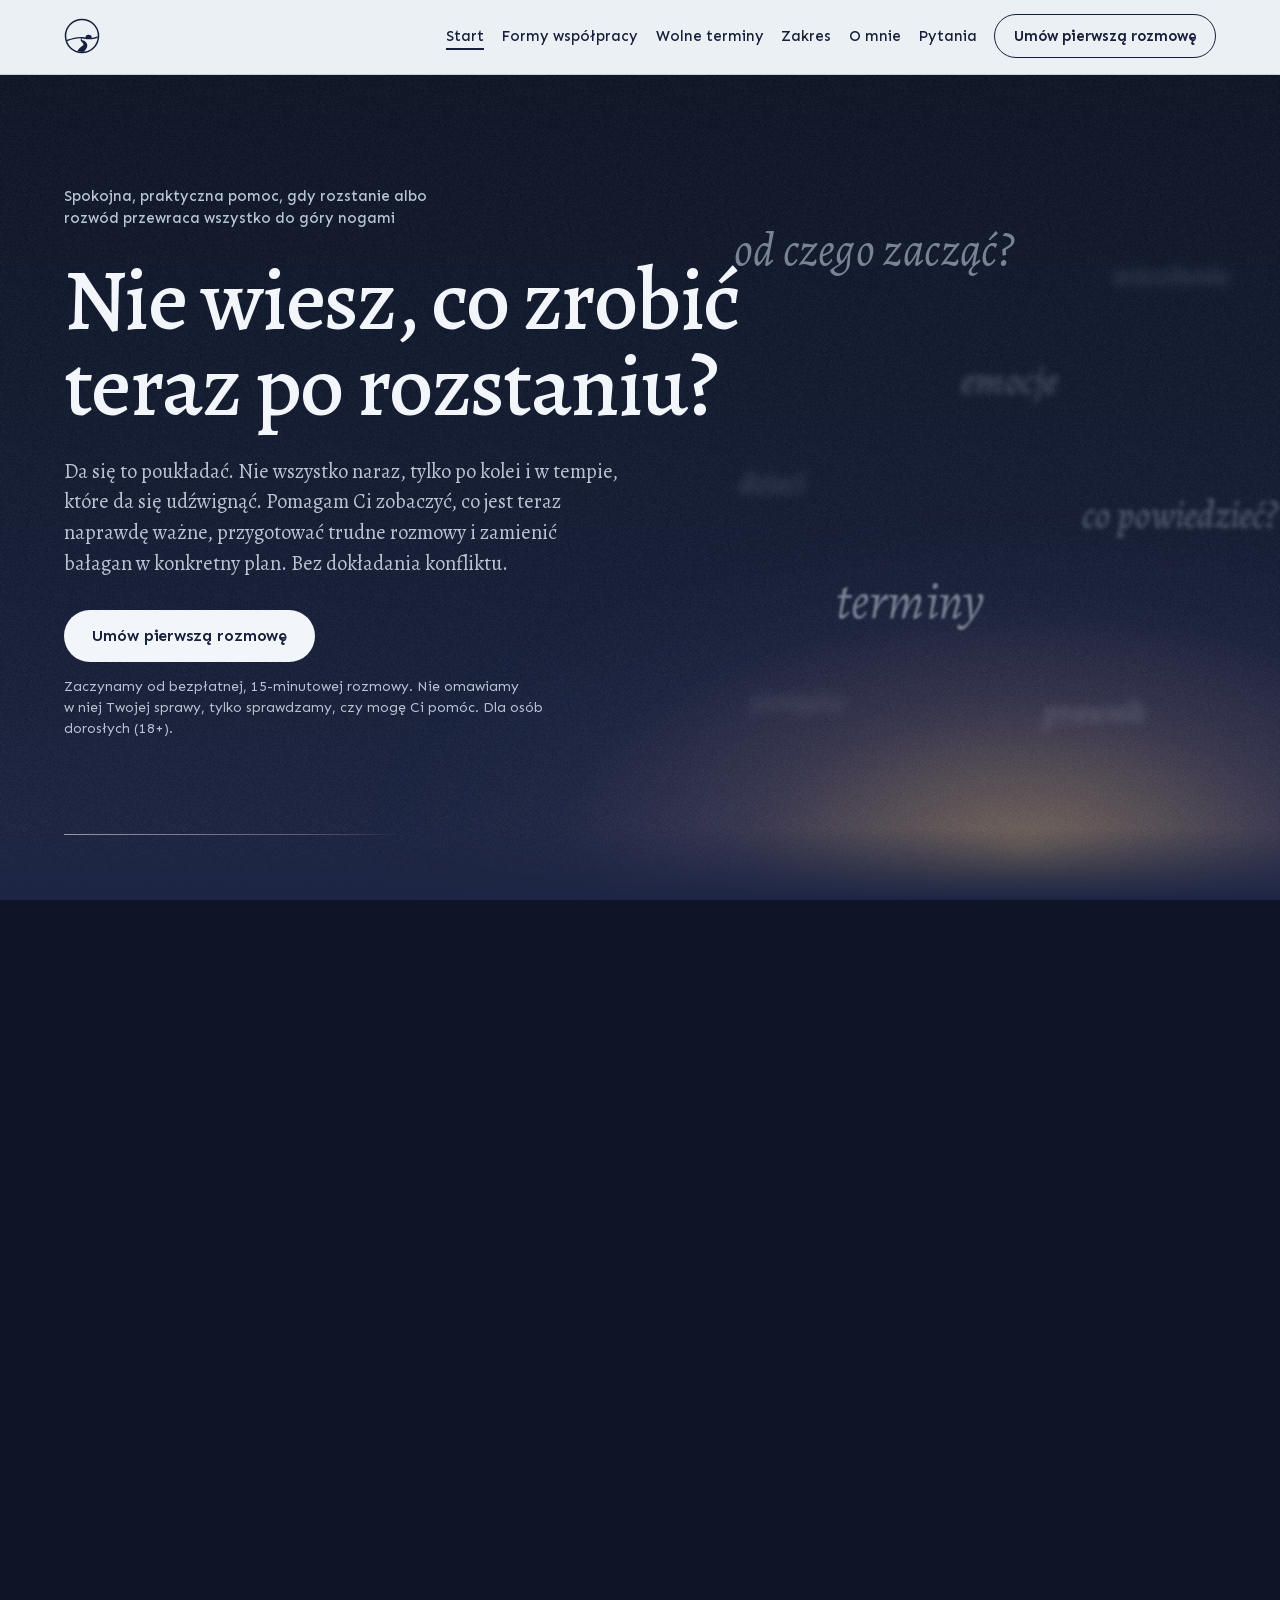
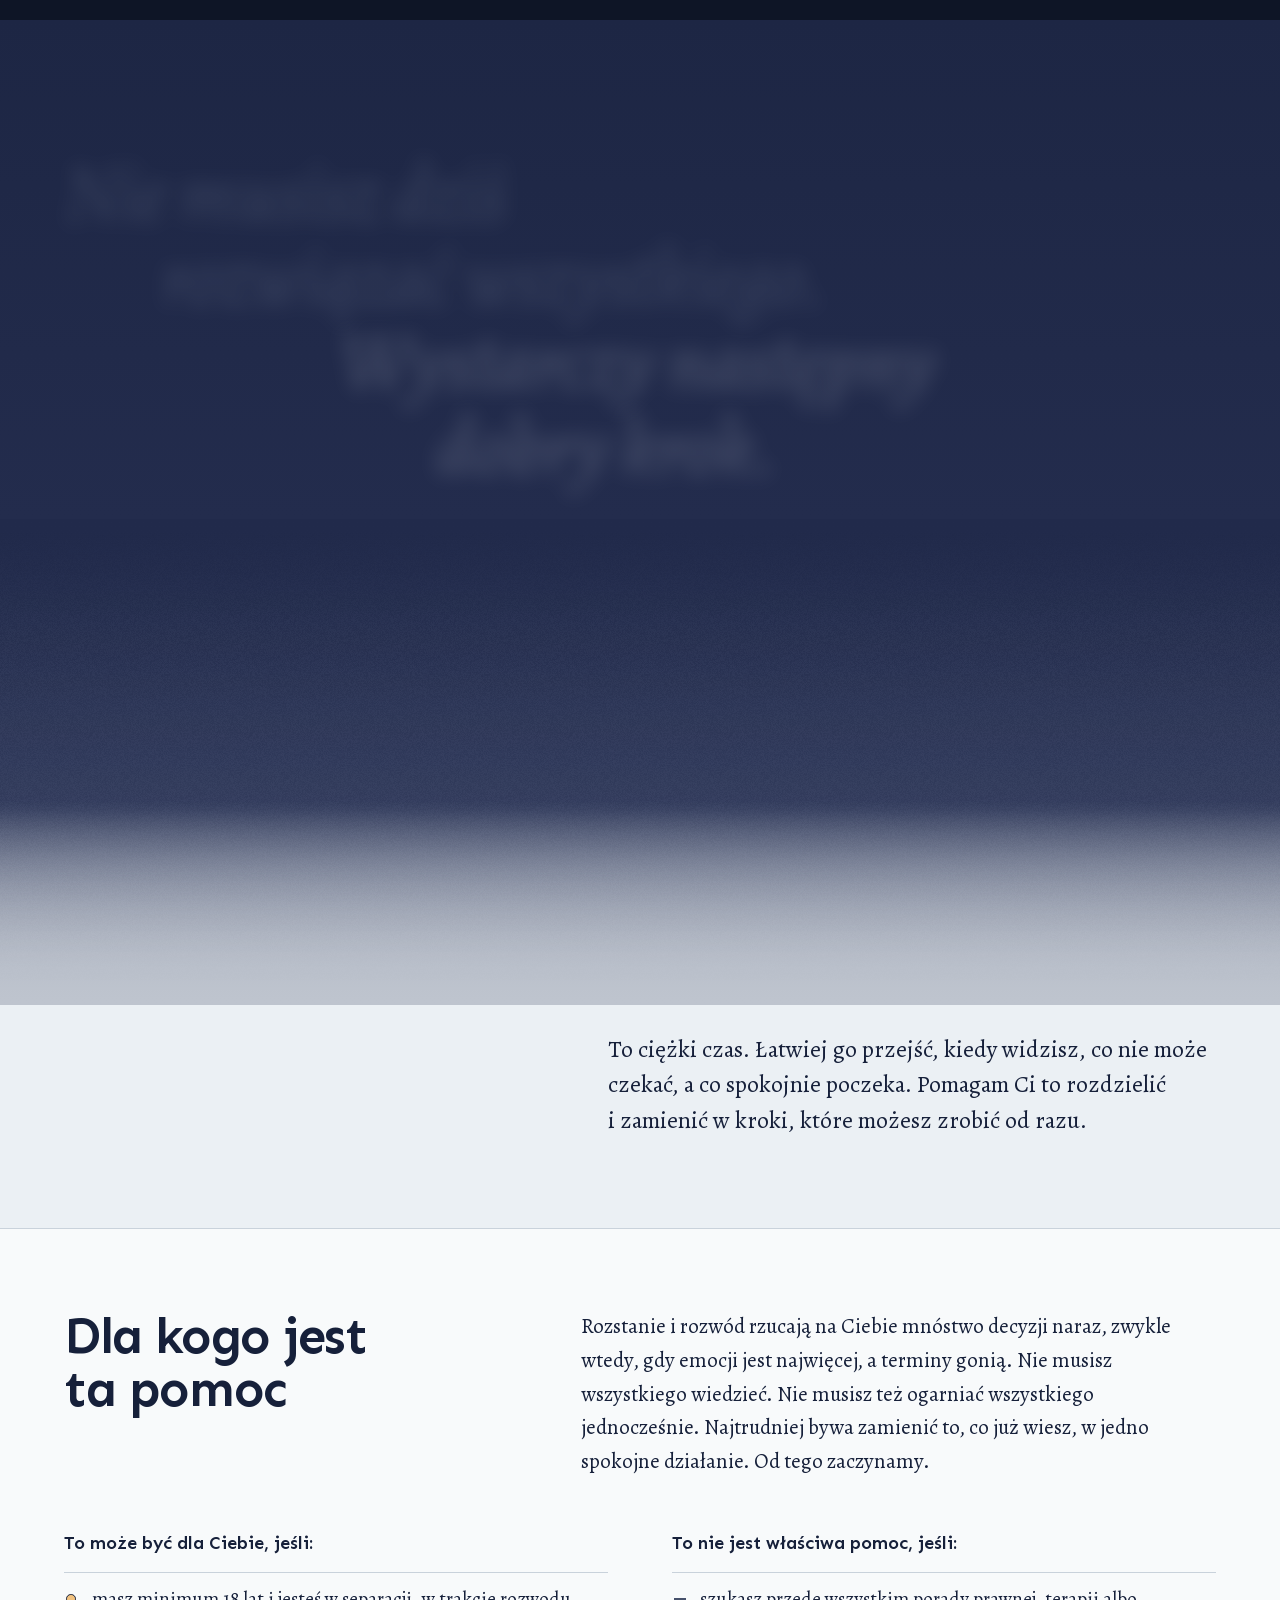
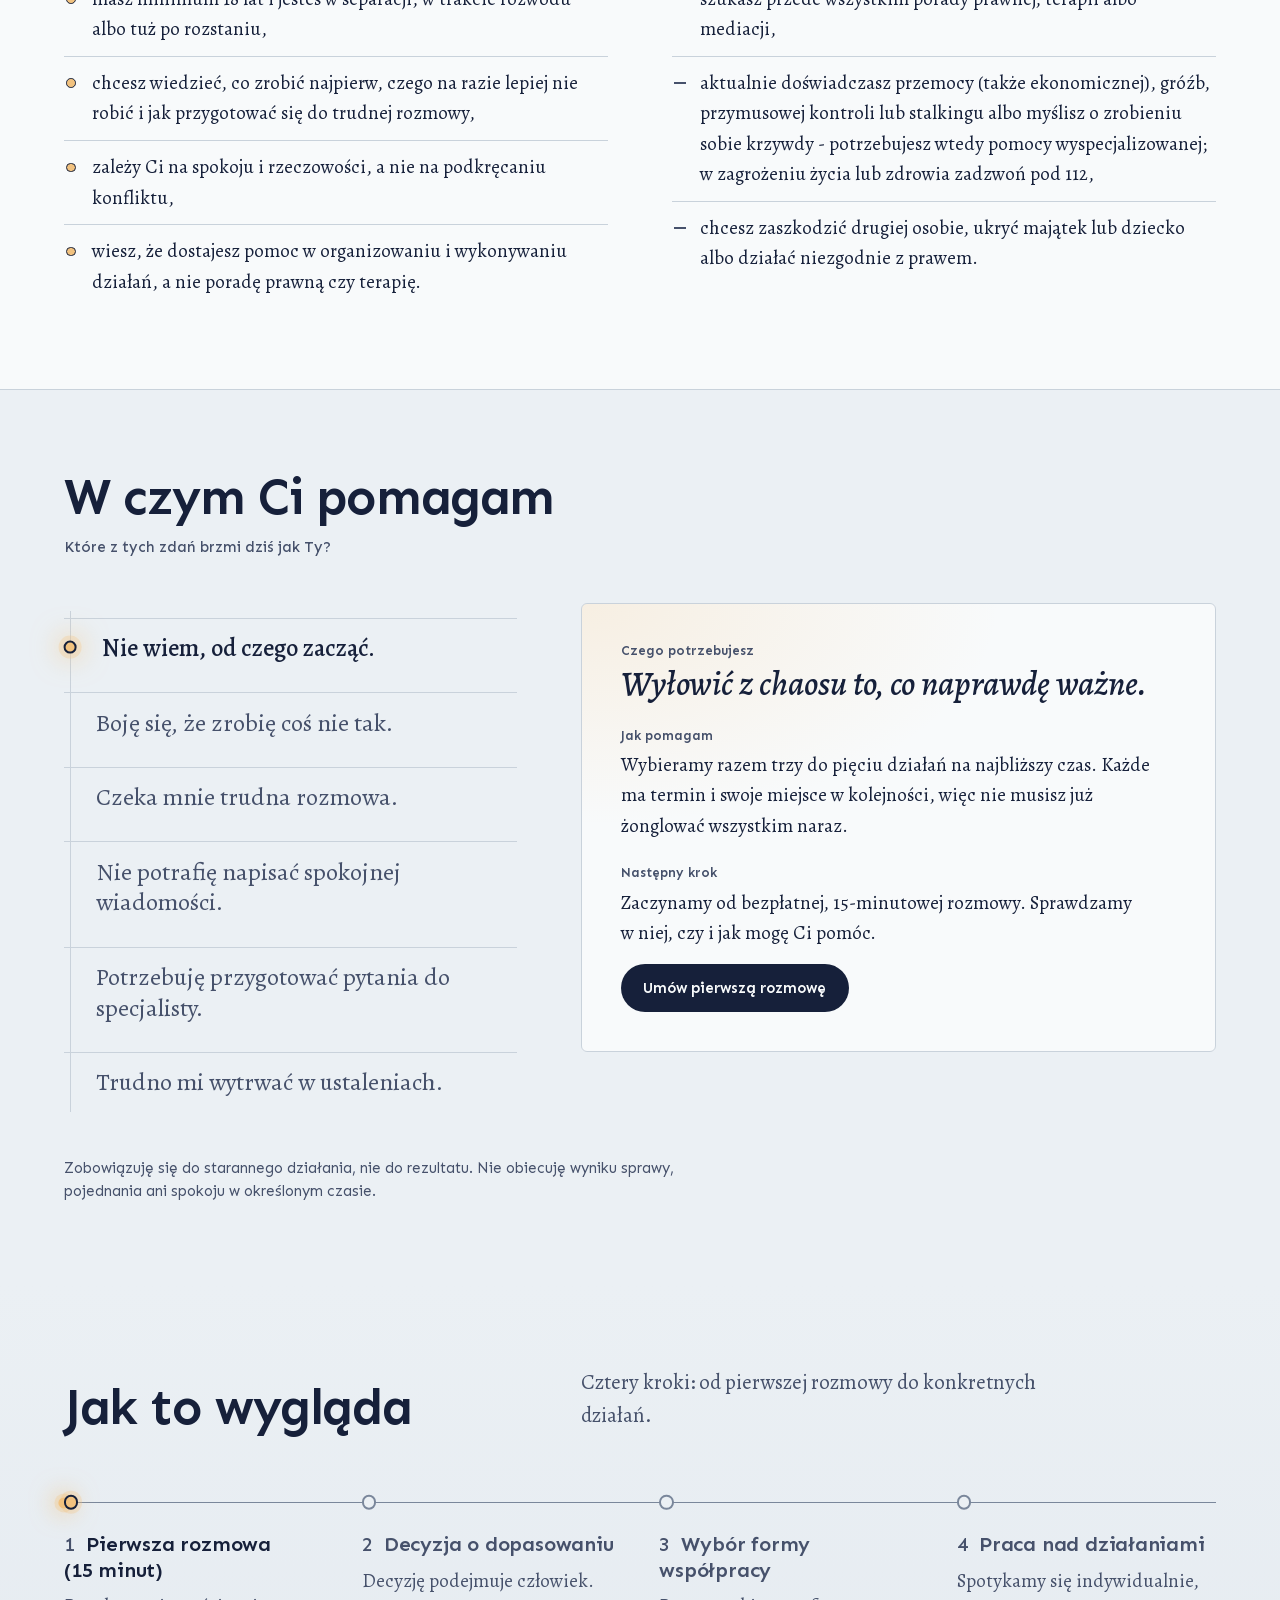
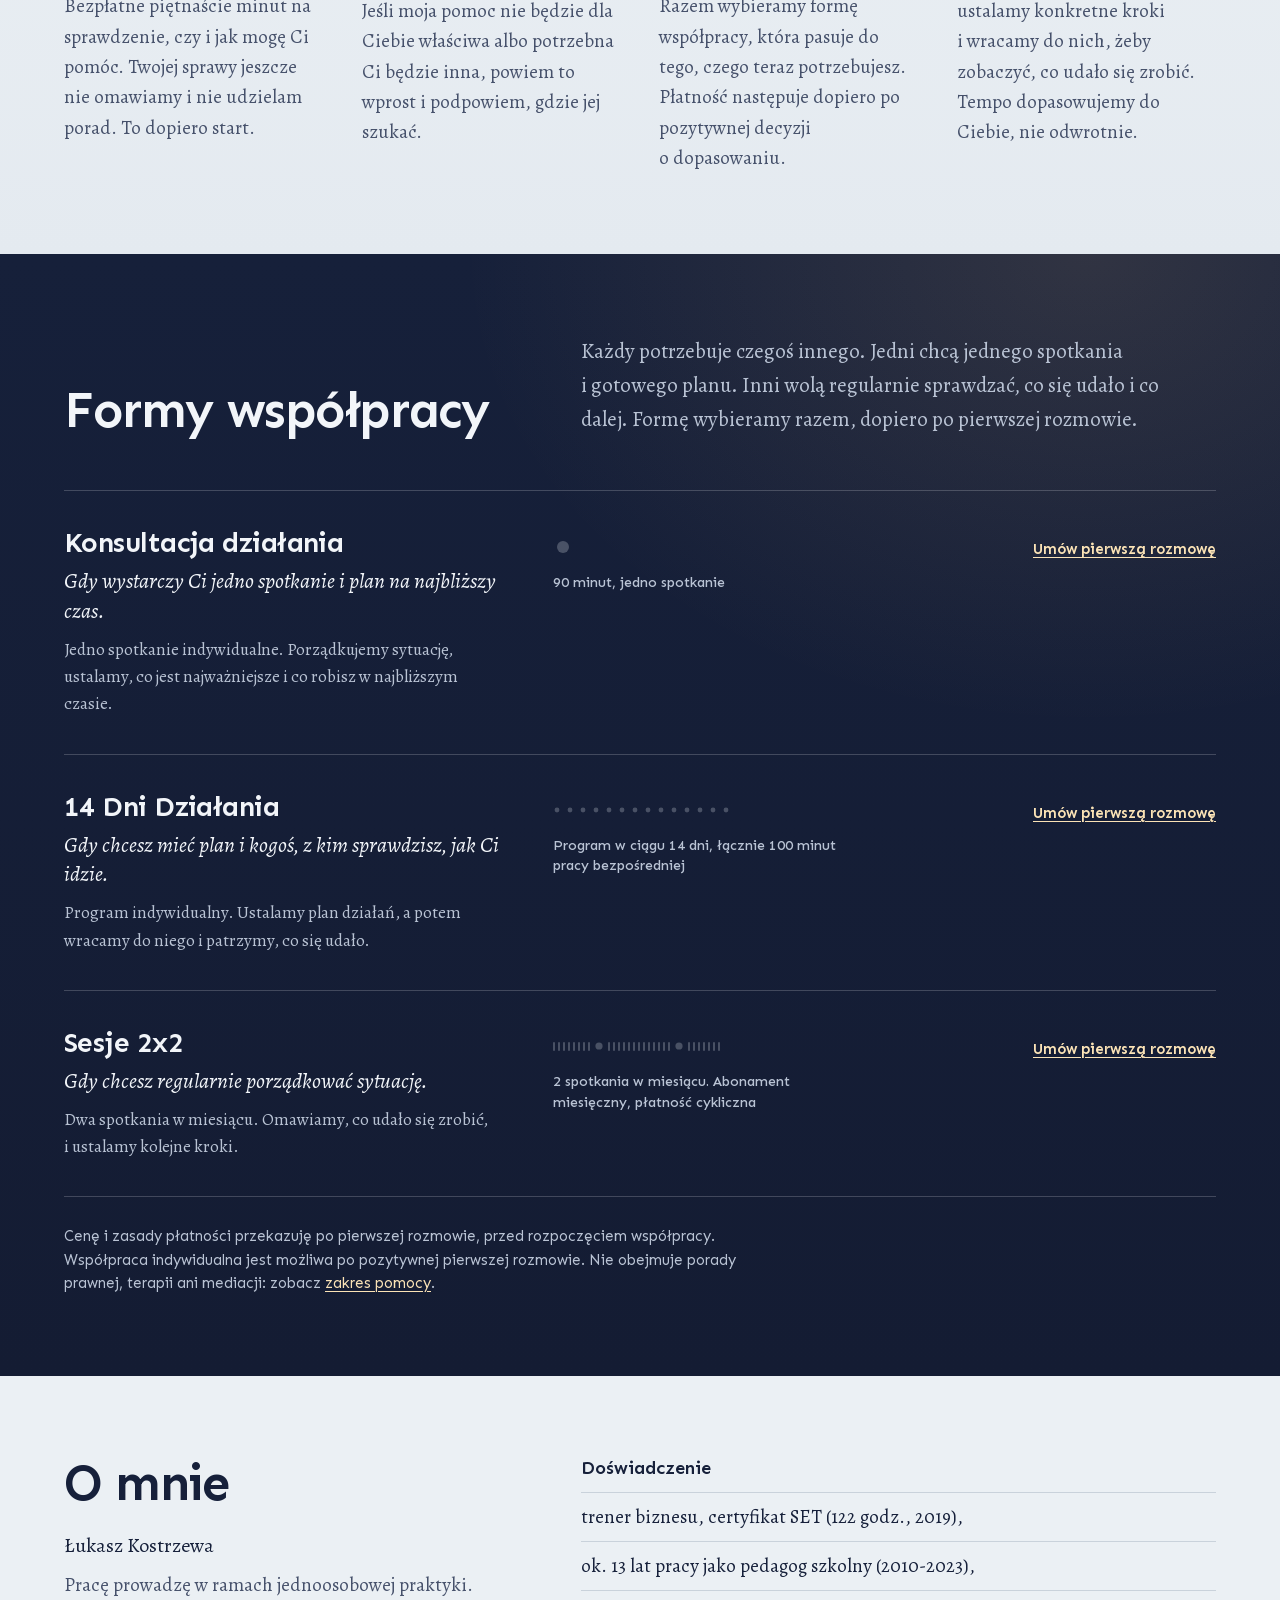
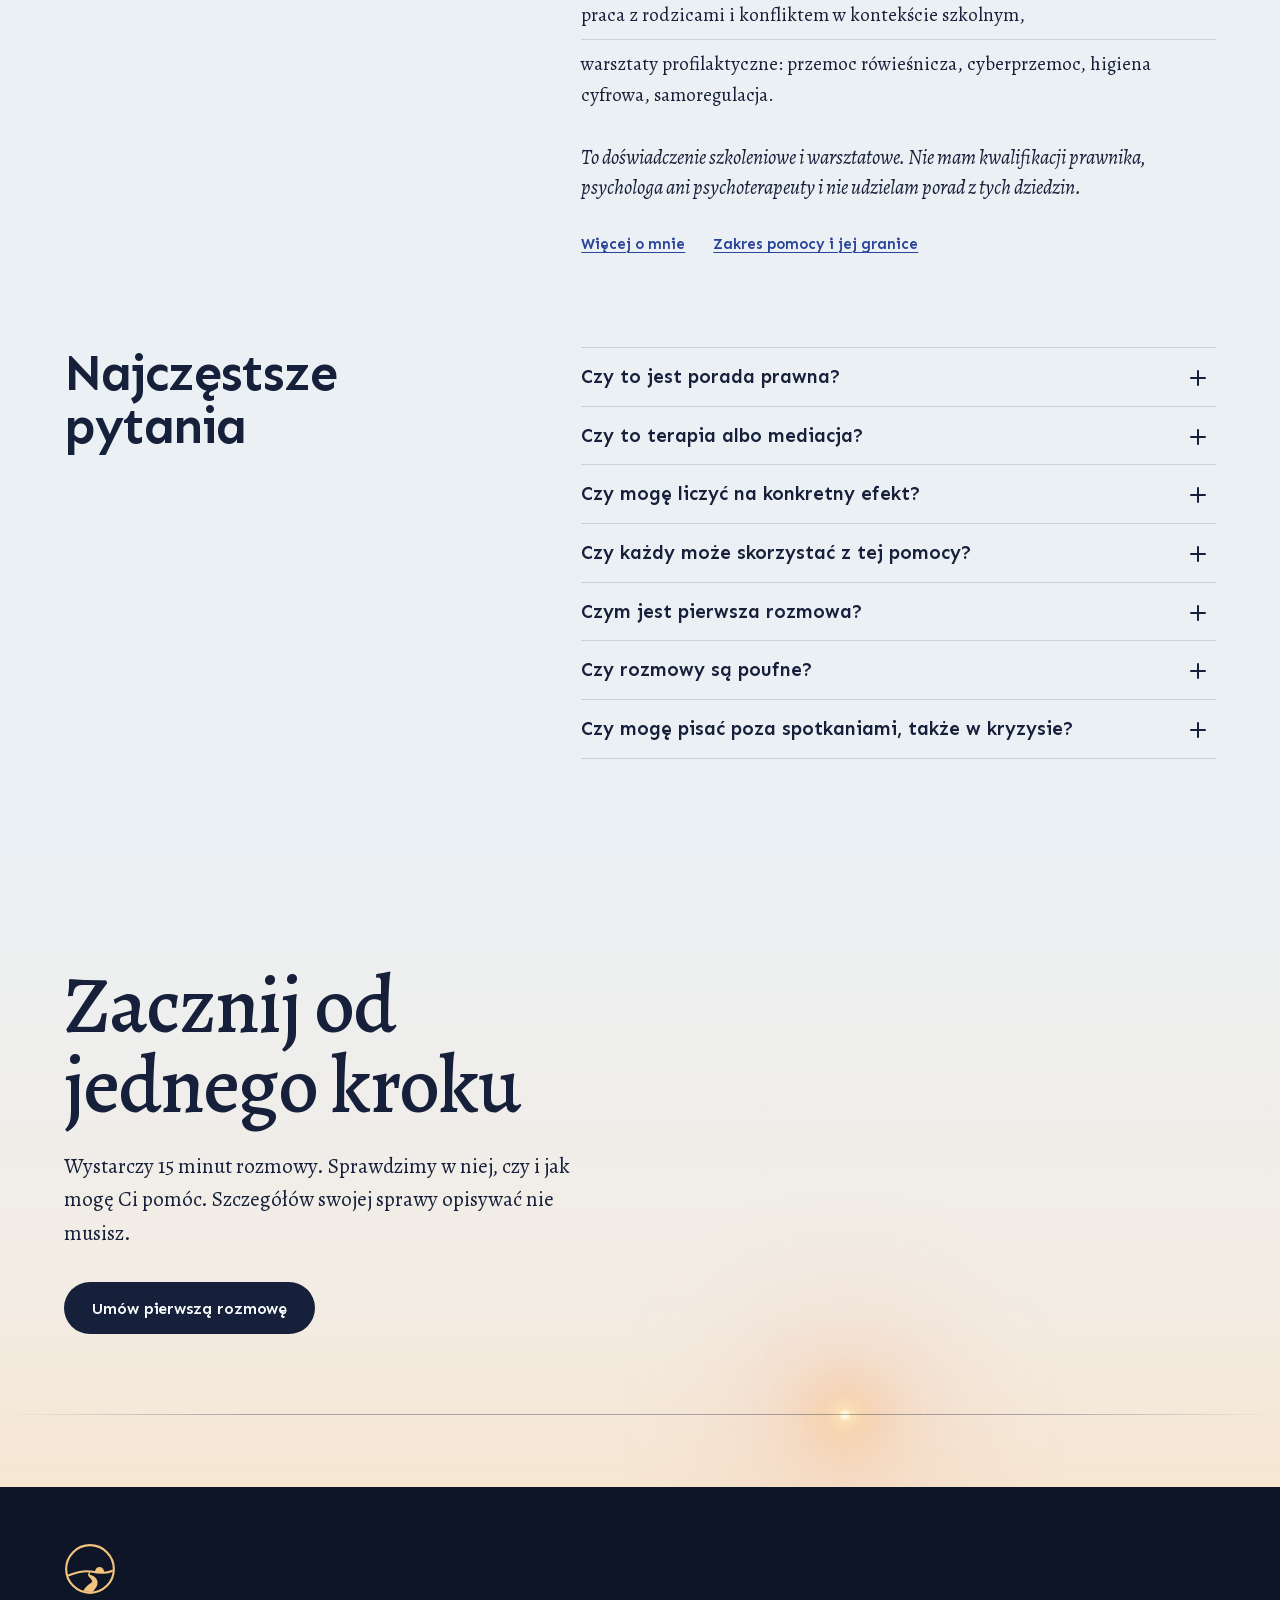
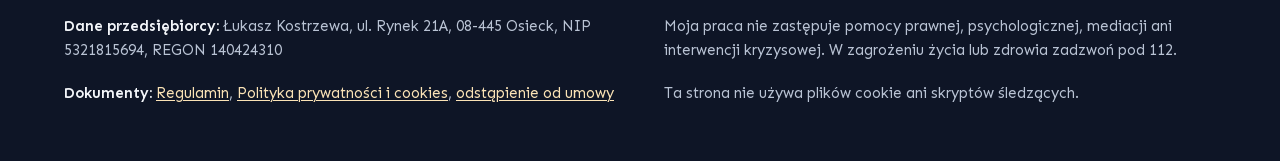
<file: index.html>
<!doctype html>
<!--
  SZKIC STRONY PUBLICZNEJ. NIE PUBLIKOWAĆ przed CLIENT READY (DEC-012).
  Treść pochodzi z Canonu (docs/canon/) z korektami ownera (DECISION_LOG.md, DEC-026); mapowanie: site/README.md.
  Kierunek wizualny: docs/design/EXPERIENCE_DIRECTION.md ("Horyzont").
  Braki do uzupełnienia są oznaczone tekstem "DO UZUPEŁNIENIA" (klasa .todo).
  Przed publikacją usuń meta robots (noindex, nofollow).
-->
<html lang="pl">
<head>
  <meta charset="utf-8">
  <meta name="viewport" content="width=device-width, initial-scale=1">
  <meta http-equiv="Content-Security-Policy" content="default-src 'none'; script-src 'self'; style-src 'self'; img-src 'self'; font-src 'self'; base-uri 'none'; form-action 'none'; media-src 'self'">
  <meta name="referrer" content="no-referrer">
  <meta name="robots" content="noindex, nofollow">
  <meta name="theme-color" content="#0E1526">
  <title>Rzeczowo po rozstaniu | Pomoc w decyzjach i działaniu</title>
  <meta name="description" content="Spokojna, praktyczna pomoc dla dorosłych w separacji, rozwodzie lub po rozstaniu: porządkowanie spraw, trudne rozmowy, konkretne działania. Bez porady prawnej i terapii.">
  <link rel="icon" href="assets/img/favicon.svg" type="image/svg+xml">
  <link rel="preload" href="assets/fonts/alegreya-500.woff2" as="font" type="font/woff2" crossorigin>
  <link rel="preload" href="assets/fonts/alegreya-400.woff2" as="font" type="font/woff2" crossorigin>
  <link rel="preload" href="assets/fonts/sen-var.woff2" as="font" type="font/woff2" crossorigin>
  <link rel="preload" href="assets/fonts/alegreya-400-italic.woff2" as="font" type="font/woff2" crossorigin>
  <link rel="stylesheet" href="assets/css/style.css">
  <script src="assets/js/early.js"></script>
  <script src="assets/js/site.js" defer></script>
</head>
<body class="page-home">
  <a class="skip-link" href="#main">Przejdź do treści</a>

  <div class="topbar" data-topbar>
    <header class="masthead">
      <div class="wrap masthead__inner">
      <p class="brand"><svg xmlns="http://www.w3.org/2000/svg" viewBox="0 0 120 120" class="sygnet" aria-hidden="true" focusable="false"><defs><clipPath id="sg-in-h"><circle cx="60" cy="60" r="53"/></clipPath><clipPath id="sg-up-h"><path d="M-5 80 C 20 72, 40 62, 62 66 S 100 72, 125 58 L125 -5 L-5 -5 Z"/></clipPath></defs><g clip-path="url(#sg-in-h)"><circle cx="82" cy="66" r="10.5" fill="currentColor" clip-path="url(#sg-up-h)"/><path d="M-5 80 C 20 72, 40 62, 62 66 S 100 72, 125 58" fill="none" stroke="currentColor" stroke-width="4.6" stroke-linecap="round"/><path d="M66.1 122.3 L66.0 121.2 L65.8 120.4 L65.8 119.7 L65.7 119.0 L65.7 118.4 L65.8 117.7 L65.8 117.1 L65.9 116.4 L66.1 115.8 L66.3 115.1 L66.5 114.4 L66.8 113.7 L67.1 113.0 L67.5 112.2 L67.9 111.5 L68.4 110.7 L68.9 109.9 L69.4 109.1 L70.0 108.3 L70.5 107.5 L71.1 106.6 L71.8 105.8 L72.4 104.9 L73.0 104.0 L73.6 103.0 L74.3 102.0 L74.9 101.0 L75.4 99.9 L76.0 98.7 L76.5 97.5 L76.9 96.2 L77.2 94.9 L77.4 93.5 L77.5 92.0 L77.5 90.6 L77.3 89.1 L77.0 87.7 L76.5 86.3 L75.9 84.9 L75.2 83.7 L74.6 82.6 L73.9 81.7 L73.2 80.8 L72.4 80.0 L71.7 79.3 L70.9 78.6 L70.2 78.0 L69.4 77.5 L68.7 77.0 L67.9 76.6 L67.2 76.2 L66.5 75.8 L65.8 75.5 L65.2 75.2 L64.6 74.9 L64.0 74.7 L63.4 74.5 L62.9 74.3 L62.4 74.1 L61.9 73.9 L61.5 73.8 L61.2 73.6 L60.8 73.5 L60.5 73.3 L60.3 73.2 L60.1 73.1 L59.9 73.0 L59.7 72.8 L59.5 72.7 L59.4 72.4 L59.3 72.2 L59.2 71.8 L59.2 71.4 L59.2 70.9 L59.3 70.4 L59.4 69.7 L59.7 69.0 L60.0 68.3 L60.4 67.5 L60.9 66.6 L59.1 65.4 L58.5 66.3 L57.9 67.1 L57.4 67.9 L57.0 68.6 L56.6 69.4 L56.2 70.1 L56.0 70.8 L55.8 71.4 L55.6 72.1 L55.6 72.8 L55.6 73.5 L55.7 74.2 L55.8 74.9 L56.1 75.6 L56.4 76.2 L56.7 76.8 L57.1 77.3 L57.5 77.8 L57.9 78.3 L58.3 78.8 L58.7 79.3 L59.2 79.7 L59.6 80.2 L60.1 80.6 L60.5 81.1 L60.9 81.5 L61.3 81.9 L61.7 82.4 L62.1 82.8 L62.5 83.3 L62.8 83.7 L63.1 84.2 L63.4 84.7 L63.7 85.2 L63.9 85.7 L64.1 86.2 L64.3 86.7 L64.5 87.2 L64.7 87.8 L64.8 88.3 L64.9 89.0 L64.9 89.5 L64.8 89.9 L64.7 90.1 L64.6 90.3 L64.4 90.5 L64.2 90.6 L64.1 90.7 L63.8 90.9 L63.6 91.1 L63.3 91.3 L62.9 91.6 L62.5 91.9 L62.0 92.2 L61.5 92.6 L60.9 93.1 L60.2 93.6 L59.5 94.1 L58.8 94.7 L58.0 95.3 L57.1 95.9 L56.2 96.6 L55.3 97.3 L54.3 98.2 L53.4 99.0 L52.4 99.9 L51.4 100.9 L50.4 102.0 L49.4 103.2 L48.4 104.4 L47.5 105.8 L46.5 107.2 L45.7 108.7 L44.9 110.4 L44.1 112.1 L43.5 113.9 L42.9 115.8 L42.5 117.8 L42.1 119.9 L41.9 121.7 Z" fill="currentColor"/></g><circle cx="60" cy="60" r="55" fill="none" stroke="currentColor" stroke-width="5.0"/></svg><span class="vh">Łukasz Kostrzewa</span></p>
      <p class="where" aria-hidden="true" data-where></p>
      <button class="menu-btn" type="button" aria-expanded="false" aria-controls="site-nav" data-menu><span class="menu-btn__icon" aria-hidden="true"></span>Menu</button>
      <nav id="site-nav" class="nav" aria-label="Nawigacja po stronie">
        <ul role="list">
          <li><a href="index.html" aria-current="page">Start</a></li>
          <li><a href="formy-wspolpracy.html">Formy współpracy</a></li>
          <li><a href="wolne-terminy.html">Wolne terminy</a></li>
          <li><a href="zakres.html">Zakres</a></li>
          <li><a href="o-mnie.html">O mnie</a></li>
          <li><a href="pytania.html">Pytania</a></li>
          <li class="nav__cta"><a href="kontakt.html">Umów pierwszą rozmowę</a></li>
        </ul>
      </nav>
      </div>
    </header>
    <div class="topbar__progress" aria-hidden="true"></div>
  </div>

  <main id="main">

    <div class="scene" data-hero-pin data-tone="night">
      <section class="hero" aria-labelledby="tytul-hero" data-hero data-where-label="Start">
        <div class="hero__sky" aria-hidden="true"><span class="hero__glow"></span></div>
        <div class="wrap hero__inner">
          <div class="hero__copy">
            <p class="hero__descriptor">Spokojna, praktyczna pomoc, gdy rozstanie albo rozwód przewraca wszystko do góry nogami</p>
            <h1 id="tytul-hero" class="hero__title">Nie wiesz, co zrobić teraz po rozstaniu?</h1>
            <p class="hero__lead">Da się to poukładać. Nie wszystko naraz, tylko po kolei i w tempie, które da się udźwignąć. Pomagam Ci zobaczyć, co jest teraz naprawdę ważne, przygotować trudne rozmowy i zamienić bałagan w konkretny plan. Bez dokładania konfliktu.</p>
            <p class="hero__action"><a class="button button--light magnetic" href="kontakt.html">Umów pierwszą rozmowę</a></p>
            <p class="hero__fit">Zaczynamy od bezpłatnej, 15-minutowej rozmowy. Nie omawiamy w niej Twojej sprawy, tylko sprawdzamy, czy mogę Ci pomóc. Dla osób dorosłych (18+).</p>
          </div>
        </div>
        <div class="plan" aria-hidden="true" data-chaos>
          <div class="wrap plan__inner">
            <span class="plan__line"></span>
            <ul class="mist" role="list">
            <li class="mist__w m1">od czego zacząć?</li>
            <li class="mist__w m2">emocje</li>
            <li class="mist__w m3">dzieci</li>
            <li class="mist__w m4">terminy</li>
            <li class="mist__w m5">mieszkanie</li>
            <li class="mist__w m6">pieniądze</li>
            <li class="mist__w m7">co powiedzieć?</li>
            <li class="mist__w m8">prawnik</li>
            </ul>
            <p class="plan__cap">Jedno po drugim.</p>
          </div>
        </div>
      </section>
    </div>

    <section class="dawn" aria-labelledby="tytul-dawn" data-dawn data-where-label="Następny krok">
      <div class="dawn__night" data-tone="night">
        <div class="wrap">
          <h2 id="tytul-dawn" class="dawn__title" data-reveal>
            <span class="dawn__line">Nie musisz dziś</span>
            <span class="dawn__line">rozwiązać wszystkiego.</span>
            <span class="dawn__line dawn__line--lit">Wystarczy następny</span>
            <span class="dawn__line dawn__line--lit">dobry krok.</span>
          </h2>
        </div>
      </div>
      <div class="sunrise" aria-hidden="true" data-tone="night" data-tone-end="0.6">
        <picture class="sunrise__photo">
          <source media="(max-width: 47.99em)" type="image/avif" srcset="assets/img/sunrise-m.avif">
          <source media="(max-width: 47.99em)" type="image/webp" srcset="assets/img/sunrise-m.webp">
          <source type="image/avif" srcset="assets/img/sunrise.avif">
          <source type="image/webp" srcset="assets/img/sunrise.webp">
          <img src="assets/img/sunrise.webp" alt="" width="2560" height="1086" loading="lazy" decoding="async">
        </picture>
        <video class="sunrise__video" muted playsinline preload="none" disablepictureinpicture disableremoteplayback aria-hidden="true" width="1280" height="720" data-src="assets/video/sunrise-video.mp4" data-poster="assets/img/sunrise-video-poster.webp"></video>
        <span class="sunrise__grain"></span>
      </div>
      <div class="dawn__day">
        <div class="wrap">
          <p class="dawn__lead">To ciężki czas. Łatwiej go przejść, kiedy widzisz, co nie może czekać, a co spokojnie poczeka. Pomagam Ci to rozdzielić i zamienić w kroki, które możesz zrobić od razu.</p>
        </div>
      </div>
    </section>

    <section id="dla-kogo" class="fit" aria-labelledby="tytul-dla-kogo" data-where-label="Dla kogo">
      <div class="wrap">
        <div class="fit__head">
          <h2 id="tytul-dla-kogo" class="h2">Dla kogo jest ta pomoc</h2>
          <p class="fit__lead">Rozstanie i rozwód rzucają na Ciebie mnóstwo decyzji naraz, zwykle wtedy, gdy emocji jest najwięcej, a terminy gonią. Nie musisz wszystkiego wiedzieć. Nie musisz też ogarniać wszystkiego jednocześnie. Najtrudniej bywa zamienić to, co już wiesz, w jedno spokojne działanie. Od tego zaczynamy.</p>
        </div>
        <div class="fit__cols">
          <div class="fit__col fit__col--yes">
            <h3 class="fit__h3">To może być dla Ciebie, jeśli:</h3>
            <ul class="fit__list" role="list">
              <li>masz minimum 18 lat i jesteś w separacji, w trakcie rozwodu albo tuż po rozstaniu,</li>
              <li>chcesz wiedzieć, co zrobić najpierw, czego na razie lepiej nie robić i jak przygotować się do trudnej rozmowy,</li>
              <li>zależy Ci na spokoju i rzeczowości, a nie na podkręcaniu konfliktu,</li>
              <li>wiesz, że dostajesz pomoc w organizowaniu i wykonywaniu działań, a nie poradę prawną czy terapię.</li>
            </ul>
          </div>
          <div class="fit__col fit__col--no">
            <h3 class="fit__h3">To nie jest właściwa pomoc, jeśli:</h3>
            <ul class="fit__list" role="list">
              <li>szukasz przede wszystkim porady prawnej, terapii albo mediacji,</li>
              <li>aktualnie doświadczasz przemocy (także ekonomicznej), gróźb, przymusowej kontroli lub stalkingu albo myślisz o zrobieniu sobie krzywdy - potrzebujesz wtedy pomocy wyspecjalizowanej; w zagrożeniu życia lub zdrowia zadzwoń pod 112,</li>
              <li>chcesz zaszkodzić drugiej osobie, ukryć majątek lub dziecko albo działać niezgodnie z prawem.</li>
            </ul>
          </div>
        </div>
      </div>
    </section>

    <section id="w-czym-pomagam" class="choose" aria-labelledby="tytul-w-czym" data-where-label="W czym Ci pomagam">
      <div class="wrap">
        <div class="choose__head">
          <h2 id="tytul-w-czym" class="h2">W czym Ci pomagam</h2>
          <p class="choose__hint">Które z tych zdań brzmi dziś jak Ty?</p>
        </div>
        <ul class="choose__list" role="list" data-select data-light>
          <li class="choose__rail" aria-hidden="true"><span class="choose__light"></span></li>
          <li class="choose__item">
            <h3 class="choose__q"><button type="button" class="choose__btn" id="pomoc-b1" aria-expanded="true" aria-controls="pomoc-1">Nie wiem, od czego zacząć.</button></h3>
            <div class="choose__panel" id="pomoc-1" role="region" aria-labelledby="pomoc-b1">
              <p class="choose__label">Czego potrzebujesz</p>
              <p class="choose__need">Wyłowić z chaosu to, co naprawdę ważne.</p>
              <p class="choose__label">Jak pomagam</p>
              <p class="choose__how">Wybieramy razem trzy do pięciu działań na najbliższy czas. Każde ma termin i swoje miejsce w kolejności, więc nie musisz już żonglować wszystkim naraz.</p>
              <p class="choose__label">Następny krok</p>
              <p class="choose__next">Zaczynamy od bezpłatnej, 15-minutowej rozmowy. Sprawdzamy w niej, czy i jak mogę Ci pomóc. <a class="choose__link" href="kontakt.html">Umów pierwszą rozmowę</a></p>
            </div>
          </li>
          <li class="choose__item">
            <h3 class="choose__q"><button type="button" class="choose__btn" id="pomoc-b2" aria-expanded="true" aria-controls="pomoc-2">Boję się, że zrobię coś nie tak.</button></h3>
            <div class="choose__panel" id="pomoc-2" role="region" aria-labelledby="pomoc-b2">
              <p class="choose__label">Czego potrzebujesz</p>
              <p class="choose__need">Wiedzieć, czego na razie lepiej nie robić.</p>
              <p class="choose__label">Jak pomagam</p>
              <p class="choose__how">Dostajesz krótką listę rzeczy, których lepiej na razie nie robić w rozmowach i codziennych decyzjach. Skutki prawne omawiasz z prawnikiem. Łatwiej ruszyć do przodu, gdy wiesz, czego nie ruszać.</p>
              <p class="choose__label">Następny krok</p>
              <p class="choose__next">Zaczynamy od bezpłatnej, 15-minutowej rozmowy. Sprawdzamy w niej, czy i jak mogę Ci pomóc. <a class="choose__link" href="kontakt.html">Umów pierwszą rozmowę</a></p>
            </div>
          </li>
          <li class="choose__item">
            <h3 class="choose__q"><button type="button" class="choose__btn" id="pomoc-b3" aria-expanded="true" aria-controls="pomoc-3">Czeka mnie trudna rozmowa.</button></h3>
            <div class="choose__panel" id="pomoc-3" role="region" aria-labelledby="pomoc-b3">
              <p class="choose__label">Czego potrzebujesz</p>
              <p class="choose__need">Wejść w rozmowę z planem.</p>
              <p class="choose__label">Jak pomagam</p>
              <p class="choose__how">Ustalamy, czego naprawdę chcesz od tej rozmowy. Potem szukamy słów, które pozwolą Ci to powiedzieć spokojnie i rzeczowo.</p>
              <p class="choose__label">Następny krok</p>
              <p class="choose__next">Zaczynamy od bezpłatnej, 15-minutowej rozmowy. Sprawdzamy w niej, czy i jak mogę Ci pomóc. <a class="choose__link" href="kontakt.html">Umów pierwszą rozmowę</a></p>
            </div>
          </li>
          <li class="choose__item">
            <h3 class="choose__q"><button type="button" class="choose__btn" id="pomoc-b4" aria-expanded="true" aria-controls="pomoc-4">Nie potrafię napisać spokojnej wiadomości.</button></h3>
            <div class="choose__panel" id="pomoc-4" role="region" aria-labelledby="pomoc-b4">
              <p class="choose__label">Czego potrzebujesz</p>
              <p class="choose__need">Spokojne słowa w trudnej wiadomości.</p>
              <p class="choose__label">Jak pomagam</p>
              <p class="choose__how">Razem układamy wiadomość albo rozmowę tak, żeby spokojnie powiedzieć, co trzeba.</p>
              <p class="choose__label">Następny krok</p>
              <p class="choose__next">Zaczynamy od bezpłatnej, 15-minutowej rozmowy. Sprawdzamy w niej, czy i jak mogę Ci pomóc. <a class="choose__link" href="kontakt.html">Umów pierwszą rozmowę</a></p>
            </div>
          </li>
          <li class="choose__item">
            <h3 class="choose__q"><button type="button" class="choose__btn" id="pomoc-b5" aria-expanded="true" aria-controls="pomoc-5">Potrzebuję przygotować pytania do specjalisty.</button></h3>
            <div class="choose__panel" id="pomoc-5" role="region" aria-labelledby="pomoc-b5">
              <p class="choose__label">Czego potrzebujesz</p>
              <p class="choose__need">Wizyta u specjalisty, po której wiesz więcej.</p>
              <p class="choose__label">Jak pomagam</p>
              <p class="choose__how">Zbieramy Twoje pytania do prawnika lub innego specjalisty i układamy je w kolejności. Na spotkanie przychodzisz z listą, a nie z mętlikiem w głowie.</p>
              <p class="choose__label">Następny krok</p>
              <p class="choose__next">Zaczynamy od bezpłatnej, 15-minutowej rozmowy. Sprawdzamy w niej, czy i jak mogę Ci pomóc. <a class="choose__link" href="kontakt.html">Umów pierwszą rozmowę</a></p>
            </div>
          </li>
          <li class="choose__item">
            <h3 class="choose__q"><button type="button" class="choose__btn" id="pomoc-b6" aria-expanded="true" aria-controls="pomoc-6">Trudno mi wytrwać w ustaleniach.</button></h3>
            <div class="choose__panel" id="pomoc-6" role="region" aria-labelledby="pomoc-b6">
              <p class="choose__label">Czego potrzebujesz</p>
              <p class="choose__need">Utrzymać kierunek, nawet gdy sił brakuje.</p>
              <p class="choose__label">Jak pomagam</p>
              <p class="choose__how">Wracamy do ustaleń, sprawdzamy, co się udało, i wyznaczamy kolejny krok. Każdy zrobiony krok się liczy, nawet ten mały.</p>
              <p class="choose__label">Następny krok</p>
              <p class="choose__next">Zaczynamy od bezpłatnej, 15-minutowej rozmowy. Sprawdzamy w niej, czy i jak mogę Ci pomóc. <a class="choose__link" href="kontakt.html">Umów pierwszą rozmowę</a></p>
            </div>
          </li>
        </ul>
        <p class="choose__caveat">Zobowiązuję się do starannego działania, nie do rezultatu. Nie obiecuję wyniku sprawy, pojednania ani spokoju w określonym czasie.</p>
      </div>
    </section>

    <section id="jak-to-wyglada" class="path" aria-labelledby="tytul-jak" data-where-label="Jak to wygląda">
      <div class="wrap">
        <div class="path__head">
          <h2 id="tytul-jak" class="h2">Jak to wygląda</h2>
          <p class="path__lead">Cztery kroki: od pierwszej rozmowy do konkretnych działań.</p>
        </div>
        <div class="path__track" data-path>
          <div class="path__rail" aria-hidden="true"><span class="path__fill"></span><span class="path__light"></span></div>
          <ol class="path__steps" role="list">
            <li class="path__step">
              <span class="path__dot" aria-hidden="true"></span>
              <h3 class="path__title"><span class="path__n" aria-hidden="true">1</span> Pierwsza rozmowa (15 minut)</h3>
              <p>Bezpłatne piętnaście minut na sprawdzenie, czy i jak mogę Ci pomóc. Twojej sprawy jeszcze nie omawiamy i nie udzielam porad. To dopiero start.</p>
            </li>
            <li class="path__step">
              <span class="path__dot" aria-hidden="true"></span>
              <h3 class="path__title"><span class="path__n" aria-hidden="true">2</span> Decyzja o dopasowaniu</h3>
              <p>Decyzję podejmuje człowiek. Jeśli moja pomoc nie będzie dla Ciebie właściwa albo potrzebna Ci będzie inna, powiem to wprost i podpowiem, gdzie jej szukać.</p>
            </li>
            <li class="path__step">
              <span class="path__dot" aria-hidden="true"></span>
              <h3 class="path__title"><span class="path__n" aria-hidden="true">3</span> Wybór formy współpracy</h3>
              <p>Razem wybieramy formę współpracy, która pasuje do tego, czego teraz potrzebujesz. Płatność następuje dopiero po pozytywnej decyzji o dopasowaniu.</p>
            </li>
            <li class="path__step">
              <span class="path__dot" aria-hidden="true"></span>
              <h3 class="path__title"><span class="path__n" aria-hidden="true">4</span> Praca nad działaniami</h3>
              <p>Spotykamy się indywidualnie, ustalamy konkretne kroki i wracamy do nich, żeby zobaczyć, co udało się zrobić. Tempo dopasowujemy do Ciebie, nie odwrotnie.</p>
            </li>
          </ol>
        </div>
      </div>
    </section>

    <section id="formy" class="forms" data-tone="night" aria-labelledby="tytul-formy" data-where-label="Formy współpracy">
      <div class="wrap">
        <div class="forms__head">
          <h2 id="tytul-formy" class="h2">Formy współpracy</h2>
          <p class="forms__lead">Każdy potrzebuje czegoś innego. Jedni chcą jednego spotkania i gotowego planu. Inni wolą regularnie sprawdzać, co się udało i co dalej. Formę wybieramy razem, dopiero po pierwszej rozmowie.</p>
        </div>
        <ul class="forms__list" role="list">
          <li class="form" data-time>
            <div class="form__what">
              <h3 class="form__name">Konsultacja działania</h3>
              <p class="form__who">Gdy wystarczy Ci jedno spotkanie i plan na najbliższy czas.</p>
              <p class="form__desc">Jedno spotkanie indywidualne. Porządkujemy sytuację, ustalamy, co jest najważniejsze i co robisz w najbliższym czasie.</p>
            </div>
            <div class="form__time">
              <span class="time time--one" aria-hidden="true"><i class="is-meet"></i></span>
              <p class="form__dur">90 minut, jedno spotkanie</p>
            </div>
            <div class="form__price">
              <p class="form__next"><a href="kontakt.html">Umów pierwszą rozmowę</a></p>
            </div>
          </li>
          <li class="form" data-time>
            <div class="form__what">
              <h3 class="form__name">14 Dni Działania</h3>
              <p class="form__who">Gdy chcesz mieć plan i kogoś, z kim sprawdzisz, jak Ci idzie.</p>
              <p class="form__desc">Program indywidualny. Ustalamy plan działań, a potem wracamy do niego i patrzymy, co się udało.</p>
            </div>
            <div class="form__time">
              <span class="time time--days" aria-hidden="true"><i></i><i></i><i></i><i></i><i></i><i></i><i></i><i></i><i></i><i></i><i></i><i></i><i></i><i></i></span>
              <p class="form__dur">Program w ciągu 14 dni, łącznie 100 minut pracy bezpośredniej</p>
            </div>
            <div class="form__price">
              <p class="form__next"><a href="kontakt.html">Umów pierwszą rozmowę</a></p>
            </div>
          </li>
          <li class="form" data-time>
            <div class="form__what">
              <h3 class="form__name">Sesje 2x2</h3>
              <p class="form__who">Gdy chcesz regularnie porządkować sytuację.</p>
              <p class="form__desc">Dwa spotkania w miesiącu. Omawiamy, co udało się zrobić, i ustalamy kolejne kroki.</p>
            </div>
            <div class="form__time">
              <span class="time time--month" aria-hidden="true"><i></i><i></i><i></i><i></i><i></i><i></i><i></i><i></i><i class="is-meet"></i><i></i><i></i><i></i><i></i><i></i><i></i><i></i><i></i><i></i><i></i><i></i><i></i><i></i><i class="is-meet"></i><i></i><i></i><i></i><i></i><i></i><i></i><i></i></span>
              <p class="form__dur">2 spotkania w miesiącu. Abonament miesięczny, płatność cykliczna</p>
            </div>
            <div class="form__price">
              <p class="form__next"><a href="kontakt.html">Umów pierwszą rozmowę</a></p>
            </div>
          </li>
        </ul>
        <p class="forms__note">Cenę i zasady płatności przekazuję po pierwszej rozmowie, przed rozpoczęciem współpracy. Współpraca indywidualna jest możliwa po pozytywnej pierwszej rozmowie. Nie obejmuje porady prawnej, terapii ani mediacji: zobacz <a href="zakres.html">zakres pomocy</a>.</p>
      </div>
    </section>

    <section id="o-mnie" class="who" aria-labelledby="tytul-kto" data-where-label="O mnie">
      <div class="wrap who__grid">
        <div class="who__id">
          <h2 id="tytul-kto" class="h2">O mnie</h2>
          <p class="who__name">Łukasz Kostrzewa</p>
          <p class="who__practice">Pracę prowadzę w ramach jednoosobowej praktyki.</p>
        </div>
        <div class="who__facts">
          <h3 class="who__h3">Doświadczenie</h3>
          <ul class="who__list" role="list">
            <li>trener biznesu, certyfikat SET <span class="nowrap">(122 godz., 2019)</span>,</li>
            <li>ok. 13 lat pracy jako pedagog szkolny <span class="nowrap">(2010-2023)</span>,</li>
            <li>praca z rodzicami i konfliktem w kontekście szkolnym,</li>
            <li>warsztaty profilaktyczne: przemoc rówieśnicza, cyberprzemoc, higiena cyfrowa, samoregulacja.</li>
          </ul>
          <p class="who__limit">To doświadczenie szkoleniowe i warsztatowe. Nie mam kwalifikacji prawnika, psychologa ani psychoterapeuty i nie udzielam porad z tych dziedzin.</p>
          <p class="who__more"><a href="o-mnie.html">Więcej o mnie</a><a href="zakres.html">Zakres pomocy i jej granice</a></p>
        </div>
      </div>
    </section>

    <section id="pytania" class="faq" aria-labelledby="tytul-faq" data-where-label="Pytania">
      <div class="wrap faq__grid">
        <h2 id="tytul-faq" class="h2 faq__title">Najczęstsze pytania</h2>
        <div class="faq__list">
          <details class="faq__item">
            <summary>Czy to jest porada prawna?</summary>
            <div class="faq__answer"><p>Nie. Nie udzielam porad prawnych, nie interpretuję przepisów i nie przewiduję, jak skończy się Twoja sprawa. Mogę za to pomóc Ci przygotować pytania do prawnika.</p></div>
          </details>
          <details class="faq__item">
            <summary>Czy to terapia albo mediacja?</summary>
            <div class="faq__answer"><p>Nie. Nie diagnozuję, nie prowadzę terapii ani mediacji. Jeśli taka pomoc jest Ci potrzebna, pomogę Ci przygotować pytania do odpowiedniego specjalisty.</p></div>
          </details>
          <details class="faq__item">
            <summary>Czy mogę liczyć na konkretny efekt?</summary>
            <div class="faq__answer"><p>Zobowiązuję się do starannego działania, nie do rezultatu. Nie obiecuję wyniku sprawy, pojednania ani spokoju w określonym czasie. Pracujemy nad tym, co Ty możesz zrobić, i sprawdzamy, jak Ci to idzie.</p></div>
          </details>
          <details class="faq__item">
            <summary>Czy każdy może skorzystać z tej pomocy?</summary>
            <div class="faq__answer"><p>Nie każdy. To pomoc dla dorosłych, którzy są w trakcie separacji lub rozwodu albo tuż po rozstaniu, chcą pracować nad własnym działaniem i potrafią spokojnie uczestniczyć w rozmowie. O dopasowaniu decyduje człowiek po pierwszej rozmowie. Jeśli moja pomoc nie będzie dla Ciebie właściwa, wskażę, gdzie szukać innej.</p></div>
          </details>
          <details class="faq__item">
            <summary>Czym jest pierwsza rozmowa?</summary>
            <div class="faq__answer"><p>To 15 minut na początek. Sprawdzamy, czy zakres mojej pomocy pasuje do Twojej sytuacji. Nie omawiamy w niej Twojej sprawy i nie udzielam porad.</p></div>
          </details>
          <details class="faq__item">
            <summary>Czy rozmowy są poufne?</summary>
            <div class="faq__answer"><p>Poufność ma granice, które wynikają z prawa i bezpieczeństwa; opisuję je w Regulaminie. Nie gwarantuję poufności zawodowej, jaka dotyczy np. prawnika czy psychologa. Sesje domyślnie nie są nagrywane.</p></div>
          </details>
          <details class="faq__item">
            <summary>Czy mogę pisać poza spotkaniami, także w kryzysie?</summary>
            <div class="faq__answer"><p>Poza umówionymi spotkaniami współpraca nie obejmuje dostępności 24/7 ani monitorowania wiadomości w trybie kryzysowym. W zagrożeniu życia lub zdrowia zadzwoń pod 112.</p></div>
          </details>
        </div>
      </div>
    </section>
    <section class="closing" aria-labelledby="tytul-zamkniecie" data-where-label="Pierwszy krok">
      <div class="closing__sky" aria-hidden="true"><span class="closing__sun"></span><span class="closing__line"></span></div>
      <div class="wrap closing__inner">
        <h2 id="tytul-zamkniecie" class="closing__title">Zacznij od jednego kroku</h2>
        <p class="closing__lead">Wystarczy 15 minut rozmowy. Sprawdzimy w niej, czy i jak mogę Ci pomóc. Szczegółów swojej sprawy opisywać nie musisz.</p>
        <p class="closing__action"><a class="button button--ink magnetic" href="kontakt.html">Umów pierwszą rozmowę</a></p>
      </div>
    </section>
  </main>

  <footer class="footer" data-tone="night">
    <div class="wrap footer__grid">
      <p class="footer__mark"><svg xmlns="http://www.w3.org/2000/svg" viewBox="0 0 120 120" class="sygnet" aria-hidden="true" focusable="false"><defs><clipPath id="sg-in-f"><circle cx="60" cy="60" r="53"/></clipPath><clipPath id="sg-up-f"><path d="M-5 80 C 20 72, 40 62, 62 66 S 100 72, 125 58 L125 -5 L-5 -5 Z"/></clipPath></defs><g clip-path="url(#sg-in-f)"><circle cx="82" cy="66" r="10.5" fill="currentColor" clip-path="url(#sg-up-f)"/><path d="M-5 80 C 20 72, 40 62, 62 66 S 100 72, 125 58" fill="none" stroke="currentColor" stroke-width="4.6" stroke-linecap="round"/><path d="M66.1 122.3 L66.0 121.2 L65.8 120.4 L65.8 119.7 L65.7 119.0 L65.7 118.4 L65.8 117.7 L65.8 117.1 L65.9 116.4 L66.1 115.8 L66.3 115.1 L66.5 114.4 L66.8 113.7 L67.1 113.0 L67.5 112.2 L67.9 111.5 L68.4 110.7 L68.9 109.9 L69.4 109.1 L70.0 108.3 L70.5 107.5 L71.1 106.6 L71.8 105.8 L72.4 104.9 L73.0 104.0 L73.6 103.0 L74.3 102.0 L74.9 101.0 L75.4 99.9 L76.0 98.7 L76.5 97.5 L76.9 96.2 L77.2 94.9 L77.4 93.5 L77.5 92.0 L77.5 90.6 L77.3 89.1 L77.0 87.7 L76.5 86.3 L75.9 84.9 L75.2 83.7 L74.6 82.6 L73.9 81.7 L73.2 80.8 L72.4 80.0 L71.7 79.3 L70.9 78.6 L70.2 78.0 L69.4 77.5 L68.7 77.0 L67.9 76.6 L67.2 76.2 L66.5 75.8 L65.8 75.5 L65.2 75.2 L64.6 74.9 L64.0 74.7 L63.4 74.5 L62.9 74.3 L62.4 74.1 L61.9 73.9 L61.5 73.8 L61.2 73.6 L60.8 73.5 L60.5 73.3 L60.3 73.2 L60.1 73.1 L59.9 73.0 L59.7 72.8 L59.5 72.7 L59.4 72.4 L59.3 72.2 L59.2 71.8 L59.2 71.4 L59.2 70.9 L59.3 70.4 L59.4 69.7 L59.7 69.0 L60.0 68.3 L60.4 67.5 L60.9 66.6 L59.1 65.4 L58.5 66.3 L57.9 67.1 L57.4 67.9 L57.0 68.6 L56.6 69.4 L56.2 70.1 L56.0 70.8 L55.8 71.4 L55.6 72.1 L55.6 72.8 L55.6 73.5 L55.7 74.2 L55.8 74.9 L56.1 75.6 L56.4 76.2 L56.7 76.8 L57.1 77.3 L57.5 77.8 L57.9 78.3 L58.3 78.8 L58.7 79.3 L59.2 79.7 L59.6 80.2 L60.1 80.6 L60.5 81.1 L60.9 81.5 L61.3 81.9 L61.7 82.4 L62.1 82.8 L62.5 83.3 L62.8 83.7 L63.1 84.2 L63.4 84.7 L63.7 85.2 L63.9 85.7 L64.1 86.2 L64.3 86.7 L64.5 87.2 L64.7 87.8 L64.8 88.3 L64.9 89.0 L64.9 89.5 L64.8 89.9 L64.7 90.1 L64.6 90.3 L64.4 90.5 L64.2 90.6 L64.1 90.7 L63.8 90.9 L63.6 91.1 L63.3 91.3 L62.9 91.6 L62.5 91.9 L62.0 92.2 L61.5 92.6 L60.9 93.1 L60.2 93.6 L59.5 94.1 L58.8 94.7 L58.0 95.3 L57.1 95.9 L56.2 96.6 L55.3 97.3 L54.3 98.2 L53.4 99.0 L52.4 99.9 L51.4 100.9 L50.4 102.0 L49.4 103.2 L48.4 104.4 L47.5 105.8 L46.5 107.2 L45.7 108.7 L44.9 110.4 L44.1 112.1 L43.5 113.9 L42.9 115.8 L42.5 117.8 L42.1 119.9 L41.9 121.7 Z" fill="currentColor"/></g><circle cx="60" cy="60" r="55" fill="none" stroke="currentColor" stroke-width="5.0"/></svg></p>
      <p><strong>Dane przedsiębiorcy:</strong> Łukasz Kostrzewa, ul. Rynek 21A, 08-445 Osieck, NIP 5321815694, REGON 140424310</p>
      <p>Moja praca nie zastępuje pomocy prawnej, psychologicznej, mediacji ani interwencji kryzysowej. W zagrożeniu życia lub zdrowia zadzwoń pod 112.</p>
      <p><strong>Dokumenty:</strong> <a href="regulamin.html">Regulamin</a>, <a href="polityka-prywatnosci.html">Polityka prywatności i cookies</a>, <a href="regulamin.html#odstapienie">odstąpienie od umowy</a></p>
      <p>Ta strona nie używa plików cookie ani skryptów śledzących.</p>
    </div>
  </footer>
</body>
</html>
</file>
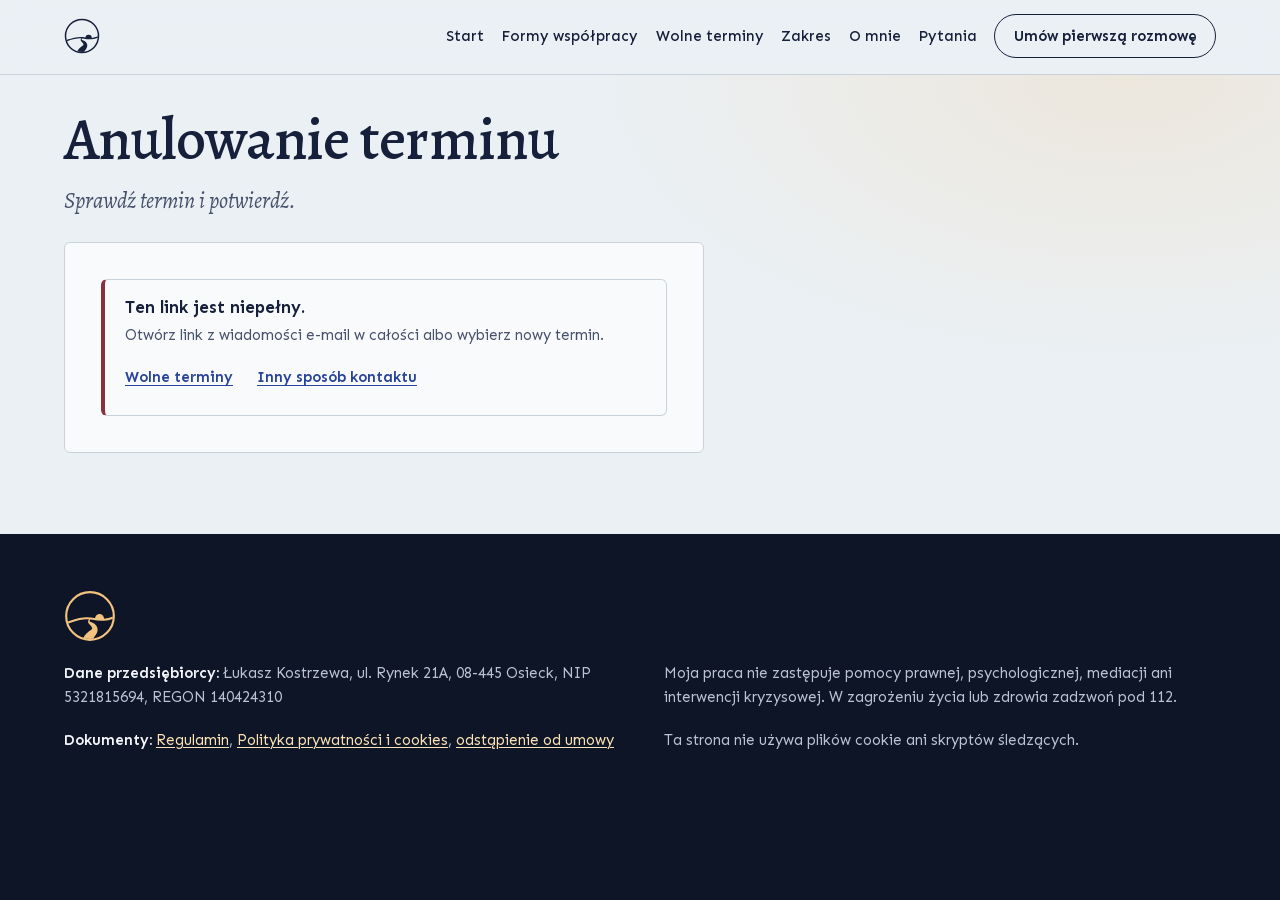
<file: anuluj.html>
<!doctype html>
<!--
  SZKIC STRONY PUBLICZNEJ. NIE PUBLIKOWAĆ przed CLIENT READY (DEC-012).
  Treść pochodzi z Canonu (docs/canon/) z korektami ownera (DECISION_LOG.md, DEC-026); mapowanie: site/README.md.
  Kierunek wizualny: docs/design/EXPERIENCE_DIRECTION.md ("Horyzont").
  Braki do uzupełnienia są oznaczone tekstem "DO UZUPEŁNIENIA" (klasa .todo).
  Przed publikacją usuń meta robots (noindex, nofollow).
-->
<html lang="pl">
<head>
  <meta charset="utf-8">
  <meta name="viewport" content="width=device-width, initial-scale=1">
  <meta http-equiv="Content-Security-Policy" content="default-src 'none'; script-src 'self'; style-src 'self'; img-src 'self'; font-src 'self'; base-uri 'none'; form-action 'none'; connect-src https://script.google.com https://script.googleusercontent.com">
  <meta name="referrer" content="no-referrer">
  <meta name="robots" content="noindex, nofollow">
  <meta name="theme-color" content="#0E1526">
  <title>Anulowanie terminu - spokojna pomoc po rozstaniu i w rozwodzie</title>
  <meta name="description" content="Anulowanie terminu pierwszej rozmowy z odnośnika z wiadomości e-mail.">
  <link rel="icon" href="assets/img/favicon.svg" type="image/svg+xml">
  <link rel="preload" href="assets/fonts/alegreya-500.woff2" as="font" type="font/woff2" crossorigin>
  <link rel="preload" href="assets/fonts/alegreya-400.woff2" as="font" type="font/woff2" crossorigin>
  <link rel="preload" href="assets/fonts/sen-var.woff2" as="font" type="font/woff2" crossorigin>
  <link rel="stylesheet" href="assets/css/style.css">
  <link rel="stylesheet" href="assets/css/booking.css">
  <script src="assets/js/early.js"></script>
  <script src="assets/js/site.js" defer></script>
  <script src="assets/js/booking.js" defer></script>
</head>
<body class="page-sub page-book">
  <a class="skip-link" href="#main">Przejdź do treści</a>

  <div class="topbar is-day" data-topbar>
    <header class="masthead">
      <div class="wrap masthead__inner">
      <p class="brand"><svg xmlns="http://www.w3.org/2000/svg" viewBox="0 0 120 120" class="sygnet" aria-hidden="true" focusable="false"><defs><clipPath id="sg-in-h"><circle cx="60" cy="60" r="53"/></clipPath><clipPath id="sg-up-h"><path d="M-5 80 C 20 72, 40 62, 62 66 S 100 72, 125 58 L125 -5 L-5 -5 Z"/></clipPath></defs><g clip-path="url(#sg-in-h)"><circle cx="82" cy="66" r="10.5" fill="currentColor" clip-path="url(#sg-up-h)"/><path d="M-5 80 C 20 72, 40 62, 62 66 S 100 72, 125 58" fill="none" stroke="currentColor" stroke-width="4.6" stroke-linecap="round"/><path d="M66.1 122.3 L66.0 121.2 L65.8 120.4 L65.8 119.7 L65.7 119.0 L65.7 118.4 L65.8 117.7 L65.8 117.1 L65.9 116.4 L66.1 115.8 L66.3 115.1 L66.5 114.4 L66.8 113.7 L67.1 113.0 L67.5 112.2 L67.9 111.5 L68.4 110.7 L68.9 109.9 L69.4 109.1 L70.0 108.3 L70.5 107.5 L71.1 106.6 L71.8 105.8 L72.4 104.9 L73.0 104.0 L73.6 103.0 L74.3 102.0 L74.9 101.0 L75.4 99.9 L76.0 98.7 L76.5 97.5 L76.9 96.2 L77.2 94.9 L77.4 93.5 L77.5 92.0 L77.5 90.6 L77.3 89.1 L77.0 87.7 L76.5 86.3 L75.9 84.9 L75.2 83.7 L74.6 82.6 L73.9 81.7 L73.2 80.8 L72.4 80.0 L71.7 79.3 L70.9 78.6 L70.2 78.0 L69.4 77.5 L68.7 77.0 L67.9 76.6 L67.2 76.2 L66.5 75.8 L65.8 75.5 L65.2 75.2 L64.6 74.9 L64.0 74.7 L63.4 74.5 L62.9 74.3 L62.4 74.1 L61.9 73.9 L61.5 73.8 L61.2 73.6 L60.8 73.5 L60.5 73.3 L60.3 73.2 L60.1 73.1 L59.9 73.0 L59.7 72.8 L59.5 72.7 L59.4 72.4 L59.3 72.2 L59.2 71.8 L59.2 71.4 L59.2 70.9 L59.3 70.4 L59.4 69.7 L59.7 69.0 L60.0 68.3 L60.4 67.5 L60.9 66.6 L59.1 65.4 L58.5 66.3 L57.9 67.1 L57.4 67.9 L57.0 68.6 L56.6 69.4 L56.2 70.1 L56.0 70.8 L55.8 71.4 L55.6 72.1 L55.6 72.8 L55.6 73.5 L55.7 74.2 L55.8 74.9 L56.1 75.6 L56.4 76.2 L56.7 76.8 L57.1 77.3 L57.5 77.8 L57.9 78.3 L58.3 78.8 L58.7 79.3 L59.2 79.7 L59.6 80.2 L60.1 80.6 L60.5 81.1 L60.9 81.5 L61.3 81.9 L61.7 82.4 L62.1 82.8 L62.5 83.3 L62.8 83.7 L63.1 84.2 L63.4 84.7 L63.7 85.2 L63.9 85.7 L64.1 86.2 L64.3 86.7 L64.5 87.2 L64.7 87.8 L64.8 88.3 L64.9 89.0 L64.9 89.5 L64.8 89.9 L64.7 90.1 L64.6 90.3 L64.4 90.5 L64.2 90.6 L64.1 90.7 L63.8 90.9 L63.6 91.1 L63.3 91.3 L62.9 91.6 L62.5 91.9 L62.0 92.2 L61.5 92.6 L60.9 93.1 L60.2 93.6 L59.5 94.1 L58.8 94.7 L58.0 95.3 L57.1 95.9 L56.2 96.6 L55.3 97.3 L54.3 98.2 L53.4 99.0 L52.4 99.9 L51.4 100.9 L50.4 102.0 L49.4 103.2 L48.4 104.4 L47.5 105.8 L46.5 107.2 L45.7 108.7 L44.9 110.4 L44.1 112.1 L43.5 113.9 L42.9 115.8 L42.5 117.8 L42.1 119.9 L41.9 121.7 Z" fill="currentColor"/></g><circle cx="60" cy="60" r="55" fill="none" stroke="currentColor" stroke-width="5.0"/></svg><span class="vh">Łukasz Kostrzewa</span></p>
      <button class="menu-btn" type="button" aria-expanded="false" aria-controls="site-nav" data-menu><span class="menu-btn__icon" aria-hidden="true"></span>Menu</button>
      <nav id="site-nav" class="nav" aria-label="Nawigacja po stronie">
        <ul role="list">
          <li><a href="index.html">Start</a></li>
          <li><a href="formy-wspolpracy.html">Formy współpracy</a></li>
          <li><a href="wolne-terminy.html">Wolne terminy</a></li>
          <li><a href="zakres.html">Zakres</a></li>
          <li><a href="o-mnie.html">O mnie</a></li>
          <li><a href="pytania.html">Pytania</a></li>
          <li class="nav__cta"><a href="kontakt.html">Umów pierwszą rozmowę</a></li>
        </ul>
      </nav>
      </div>
    </header>
    <div class="topbar__progress" aria-hidden="true"></div>
  </div>

  <main id="main">

    <div class="book" data-booking data-view="cancel" data-state="loading" data-endpoint="https://script.google.com/macros/s/AKfycbz0BGY3u9qvFINzwoIsznSOGhsRTcEEPDdY5spkn42qlKax9S_U-nIVzBVWuhvwd9qxpw/exec" data-service-id="pierwsza-rozmowa" data-service-name="Pierwsza rozmowa" data-service-minutes="15">
      <div class="wrap">
        <header class="book__head">
          <h1 class="book__title">Anulowanie terminu</h1>
          <p class="book__lead">Sprawdź termin i potwierdź.</p>
        </header>
        <div class="book__stage book__stage--narrow" data-stage>
          <section class="panel" data-panel="loading" aria-label="Wczytywanie"><p class="panel__loading">Sprawdzam termin...</p></section>
            <section class="panel" data-panel="invalid" hidden>
              <div class="notice notice--warn" role="alert">
                <h2 class="notice__title" data-invalid-title tabindex="-1">Ten link jest nieważny.</h2>
                <p class="notice__text" data-invalid-text></p>
                <p class="notice__actions"><a href="wolne-terminy.html">Wolne terminy</a> <a href="kontakt.html">Inny sposób kontaktu</a></p>
              </div>
            </section>

          <section class="panel" data-panel="confirm" hidden>
            <h2 class="details__title" data-confirm-title tabindex="-1">Czy anulować ten termin?</h2>
            <dl class="done__list">
              <div><dt>Rozmowa</dt><dd>Pierwsza rozmowa</dd></div>
              <div><dt>Data</dt><dd data-c-date></dd></div>
              <div><dt>Godzina</dt><dd data-c-time></dd></div>
              <div><dt>Czas trwania</dt><dd data-c-dur></dd></div>
            </dl>
            <p class="done__note">Po anulowaniu termin wraca do puli wolnych terminów. Potwierdzenie anulowania dostaniesz e-mailem.</p>
            <div data-confirm-notice></div>
            <p class="details__action"><button type="button" class="button button--ink" data-cancel-do>Anuluj termin</button></p>
            <p class="done__note"><a href="index.html">Zostaw termin i wróć na stronę główną</a></p>
          </section>
          <section class="panel" data-panel="done" hidden>
            <div class="done">
              <h2 class="done__title" data-cdone-title tabindex="-1">Termin został anulowany.</h2>
              <p class="done__mail">Jeśli chcesz, wybierz nowy termin.</p>
              <p class="done__actions"><a class="button button--ink" href="wolne-terminy.html">Wolne terminy</a></p>
            </div>
          </section>
        </div>
      </div>
      <p class="sr-only" role="status" aria-live="polite" data-live></p>
      <noscript>
        <div class="wrap"><div class="notice notice--warn"><p class="notice__title">Ta strona wymaga włączonego JavaScript.</p><p class="notice__text">Włącz JavaScript w przeglądarce albo skorzystaj z innego sposobu kontaktu: <a href="kontakt.html">strona kontaktu</a>.</p></div></div>
      </noscript>
    </div>
  </main>

  <footer class="footer" data-tone="night">
    <div class="wrap footer__grid">
      <p class="footer__mark"><svg xmlns="http://www.w3.org/2000/svg" viewBox="0 0 120 120" class="sygnet" aria-hidden="true" focusable="false"><defs><clipPath id="sg-in-f"><circle cx="60" cy="60" r="53"/></clipPath><clipPath id="sg-up-f"><path d="M-5 80 C 20 72, 40 62, 62 66 S 100 72, 125 58 L125 -5 L-5 -5 Z"/></clipPath></defs><g clip-path="url(#sg-in-f)"><circle cx="82" cy="66" r="10.5" fill="currentColor" clip-path="url(#sg-up-f)"/><path d="M-5 80 C 20 72, 40 62, 62 66 S 100 72, 125 58" fill="none" stroke="currentColor" stroke-width="4.6" stroke-linecap="round"/><path d="M66.1 122.3 L66.0 121.2 L65.8 120.4 L65.8 119.7 L65.7 119.0 L65.7 118.4 L65.8 117.7 L65.8 117.1 L65.9 116.4 L66.1 115.8 L66.3 115.1 L66.5 114.4 L66.8 113.7 L67.1 113.0 L67.5 112.2 L67.9 111.5 L68.4 110.7 L68.9 109.9 L69.4 109.1 L70.0 108.3 L70.5 107.5 L71.1 106.6 L71.8 105.8 L72.4 104.9 L73.0 104.0 L73.6 103.0 L74.3 102.0 L74.9 101.0 L75.4 99.9 L76.0 98.7 L76.5 97.5 L76.9 96.2 L77.2 94.9 L77.4 93.5 L77.5 92.0 L77.5 90.6 L77.3 89.1 L77.0 87.7 L76.5 86.3 L75.9 84.9 L75.2 83.7 L74.6 82.6 L73.9 81.7 L73.2 80.8 L72.4 80.0 L71.7 79.3 L70.9 78.6 L70.2 78.0 L69.4 77.5 L68.7 77.0 L67.9 76.6 L67.2 76.2 L66.5 75.8 L65.8 75.5 L65.2 75.2 L64.6 74.9 L64.0 74.7 L63.4 74.5 L62.9 74.3 L62.4 74.1 L61.9 73.9 L61.5 73.8 L61.2 73.6 L60.8 73.5 L60.5 73.3 L60.3 73.2 L60.1 73.1 L59.9 73.0 L59.7 72.8 L59.5 72.7 L59.4 72.4 L59.3 72.2 L59.2 71.8 L59.2 71.4 L59.2 70.9 L59.3 70.4 L59.4 69.7 L59.7 69.0 L60.0 68.3 L60.4 67.5 L60.9 66.6 L59.1 65.4 L58.5 66.3 L57.9 67.1 L57.4 67.9 L57.0 68.6 L56.6 69.4 L56.2 70.1 L56.0 70.8 L55.8 71.4 L55.6 72.1 L55.6 72.8 L55.6 73.5 L55.7 74.2 L55.8 74.9 L56.1 75.6 L56.4 76.2 L56.7 76.8 L57.1 77.3 L57.5 77.8 L57.9 78.3 L58.3 78.8 L58.7 79.3 L59.2 79.7 L59.6 80.2 L60.1 80.6 L60.5 81.1 L60.9 81.5 L61.3 81.9 L61.7 82.4 L62.1 82.8 L62.5 83.3 L62.8 83.7 L63.1 84.2 L63.4 84.7 L63.7 85.2 L63.9 85.7 L64.1 86.2 L64.3 86.7 L64.5 87.2 L64.7 87.8 L64.8 88.3 L64.9 89.0 L64.9 89.5 L64.8 89.9 L64.7 90.1 L64.6 90.3 L64.4 90.5 L64.2 90.6 L64.1 90.7 L63.8 90.9 L63.6 91.1 L63.3 91.3 L62.9 91.6 L62.5 91.9 L62.0 92.2 L61.5 92.6 L60.9 93.1 L60.2 93.6 L59.5 94.1 L58.8 94.7 L58.0 95.3 L57.1 95.9 L56.2 96.6 L55.3 97.3 L54.3 98.2 L53.4 99.0 L52.4 99.9 L51.4 100.9 L50.4 102.0 L49.4 103.2 L48.4 104.4 L47.5 105.8 L46.5 107.2 L45.7 108.7 L44.9 110.4 L44.1 112.1 L43.5 113.9 L42.9 115.8 L42.5 117.8 L42.1 119.9 L41.9 121.7 Z" fill="currentColor"/></g><circle cx="60" cy="60" r="55" fill="none" stroke="currentColor" stroke-width="5.0"/></svg></p>
      <p><strong>Dane przedsiębiorcy:</strong> Łukasz Kostrzewa, ul. Rynek 21A, 08-445 Osieck, NIP 5321815694, REGON 140424310</p>
      <p>Moja praca nie zastępuje pomocy prawnej, psychologicznej, mediacji ani interwencji kryzysowej. W zagrożeniu życia lub zdrowia zadzwoń pod 112.</p>
      <p><strong>Dokumenty:</strong> <a href="regulamin.html">Regulamin</a>, <a href="polityka-prywatnosci.html">Polityka prywatności i cookies</a>, <a href="regulamin.html#odstapienie">odstąpienie od umowy</a></p>
      <p>Ta strona nie używa plików cookie ani skryptów śledzących.</p>
    </div>
  </footer>
</body>
</html>
</file>
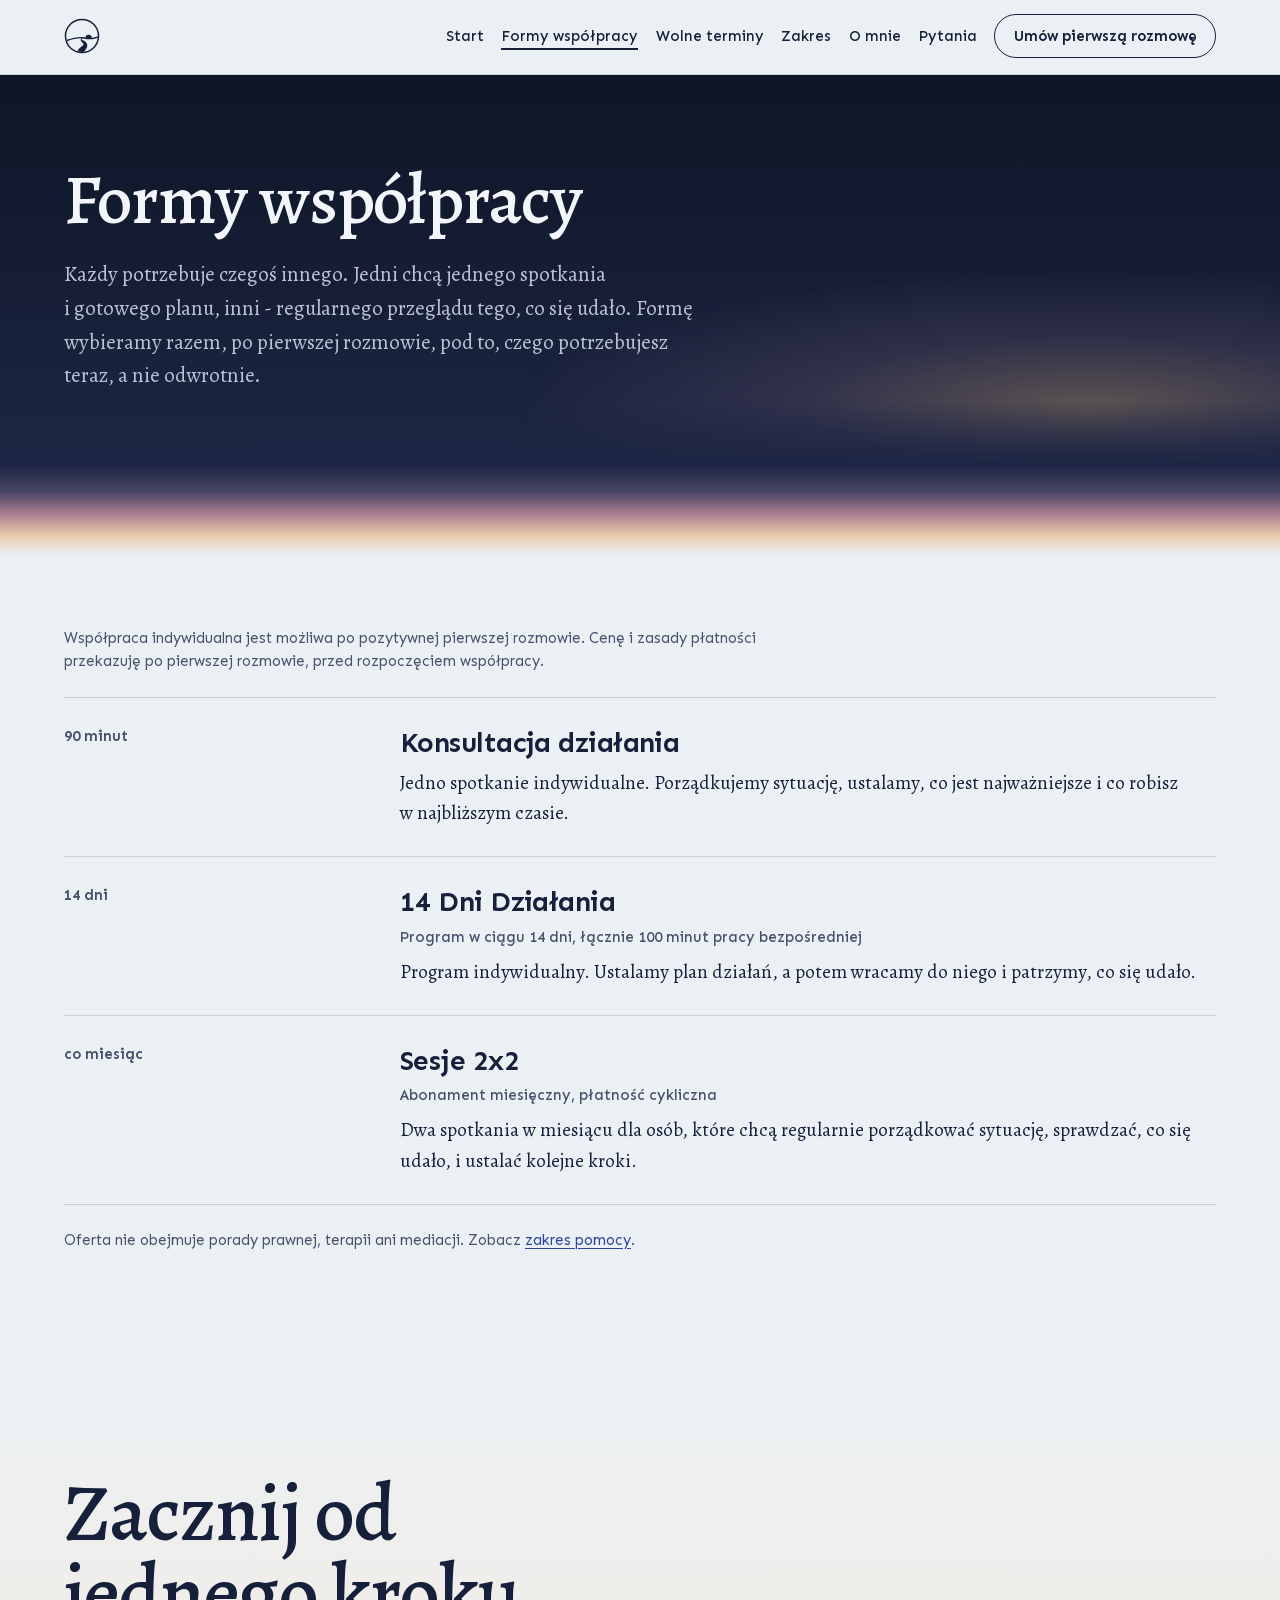
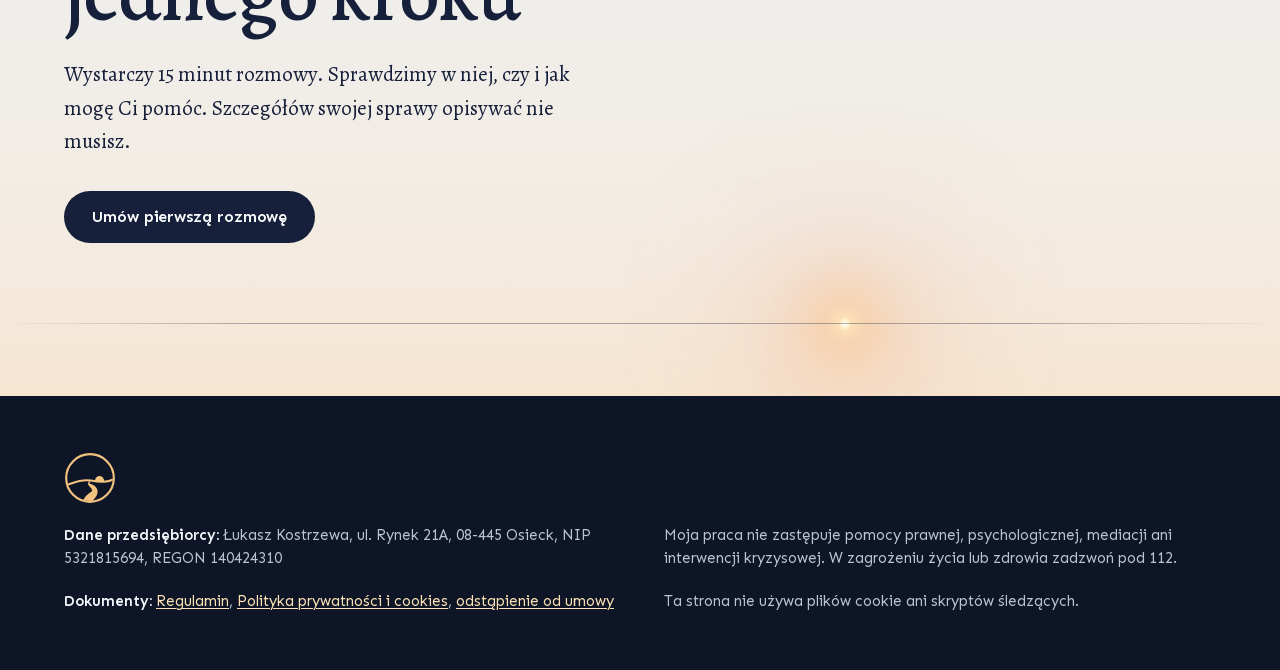
<file: formy-wspolpracy.html>
<!doctype html>
<!--
  SZKIC STRONY PUBLICZNEJ. NIE PUBLIKOWAĆ przed CLIENT READY (DEC-012).
  Treść pochodzi z Canonu (docs/canon/) z korektami ownera (DECISION_LOG.md, DEC-026); mapowanie: site/README.md.
  Kierunek wizualny: docs/design/EXPERIENCE_DIRECTION.md ("Horyzont").
  Braki do uzupełnienia są oznaczone tekstem "DO UZUPEŁNIENIA" (klasa .todo).
  Przed publikacją usuń meta robots (noindex, nofollow).
-->
<html lang="pl">
<head>
  <meta charset="utf-8">
  <meta name="viewport" content="width=device-width, initial-scale=1">
  <meta http-equiv="Content-Security-Policy" content="default-src 'none'; script-src 'self'; style-src 'self'; img-src 'self'; font-src 'self'; base-uri 'none'; form-action 'none'">
  <meta name="referrer" content="no-referrer">
  <meta name="robots" content="noindex, nofollow">
  <meta name="theme-color" content="#0E1526">
  <title>Formy współpracy - spokojna pomoc po rozstaniu i w rozwodzie</title>
  <meta name="description" content="Konsultacja działania, 14 Dni Działania i Sesje 2x2: formy indywidualnej współpracy po pierwszej rozmowie. Bez porady prawnej i terapii.">
  <link rel="icon" href="assets/img/favicon.svg" type="image/svg+xml">
  <link rel="preload" href="assets/fonts/alegreya-500.woff2" as="font" type="font/woff2" crossorigin>
  <link rel="preload" href="assets/fonts/alegreya-400.woff2" as="font" type="font/woff2" crossorigin>
  <link rel="preload" href="assets/fonts/sen-var.woff2" as="font" type="font/woff2" crossorigin>
  <link rel="stylesheet" href="assets/css/style.css">
  <script src="assets/js/early.js"></script>
  <script src="assets/js/site.js" defer></script>
</head>
<body class="page-sub">
  <a class="skip-link" href="#main">Przejdź do treści</a>

  <div class="topbar" data-topbar>
    <header class="masthead">
      <div class="wrap masthead__inner">
      <p class="brand"><svg xmlns="http://www.w3.org/2000/svg" viewBox="0 0 120 120" class="sygnet" aria-hidden="true" focusable="false"><defs><clipPath id="sg-in-h"><circle cx="60" cy="60" r="53"/></clipPath><clipPath id="sg-up-h"><path d="M-5 80 C 20 72, 40 62, 62 66 S 100 72, 125 58 L125 -5 L-5 -5 Z"/></clipPath></defs><g clip-path="url(#sg-in-h)"><circle cx="82" cy="66" r="10.5" fill="currentColor" clip-path="url(#sg-up-h)"/><path d="M-5 80 C 20 72, 40 62, 62 66 S 100 72, 125 58" fill="none" stroke="currentColor" stroke-width="4.6" stroke-linecap="round"/><path d="M66.1 122.3 L66.0 121.2 L65.8 120.4 L65.8 119.7 L65.7 119.0 L65.7 118.4 L65.8 117.7 L65.8 117.1 L65.9 116.4 L66.1 115.8 L66.3 115.1 L66.5 114.4 L66.8 113.7 L67.1 113.0 L67.5 112.2 L67.9 111.5 L68.4 110.7 L68.9 109.9 L69.4 109.1 L70.0 108.3 L70.5 107.5 L71.1 106.6 L71.8 105.8 L72.4 104.9 L73.0 104.0 L73.6 103.0 L74.3 102.0 L74.9 101.0 L75.4 99.9 L76.0 98.7 L76.5 97.5 L76.9 96.2 L77.2 94.9 L77.4 93.5 L77.5 92.0 L77.5 90.6 L77.3 89.1 L77.0 87.7 L76.5 86.3 L75.9 84.9 L75.2 83.7 L74.6 82.6 L73.9 81.7 L73.2 80.8 L72.4 80.0 L71.7 79.3 L70.9 78.6 L70.2 78.0 L69.4 77.5 L68.7 77.0 L67.9 76.6 L67.2 76.2 L66.5 75.8 L65.8 75.5 L65.2 75.2 L64.6 74.9 L64.0 74.7 L63.4 74.5 L62.9 74.3 L62.4 74.1 L61.9 73.9 L61.5 73.8 L61.2 73.6 L60.8 73.5 L60.5 73.3 L60.3 73.2 L60.1 73.1 L59.9 73.0 L59.7 72.8 L59.5 72.7 L59.4 72.4 L59.3 72.2 L59.2 71.8 L59.2 71.4 L59.2 70.9 L59.3 70.4 L59.4 69.7 L59.7 69.0 L60.0 68.3 L60.4 67.5 L60.9 66.6 L59.1 65.4 L58.5 66.3 L57.9 67.1 L57.4 67.9 L57.0 68.6 L56.6 69.4 L56.2 70.1 L56.0 70.8 L55.8 71.4 L55.6 72.1 L55.6 72.8 L55.6 73.5 L55.7 74.2 L55.8 74.9 L56.1 75.6 L56.4 76.2 L56.7 76.8 L57.1 77.3 L57.5 77.8 L57.9 78.3 L58.3 78.8 L58.7 79.3 L59.2 79.7 L59.6 80.2 L60.1 80.6 L60.5 81.1 L60.9 81.5 L61.3 81.9 L61.7 82.4 L62.1 82.8 L62.5 83.3 L62.8 83.7 L63.1 84.2 L63.4 84.7 L63.7 85.2 L63.9 85.7 L64.1 86.2 L64.3 86.7 L64.5 87.2 L64.7 87.8 L64.8 88.3 L64.9 89.0 L64.9 89.5 L64.8 89.9 L64.7 90.1 L64.6 90.3 L64.4 90.5 L64.2 90.6 L64.1 90.7 L63.8 90.9 L63.6 91.1 L63.3 91.3 L62.9 91.6 L62.5 91.9 L62.0 92.2 L61.5 92.6 L60.9 93.1 L60.2 93.6 L59.5 94.1 L58.8 94.7 L58.0 95.3 L57.1 95.9 L56.2 96.6 L55.3 97.3 L54.3 98.2 L53.4 99.0 L52.4 99.9 L51.4 100.9 L50.4 102.0 L49.4 103.2 L48.4 104.4 L47.5 105.8 L46.5 107.2 L45.7 108.7 L44.9 110.4 L44.1 112.1 L43.5 113.9 L42.9 115.8 L42.5 117.8 L42.1 119.9 L41.9 121.7 Z" fill="currentColor"/></g><circle cx="60" cy="60" r="55" fill="none" stroke="currentColor" stroke-width="5.0"/></svg><span class="vh">Łukasz Kostrzewa</span></p>
      <button class="menu-btn" type="button" aria-expanded="false" aria-controls="site-nav" data-menu><span class="menu-btn__icon" aria-hidden="true"></span>Menu</button>
      <nav id="site-nav" class="nav" aria-label="Nawigacja po stronie">
        <ul role="list">
          <li><a href="index.html">Start</a></li>
          <li><a href="formy-wspolpracy.html" aria-current="page">Formy współpracy</a></li>
          <li><a href="wolne-terminy.html">Wolne terminy</a></li>
          <li><a href="zakres.html">Zakres</a></li>
          <li><a href="o-mnie.html">O mnie</a></li>
          <li><a href="pytania.html">Pytania</a></li>
          <li class="nav__cta"><a href="kontakt.html">Umów pierwszą rozmowę</a></li>
        </ul>
      </nav>
      </div>
    </header>
    <div class="topbar__progress" aria-hidden="true"></div>
  </div>

  <main id="main">

    <div class="subhead" data-tone="night" data-tone-end="0.8">
      <div class="subhead__sky" aria-hidden="true"><span class="subhead__glow"></span></div>
      <div class="wrap subhead__inner">
        <h1 class="subhead__title">Formy współpracy</h1>
        <p class="subhead__lead">Każdy potrzebuje czegoś innego. Jedni chcą jednego spotkania i gotowego planu, inni - regularnego przeglądu tego, co się udało. Formę wybieramy razem, po pierwszej rozmowie, pod to, czego potrzebujesz teraz, a nie odwrotnie.</p>
      </div>
    </div>

    <section class="sub" aria-label="Opis form współpracy">
      <div class="wrap">
        <p class="sub__note">Współpraca indywidualna jest możliwa po pozytywnej pierwszej rozmowie. Cenę i zasady płatności przekazuję po pierwszej rozmowie, przed rozpoczęciem współpracy.</p>
        <ul class="offers" role="list">
          <li class="offer">
            <p class="offer__mode">90 minut</p>
            <div class="offer__body">
              <h2 class="offer__name">Konsultacja działania</h2>
              <p>Jedno spotkanie indywidualne. Porządkujemy sytuację, ustalamy, co jest najważniejsze i co robisz w najbliższym czasie.</p>
            </div>
          </li>
          <li class="offer">
            <p class="offer__mode">14 dni</p>
            <div class="offer__body">
              <h2 class="offer__name">14 Dni Działania</h2>
              <p class="offer__meta">Program w ciągu 14 dni, łącznie 100 minut pracy bezpośredniej</p>
              <p>Program indywidualny. Ustalamy plan działań, a potem wracamy do niego i patrzymy, co się udało.</p>
            </div>
          </li>
          <li class="offer">
            <p class="offer__mode">co miesiąc</p>
            <div class="offer__body">
              <h2 class="offer__name">Sesje 2x2</h2>
              <p class="offer__meta">Abonament miesięczny, płatność cykliczna</p>
              <p>Dwa spotkania w miesiącu dla osób, które chcą regularnie porządkować sytuację, sprawdzać, co się udało, i ustalać kolejne kroki.</p>
            </div>
          </li>
        </ul>
        <p class="sub__note">Oferta nie obejmuje porady prawnej, terapii ani mediacji. Zobacz <a href="zakres.html">zakres pomocy</a>.</p>
      </div>
    </section>
    <section class="closing" aria-labelledby="tytul-zamkniecie" data-where-label="Pierwszy krok">
      <div class="closing__sky" aria-hidden="true"><span class="closing__sun"></span><span class="closing__line"></span></div>
      <div class="wrap closing__inner">
        <h2 id="tytul-zamkniecie" class="closing__title">Zacznij od jednego kroku</h2>
        <p class="closing__lead">Wystarczy 15 minut rozmowy. Sprawdzimy w niej, czy i jak mogę Ci pomóc. Szczegółów swojej sprawy opisywać nie musisz.</p>
        <p class="closing__action"><a class="button button--ink magnetic" href="kontakt.html">Umów pierwszą rozmowę</a></p>
      </div>
    </section>
  </main>

  <footer class="footer" data-tone="night">
    <div class="wrap footer__grid">
      <p class="footer__mark"><svg xmlns="http://www.w3.org/2000/svg" viewBox="0 0 120 120" class="sygnet" aria-hidden="true" focusable="false"><defs><clipPath id="sg-in-f"><circle cx="60" cy="60" r="53"/></clipPath><clipPath id="sg-up-f"><path d="M-5 80 C 20 72, 40 62, 62 66 S 100 72, 125 58 L125 -5 L-5 -5 Z"/></clipPath></defs><g clip-path="url(#sg-in-f)"><circle cx="82" cy="66" r="10.5" fill="currentColor" clip-path="url(#sg-up-f)"/><path d="M-5 80 C 20 72, 40 62, 62 66 S 100 72, 125 58" fill="none" stroke="currentColor" stroke-width="4.6" stroke-linecap="round"/><path d="M66.1 122.3 L66.0 121.2 L65.8 120.4 L65.8 119.7 L65.7 119.0 L65.7 118.4 L65.8 117.7 L65.8 117.1 L65.9 116.4 L66.1 115.8 L66.3 115.1 L66.5 114.4 L66.8 113.7 L67.1 113.0 L67.5 112.2 L67.9 111.5 L68.4 110.7 L68.9 109.9 L69.4 109.1 L70.0 108.3 L70.5 107.5 L71.1 106.6 L71.8 105.8 L72.4 104.9 L73.0 104.0 L73.6 103.0 L74.3 102.0 L74.9 101.0 L75.4 99.9 L76.0 98.7 L76.5 97.5 L76.9 96.2 L77.2 94.9 L77.4 93.5 L77.5 92.0 L77.5 90.6 L77.3 89.1 L77.0 87.7 L76.5 86.3 L75.9 84.9 L75.2 83.7 L74.6 82.6 L73.9 81.7 L73.2 80.8 L72.4 80.0 L71.7 79.3 L70.9 78.6 L70.2 78.0 L69.4 77.5 L68.7 77.0 L67.9 76.6 L67.2 76.2 L66.5 75.8 L65.8 75.5 L65.2 75.2 L64.6 74.9 L64.0 74.7 L63.4 74.5 L62.9 74.3 L62.4 74.1 L61.9 73.9 L61.5 73.8 L61.2 73.6 L60.8 73.5 L60.5 73.3 L60.3 73.2 L60.1 73.1 L59.9 73.0 L59.7 72.8 L59.5 72.7 L59.4 72.4 L59.3 72.2 L59.2 71.8 L59.2 71.4 L59.2 70.9 L59.3 70.4 L59.4 69.7 L59.7 69.0 L60.0 68.3 L60.4 67.5 L60.9 66.6 L59.1 65.4 L58.5 66.3 L57.9 67.1 L57.4 67.9 L57.0 68.6 L56.6 69.4 L56.2 70.1 L56.0 70.8 L55.8 71.4 L55.6 72.1 L55.6 72.8 L55.6 73.5 L55.7 74.2 L55.8 74.9 L56.1 75.6 L56.4 76.2 L56.7 76.8 L57.1 77.3 L57.5 77.8 L57.9 78.3 L58.3 78.8 L58.7 79.3 L59.2 79.7 L59.6 80.2 L60.1 80.6 L60.5 81.1 L60.9 81.5 L61.3 81.9 L61.7 82.4 L62.1 82.8 L62.5 83.3 L62.8 83.7 L63.1 84.2 L63.4 84.7 L63.7 85.2 L63.9 85.7 L64.1 86.2 L64.3 86.7 L64.5 87.2 L64.7 87.8 L64.8 88.3 L64.9 89.0 L64.9 89.5 L64.8 89.9 L64.7 90.1 L64.6 90.3 L64.4 90.5 L64.2 90.6 L64.1 90.7 L63.8 90.9 L63.6 91.1 L63.3 91.3 L62.9 91.6 L62.5 91.9 L62.0 92.2 L61.5 92.6 L60.9 93.1 L60.2 93.6 L59.5 94.1 L58.8 94.7 L58.0 95.3 L57.1 95.9 L56.2 96.6 L55.3 97.3 L54.3 98.2 L53.4 99.0 L52.4 99.9 L51.4 100.9 L50.4 102.0 L49.4 103.2 L48.4 104.4 L47.5 105.8 L46.5 107.2 L45.7 108.7 L44.9 110.4 L44.1 112.1 L43.5 113.9 L42.9 115.8 L42.5 117.8 L42.1 119.9 L41.9 121.7 Z" fill="currentColor"/></g><circle cx="60" cy="60" r="55" fill="none" stroke="currentColor" stroke-width="5.0"/></svg></p>
      <p><strong>Dane przedsiębiorcy:</strong> Łukasz Kostrzewa, ul. Rynek 21A, 08-445 Osieck, NIP 5321815694, REGON 140424310</p>
      <p>Moja praca nie zastępuje pomocy prawnej, psychologicznej, mediacji ani interwencji kryzysowej. W zagrożeniu życia lub zdrowia zadzwoń pod 112.</p>
      <p><strong>Dokumenty:</strong> <a href="regulamin.html">Regulamin</a>, <a href="polityka-prywatnosci.html">Polityka prywatności i cookies</a>, <a href="regulamin.html#odstapienie">odstąpienie od umowy</a></p>
      <p>Ta strona nie używa plików cookie ani skryptów śledzących.</p>
    </div>
  </footer>
</body>
</html>
</file>
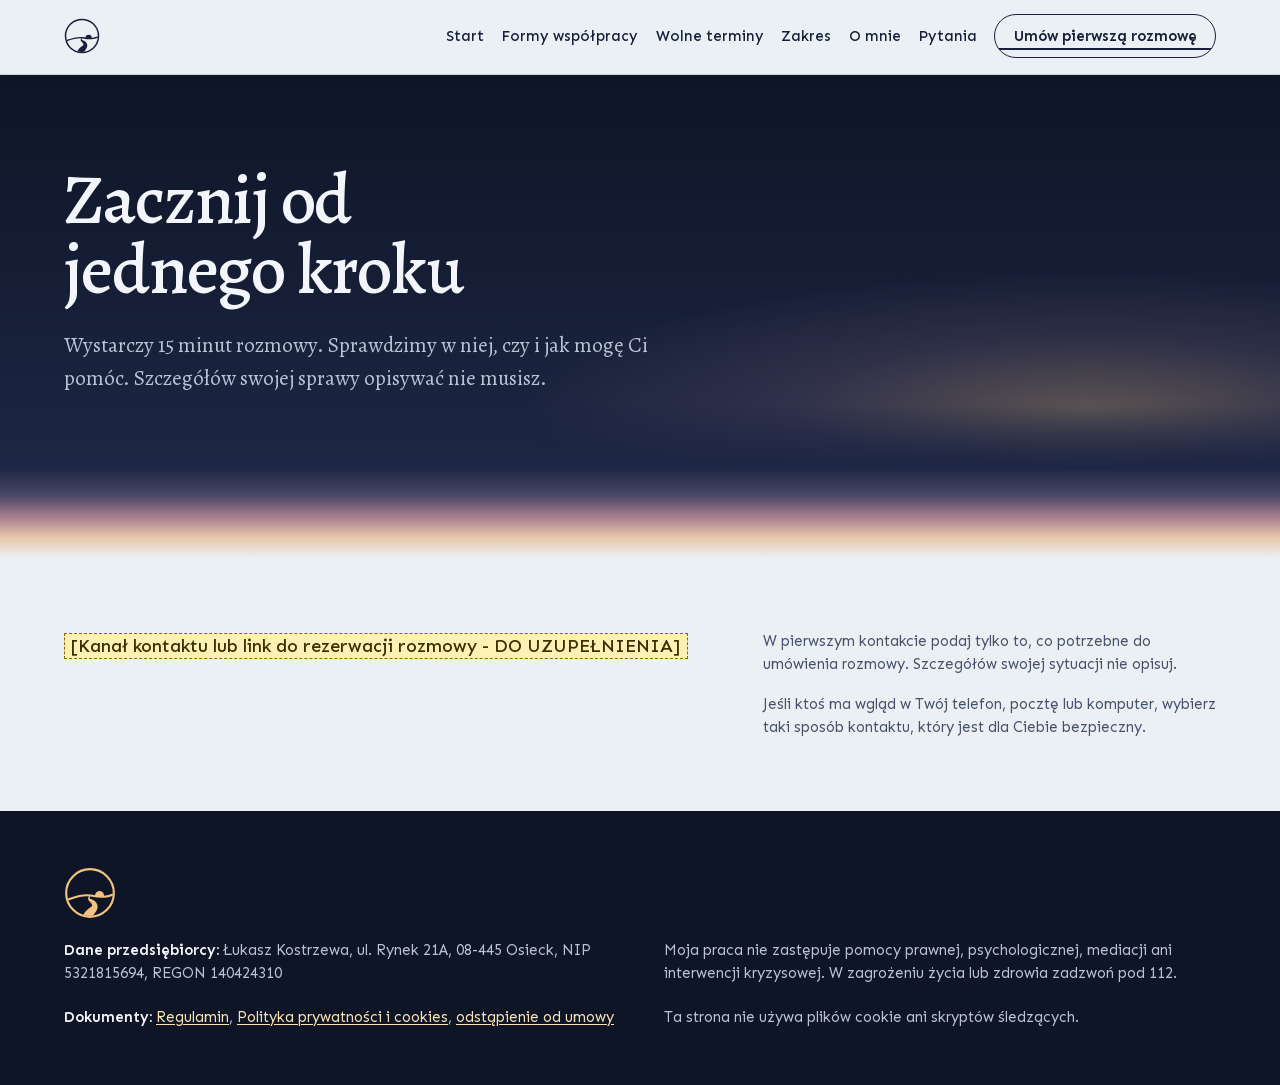
<file: kontakt.html>
<!doctype html>
<!--
  SZKIC STRONY PUBLICZNEJ. NIE PUBLIKOWAĆ przed CLIENT READY (DEC-012).
  Treść pochodzi z Canonu (docs/canon/) z korektami ownera (DECISION_LOG.md, DEC-026); mapowanie: site/README.md.
  Kierunek wizualny: docs/design/EXPERIENCE_DIRECTION.md ("Horyzont").
  Braki do uzupełnienia są oznaczone tekstem "DO UZUPEŁNIENIA" (klasa .todo).
  Przed publikacją usuń meta robots (noindex, nofollow).
-->
<html lang="pl">
<head>
  <meta charset="utf-8">
  <meta name="viewport" content="width=device-width, initial-scale=1">
  <meta http-equiv="Content-Security-Policy" content="default-src 'none'; script-src 'self'; style-src 'self'; img-src 'self'; font-src 'self'; base-uri 'none'; form-action 'none'">
  <meta name="referrer" content="no-referrer">
  <meta name="robots" content="noindex, nofollow">
  <meta name="theme-color" content="#0E1526">
  <title>Pierwsza rozmowa - spokojna pomoc po rozstaniu i w rozwodzie</title>
  <meta name="description" content="Umów 15-minutową pierwszą rozmowę. W pierwszym kontakcie podaj tylko to, co potrzebne do umówienia terminu.">
  <link rel="icon" href="assets/img/favicon.svg" type="image/svg+xml">
  <link rel="preload" href="assets/fonts/alegreya-500.woff2" as="font" type="font/woff2" crossorigin>
  <link rel="preload" href="assets/fonts/alegreya-400.woff2" as="font" type="font/woff2" crossorigin>
  <link rel="preload" href="assets/fonts/sen-var.woff2" as="font" type="font/woff2" crossorigin>
  <link rel="stylesheet" href="assets/css/style.css">
  <script src="assets/js/early.js"></script>
  <script src="assets/js/site.js" defer></script>
</head>
<body class="page-sub">
  <a class="skip-link" href="#main">Przejdź do treści</a>

  <div class="topbar" data-topbar>
    <header class="masthead">
      <div class="wrap masthead__inner">
      <p class="brand"><svg xmlns="http://www.w3.org/2000/svg" viewBox="0 0 120 120" class="sygnet" aria-hidden="true" focusable="false"><defs><clipPath id="sg-in-h"><circle cx="60" cy="60" r="53"/></clipPath><clipPath id="sg-up-h"><path d="M-5 80 C 20 72, 40 62, 62 66 S 100 72, 125 58 L125 -5 L-5 -5 Z"/></clipPath></defs><g clip-path="url(#sg-in-h)"><circle cx="82" cy="66" r="10.5" fill="currentColor" clip-path="url(#sg-up-h)"/><path d="M-5 80 C 20 72, 40 62, 62 66 S 100 72, 125 58" fill="none" stroke="currentColor" stroke-width="4.6" stroke-linecap="round"/><path d="M66.1 122.3 L66.0 121.2 L65.8 120.4 L65.8 119.7 L65.7 119.0 L65.7 118.4 L65.8 117.7 L65.8 117.1 L65.9 116.4 L66.1 115.8 L66.3 115.1 L66.5 114.4 L66.8 113.7 L67.1 113.0 L67.5 112.2 L67.9 111.5 L68.4 110.7 L68.9 109.9 L69.4 109.1 L70.0 108.3 L70.5 107.5 L71.1 106.6 L71.8 105.8 L72.4 104.9 L73.0 104.0 L73.6 103.0 L74.3 102.0 L74.9 101.0 L75.4 99.9 L76.0 98.7 L76.5 97.5 L76.9 96.2 L77.2 94.9 L77.4 93.5 L77.5 92.0 L77.5 90.6 L77.3 89.1 L77.0 87.7 L76.5 86.3 L75.9 84.9 L75.2 83.7 L74.6 82.6 L73.9 81.7 L73.2 80.8 L72.4 80.0 L71.7 79.3 L70.9 78.6 L70.2 78.0 L69.4 77.5 L68.7 77.0 L67.9 76.6 L67.2 76.2 L66.5 75.8 L65.8 75.5 L65.2 75.2 L64.6 74.9 L64.0 74.7 L63.4 74.5 L62.9 74.3 L62.4 74.1 L61.9 73.9 L61.5 73.8 L61.2 73.6 L60.8 73.5 L60.5 73.3 L60.3 73.2 L60.1 73.1 L59.9 73.0 L59.7 72.8 L59.5 72.7 L59.4 72.4 L59.3 72.2 L59.2 71.8 L59.2 71.4 L59.2 70.9 L59.3 70.4 L59.4 69.7 L59.7 69.0 L60.0 68.3 L60.4 67.5 L60.9 66.6 L59.1 65.4 L58.5 66.3 L57.9 67.1 L57.4 67.9 L57.0 68.6 L56.6 69.4 L56.2 70.1 L56.0 70.8 L55.8 71.4 L55.6 72.1 L55.6 72.8 L55.6 73.5 L55.7 74.2 L55.8 74.9 L56.1 75.6 L56.4 76.2 L56.7 76.8 L57.1 77.3 L57.5 77.8 L57.9 78.3 L58.3 78.8 L58.7 79.3 L59.2 79.7 L59.6 80.2 L60.1 80.6 L60.5 81.1 L60.9 81.5 L61.3 81.9 L61.7 82.4 L62.1 82.8 L62.5 83.3 L62.8 83.7 L63.1 84.2 L63.4 84.7 L63.7 85.2 L63.9 85.7 L64.1 86.2 L64.3 86.7 L64.5 87.2 L64.7 87.8 L64.8 88.3 L64.9 89.0 L64.9 89.5 L64.8 89.9 L64.7 90.1 L64.6 90.3 L64.4 90.5 L64.2 90.6 L64.1 90.7 L63.8 90.9 L63.6 91.1 L63.3 91.3 L62.9 91.6 L62.5 91.9 L62.0 92.2 L61.5 92.6 L60.9 93.1 L60.2 93.6 L59.5 94.1 L58.8 94.7 L58.0 95.3 L57.1 95.9 L56.2 96.6 L55.3 97.3 L54.3 98.2 L53.4 99.0 L52.4 99.9 L51.4 100.9 L50.4 102.0 L49.4 103.2 L48.4 104.4 L47.5 105.8 L46.5 107.2 L45.7 108.7 L44.9 110.4 L44.1 112.1 L43.5 113.9 L42.9 115.8 L42.5 117.8 L42.1 119.9 L41.9 121.7 Z" fill="currentColor"/></g><circle cx="60" cy="60" r="55" fill="none" stroke="currentColor" stroke-width="5.0"/></svg><span class="vh">Łukasz Kostrzewa</span></p>
      <button class="menu-btn" type="button" aria-expanded="false" aria-controls="site-nav" data-menu><span class="menu-btn__icon" aria-hidden="true"></span>Menu</button>
      <nav id="site-nav" class="nav" aria-label="Nawigacja po stronie">
        <ul role="list">
          <li><a href="index.html">Start</a></li>
          <li><a href="formy-wspolpracy.html">Formy współpracy</a></li>
          <li><a href="wolne-terminy.html">Wolne terminy</a></li>
          <li><a href="zakres.html">Zakres</a></li>
          <li><a href="o-mnie.html">O mnie</a></li>
          <li><a href="pytania.html">Pytania</a></li>
          <li class="nav__cta"><a href="kontakt.html" aria-current="page">Umów pierwszą rozmowę</a></li>
        </ul>
      </nav>
      </div>
    </header>
    <div class="topbar__progress" aria-hidden="true"></div>
  </div>

  <main id="main">

    <div class="subhead" data-tone="night" data-tone-end="0.8">
      <div class="subhead__sky" aria-hidden="true"><span class="subhead__glow"></span></div>
      <div class="wrap subhead__inner">
        <h1 class="subhead__title">Zacznij od jednego kroku</h1>
        <p class="subhead__lead">Wystarczy 15 minut rozmowy. Sprawdzimy w niej, czy i jak mogę Ci pomóc. Szczegółów swojej sprawy opisywać nie musisz.</p>
      </div>
    </div>

    <section class="sub" aria-label="Kontakt">
      <div class="wrap contact">
        <div class="contact__channel">
          <!-- Po wyborze kanału zamień placeholder na: <a class="button button--ink" href="...">Umów pierwszą rozmowę</a> -->
          <p><span class="todo">[Kanał kontaktu lub link do rezerwacji rozmowy - DO UZUPEŁNIENIA]</span></p>
        </div>
        <div class="contact__notes">
          <p>W pierwszym kontakcie podaj tylko to, co potrzebne do umówienia rozmowy. Szczegółów swojej sytuacji nie opisuj.</p>
          <p>Jeśli ktoś ma wgląd w Twój telefon, pocztę lub komputer, wybierz taki sposób kontaktu, który jest dla Ciebie bezpieczny.</p>
        </div>
      </div>
    </section>
  </main>

  <footer class="footer" data-tone="night">
    <div class="wrap footer__grid">
      <p class="footer__mark"><svg xmlns="http://www.w3.org/2000/svg" viewBox="0 0 120 120" class="sygnet" aria-hidden="true" focusable="false"><defs><clipPath id="sg-in-f"><circle cx="60" cy="60" r="53"/></clipPath><clipPath id="sg-up-f"><path d="M-5 80 C 20 72, 40 62, 62 66 S 100 72, 125 58 L125 -5 L-5 -5 Z"/></clipPath></defs><g clip-path="url(#sg-in-f)"><circle cx="82" cy="66" r="10.5" fill="currentColor" clip-path="url(#sg-up-f)"/><path d="M-5 80 C 20 72, 40 62, 62 66 S 100 72, 125 58" fill="none" stroke="currentColor" stroke-width="4.6" stroke-linecap="round"/><path d="M66.1 122.3 L66.0 121.2 L65.8 120.4 L65.8 119.7 L65.7 119.0 L65.7 118.4 L65.8 117.7 L65.8 117.1 L65.9 116.4 L66.1 115.8 L66.3 115.1 L66.5 114.4 L66.8 113.7 L67.1 113.0 L67.5 112.2 L67.9 111.5 L68.4 110.7 L68.9 109.9 L69.4 109.1 L70.0 108.3 L70.5 107.5 L71.1 106.6 L71.8 105.8 L72.4 104.9 L73.0 104.0 L73.6 103.0 L74.3 102.0 L74.9 101.0 L75.4 99.9 L76.0 98.7 L76.5 97.5 L76.9 96.2 L77.2 94.9 L77.4 93.5 L77.5 92.0 L77.5 90.6 L77.3 89.1 L77.0 87.7 L76.5 86.3 L75.9 84.9 L75.2 83.7 L74.6 82.6 L73.9 81.7 L73.2 80.8 L72.4 80.0 L71.7 79.3 L70.9 78.6 L70.2 78.0 L69.4 77.5 L68.7 77.0 L67.9 76.6 L67.2 76.2 L66.5 75.8 L65.8 75.5 L65.2 75.2 L64.6 74.9 L64.0 74.7 L63.4 74.5 L62.9 74.3 L62.4 74.1 L61.9 73.9 L61.5 73.8 L61.2 73.6 L60.8 73.5 L60.5 73.3 L60.3 73.2 L60.1 73.1 L59.9 73.0 L59.7 72.8 L59.5 72.7 L59.4 72.4 L59.3 72.2 L59.2 71.8 L59.2 71.4 L59.2 70.9 L59.3 70.4 L59.4 69.7 L59.7 69.0 L60.0 68.3 L60.4 67.5 L60.9 66.6 L59.1 65.4 L58.5 66.3 L57.9 67.1 L57.4 67.9 L57.0 68.6 L56.6 69.4 L56.2 70.1 L56.0 70.8 L55.8 71.4 L55.6 72.1 L55.6 72.8 L55.6 73.5 L55.7 74.2 L55.8 74.9 L56.1 75.6 L56.4 76.2 L56.7 76.8 L57.1 77.3 L57.5 77.8 L57.9 78.3 L58.3 78.8 L58.7 79.3 L59.2 79.7 L59.6 80.2 L60.1 80.6 L60.5 81.1 L60.9 81.5 L61.3 81.9 L61.7 82.4 L62.1 82.8 L62.5 83.3 L62.8 83.7 L63.1 84.2 L63.4 84.7 L63.7 85.2 L63.9 85.7 L64.1 86.2 L64.3 86.7 L64.5 87.2 L64.7 87.8 L64.8 88.3 L64.9 89.0 L64.9 89.5 L64.8 89.9 L64.7 90.1 L64.6 90.3 L64.4 90.5 L64.2 90.6 L64.1 90.7 L63.8 90.9 L63.6 91.1 L63.3 91.3 L62.9 91.6 L62.5 91.9 L62.0 92.2 L61.5 92.6 L60.9 93.1 L60.2 93.6 L59.5 94.1 L58.8 94.7 L58.0 95.3 L57.1 95.9 L56.2 96.6 L55.3 97.3 L54.3 98.2 L53.4 99.0 L52.4 99.9 L51.4 100.9 L50.4 102.0 L49.4 103.2 L48.4 104.4 L47.5 105.8 L46.5 107.2 L45.7 108.7 L44.9 110.4 L44.1 112.1 L43.5 113.9 L42.9 115.8 L42.5 117.8 L42.1 119.9 L41.9 121.7 Z" fill="currentColor"/></g><circle cx="60" cy="60" r="55" fill="none" stroke="currentColor" stroke-width="5.0"/></svg></p>
      <p><strong>Dane przedsiębiorcy:</strong> Łukasz Kostrzewa, ul. Rynek 21A, 08-445 Osieck, NIP 5321815694, REGON 140424310</p>
      <p>Moja praca nie zastępuje pomocy prawnej, psychologicznej, mediacji ani interwencji kryzysowej. W zagrożeniu życia lub zdrowia zadzwoń pod 112.</p>
      <p><strong>Dokumenty:</strong> <a href="regulamin.html">Regulamin</a>, <a href="polityka-prywatnosci.html">Polityka prywatności i cookies</a>, <a href="regulamin.html#odstapienie">odstąpienie od umowy</a></p>
      <p>Ta strona nie używa plików cookie ani skryptów śledzących.</p>
    </div>
  </footer>
</body>
</html>
</file>
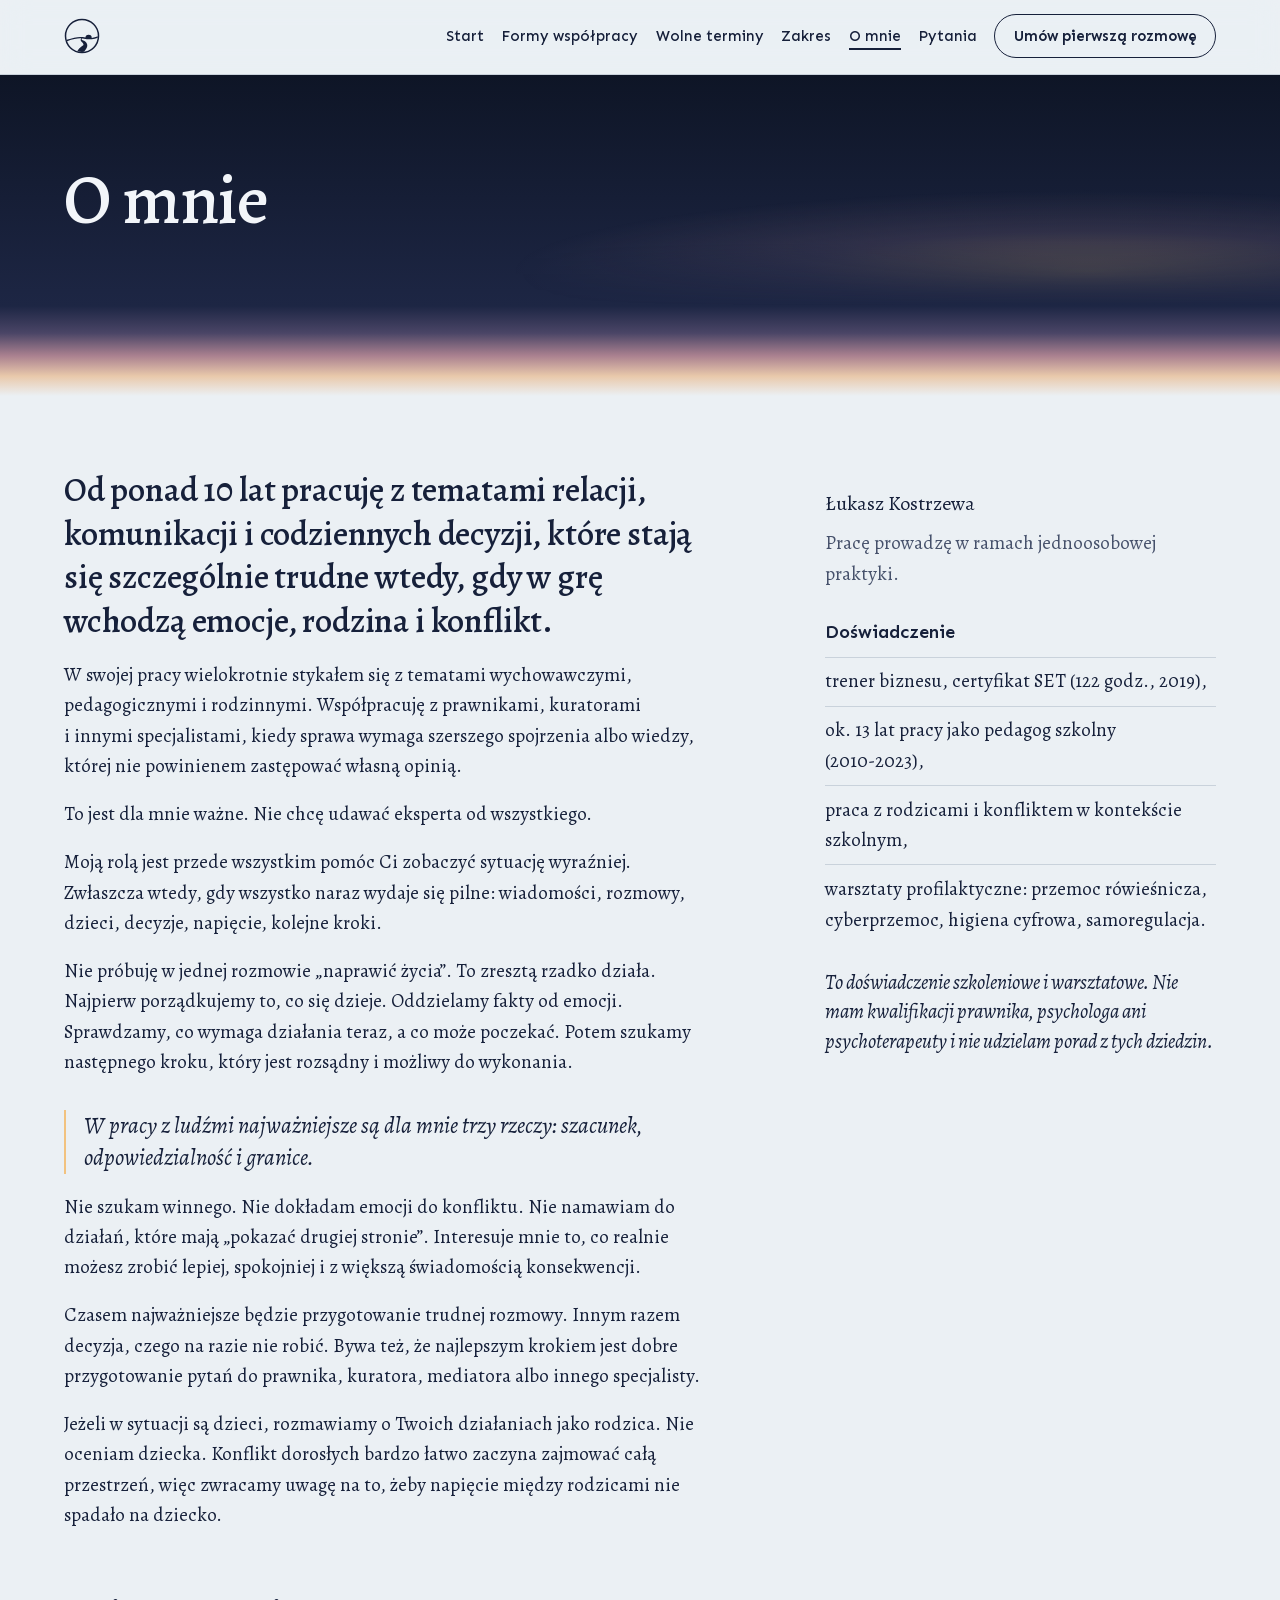
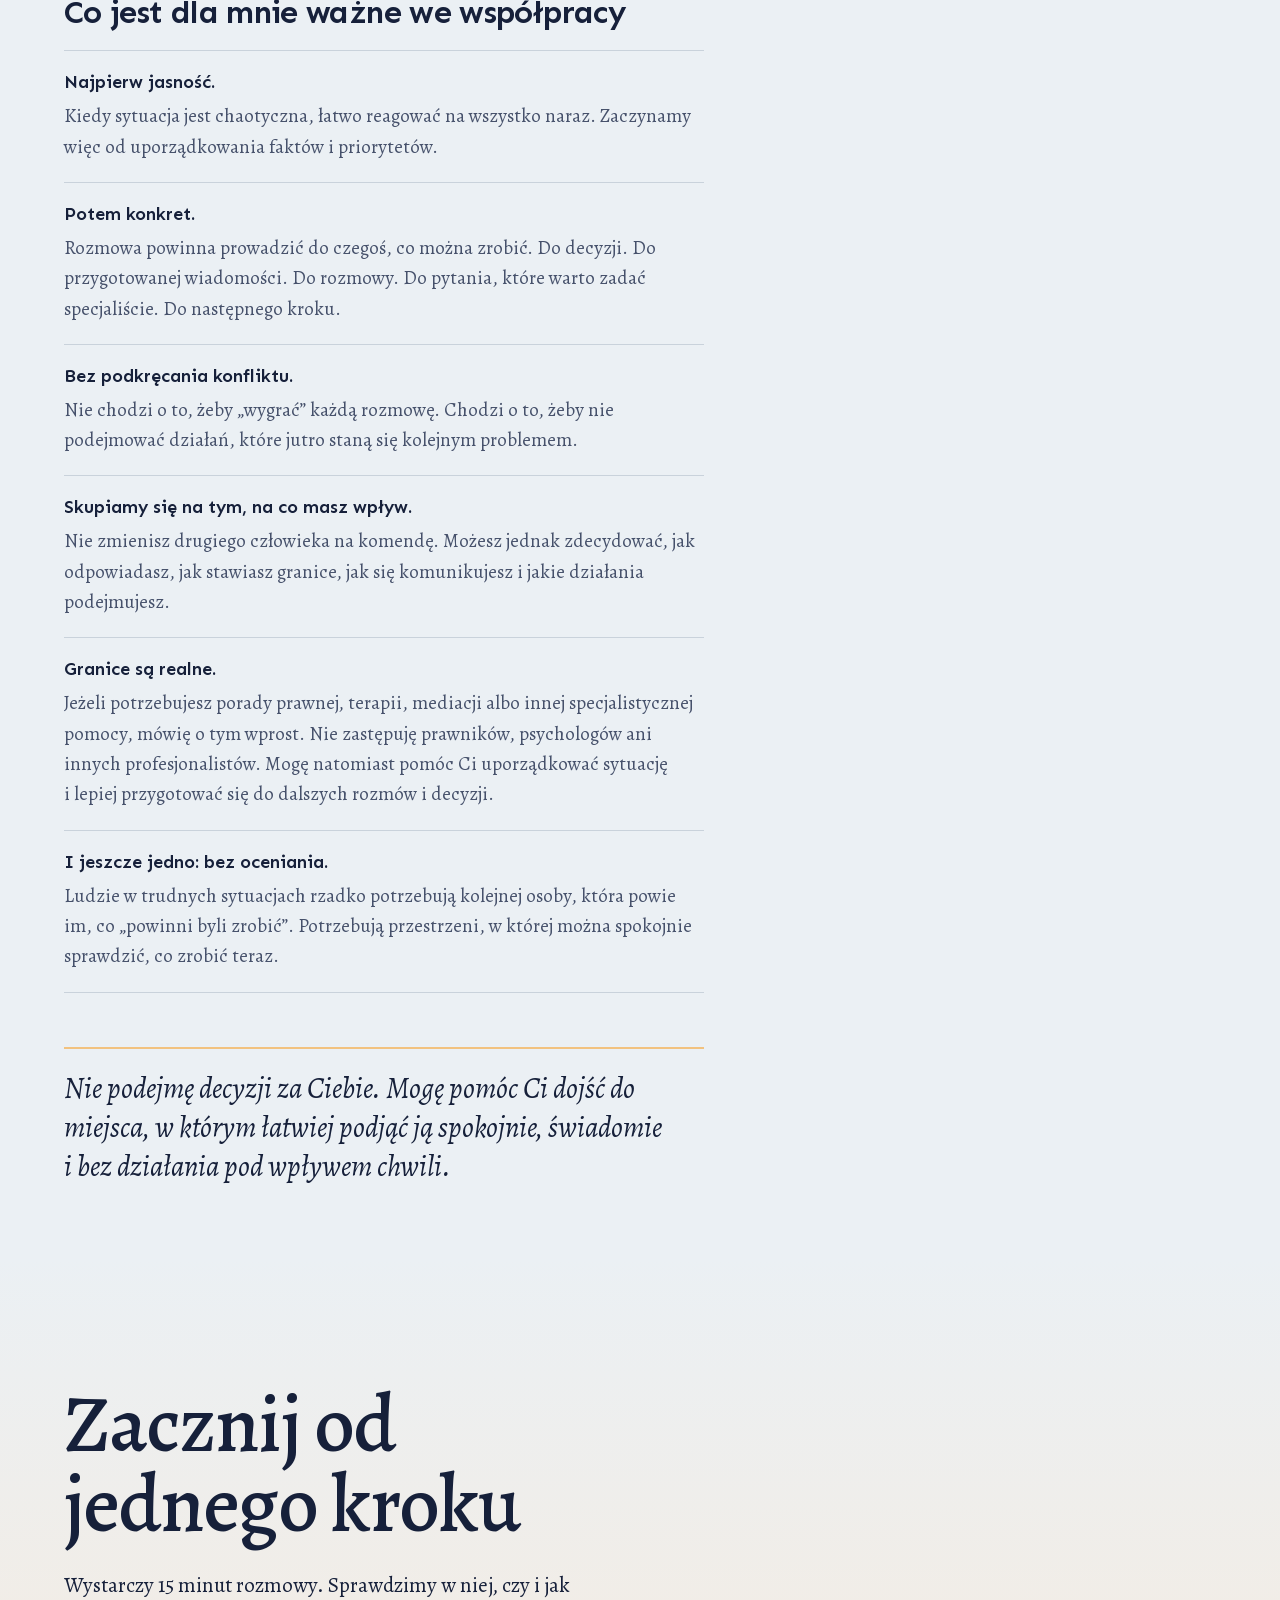
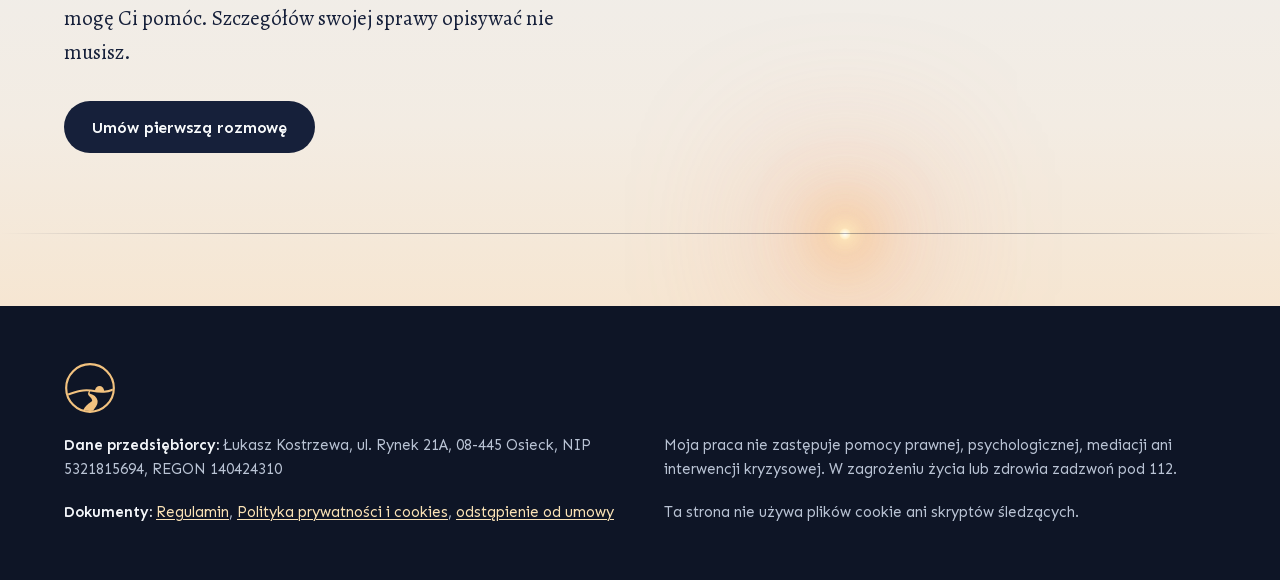
<file: o-mnie.html>
<!doctype html>
<!--
  SZKIC STRONY PUBLICZNEJ. NIE PUBLIKOWAĆ przed CLIENT READY (DEC-012).
  Treść pochodzi z Canonu (docs/canon/) z korektami ownera (DECISION_LOG.md, DEC-026); mapowanie: site/README.md.
  Kierunek wizualny: docs/design/EXPERIENCE_DIRECTION.md ("Horyzont").
  Braki do uzupełnienia są oznaczone tekstem "DO UZUPEŁNIENIA" (klasa .todo).
  Przed publikacją usuń meta robots (noindex, nofollow).
-->
<html lang="pl">
<head>
  <meta charset="utf-8">
  <meta name="viewport" content="width=device-width, initial-scale=1">
  <meta http-equiv="Content-Security-Policy" content="default-src 'none'; script-src 'self'; style-src 'self'; img-src 'self'; font-src 'self'; base-uri 'none'; form-action 'none'">
  <meta name="referrer" content="no-referrer">
  <meta name="robots" content="noindex, nofollow">
  <meta name="theme-color" content="#0E1526">
  <title>O mnie - spokojna pomoc po rozstaniu i w rozwodzie</title>
  <meta name="description" content="Łukasz Kostrzewa: doświadczenie szkoleniowe i warsztatowe oraz granice mojej pracy. Nie jestem prawnikiem, psychologiem ani psychoterapeutą.">
  <link rel="icon" href="assets/img/favicon.svg" type="image/svg+xml">
  <link rel="preload" href="assets/fonts/alegreya-500.woff2" as="font" type="font/woff2" crossorigin>
  <link rel="preload" href="assets/fonts/alegreya-400.woff2" as="font" type="font/woff2" crossorigin>
  <link rel="preload" href="assets/fonts/sen-var.woff2" as="font" type="font/woff2" crossorigin>
  <link rel="stylesheet" href="assets/css/style.css">
  <script src="assets/js/early.js"></script>
  <script src="assets/js/site.js" defer></script>
</head>
<body class="page-sub">
  <a class="skip-link" href="#main">Przejdź do treści</a>

  <div class="topbar" data-topbar>
    <header class="masthead">
      <div class="wrap masthead__inner">
      <p class="brand"><svg xmlns="http://www.w3.org/2000/svg" viewBox="0 0 120 120" class="sygnet" aria-hidden="true" focusable="false"><defs><clipPath id="sg-in-h"><circle cx="60" cy="60" r="53"/></clipPath><clipPath id="sg-up-h"><path d="M-5 80 C 20 72, 40 62, 62 66 S 100 72, 125 58 L125 -5 L-5 -5 Z"/></clipPath></defs><g clip-path="url(#sg-in-h)"><circle cx="82" cy="66" r="10.5" fill="currentColor" clip-path="url(#sg-up-h)"/><path d="M-5 80 C 20 72, 40 62, 62 66 S 100 72, 125 58" fill="none" stroke="currentColor" stroke-width="4.6" stroke-linecap="round"/><path d="M66.1 122.3 L66.0 121.2 L65.8 120.4 L65.8 119.7 L65.7 119.0 L65.7 118.4 L65.8 117.7 L65.8 117.1 L65.9 116.4 L66.1 115.8 L66.3 115.1 L66.5 114.4 L66.8 113.7 L67.1 113.0 L67.5 112.2 L67.9 111.5 L68.4 110.7 L68.9 109.9 L69.4 109.1 L70.0 108.3 L70.5 107.5 L71.1 106.6 L71.8 105.8 L72.4 104.9 L73.0 104.0 L73.6 103.0 L74.3 102.0 L74.9 101.0 L75.4 99.9 L76.0 98.7 L76.5 97.5 L76.9 96.2 L77.2 94.9 L77.4 93.5 L77.5 92.0 L77.5 90.6 L77.3 89.1 L77.0 87.7 L76.5 86.3 L75.9 84.9 L75.2 83.7 L74.6 82.6 L73.9 81.7 L73.2 80.8 L72.4 80.0 L71.7 79.3 L70.9 78.6 L70.2 78.0 L69.4 77.5 L68.7 77.0 L67.9 76.6 L67.2 76.2 L66.5 75.8 L65.8 75.5 L65.2 75.2 L64.6 74.9 L64.0 74.7 L63.4 74.5 L62.9 74.3 L62.4 74.1 L61.9 73.9 L61.5 73.8 L61.2 73.6 L60.8 73.5 L60.5 73.3 L60.3 73.2 L60.1 73.1 L59.9 73.0 L59.7 72.8 L59.5 72.7 L59.4 72.4 L59.3 72.2 L59.2 71.8 L59.2 71.4 L59.2 70.9 L59.3 70.4 L59.4 69.7 L59.7 69.0 L60.0 68.3 L60.4 67.5 L60.9 66.6 L59.1 65.4 L58.5 66.3 L57.9 67.1 L57.4 67.9 L57.0 68.6 L56.6 69.4 L56.2 70.1 L56.0 70.8 L55.8 71.4 L55.6 72.1 L55.6 72.8 L55.6 73.5 L55.7 74.2 L55.8 74.9 L56.1 75.6 L56.4 76.2 L56.7 76.8 L57.1 77.3 L57.5 77.8 L57.9 78.3 L58.3 78.8 L58.7 79.3 L59.2 79.7 L59.6 80.2 L60.1 80.6 L60.5 81.1 L60.9 81.5 L61.3 81.9 L61.7 82.4 L62.1 82.8 L62.5 83.3 L62.8 83.7 L63.1 84.2 L63.4 84.7 L63.7 85.2 L63.9 85.7 L64.1 86.2 L64.3 86.7 L64.5 87.2 L64.7 87.8 L64.8 88.3 L64.9 89.0 L64.9 89.5 L64.8 89.9 L64.7 90.1 L64.6 90.3 L64.4 90.5 L64.2 90.6 L64.1 90.7 L63.8 90.9 L63.6 91.1 L63.3 91.3 L62.9 91.6 L62.5 91.9 L62.0 92.2 L61.5 92.6 L60.9 93.1 L60.2 93.6 L59.5 94.1 L58.8 94.7 L58.0 95.3 L57.1 95.9 L56.2 96.6 L55.3 97.3 L54.3 98.2 L53.4 99.0 L52.4 99.9 L51.4 100.9 L50.4 102.0 L49.4 103.2 L48.4 104.4 L47.5 105.8 L46.5 107.2 L45.7 108.7 L44.9 110.4 L44.1 112.1 L43.5 113.9 L42.9 115.8 L42.5 117.8 L42.1 119.9 L41.9 121.7 Z" fill="currentColor"/></g><circle cx="60" cy="60" r="55" fill="none" stroke="currentColor" stroke-width="5.0"/></svg><span class="vh">Łukasz Kostrzewa</span></p>
      <button class="menu-btn" type="button" aria-expanded="false" aria-controls="site-nav" data-menu><span class="menu-btn__icon" aria-hidden="true"></span>Menu</button>
      <nav id="site-nav" class="nav" aria-label="Nawigacja po stronie">
        <ul role="list">
          <li><a href="index.html">Start</a></li>
          <li><a href="formy-wspolpracy.html">Formy współpracy</a></li>
          <li><a href="wolne-terminy.html">Wolne terminy</a></li>
          <li><a href="zakres.html">Zakres</a></li>
          <li><a href="o-mnie.html" aria-current="page">O mnie</a></li>
          <li><a href="pytania.html">Pytania</a></li>
          <li class="nav__cta"><a href="kontakt.html">Umów pierwszą rozmowę</a></li>
        </ul>
      </nav>
      </div>
    </header>
    <div class="topbar__progress" aria-hidden="true"></div>
  </div>

  <main id="main">

    <div class="subhead" data-tone="night" data-tone-end="0.8">
      <div class="subhead__sky" aria-hidden="true"><span class="subhead__glow"></span></div>
      <div class="wrap subhead__inner">
        <h1 class="subhead__title" id="tytul-o-mnie">O mnie</h1>
      </div>
    </div>

    <section class="sub about" aria-labelledby="tytul-o-mnie">
      <div class="wrap about__grid">
        <article class="about__text">
          <p class="about__lead">Od ponad 10 lat pracuję z tematami relacji, komunikacji i codziennych decyzji, które stają się szczególnie trudne wtedy, gdy w grę wchodzą emocje, rodzina i konflikt.</p>
          <p>W swojej pracy wielokrotnie stykałem się z tematami wychowawczymi, pedagogicznymi i rodzinnymi. Współpracuję z prawnikami, kuratorami i innymi specjalistami, kiedy sprawa wymaga szerszego spojrzenia albo wiedzy, której nie powinienem zastępować własną opinią.</p>
          <p>To jest dla mnie ważne. Nie chcę udawać eksperta od wszystkiego.</p>
          <p>Moją rolą jest przede wszystkim pomóc Ci zobaczyć sytuację wyraźniej. Zwłaszcza wtedy, gdy wszystko naraz wydaje się pilne: wiadomości, rozmowy, dzieci, decyzje, napięcie, kolejne kroki.</p>
          <p>Nie próbuję w jednej rozmowie „naprawić życia”. To zresztą rzadko działa. Najpierw porządkujemy to, co się dzieje. Oddzielamy fakty od emocji. Sprawdzamy, co wymaga działania teraz, a co może poczekać. Potem szukamy następnego kroku, który jest rozsądny i możliwy do wykonania.</p>
          <p class="about__values">W pracy z ludźmi najważniejsze są dla mnie trzy rzeczy: szacunek, odpowiedzialność i granice.</p>
          <p>Nie szukam winnego. Nie dokładam emocji do konfliktu. Nie namawiam do działań, które mają „pokazać drugiej stronie”. Interesuje mnie to, co realnie możesz zrobić lepiej, spokojniej i z większą świadomością konsekwencji.</p>
          <p>Czasem najważniejsze będzie przygotowanie trudnej rozmowy. Innym razem decyzja, czego na razie nie robić. Bywa też, że najlepszym krokiem jest dobre przygotowanie pytań do prawnika, kuratora, mediatora albo innego specjalisty.</p>
          <p>Jeżeli w sytuacji są dzieci, rozmawiamy o Twoich działaniach jako rodzica. Nie oceniam dziecka. Konflikt dorosłych bardzo łatwo zaczyna zajmować całą przestrzeń, więc zwracamy uwagę na to, żeby napięcie między rodzicami nie spadało na dziecko.</p>
          <h2 class="about__h2">Co jest dla mnie ważne we współpracy</h2>
          <ul class="about__principles" role="list">
            <li>
              <h3 class="about__p-title">Najpierw jasność.</h3>
              <p>Kiedy sytuacja jest chaotyczna, łatwo reagować na wszystko naraz. Zaczynamy więc od uporządkowania faktów i priorytetów.</p>
            </li>
            <li>
              <h3 class="about__p-title">Potem konkret.</h3>
              <p>Rozmowa powinna prowadzić do czegoś, co można zrobić. Do decyzji. Do przygotowanej wiadomości. Do rozmowy. Do pytania, które warto zadać specjaliście. Do następnego kroku.</p>
            </li>
            <li>
              <h3 class="about__p-title">Bez podkręcania konfliktu.</h3>
              <p>Nie chodzi o to, żeby „wygrać” każdą rozmowę. Chodzi o to, żeby nie podejmować działań, które jutro staną się kolejnym problemem.</p>
            </li>
            <li>
              <h3 class="about__p-title">Skupiamy się na tym, na co masz wpływ.</h3>
              <p>Nie zmienisz drugiego człowieka na komendę. Możesz jednak zdecydować, jak odpowiadasz, jak stawiasz granice, jak się komunikujesz i jakie działania podejmujesz.</p>
            </li>
            <li>
              <h3 class="about__p-title">Granice są realne.</h3>
              <p>Jeżeli potrzebujesz porady prawnej, terapii, mediacji albo innej specjalistycznej pomocy, mówię o tym wprost. Nie zastępuję prawników, psychologów ani innych profesjonalistów. Mogę natomiast pomóc Ci uporządkować sytuację i lepiej przygotować się do dalszych rozmów i decyzji.</p>
            </li>
            <li>
              <h3 class="about__p-title">I jeszcze jedno: bez oceniania.</h3>
              <p>Ludzie w trudnych sytuacjach rzadko potrzebują kolejnej osoby, która powie im, co „powinni byli zrobić”. Potrzebują przestrzeni, w której można spokojnie sprawdzić, co zrobić teraz.</p>
            </li>
          </ul>
          <p class="about__close">Nie podejmę decyzji za Ciebie. Mogę pomóc Ci dojść do miejsca, w którym łatwiej podjąć ją spokojnie, świadomie i bez działania pod wpływem chwili.</p>
        </article>
        <aside class="about__side" aria-label="Dane i doświadczenie">
          <p class="who__name">Łukasz Kostrzewa</p>
          <p class="who__practice">Pracę prowadzę w ramach jednoosobowej praktyki.</p>
          <h2 class="who__h3 about__side-h">Doświadczenie</h2>
          <ul class="who__list" role="list">
            <li>trener biznesu, certyfikat SET <span class="nowrap">(122 godz., 2019)</span>,</li>
            <li>ok. 13 lat pracy jako pedagog szkolny <span class="nowrap">(2010-2023)</span>,</li>
            <li>praca z rodzicami i konfliktem w kontekście szkolnym,</li>
            <li>warsztaty profilaktyczne: przemoc rówieśnicza, cyberprzemoc, higiena cyfrowa, samoregulacja.</li>
          </ul>
          <p class="who__limit">To doświadczenie szkoleniowe i warsztatowe. Nie mam kwalifikacji prawnika, psychologa ani psychoterapeuty i nie udzielam porad z tych dziedzin.</p>
        </aside>
      </div>
    </section>
    <section class="closing" aria-labelledby="tytul-zamkniecie" data-where-label="Pierwszy krok">
      <div class="closing__sky" aria-hidden="true"><span class="closing__sun"></span><span class="closing__line"></span></div>
      <div class="wrap closing__inner">
        <h2 id="tytul-zamkniecie" class="closing__title">Zacznij od jednego kroku</h2>
        <p class="closing__lead">Wystarczy 15 minut rozmowy. Sprawdzimy w niej, czy i jak mogę Ci pomóc. Szczegółów swojej sprawy opisywać nie musisz.</p>
        <p class="closing__action"><a class="button button--ink magnetic" href="kontakt.html">Umów pierwszą rozmowę</a></p>
      </div>
    </section>
  </main>

  <footer class="footer" data-tone="night">
    <div class="wrap footer__grid">
      <p class="footer__mark"><svg xmlns="http://www.w3.org/2000/svg" viewBox="0 0 120 120" class="sygnet" aria-hidden="true" focusable="false"><defs><clipPath id="sg-in-f"><circle cx="60" cy="60" r="53"/></clipPath><clipPath id="sg-up-f"><path d="M-5 80 C 20 72, 40 62, 62 66 S 100 72, 125 58 L125 -5 L-5 -5 Z"/></clipPath></defs><g clip-path="url(#sg-in-f)"><circle cx="82" cy="66" r="10.5" fill="currentColor" clip-path="url(#sg-up-f)"/><path d="M-5 80 C 20 72, 40 62, 62 66 S 100 72, 125 58" fill="none" stroke="currentColor" stroke-width="4.6" stroke-linecap="round"/><path d="M66.1 122.3 L66.0 121.2 L65.8 120.4 L65.8 119.7 L65.7 119.0 L65.7 118.4 L65.8 117.7 L65.8 117.1 L65.9 116.4 L66.1 115.8 L66.3 115.1 L66.5 114.4 L66.8 113.7 L67.1 113.0 L67.5 112.2 L67.9 111.5 L68.4 110.7 L68.9 109.9 L69.4 109.1 L70.0 108.3 L70.5 107.5 L71.1 106.6 L71.8 105.8 L72.4 104.9 L73.0 104.0 L73.6 103.0 L74.3 102.0 L74.9 101.0 L75.4 99.9 L76.0 98.7 L76.5 97.5 L76.9 96.2 L77.2 94.9 L77.4 93.5 L77.5 92.0 L77.5 90.6 L77.3 89.1 L77.0 87.7 L76.5 86.3 L75.9 84.9 L75.2 83.7 L74.6 82.6 L73.9 81.7 L73.2 80.8 L72.4 80.0 L71.7 79.3 L70.9 78.6 L70.2 78.0 L69.4 77.5 L68.7 77.0 L67.9 76.6 L67.2 76.2 L66.5 75.8 L65.8 75.5 L65.2 75.2 L64.6 74.9 L64.0 74.7 L63.4 74.5 L62.9 74.3 L62.4 74.1 L61.9 73.9 L61.5 73.8 L61.2 73.6 L60.8 73.5 L60.5 73.3 L60.3 73.2 L60.1 73.1 L59.9 73.0 L59.7 72.8 L59.5 72.7 L59.4 72.4 L59.3 72.2 L59.2 71.8 L59.2 71.4 L59.2 70.9 L59.3 70.4 L59.4 69.7 L59.7 69.0 L60.0 68.3 L60.4 67.5 L60.9 66.6 L59.1 65.4 L58.5 66.3 L57.9 67.1 L57.4 67.9 L57.0 68.6 L56.6 69.4 L56.2 70.1 L56.0 70.8 L55.8 71.4 L55.6 72.1 L55.6 72.8 L55.6 73.5 L55.7 74.2 L55.8 74.9 L56.1 75.6 L56.4 76.2 L56.7 76.8 L57.1 77.3 L57.5 77.8 L57.9 78.3 L58.3 78.8 L58.7 79.3 L59.2 79.7 L59.6 80.2 L60.1 80.6 L60.5 81.1 L60.9 81.5 L61.3 81.9 L61.7 82.4 L62.1 82.8 L62.5 83.3 L62.8 83.7 L63.1 84.2 L63.4 84.7 L63.7 85.2 L63.9 85.7 L64.1 86.2 L64.3 86.7 L64.5 87.2 L64.7 87.8 L64.8 88.3 L64.9 89.0 L64.9 89.5 L64.8 89.9 L64.7 90.1 L64.6 90.3 L64.4 90.5 L64.2 90.6 L64.1 90.7 L63.8 90.9 L63.6 91.1 L63.3 91.3 L62.9 91.6 L62.5 91.9 L62.0 92.2 L61.5 92.6 L60.9 93.1 L60.2 93.6 L59.5 94.1 L58.8 94.7 L58.0 95.3 L57.1 95.9 L56.2 96.6 L55.3 97.3 L54.3 98.2 L53.4 99.0 L52.4 99.9 L51.4 100.9 L50.4 102.0 L49.4 103.2 L48.4 104.4 L47.5 105.8 L46.5 107.2 L45.7 108.7 L44.9 110.4 L44.1 112.1 L43.5 113.9 L42.9 115.8 L42.5 117.8 L42.1 119.9 L41.9 121.7 Z" fill="currentColor"/></g><circle cx="60" cy="60" r="55" fill="none" stroke="currentColor" stroke-width="5.0"/></svg></p>
      <p><strong>Dane przedsiębiorcy:</strong> Łukasz Kostrzewa, ul. Rynek 21A, 08-445 Osieck, NIP 5321815694, REGON 140424310</p>
      <p>Moja praca nie zastępuje pomocy prawnej, psychologicznej, mediacji ani interwencji kryzysowej. W zagrożeniu życia lub zdrowia zadzwoń pod 112.</p>
      <p><strong>Dokumenty:</strong> <a href="regulamin.html">Regulamin</a>, <a href="polityka-prywatnosci.html">Polityka prywatności i cookies</a>, <a href="regulamin.html#odstapienie">odstąpienie od umowy</a></p>
      <p>Ta strona nie używa plików cookie ani skryptów śledzących.</p>
    </div>
  </footer>
</body>
</html>
</file>
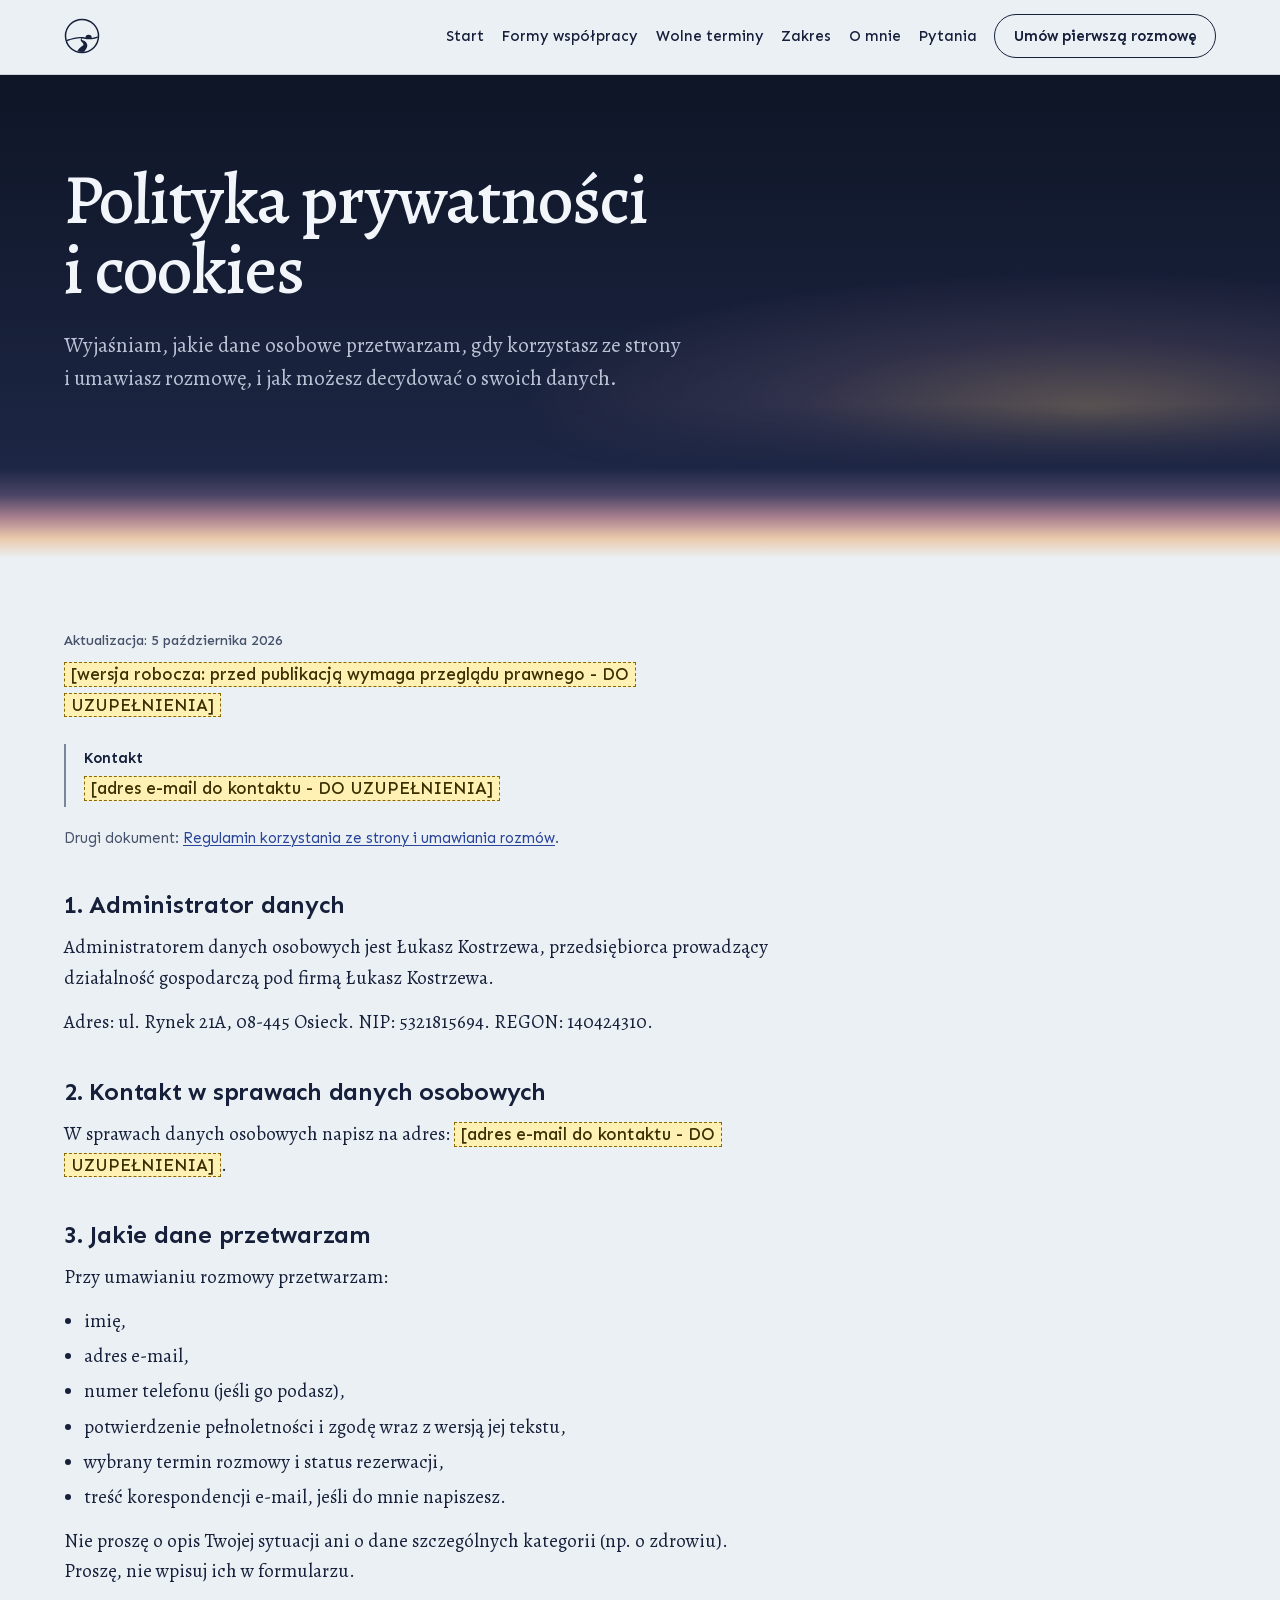
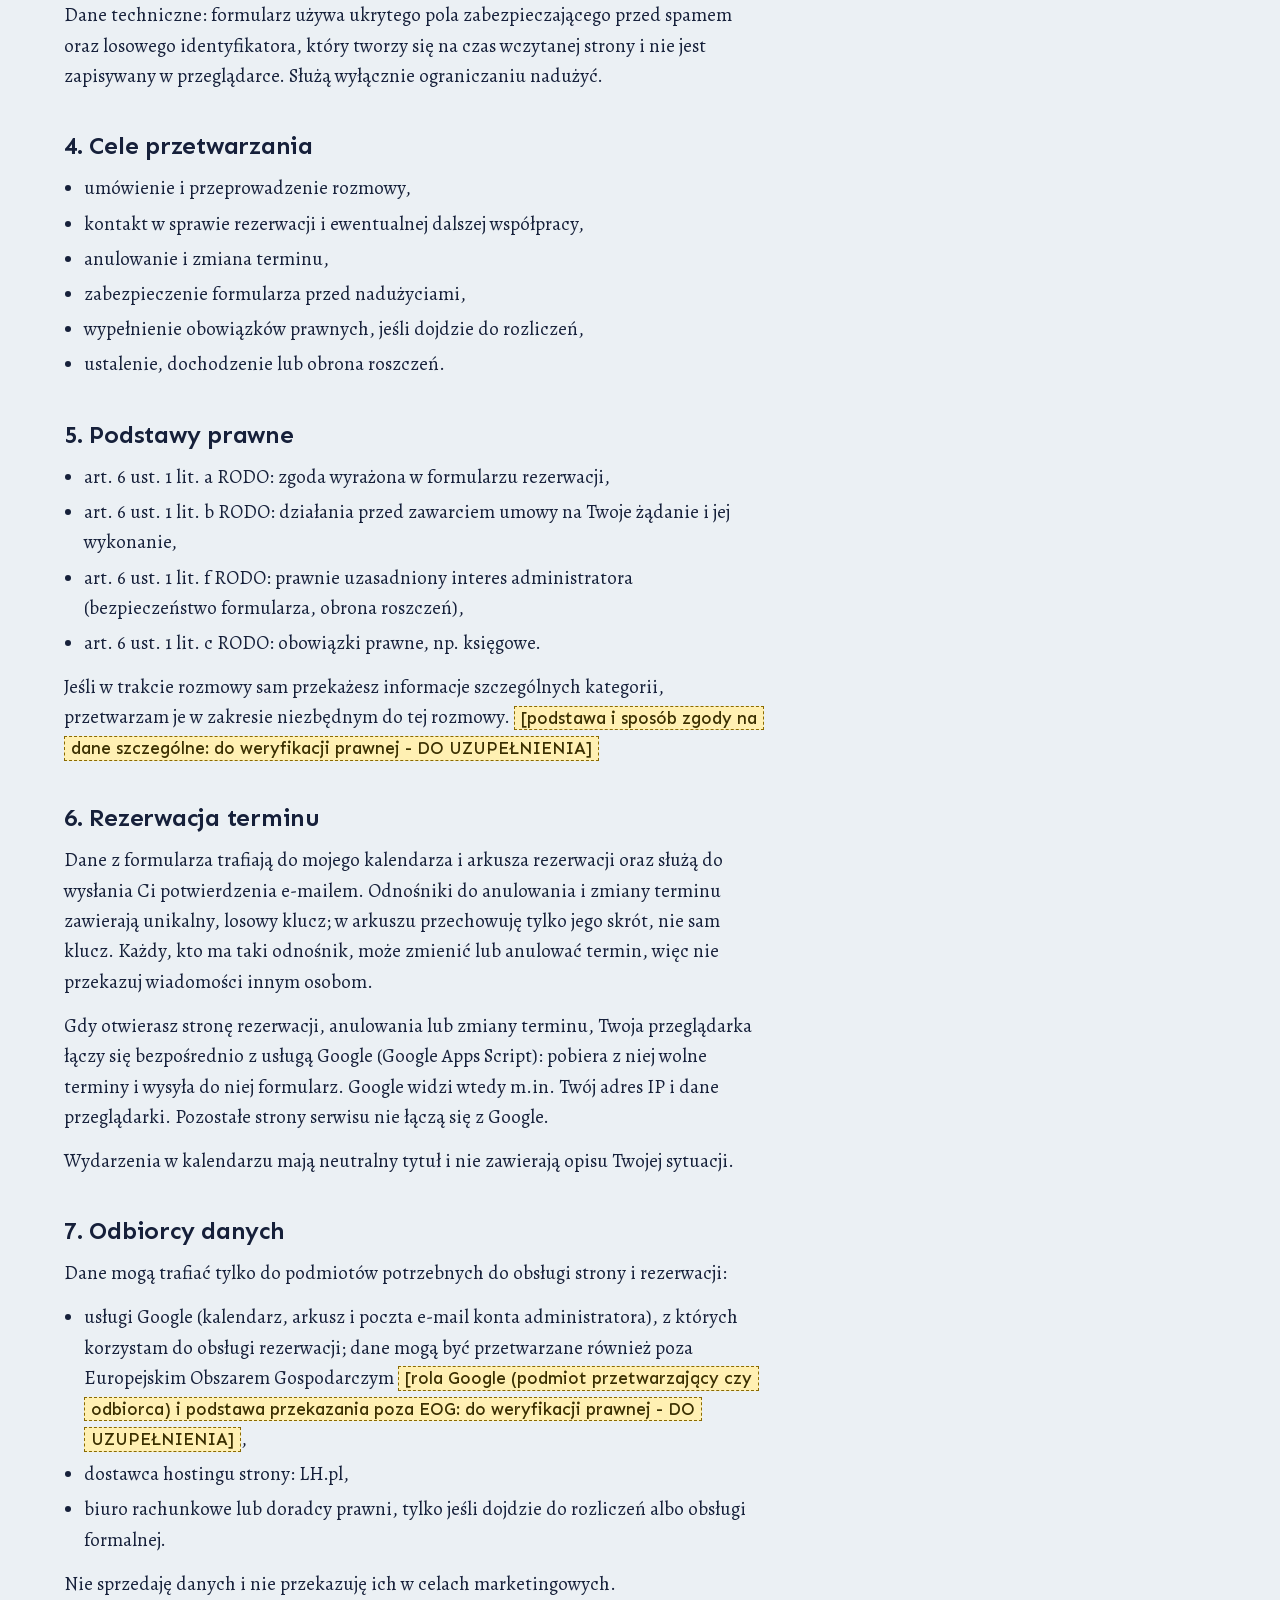
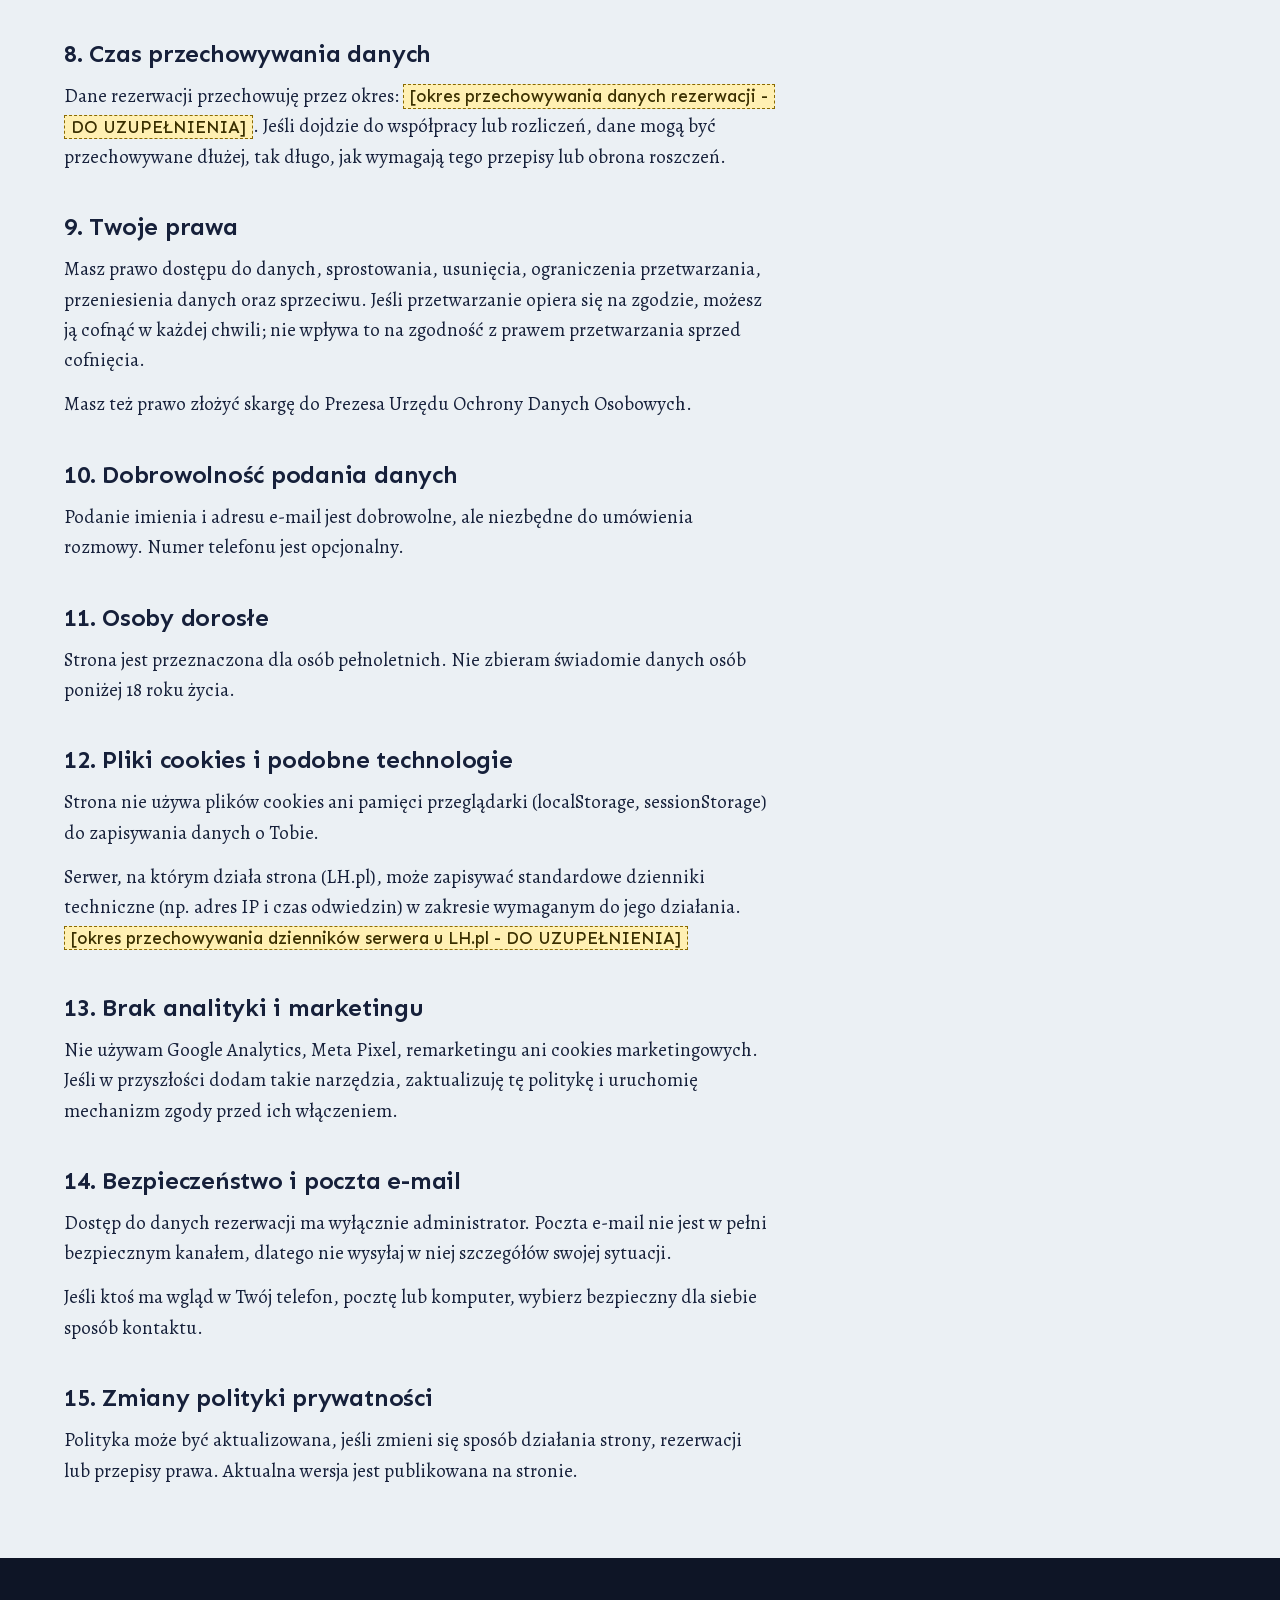
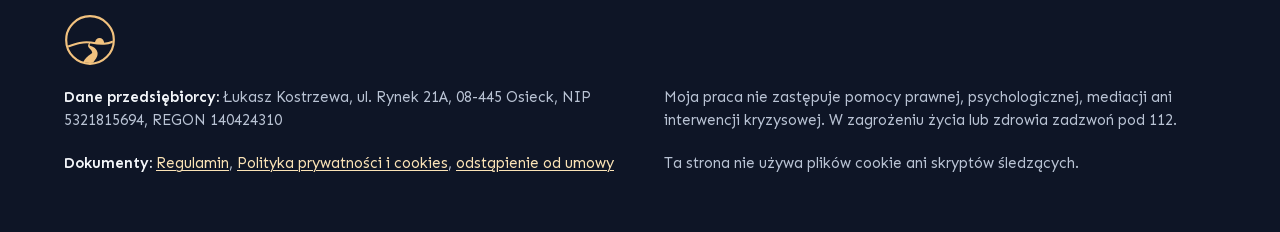
<file: polityka-prywatnosci.html>
<!doctype html>
<!--
  SZKIC STRONY PUBLICZNEJ. NIE PUBLIKOWAĆ przed CLIENT READY (DEC-012).
  Treść pochodzi z Canonu (docs/canon/) z korektami ownera (DECISION_LOG.md, DEC-026); mapowanie: site/README.md.
  Kierunek wizualny: docs/design/EXPERIENCE_DIRECTION.md ("Horyzont").
  Braki do uzupełnienia są oznaczone tekstem "DO UZUPEŁNIENIA" (klasa .todo).
  Przed publikacją usuń meta robots (noindex, nofollow).
-->
<html lang="pl">
<head>
  <meta charset="utf-8">
  <meta name="viewport" content="width=device-width, initial-scale=1">
  <meta http-equiv="Content-Security-Policy" content="default-src 'none'; script-src 'self'; style-src 'self'; img-src 'self'; font-src 'self'; base-uri 'none'; form-action 'none'">
  <meta name="referrer" content="no-referrer">
  <meta name="robots" content="noindex, nofollow">
  <meta name="theme-color" content="#0E1526">
  <title>Polityka prywatności i cookies - spokojna pomoc po rozstaniu i w rozwodzie</title>
  <meta name="description" content="Jakie dane osobowe przetwarzam, gdy korzystasz ze strony i umawiasz rozmowę, i jakie masz prawa. Strona nie używa cookies ani analityki.">
  <link rel="icon" href="assets/img/favicon.svg" type="image/svg+xml">
  <link rel="preload" href="assets/fonts/alegreya-500.woff2" as="font" type="font/woff2" crossorigin>
  <link rel="preload" href="assets/fonts/alegreya-400.woff2" as="font" type="font/woff2" crossorigin>
  <link rel="preload" href="assets/fonts/sen-var.woff2" as="font" type="font/woff2" crossorigin>
  <link rel="stylesheet" href="assets/css/style.css">
  <script src="assets/js/early.js"></script>
  <script src="assets/js/site.js" defer></script>
</head>
<body class="page-sub">
  <a class="skip-link" href="#main">Przejdź do treści</a>

  <div class="topbar" data-topbar>
    <header class="masthead">
      <div class="wrap masthead__inner">
      <p class="brand"><svg xmlns="http://www.w3.org/2000/svg" viewBox="0 0 120 120" class="sygnet" aria-hidden="true" focusable="false"><defs><clipPath id="sg-in-h"><circle cx="60" cy="60" r="53"/></clipPath><clipPath id="sg-up-h"><path d="M-5 80 C 20 72, 40 62, 62 66 S 100 72, 125 58 L125 -5 L-5 -5 Z"/></clipPath></defs><g clip-path="url(#sg-in-h)"><circle cx="82" cy="66" r="10.5" fill="currentColor" clip-path="url(#sg-up-h)"/><path d="M-5 80 C 20 72, 40 62, 62 66 S 100 72, 125 58" fill="none" stroke="currentColor" stroke-width="4.6" stroke-linecap="round"/><path d="M66.1 122.3 L66.0 121.2 L65.8 120.4 L65.8 119.7 L65.7 119.0 L65.7 118.4 L65.8 117.7 L65.8 117.1 L65.9 116.4 L66.1 115.8 L66.3 115.1 L66.5 114.4 L66.8 113.7 L67.1 113.0 L67.5 112.2 L67.9 111.5 L68.4 110.7 L68.9 109.9 L69.4 109.1 L70.0 108.3 L70.5 107.5 L71.1 106.6 L71.8 105.8 L72.4 104.9 L73.0 104.0 L73.6 103.0 L74.3 102.0 L74.9 101.0 L75.4 99.9 L76.0 98.7 L76.5 97.5 L76.9 96.2 L77.2 94.9 L77.4 93.5 L77.5 92.0 L77.5 90.6 L77.3 89.1 L77.0 87.7 L76.5 86.3 L75.9 84.9 L75.2 83.7 L74.6 82.6 L73.9 81.7 L73.2 80.8 L72.4 80.0 L71.7 79.3 L70.9 78.6 L70.2 78.0 L69.4 77.5 L68.7 77.0 L67.9 76.6 L67.2 76.2 L66.5 75.8 L65.8 75.5 L65.2 75.2 L64.6 74.9 L64.0 74.7 L63.4 74.5 L62.9 74.3 L62.4 74.1 L61.9 73.9 L61.5 73.8 L61.2 73.6 L60.8 73.5 L60.5 73.3 L60.3 73.2 L60.1 73.1 L59.9 73.0 L59.7 72.8 L59.5 72.7 L59.4 72.4 L59.3 72.2 L59.2 71.8 L59.2 71.4 L59.2 70.9 L59.3 70.4 L59.4 69.7 L59.7 69.0 L60.0 68.3 L60.4 67.5 L60.9 66.6 L59.1 65.4 L58.5 66.3 L57.9 67.1 L57.4 67.9 L57.0 68.6 L56.6 69.4 L56.2 70.1 L56.0 70.8 L55.8 71.4 L55.6 72.1 L55.6 72.8 L55.6 73.5 L55.7 74.2 L55.8 74.9 L56.1 75.6 L56.4 76.2 L56.7 76.8 L57.1 77.3 L57.5 77.8 L57.9 78.3 L58.3 78.8 L58.7 79.3 L59.2 79.7 L59.6 80.2 L60.1 80.6 L60.5 81.1 L60.9 81.5 L61.3 81.9 L61.7 82.4 L62.1 82.8 L62.5 83.3 L62.8 83.7 L63.1 84.2 L63.4 84.7 L63.7 85.2 L63.9 85.7 L64.1 86.2 L64.3 86.7 L64.5 87.2 L64.7 87.8 L64.8 88.3 L64.9 89.0 L64.9 89.5 L64.8 89.9 L64.7 90.1 L64.6 90.3 L64.4 90.5 L64.2 90.6 L64.1 90.7 L63.8 90.9 L63.6 91.1 L63.3 91.3 L62.9 91.6 L62.5 91.9 L62.0 92.2 L61.5 92.6 L60.9 93.1 L60.2 93.6 L59.5 94.1 L58.8 94.7 L58.0 95.3 L57.1 95.9 L56.2 96.6 L55.3 97.3 L54.3 98.2 L53.4 99.0 L52.4 99.9 L51.4 100.9 L50.4 102.0 L49.4 103.2 L48.4 104.4 L47.5 105.8 L46.5 107.2 L45.7 108.7 L44.9 110.4 L44.1 112.1 L43.5 113.9 L42.9 115.8 L42.5 117.8 L42.1 119.9 L41.9 121.7 Z" fill="currentColor"/></g><circle cx="60" cy="60" r="55" fill="none" stroke="currentColor" stroke-width="5.0"/></svg><span class="vh">Łukasz Kostrzewa</span></p>
      <button class="menu-btn" type="button" aria-expanded="false" aria-controls="site-nav" data-menu><span class="menu-btn__icon" aria-hidden="true"></span>Menu</button>
      <nav id="site-nav" class="nav" aria-label="Nawigacja po stronie">
        <ul role="list">
          <li><a href="index.html">Start</a></li>
          <li><a href="formy-wspolpracy.html">Formy współpracy</a></li>
          <li><a href="wolne-terminy.html">Wolne terminy</a></li>
          <li><a href="zakres.html">Zakres</a></li>
          <li><a href="o-mnie.html">O mnie</a></li>
          <li><a href="pytania.html">Pytania</a></li>
          <li class="nav__cta"><a href="kontakt.html">Umów pierwszą rozmowę</a></li>
        </ul>
      </nav>
      </div>
    </header>
    <div class="topbar__progress" aria-hidden="true"></div>
  </div>

  <main id="main">

    <div class="subhead" data-tone="night" data-tone-end="0.8">
      <div class="subhead__sky" aria-hidden="true"><span class="subhead__glow"></span></div>
      <div class="wrap subhead__inner">
        <h1 class="subhead__title">Polityka prywatności i cookies</h1>
        <p class="subhead__lead">Wyjaśniam, jakie dane osobowe przetwarzam, gdy korzystasz ze strony i umawiasz rozmowę, i jak możesz decydować o swoich danych.</p>
      </div>
    </div>

    <section class="sub doc" aria-label="Polityka prywatności i cookies">
      <div class="wrap doc__wrap">
        <p class="doc__meta">Aktualizacja: 5 października 2026</p>
        <p class="doc__draft"><span class="todo">[wersja robocza: przed publikacją wymaga przeglądu prawnego - DO UZUPEŁNIENIA]</span></p>
        <div class="doc__contact">
          <p class="doc__contact-h">Kontakt</p>
          <p><span class="todo">[adres e-mail do kontaktu - DO UZUPEŁNIENIA]</span></p>
        </div>
        <p class="doc__other">Drugi dokument: <a href="regulamin.html">Regulamin korzystania ze strony i umawiania rozmów</a>.</p>
<section class="doc__sec"><h2 class="doc__h2">1. Administrator danych</h2><p>Administratorem danych osobowych jest Łukasz Kostrzewa, przedsiębiorca prowadzący działalność gospodarczą pod firmą Łukasz Kostrzewa.</p><p>Adres: ul. Rynek 21A, 08-445 Osieck. NIP: 5321815694. REGON: 140424310.</p></section><section class="doc__sec"><h2 class="doc__h2">2. Kontakt w sprawach danych osobowych</h2><p>W sprawach danych osobowych napisz na adres: <span class="todo">[adres e-mail do kontaktu - DO UZUPEŁNIENIA]</span>.</p></section><section class="doc__sec"><h2 class="doc__h2">3. Jakie dane przetwarzam</h2><p>Przy umawianiu rozmowy przetwarzam:</p><ul class="doc__list" role="list"><li>imię,</li><li>adres e-mail,</li><li>numer telefonu (jeśli go podasz),</li><li>potwierdzenie pełnoletności i zgodę wraz z wersją jej tekstu,</li><li>wybrany termin rozmowy i status rezerwacji,</li><li>treść korespondencji e-mail, jeśli do mnie napiszesz.</li></ul><p>Nie proszę o opis Twojej sytuacji ani o dane szczególnych kategorii (np. o zdrowiu). Proszę, nie wpisuj ich w formularzu.</p><p>Dane techniczne: formularz używa ukrytego pola zabezpieczającego przed spamem oraz losowego identyfikatora, który tworzy się na czas wczytanej strony i nie jest zapisywany w przeglądarce. Służą wyłącznie ograniczaniu nadużyć.</p></section><section class="doc__sec"><h2 class="doc__h2">4. Cele przetwarzania</h2><ul class="doc__list" role="list"><li>umówienie i przeprowadzenie rozmowy,</li><li>kontakt w sprawie rezerwacji i ewentualnej dalszej współpracy,</li><li>anulowanie i zmiana terminu,</li><li>zabezpieczenie formularza przed nadużyciami,</li><li>wypełnienie obowiązków prawnych, jeśli dojdzie do rozliczeń,</li><li>ustalenie, dochodzenie lub obrona roszczeń.</li></ul></section><section class="doc__sec"><h2 class="doc__h2">5. Podstawy prawne</h2><ul class="doc__list" role="list"><li>art. 6 ust. 1 lit. a RODO: zgoda wyrażona w formularzu rezerwacji,</li><li>art. 6 ust. 1 lit. b RODO: działania przed zawarciem umowy na Twoje żądanie i jej wykonanie,</li><li>art. 6 ust. 1 lit. f RODO: prawnie uzasadniony interes administratora (bezpieczeństwo formularza, obrona roszczeń),</li><li>art. 6 ust. 1 lit. c RODO: obowiązki prawne, np. księgowe.</li></ul><p>Jeśli w trakcie rozmowy sam przekażesz informacje szczególnych kategorii, przetwarzam je w zakresie niezbędnym do tej rozmowy. <span class="todo">[podstawa i sposób zgody na dane szczególne: do weryfikacji prawnej - DO UZUPEŁNIENIA]</span></p></section><section class="doc__sec"><h2 class="doc__h2">6. Rezerwacja terminu</h2><p>Dane z formularza trafiają do mojego kalendarza i arkusza rezerwacji oraz służą do wysłania Ci potwierdzenia e-mailem. Odnośniki do anulowania i zmiany terminu zawierają unikalny, losowy klucz; w arkuszu przechowuję tylko jego skrót, nie sam klucz. Każdy, kto ma taki odnośnik, może zmienić lub anulować termin, więc nie przekazuj wiadomości innym osobom.</p><p>Gdy otwierasz stronę rezerwacji, anulowania lub zmiany terminu, Twoja przeglądarka łączy się bezpośrednio z usługą Google (Google Apps Script): pobiera z niej wolne terminy i wysyła do niej formularz. Google widzi wtedy m.in. Twój adres IP i dane przeglądarki. Pozostałe strony serwisu nie łączą się z Google.</p><p>Wydarzenia w kalendarzu mają neutralny tytuł i nie zawierają opisu Twojej sytuacji.</p></section><section class="doc__sec"><h2 class="doc__h2">7. Odbiorcy danych</h2><p>Dane mogą trafiać tylko do podmiotów potrzebnych do obsługi strony i rezerwacji:</p><ul class="doc__list" role="list"><li>usługi Google (kalendarz, arkusz i poczta e-mail konta administratora), z których korzystam do obsługi rezerwacji; dane mogą być przetwarzane również poza Europejskim Obszarem Gospodarczym <span class="todo">[rola Google (podmiot przetwarzający czy odbiorca) i podstawa przekazania poza EOG: do weryfikacji prawnej - DO UZUPEŁNIENIA]</span>,</li><li>dostawca hostingu strony: LH.pl,</li><li>biuro rachunkowe lub doradcy prawni, tylko jeśli dojdzie do rozliczeń albo obsługi formalnej.</li></ul><p>Nie sprzedaję danych i nie przekazuję ich w celach marketingowych.</p></section><section class="doc__sec"><h2 class="doc__h2">8. Czas przechowywania danych</h2><p>Dane rezerwacji przechowuję przez okres: <span class="todo">[okres przechowywania danych rezerwacji - DO UZUPEŁNIENIA]</span>. Jeśli dojdzie do współpracy lub rozliczeń, dane mogą być przechowywane dłużej, tak długo, jak wymagają tego przepisy lub obrona roszczeń.</p></section><section class="doc__sec"><h2 class="doc__h2">9. Twoje prawa</h2><p>Masz prawo dostępu do danych, sprostowania, usunięcia, ograniczenia przetwarzania, przeniesienia danych oraz sprzeciwu. Jeśli przetwarzanie opiera się na zgodzie, możesz ją cofnąć w każdej chwili; nie wpływa to na zgodność z prawem przetwarzania sprzed cofnięcia.</p><p>Masz też prawo złożyć skargę do Prezesa Urzędu Ochrony Danych Osobowych.</p></section><section class="doc__sec"><h2 class="doc__h2">10. Dobrowolność podania danych</h2><p>Podanie imienia i adresu e-mail jest dobrowolne, ale niezbędne do umówienia rozmowy. Numer telefonu jest opcjonalny.</p></section><section class="doc__sec"><h2 class="doc__h2">11. Osoby dorosłe</h2><p>Strona jest przeznaczona dla osób pełnoletnich. Nie zbieram świadomie danych osób poniżej 18 roku życia.</p></section><section class="doc__sec"><h2 class="doc__h2">12. Pliki cookies i podobne technologie</h2><p>Strona nie używa plików cookies ani pamięci przeglądarki (localStorage, sessionStorage) do zapisywania danych o Tobie.</p><p>Serwer, na którym działa strona (LH.pl), może zapisywać standardowe dzienniki techniczne (np. adres IP i czas odwiedzin) w zakresie wymaganym do jego działania. <span class="todo">[okres przechowywania dzienników serwera u LH.pl - DO UZUPEŁNIENIA]</span></p></section><section class="doc__sec"><h2 class="doc__h2">13. Brak analityki i marketingu</h2><p>Nie używam Google Analytics, Meta Pixel, remarketingu ani cookies marketingowych. Jeśli w przyszłości dodam takie narzędzia, zaktualizuję tę politykę i uruchomię mechanizm zgody przed ich włączeniem.</p></section><section class="doc__sec"><h2 class="doc__h2">14. Bezpieczeństwo i poczta e-mail</h2><p>Dostęp do danych rezerwacji ma wyłącznie administrator. Poczta e-mail nie jest w pełni bezpiecznym kanałem, dlatego nie wysyłaj w niej szczegółów swojej sytuacji.</p><p>Jeśli ktoś ma wgląd w Twój telefon, pocztę lub komputer, wybierz bezpieczny dla siebie sposób kontaktu.</p></section><section class="doc__sec"><h2 class="doc__h2">15. Zmiany polityki prywatności</h2><p>Polityka może być aktualizowana, jeśli zmieni się sposób działania strony, rezerwacji lub przepisy prawa. Aktualna wersja jest publikowana na stronie.</p></section>
      </div>
    </section>
  </main>

  <footer class="footer" data-tone="night">
    <div class="wrap footer__grid">
      <p class="footer__mark"><svg xmlns="http://www.w3.org/2000/svg" viewBox="0 0 120 120" class="sygnet" aria-hidden="true" focusable="false"><defs><clipPath id="sg-in-f"><circle cx="60" cy="60" r="53"/></clipPath><clipPath id="sg-up-f"><path d="M-5 80 C 20 72, 40 62, 62 66 S 100 72, 125 58 L125 -5 L-5 -5 Z"/></clipPath></defs><g clip-path="url(#sg-in-f)"><circle cx="82" cy="66" r="10.5" fill="currentColor" clip-path="url(#sg-up-f)"/><path d="M-5 80 C 20 72, 40 62, 62 66 S 100 72, 125 58" fill="none" stroke="currentColor" stroke-width="4.6" stroke-linecap="round"/><path d="M66.1 122.3 L66.0 121.2 L65.8 120.4 L65.8 119.7 L65.7 119.0 L65.7 118.4 L65.8 117.7 L65.8 117.1 L65.9 116.4 L66.1 115.8 L66.3 115.1 L66.5 114.4 L66.8 113.7 L67.1 113.0 L67.5 112.2 L67.9 111.5 L68.4 110.7 L68.9 109.9 L69.4 109.1 L70.0 108.3 L70.5 107.5 L71.1 106.6 L71.8 105.8 L72.4 104.9 L73.0 104.0 L73.6 103.0 L74.3 102.0 L74.9 101.0 L75.4 99.9 L76.0 98.7 L76.5 97.5 L76.9 96.2 L77.2 94.9 L77.4 93.5 L77.5 92.0 L77.5 90.6 L77.3 89.1 L77.0 87.7 L76.5 86.3 L75.9 84.9 L75.2 83.7 L74.6 82.6 L73.9 81.7 L73.2 80.8 L72.4 80.0 L71.7 79.3 L70.9 78.6 L70.2 78.0 L69.4 77.5 L68.7 77.0 L67.9 76.6 L67.2 76.2 L66.5 75.8 L65.8 75.5 L65.2 75.2 L64.6 74.9 L64.0 74.7 L63.4 74.5 L62.9 74.3 L62.4 74.1 L61.9 73.9 L61.5 73.8 L61.2 73.6 L60.8 73.5 L60.5 73.3 L60.3 73.2 L60.1 73.1 L59.9 73.0 L59.7 72.8 L59.5 72.7 L59.4 72.4 L59.3 72.2 L59.2 71.8 L59.2 71.4 L59.2 70.9 L59.3 70.4 L59.4 69.7 L59.7 69.0 L60.0 68.3 L60.4 67.5 L60.9 66.6 L59.1 65.4 L58.5 66.3 L57.9 67.1 L57.4 67.9 L57.0 68.6 L56.6 69.4 L56.2 70.1 L56.0 70.8 L55.8 71.4 L55.6 72.1 L55.6 72.8 L55.6 73.5 L55.7 74.2 L55.8 74.9 L56.1 75.6 L56.4 76.2 L56.7 76.8 L57.1 77.3 L57.5 77.8 L57.9 78.3 L58.3 78.8 L58.7 79.3 L59.2 79.7 L59.6 80.2 L60.1 80.6 L60.5 81.1 L60.9 81.5 L61.3 81.9 L61.7 82.4 L62.1 82.8 L62.5 83.3 L62.8 83.7 L63.1 84.2 L63.4 84.7 L63.7 85.2 L63.9 85.7 L64.1 86.2 L64.3 86.7 L64.5 87.2 L64.7 87.8 L64.8 88.3 L64.9 89.0 L64.9 89.5 L64.8 89.9 L64.7 90.1 L64.6 90.3 L64.4 90.5 L64.2 90.6 L64.1 90.7 L63.8 90.9 L63.6 91.1 L63.3 91.3 L62.9 91.6 L62.5 91.9 L62.0 92.2 L61.5 92.6 L60.9 93.1 L60.2 93.6 L59.5 94.1 L58.8 94.7 L58.0 95.3 L57.1 95.9 L56.2 96.6 L55.3 97.3 L54.3 98.2 L53.4 99.0 L52.4 99.9 L51.4 100.9 L50.4 102.0 L49.4 103.2 L48.4 104.4 L47.5 105.8 L46.5 107.2 L45.7 108.7 L44.9 110.4 L44.1 112.1 L43.5 113.9 L42.9 115.8 L42.5 117.8 L42.1 119.9 L41.9 121.7 Z" fill="currentColor"/></g><circle cx="60" cy="60" r="55" fill="none" stroke="currentColor" stroke-width="5.0"/></svg></p>
      <p><strong>Dane przedsiębiorcy:</strong> Łukasz Kostrzewa, ul. Rynek 21A, 08-445 Osieck, NIP 5321815694, REGON 140424310</p>
      <p>Moja praca nie zastępuje pomocy prawnej, psychologicznej, mediacji ani interwencji kryzysowej. W zagrożeniu życia lub zdrowia zadzwoń pod 112.</p>
      <p><strong>Dokumenty:</strong> <a href="regulamin.html">Regulamin</a>, <a href="polityka-prywatnosci.html">Polityka prywatności i cookies</a>, <a href="regulamin.html#odstapienie">odstąpienie od umowy</a></p>
      <p>Ta strona nie używa plików cookie ani skryptów śledzących.</p>
    </div>
  </footer>
</body>
</html>
</file>
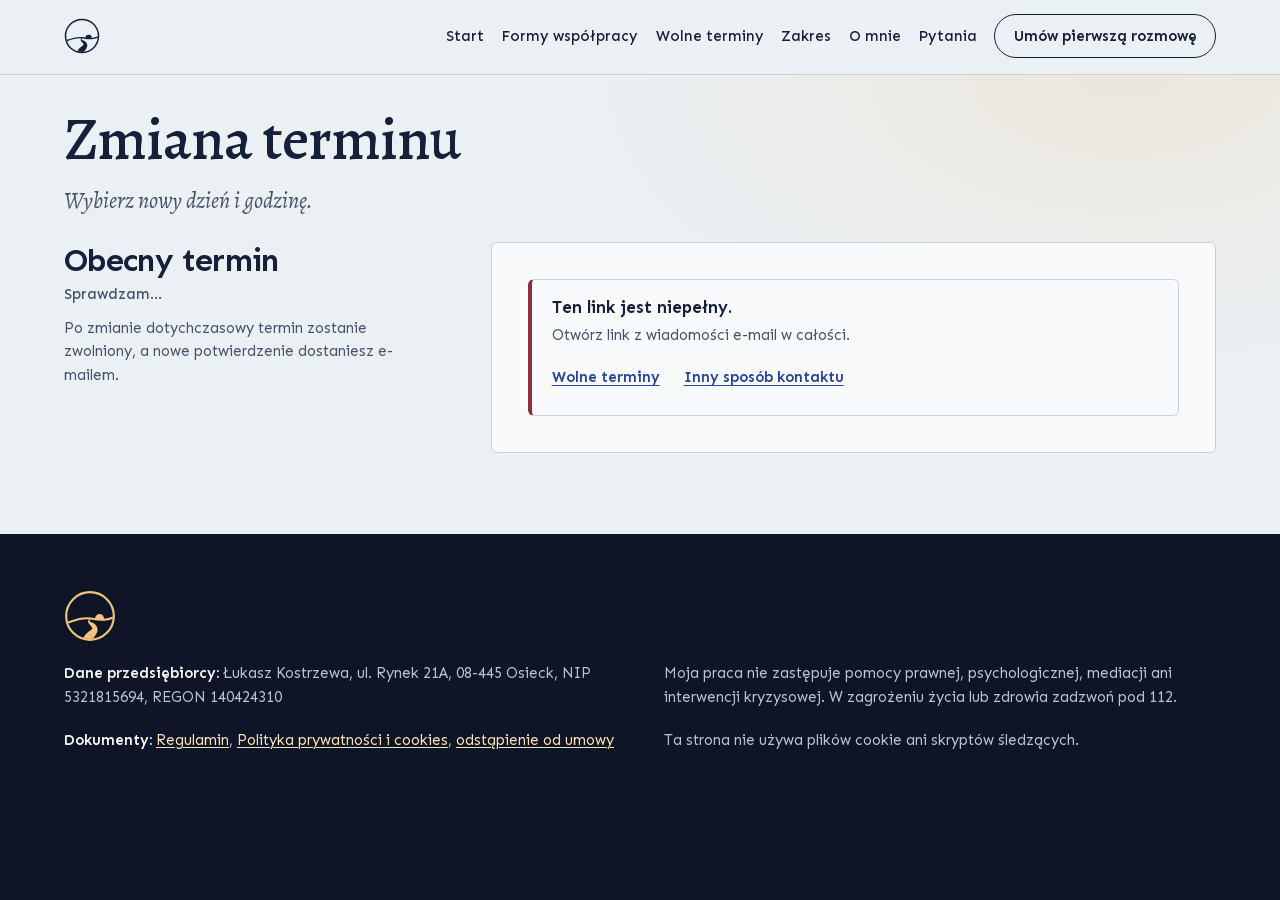
<file: przeloz.html>
<!doctype html>
<!--
  SZKIC STRONY PUBLICZNEJ. NIE PUBLIKOWAĆ przed CLIENT READY (DEC-012).
  Treść pochodzi z Canonu (docs/canon/) z korektami ownera (DECISION_LOG.md, DEC-026); mapowanie: site/README.md.
  Kierunek wizualny: docs/design/EXPERIENCE_DIRECTION.md ("Horyzont").
  Braki do uzupełnienia są oznaczone tekstem "DO UZUPEŁNIENIA" (klasa .todo).
  Przed publikacją usuń meta robots (noindex, nofollow).
-->
<html lang="pl">
<head>
  <meta charset="utf-8">
  <meta name="viewport" content="width=device-width, initial-scale=1">
  <meta http-equiv="Content-Security-Policy" content="default-src 'none'; script-src 'self'; style-src 'self'; img-src 'self'; font-src 'self'; base-uri 'none'; form-action 'none'; connect-src https://script.google.com https://script.googleusercontent.com">
  <meta name="referrer" content="no-referrer">
  <meta name="robots" content="noindex, nofollow">
  <meta name="theme-color" content="#0E1526">
  <title>Zmiana terminu - spokojna pomoc po rozstaniu i w rozwodzie</title>
  <meta name="description" content="Zmiana terminu pierwszej rozmowy z odnośnika z wiadomości e-mail.">
  <link rel="icon" href="assets/img/favicon.svg" type="image/svg+xml">
  <link rel="preload" href="assets/fonts/alegreya-500.woff2" as="font" type="font/woff2" crossorigin>
  <link rel="preload" href="assets/fonts/alegreya-400.woff2" as="font" type="font/woff2" crossorigin>
  <link rel="preload" href="assets/fonts/sen-var.woff2" as="font" type="font/woff2" crossorigin>
  <link rel="stylesheet" href="assets/css/style.css">
  <link rel="stylesheet" href="assets/css/booking.css">
  <script src="assets/js/early.js"></script>
  <script src="assets/js/site.js" defer></script>
  <script src="assets/js/booking.js" defer></script>
</head>
<body class="page-sub page-book">
  <a class="skip-link" href="#main">Przejdź do treści</a>

  <div class="topbar is-day" data-topbar>
    <header class="masthead">
      <div class="wrap masthead__inner">
      <p class="brand"><svg xmlns="http://www.w3.org/2000/svg" viewBox="0 0 120 120" class="sygnet" aria-hidden="true" focusable="false"><defs><clipPath id="sg-in-h"><circle cx="60" cy="60" r="53"/></clipPath><clipPath id="sg-up-h"><path d="M-5 80 C 20 72, 40 62, 62 66 S 100 72, 125 58 L125 -5 L-5 -5 Z"/></clipPath></defs><g clip-path="url(#sg-in-h)"><circle cx="82" cy="66" r="10.5" fill="currentColor" clip-path="url(#sg-up-h)"/><path d="M-5 80 C 20 72, 40 62, 62 66 S 100 72, 125 58" fill="none" stroke="currentColor" stroke-width="4.6" stroke-linecap="round"/><path d="M66.1 122.3 L66.0 121.2 L65.8 120.4 L65.8 119.7 L65.7 119.0 L65.7 118.4 L65.8 117.7 L65.8 117.1 L65.9 116.4 L66.1 115.8 L66.3 115.1 L66.5 114.4 L66.8 113.7 L67.1 113.0 L67.5 112.2 L67.9 111.5 L68.4 110.7 L68.9 109.9 L69.4 109.1 L70.0 108.3 L70.5 107.5 L71.1 106.6 L71.8 105.8 L72.4 104.9 L73.0 104.0 L73.6 103.0 L74.3 102.0 L74.9 101.0 L75.4 99.9 L76.0 98.7 L76.5 97.5 L76.9 96.2 L77.2 94.9 L77.4 93.5 L77.5 92.0 L77.5 90.6 L77.3 89.1 L77.0 87.7 L76.5 86.3 L75.9 84.9 L75.2 83.7 L74.6 82.6 L73.9 81.7 L73.2 80.8 L72.4 80.0 L71.7 79.3 L70.9 78.6 L70.2 78.0 L69.4 77.5 L68.7 77.0 L67.9 76.6 L67.2 76.2 L66.5 75.8 L65.8 75.5 L65.2 75.2 L64.6 74.9 L64.0 74.7 L63.4 74.5 L62.9 74.3 L62.4 74.1 L61.9 73.9 L61.5 73.8 L61.2 73.6 L60.8 73.5 L60.5 73.3 L60.3 73.2 L60.1 73.1 L59.9 73.0 L59.7 72.8 L59.5 72.7 L59.4 72.4 L59.3 72.2 L59.2 71.8 L59.2 71.4 L59.2 70.9 L59.3 70.4 L59.4 69.7 L59.7 69.0 L60.0 68.3 L60.4 67.5 L60.9 66.6 L59.1 65.4 L58.5 66.3 L57.9 67.1 L57.4 67.9 L57.0 68.6 L56.6 69.4 L56.2 70.1 L56.0 70.8 L55.8 71.4 L55.6 72.1 L55.6 72.8 L55.6 73.5 L55.7 74.2 L55.8 74.9 L56.1 75.6 L56.4 76.2 L56.7 76.8 L57.1 77.3 L57.5 77.8 L57.9 78.3 L58.3 78.8 L58.7 79.3 L59.2 79.7 L59.6 80.2 L60.1 80.6 L60.5 81.1 L60.9 81.5 L61.3 81.9 L61.7 82.4 L62.1 82.8 L62.5 83.3 L62.8 83.7 L63.1 84.2 L63.4 84.7 L63.7 85.2 L63.9 85.7 L64.1 86.2 L64.3 86.7 L64.5 87.2 L64.7 87.8 L64.8 88.3 L64.9 89.0 L64.9 89.5 L64.8 89.9 L64.7 90.1 L64.6 90.3 L64.4 90.5 L64.2 90.6 L64.1 90.7 L63.8 90.9 L63.6 91.1 L63.3 91.3 L62.9 91.6 L62.5 91.9 L62.0 92.2 L61.5 92.6 L60.9 93.1 L60.2 93.6 L59.5 94.1 L58.8 94.7 L58.0 95.3 L57.1 95.9 L56.2 96.6 L55.3 97.3 L54.3 98.2 L53.4 99.0 L52.4 99.9 L51.4 100.9 L50.4 102.0 L49.4 103.2 L48.4 104.4 L47.5 105.8 L46.5 107.2 L45.7 108.7 L44.9 110.4 L44.1 112.1 L43.5 113.9 L42.9 115.8 L42.5 117.8 L42.1 119.9 L41.9 121.7 Z" fill="currentColor"/></g><circle cx="60" cy="60" r="55" fill="none" stroke="currentColor" stroke-width="5.0"/></svg><span class="vh">Łukasz Kostrzewa</span></p>
      <button class="menu-btn" type="button" aria-expanded="false" aria-controls="site-nav" data-menu><span class="menu-btn__icon" aria-hidden="true"></span>Menu</button>
      <nav id="site-nav" class="nav" aria-label="Nawigacja po stronie">
        <ul role="list">
          <li><a href="index.html">Start</a></li>
          <li><a href="formy-wspolpracy.html">Formy współpracy</a></li>
          <li><a href="wolne-terminy.html">Wolne terminy</a></li>
          <li><a href="zakres.html">Zakres</a></li>
          <li><a href="o-mnie.html">O mnie</a></li>
          <li><a href="pytania.html">Pytania</a></li>
          <li class="nav__cta"><a href="kontakt.html">Umów pierwszą rozmowę</a></li>
        </ul>
      </nav>
      </div>
    </header>
    <div class="topbar__progress" aria-hidden="true"></div>
  </div>

  <main id="main">

    <div class="book" data-booking data-view="reschedule" data-state="loading" data-endpoint="https://script.google.com/macros/s/AKfycbz0BGY3u9qvFINzwoIsznSOGhsRTcEEPDdY5spkn42qlKax9S_U-nIVzBVWuhvwd9qxpw/exec" data-service-id="pierwsza-rozmowa" data-service-name="Pierwsza rozmowa" data-service-minutes="15">
      <div class="wrap">
        <header class="book__head">
          <h1 class="book__title">Zmiana terminu</h1>
          <p class="book__lead">Wybierz nowy dzień i godzinę.</p>
        </header>
        <div class="book__grid">
          <aside class="book__side" aria-label="Obecny termin">
            <div class="svc">
              <h2 class="svc__name">Obecny termin</h2>
              <p class="svc__dur" data-current>Sprawdzam...</p>
              <p class="svc__more">Po zmianie dotychczasowy termin zostanie zwolniony, a nowe potwierdzenie dostaniesz e-mailem.</p>
            </div>
          </aside>
          <div class="book__stage" data-stage>
            <section class="panel" data-panel="loading" aria-label="Wczytywanie">
              <p class="panel__loading">Sprawdzam wolne terminy...</p>
              <div class="skel" aria-hidden="true"><span></span><span></span><span></span><span></span><span></span><span></span></div>
            </section>
            <section class="panel" data-panel="invalid" hidden>
              <div class="notice notice--warn" role="alert">
                <h2 class="notice__title" data-invalid-title tabindex="-1">Ten link jest nieważny.</h2>
                <p class="notice__text" data-invalid-text></p>
                <p class="notice__actions"><a href="wolne-terminy.html">Wolne terminy</a> <a href="kontakt.html">Inny sposób kontaktu</a></p>
              </div>
            </section>

            <section class="panel" data-panel="unavailable" hidden>
              <div class="notice notice--warn" role="alert">
                <h2 class="notice__title" data-unavail-title tabindex="-1">Rezerwacja online jest teraz niedostępna.</h2>
                <p class="notice__text" data-unavail-text>Nie pokazuję terminów, których nie mogę potwierdzić. Spróbuj za chwilę albo skorzystaj z innego sposobu kontaktu.</p>
                <p class="notice__actions"><button type="button" class="linkbtn" data-retry>Spróbuj ponownie</button> <a href="kontakt.html">Inny sposób kontaktu</a></p>
              </div>
            </section>
            <section class="panel" data-panel="when" hidden>
              <div class="when-top" data-when-top></div>
              <div class="when">
                <section class="cal" aria-labelledby="cal-title">
                  <div class="cal__bar">
                    <h2 class="cal__month" id="cal-title" data-month></h2>
                    <div class="cal__nav">
                      <button type="button" class="cal__btn" data-prev aria-label="Poprzedni miesiąc"><span class="chev chev--l" aria-hidden="true"></span></button>
                      <button type="button" class="cal__btn" data-next aria-label="Następny miesiąc"><span class="chev chev--r" aria-hidden="true"></span></button>
                    </div>
                  </div>
                  <table class="cal__grid" role="grid" aria-labelledby="cal-title">
                    <thead><tr role="row"><th scope="col" abbr="poniedziałek">pn</th><th scope="col" abbr="wtorek">wt</th><th scope="col" abbr="środa">śr</th><th scope="col" abbr="czwartek">cz</th><th scope="col" abbr="piątek">pt</th><th scope="col" abbr="sobota">sb</th><th scope="col" abbr="niedziela">nd</th></tr></thead>
                    <tbody data-grid></tbody>
                  </table>
                  <p class="cal__legend">Dni z wolnymi terminami są wyraźniejsze, pozostałe są nieaktywne.</p>
                </section>

                <section class="hours" aria-labelledby="hours-title">
                  <h3 class="hours__title" id="hours-title" data-hours-title tabindex="-1">Wybierz dzień</h3>
                  <p class="hours__hint" data-hours-hint>Po wybraniu dnia pokażę wolne godziny.</p>
                  <div class="hours__list" role="radiogroup" aria-labelledby="hours-title" data-hours></div>
                  <div data-when-notice></div>
                  <div class="hours__action"><button type="button" class="button button--ink" data-continue disabled>Dalej: dane kontaktowe</button></div>
                </section>
              </div>
            </section>

            <section class="panel" data-panel="done" hidden>
              <div class="done">
                <h2 class="done__title" data-done-title tabindex="-1">Termin jest zarezerwowany.</h2>
                <dl class="done__list">
                  <div><dt>Rozmowa</dt><dd data-done-service></dd></div>
                  <div><dt>Data</dt><dd data-done-date></dd></div>
                  <div><dt>Godzina</dt><dd data-done-time></dd></div>
                  <div><dt>Czas trwania</dt><dd data-done-dur></dd></div>
                </dl>
                <p class="done__mail" data-done-mail></p>
                <p class="done__note">Link do zmiany lub anulowania terminu jest w wiadomości e-mail. To nie jest pomoc w kryzysie: w zagrożeniu życia lub zdrowia zadzwoń pod 112.</p>
                <p class="done__actions"><a class="button button--ink" href="index.html">Wróć na stronę główną</a></p>
              </div>
            </section>

          </div>
        </div>
      </div>
      <p class="sr-only" role="status" aria-live="polite" data-live></p>
      <noscript>
        <div class="wrap"><div class="notice notice--warn"><p class="notice__title">Ta strona wymaga włączonego JavaScript.</p><p class="notice__text">Włącz JavaScript w przeglądarce albo skorzystaj z innego sposobu kontaktu: <a href="kontakt.html">strona kontaktu</a>.</p></div></div>
      </noscript>
    </div>
  </main>

  <footer class="footer" data-tone="night">
    <div class="wrap footer__grid">
      <p class="footer__mark"><svg xmlns="http://www.w3.org/2000/svg" viewBox="0 0 120 120" class="sygnet" aria-hidden="true" focusable="false"><defs><clipPath id="sg-in-f"><circle cx="60" cy="60" r="53"/></clipPath><clipPath id="sg-up-f"><path d="M-5 80 C 20 72, 40 62, 62 66 S 100 72, 125 58 L125 -5 L-5 -5 Z"/></clipPath></defs><g clip-path="url(#sg-in-f)"><circle cx="82" cy="66" r="10.5" fill="currentColor" clip-path="url(#sg-up-f)"/><path d="M-5 80 C 20 72, 40 62, 62 66 S 100 72, 125 58" fill="none" stroke="currentColor" stroke-width="4.6" stroke-linecap="round"/><path d="M66.1 122.3 L66.0 121.2 L65.8 120.4 L65.8 119.7 L65.7 119.0 L65.7 118.4 L65.8 117.7 L65.8 117.1 L65.9 116.4 L66.1 115.8 L66.3 115.1 L66.5 114.4 L66.8 113.7 L67.1 113.0 L67.5 112.2 L67.9 111.5 L68.4 110.7 L68.9 109.9 L69.4 109.1 L70.0 108.3 L70.5 107.5 L71.1 106.6 L71.8 105.8 L72.4 104.9 L73.0 104.0 L73.6 103.0 L74.3 102.0 L74.9 101.0 L75.4 99.9 L76.0 98.7 L76.5 97.5 L76.9 96.2 L77.2 94.9 L77.4 93.5 L77.5 92.0 L77.5 90.6 L77.3 89.1 L77.0 87.7 L76.5 86.3 L75.9 84.9 L75.2 83.7 L74.6 82.6 L73.9 81.7 L73.2 80.8 L72.4 80.0 L71.7 79.3 L70.9 78.6 L70.2 78.0 L69.4 77.5 L68.7 77.0 L67.9 76.6 L67.2 76.2 L66.5 75.8 L65.8 75.5 L65.2 75.2 L64.6 74.9 L64.0 74.7 L63.4 74.5 L62.9 74.3 L62.4 74.1 L61.9 73.9 L61.5 73.8 L61.2 73.6 L60.8 73.5 L60.5 73.3 L60.3 73.2 L60.1 73.1 L59.9 73.0 L59.7 72.8 L59.5 72.7 L59.4 72.4 L59.3 72.2 L59.2 71.8 L59.2 71.4 L59.2 70.9 L59.3 70.4 L59.4 69.7 L59.7 69.0 L60.0 68.3 L60.4 67.5 L60.9 66.6 L59.1 65.4 L58.5 66.3 L57.9 67.1 L57.4 67.9 L57.0 68.6 L56.6 69.4 L56.2 70.1 L56.0 70.8 L55.8 71.4 L55.6 72.1 L55.6 72.8 L55.6 73.5 L55.7 74.2 L55.8 74.9 L56.1 75.6 L56.4 76.2 L56.7 76.8 L57.1 77.3 L57.5 77.8 L57.9 78.3 L58.3 78.8 L58.7 79.3 L59.2 79.7 L59.6 80.2 L60.1 80.6 L60.5 81.1 L60.9 81.5 L61.3 81.9 L61.7 82.4 L62.1 82.8 L62.5 83.3 L62.8 83.7 L63.1 84.2 L63.4 84.7 L63.7 85.2 L63.9 85.7 L64.1 86.2 L64.3 86.7 L64.5 87.2 L64.7 87.8 L64.8 88.3 L64.9 89.0 L64.9 89.5 L64.8 89.9 L64.7 90.1 L64.6 90.3 L64.4 90.5 L64.2 90.6 L64.1 90.7 L63.8 90.9 L63.6 91.1 L63.3 91.3 L62.9 91.6 L62.5 91.9 L62.0 92.2 L61.5 92.6 L60.9 93.1 L60.2 93.6 L59.5 94.1 L58.8 94.7 L58.0 95.3 L57.1 95.9 L56.2 96.6 L55.3 97.3 L54.3 98.2 L53.4 99.0 L52.4 99.9 L51.4 100.9 L50.4 102.0 L49.4 103.2 L48.4 104.4 L47.5 105.8 L46.5 107.2 L45.7 108.7 L44.9 110.4 L44.1 112.1 L43.5 113.9 L42.9 115.8 L42.5 117.8 L42.1 119.9 L41.9 121.7 Z" fill="currentColor"/></g><circle cx="60" cy="60" r="55" fill="none" stroke="currentColor" stroke-width="5.0"/></svg></p>
      <p><strong>Dane przedsiębiorcy:</strong> Łukasz Kostrzewa, ul. Rynek 21A, 08-445 Osieck, NIP 5321815694, REGON 140424310</p>
      <p>Moja praca nie zastępuje pomocy prawnej, psychologicznej, mediacji ani interwencji kryzysowej. W zagrożeniu życia lub zdrowia zadzwoń pod 112.</p>
      <p><strong>Dokumenty:</strong> <a href="regulamin.html">Regulamin</a>, <a href="polityka-prywatnosci.html">Polityka prywatności i cookies</a>, <a href="regulamin.html#odstapienie">odstąpienie od umowy</a></p>
      <p>Ta strona nie używa plików cookie ani skryptów śledzących.</p>
    </div>
  </footer>
</body>
</html>
</file>
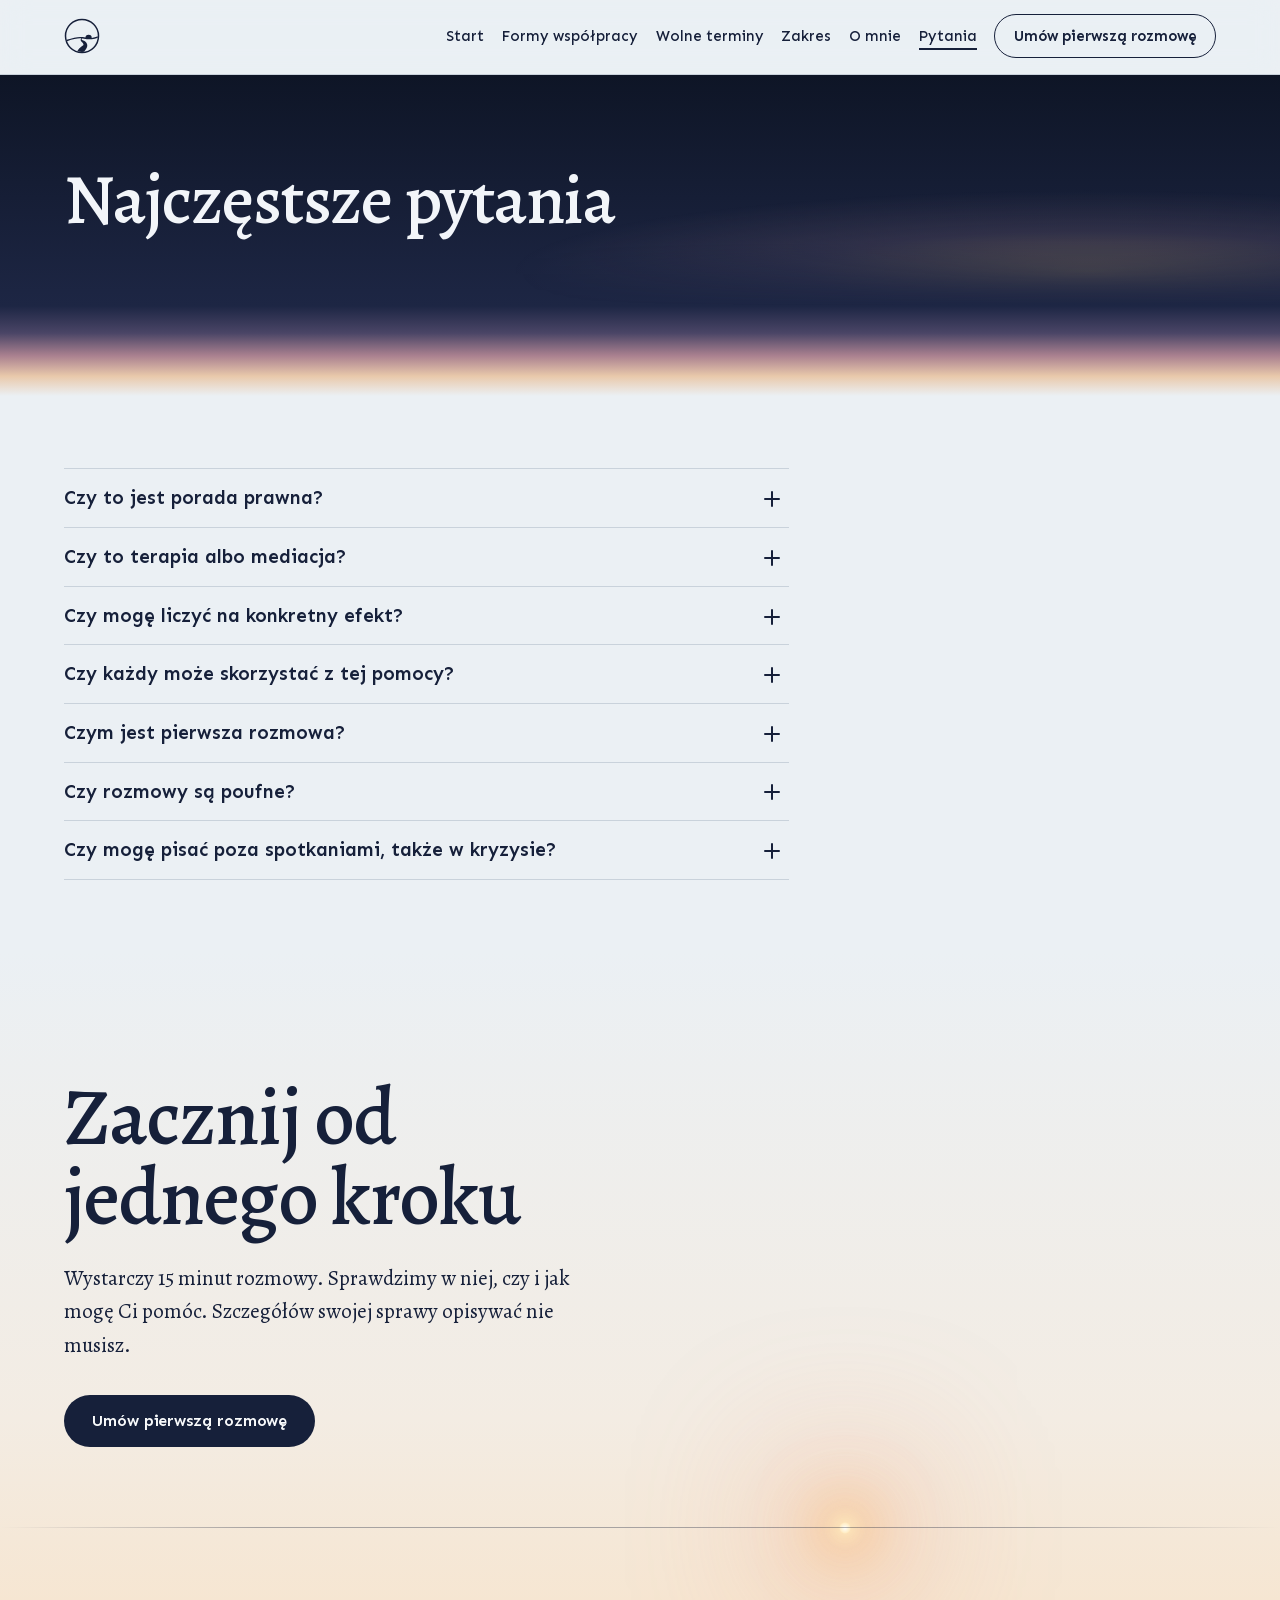
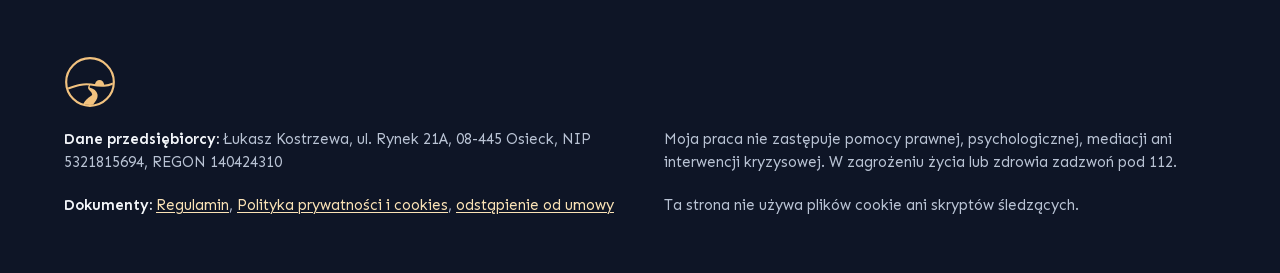
<file: pytania.html>
<!doctype html>
<!--
  SZKIC STRONY PUBLICZNEJ. NIE PUBLIKOWAĆ przed CLIENT READY (DEC-012).
  Treść pochodzi z Canonu (docs/canon/) z korektami ownera (DECISION_LOG.md, DEC-026); mapowanie: site/README.md.
  Kierunek wizualny: docs/design/EXPERIENCE_DIRECTION.md ("Horyzont").
  Braki do uzupełnienia są oznaczone tekstem "DO UZUPEŁNIENIA" (klasa .todo).
  Przed publikacją usuń meta robots (noindex, nofollow).
-->
<html lang="pl">
<head>
  <meta charset="utf-8">
  <meta name="viewport" content="width=device-width, initial-scale=1">
  <meta http-equiv="Content-Security-Policy" content="default-src 'none'; script-src 'self'; style-src 'self'; img-src 'self'; font-src 'self'; base-uri 'none'; form-action 'none'">
  <meta name="referrer" content="no-referrer">
  <meta name="robots" content="noindex, nofollow">
  <meta name="theme-color" content="#0E1526">
  <title>Najczęstsze pytania - spokojna pomoc po rozstaniu i w rozwodzie</title>
  <meta name="description" content="Odpowiedzi na najczęstsze pytania: czy to porada prawna lub terapia, czym jest pierwsza rozmowa, poufność i dostępność poza spotkaniami.">
  <link rel="icon" href="assets/img/favicon.svg" type="image/svg+xml">
  <link rel="preload" href="assets/fonts/alegreya-500.woff2" as="font" type="font/woff2" crossorigin>
  <link rel="preload" href="assets/fonts/alegreya-400.woff2" as="font" type="font/woff2" crossorigin>
  <link rel="preload" href="assets/fonts/sen-var.woff2" as="font" type="font/woff2" crossorigin>
  <link rel="stylesheet" href="assets/css/style.css">
  <script src="assets/js/early.js"></script>
  <script src="assets/js/site.js" defer></script>
</head>
<body class="page-sub">
  <a class="skip-link" href="#main">Przejdź do treści</a>

  <div class="topbar" data-topbar>
    <header class="masthead">
      <div class="wrap masthead__inner">
      <p class="brand"><svg xmlns="http://www.w3.org/2000/svg" viewBox="0 0 120 120" class="sygnet" aria-hidden="true" focusable="false"><defs><clipPath id="sg-in-h"><circle cx="60" cy="60" r="53"/></clipPath><clipPath id="sg-up-h"><path d="M-5 80 C 20 72, 40 62, 62 66 S 100 72, 125 58 L125 -5 L-5 -5 Z"/></clipPath></defs><g clip-path="url(#sg-in-h)"><circle cx="82" cy="66" r="10.5" fill="currentColor" clip-path="url(#sg-up-h)"/><path d="M-5 80 C 20 72, 40 62, 62 66 S 100 72, 125 58" fill="none" stroke="currentColor" stroke-width="4.6" stroke-linecap="round"/><path d="M66.1 122.3 L66.0 121.2 L65.8 120.4 L65.8 119.7 L65.7 119.0 L65.7 118.4 L65.8 117.7 L65.8 117.1 L65.9 116.4 L66.1 115.8 L66.3 115.1 L66.5 114.4 L66.8 113.7 L67.1 113.0 L67.5 112.2 L67.9 111.5 L68.4 110.7 L68.9 109.9 L69.4 109.1 L70.0 108.3 L70.5 107.5 L71.1 106.6 L71.8 105.8 L72.4 104.9 L73.0 104.0 L73.6 103.0 L74.3 102.0 L74.9 101.0 L75.4 99.9 L76.0 98.7 L76.5 97.5 L76.9 96.2 L77.2 94.9 L77.4 93.5 L77.5 92.0 L77.5 90.6 L77.3 89.1 L77.0 87.7 L76.5 86.3 L75.9 84.9 L75.2 83.7 L74.6 82.6 L73.9 81.7 L73.2 80.8 L72.4 80.0 L71.7 79.3 L70.9 78.6 L70.2 78.0 L69.4 77.5 L68.7 77.0 L67.9 76.6 L67.2 76.2 L66.5 75.8 L65.8 75.5 L65.2 75.2 L64.6 74.9 L64.0 74.7 L63.4 74.5 L62.9 74.3 L62.4 74.1 L61.9 73.9 L61.5 73.8 L61.2 73.6 L60.8 73.5 L60.5 73.3 L60.3 73.2 L60.1 73.1 L59.9 73.0 L59.7 72.8 L59.5 72.7 L59.4 72.4 L59.3 72.2 L59.2 71.8 L59.2 71.4 L59.2 70.9 L59.3 70.4 L59.4 69.7 L59.7 69.0 L60.0 68.3 L60.4 67.5 L60.9 66.6 L59.1 65.4 L58.5 66.3 L57.9 67.1 L57.4 67.9 L57.0 68.6 L56.6 69.4 L56.2 70.1 L56.0 70.8 L55.8 71.4 L55.6 72.1 L55.6 72.8 L55.6 73.5 L55.7 74.2 L55.8 74.9 L56.1 75.6 L56.4 76.2 L56.7 76.8 L57.1 77.3 L57.5 77.8 L57.9 78.3 L58.3 78.8 L58.7 79.3 L59.2 79.7 L59.6 80.2 L60.1 80.6 L60.5 81.1 L60.9 81.5 L61.3 81.9 L61.7 82.4 L62.1 82.8 L62.5 83.3 L62.8 83.7 L63.1 84.2 L63.4 84.7 L63.7 85.2 L63.9 85.7 L64.1 86.2 L64.3 86.7 L64.5 87.2 L64.7 87.8 L64.8 88.3 L64.9 89.0 L64.9 89.5 L64.8 89.9 L64.7 90.1 L64.6 90.3 L64.4 90.5 L64.2 90.6 L64.1 90.7 L63.8 90.9 L63.6 91.1 L63.3 91.3 L62.9 91.6 L62.5 91.9 L62.0 92.2 L61.5 92.6 L60.9 93.1 L60.2 93.6 L59.5 94.1 L58.8 94.7 L58.0 95.3 L57.1 95.9 L56.2 96.6 L55.3 97.3 L54.3 98.2 L53.4 99.0 L52.4 99.9 L51.4 100.9 L50.4 102.0 L49.4 103.2 L48.4 104.4 L47.5 105.8 L46.5 107.2 L45.7 108.7 L44.9 110.4 L44.1 112.1 L43.5 113.9 L42.9 115.8 L42.5 117.8 L42.1 119.9 L41.9 121.7 Z" fill="currentColor"/></g><circle cx="60" cy="60" r="55" fill="none" stroke="currentColor" stroke-width="5.0"/></svg><span class="vh">Łukasz Kostrzewa</span></p>
      <button class="menu-btn" type="button" aria-expanded="false" aria-controls="site-nav" data-menu><span class="menu-btn__icon" aria-hidden="true"></span>Menu</button>
      <nav id="site-nav" class="nav" aria-label="Nawigacja po stronie">
        <ul role="list">
          <li><a href="index.html">Start</a></li>
          <li><a href="formy-wspolpracy.html">Formy współpracy</a></li>
          <li><a href="wolne-terminy.html">Wolne terminy</a></li>
          <li><a href="zakres.html">Zakres</a></li>
          <li><a href="o-mnie.html">O mnie</a></li>
          <li><a href="pytania.html" aria-current="page">Pytania</a></li>
          <li class="nav__cta"><a href="kontakt.html">Umów pierwszą rozmowę</a></li>
        </ul>
      </nav>
      </div>
    </header>
    <div class="topbar__progress" aria-hidden="true"></div>
  </div>

  <main id="main">

    <div class="subhead" data-tone="night" data-tone-end="0.8">
      <div class="subhead__sky" aria-hidden="true"><span class="subhead__glow"></span></div>
      <div class="wrap subhead__inner">
        <h1 class="subhead__title" id="tytul-pytania">Najczęstsze pytania</h1>
      </div>
    </div>

    <section class="sub" aria-labelledby="tytul-pytania">
      <div class="wrap faq__grid faq__grid--page">
        <div class="faq__list">
          <details class="faq__item">
            <summary>Czy to jest porada prawna?</summary>
            <div class="faq__answer"><p>Nie. Nie udzielam porad prawnych, nie interpretuję przepisów i nie przewiduję, jak skończy się Twoja sprawa. Mogę za to pomóc Ci przygotować pytania do prawnika.</p></div>
          </details>
          <details class="faq__item">
            <summary>Czy to terapia albo mediacja?</summary>
            <div class="faq__answer"><p>Nie. Nie diagnozuję, nie prowadzę terapii ani mediacji. Jeśli taka pomoc jest Ci potrzebna, pomogę Ci przygotować pytania do odpowiedniego specjalisty.</p></div>
          </details>
          <details class="faq__item">
            <summary>Czy mogę liczyć na konkretny efekt?</summary>
            <div class="faq__answer"><p>Zobowiązuję się do starannego działania, nie do rezultatu. Nie obiecuję wyniku sprawy, pojednania ani spokoju w określonym czasie. Pracujemy nad tym, co Ty możesz zrobić, i sprawdzamy, jak Ci to idzie.</p></div>
          </details>
          <details class="faq__item">
            <summary>Czy każdy może skorzystać z tej pomocy?</summary>
            <div class="faq__answer"><p>Nie każdy. To pomoc dla dorosłych, którzy są w trakcie separacji lub rozwodu albo tuż po rozstaniu, chcą pracować nad własnym działaniem i potrafią spokojnie uczestniczyć w rozmowie. O dopasowaniu decyduje człowiek po pierwszej rozmowie. Jeśli moja pomoc nie będzie dla Ciebie właściwa, wskażę, gdzie szukać innej.</p></div>
          </details>
          <details class="faq__item">
            <summary>Czym jest pierwsza rozmowa?</summary>
            <div class="faq__answer"><p>To 15 minut na początek. Sprawdzamy, czy zakres mojej pomocy pasuje do Twojej sytuacji. Nie omawiamy w niej Twojej sprawy i nie udzielam porad.</p></div>
          </details>
          <details class="faq__item">
            <summary>Czy rozmowy są poufne?</summary>
            <div class="faq__answer"><p>Poufność ma granice, które wynikają z prawa i bezpieczeństwa; opisuję je w Regulaminie. Nie gwarantuję poufności zawodowej, jaka dotyczy np. prawnika czy psychologa. Sesje domyślnie nie są nagrywane.</p></div>
          </details>
          <details class="faq__item">
            <summary>Czy mogę pisać poza spotkaniami, także w kryzysie?</summary>
            <div class="faq__answer"><p>Poza umówionymi spotkaniami współpraca nie obejmuje dostępności 24/7 ani monitorowania wiadomości w trybie kryzysowym. W zagrożeniu życia lub zdrowia zadzwoń pod 112.</p></div>
          </details>
        </div>
      </div>
    </section>
    <section class="closing" aria-labelledby="tytul-zamkniecie" data-where-label="Pierwszy krok">
      <div class="closing__sky" aria-hidden="true"><span class="closing__sun"></span><span class="closing__line"></span></div>
      <div class="wrap closing__inner">
        <h2 id="tytul-zamkniecie" class="closing__title">Zacznij od jednego kroku</h2>
        <p class="closing__lead">Wystarczy 15 minut rozmowy. Sprawdzimy w niej, czy i jak mogę Ci pomóc. Szczegółów swojej sprawy opisywać nie musisz.</p>
        <p class="closing__action"><a class="button button--ink magnetic" href="kontakt.html">Umów pierwszą rozmowę</a></p>
      </div>
    </section>
  </main>

  <footer class="footer" data-tone="night">
    <div class="wrap footer__grid">
      <p class="footer__mark"><svg xmlns="http://www.w3.org/2000/svg" viewBox="0 0 120 120" class="sygnet" aria-hidden="true" focusable="false"><defs><clipPath id="sg-in-f"><circle cx="60" cy="60" r="53"/></clipPath><clipPath id="sg-up-f"><path d="M-5 80 C 20 72, 40 62, 62 66 S 100 72, 125 58 L125 -5 L-5 -5 Z"/></clipPath></defs><g clip-path="url(#sg-in-f)"><circle cx="82" cy="66" r="10.5" fill="currentColor" clip-path="url(#sg-up-f)"/><path d="M-5 80 C 20 72, 40 62, 62 66 S 100 72, 125 58" fill="none" stroke="currentColor" stroke-width="4.6" stroke-linecap="round"/><path d="M66.1 122.3 L66.0 121.2 L65.8 120.4 L65.8 119.7 L65.7 119.0 L65.7 118.4 L65.8 117.7 L65.8 117.1 L65.9 116.4 L66.1 115.8 L66.3 115.1 L66.5 114.4 L66.8 113.7 L67.1 113.0 L67.5 112.2 L67.9 111.5 L68.4 110.7 L68.9 109.9 L69.4 109.1 L70.0 108.3 L70.5 107.5 L71.1 106.6 L71.8 105.8 L72.4 104.9 L73.0 104.0 L73.6 103.0 L74.3 102.0 L74.9 101.0 L75.4 99.9 L76.0 98.7 L76.5 97.5 L76.9 96.2 L77.2 94.9 L77.4 93.5 L77.5 92.0 L77.5 90.6 L77.3 89.1 L77.0 87.7 L76.5 86.3 L75.9 84.9 L75.2 83.7 L74.6 82.6 L73.9 81.7 L73.2 80.8 L72.4 80.0 L71.7 79.3 L70.9 78.6 L70.2 78.0 L69.4 77.5 L68.7 77.0 L67.9 76.6 L67.2 76.2 L66.5 75.8 L65.8 75.5 L65.2 75.2 L64.6 74.9 L64.0 74.7 L63.4 74.5 L62.9 74.3 L62.4 74.1 L61.9 73.9 L61.5 73.8 L61.2 73.6 L60.8 73.5 L60.5 73.3 L60.3 73.2 L60.1 73.1 L59.9 73.0 L59.7 72.8 L59.5 72.7 L59.4 72.4 L59.3 72.2 L59.2 71.8 L59.2 71.4 L59.2 70.9 L59.3 70.4 L59.4 69.7 L59.7 69.0 L60.0 68.3 L60.4 67.5 L60.9 66.6 L59.1 65.4 L58.5 66.3 L57.9 67.1 L57.4 67.9 L57.0 68.6 L56.6 69.4 L56.2 70.1 L56.0 70.8 L55.8 71.4 L55.6 72.1 L55.6 72.8 L55.6 73.5 L55.7 74.2 L55.8 74.9 L56.1 75.6 L56.4 76.2 L56.7 76.8 L57.1 77.3 L57.5 77.8 L57.9 78.3 L58.3 78.8 L58.7 79.3 L59.2 79.7 L59.6 80.2 L60.1 80.6 L60.5 81.1 L60.9 81.5 L61.3 81.9 L61.7 82.4 L62.1 82.8 L62.5 83.3 L62.8 83.7 L63.1 84.2 L63.4 84.7 L63.7 85.2 L63.9 85.7 L64.1 86.2 L64.3 86.7 L64.5 87.2 L64.7 87.8 L64.8 88.3 L64.9 89.0 L64.9 89.5 L64.8 89.9 L64.7 90.1 L64.6 90.3 L64.4 90.5 L64.2 90.6 L64.1 90.7 L63.8 90.9 L63.6 91.1 L63.3 91.3 L62.9 91.6 L62.5 91.9 L62.0 92.2 L61.5 92.6 L60.9 93.1 L60.2 93.6 L59.5 94.1 L58.8 94.7 L58.0 95.3 L57.1 95.9 L56.2 96.6 L55.3 97.3 L54.3 98.2 L53.4 99.0 L52.4 99.9 L51.4 100.9 L50.4 102.0 L49.4 103.2 L48.4 104.4 L47.5 105.8 L46.5 107.2 L45.7 108.7 L44.9 110.4 L44.1 112.1 L43.5 113.9 L42.9 115.8 L42.5 117.8 L42.1 119.9 L41.9 121.7 Z" fill="currentColor"/></g><circle cx="60" cy="60" r="55" fill="none" stroke="currentColor" stroke-width="5.0"/></svg></p>
      <p><strong>Dane przedsiębiorcy:</strong> Łukasz Kostrzewa, ul. Rynek 21A, 08-445 Osieck, NIP 5321815694, REGON 140424310</p>
      <p>Moja praca nie zastępuje pomocy prawnej, psychologicznej, mediacji ani interwencji kryzysowej. W zagrożeniu życia lub zdrowia zadzwoń pod 112.</p>
      <p><strong>Dokumenty:</strong> <a href="regulamin.html">Regulamin</a>, <a href="polityka-prywatnosci.html">Polityka prywatności i cookies</a>, <a href="regulamin.html#odstapienie">odstąpienie od umowy</a></p>
      <p>Ta strona nie używa plików cookie ani skryptów śledzących.</p>
    </div>
  </footer>
</body>
</html>
</file>
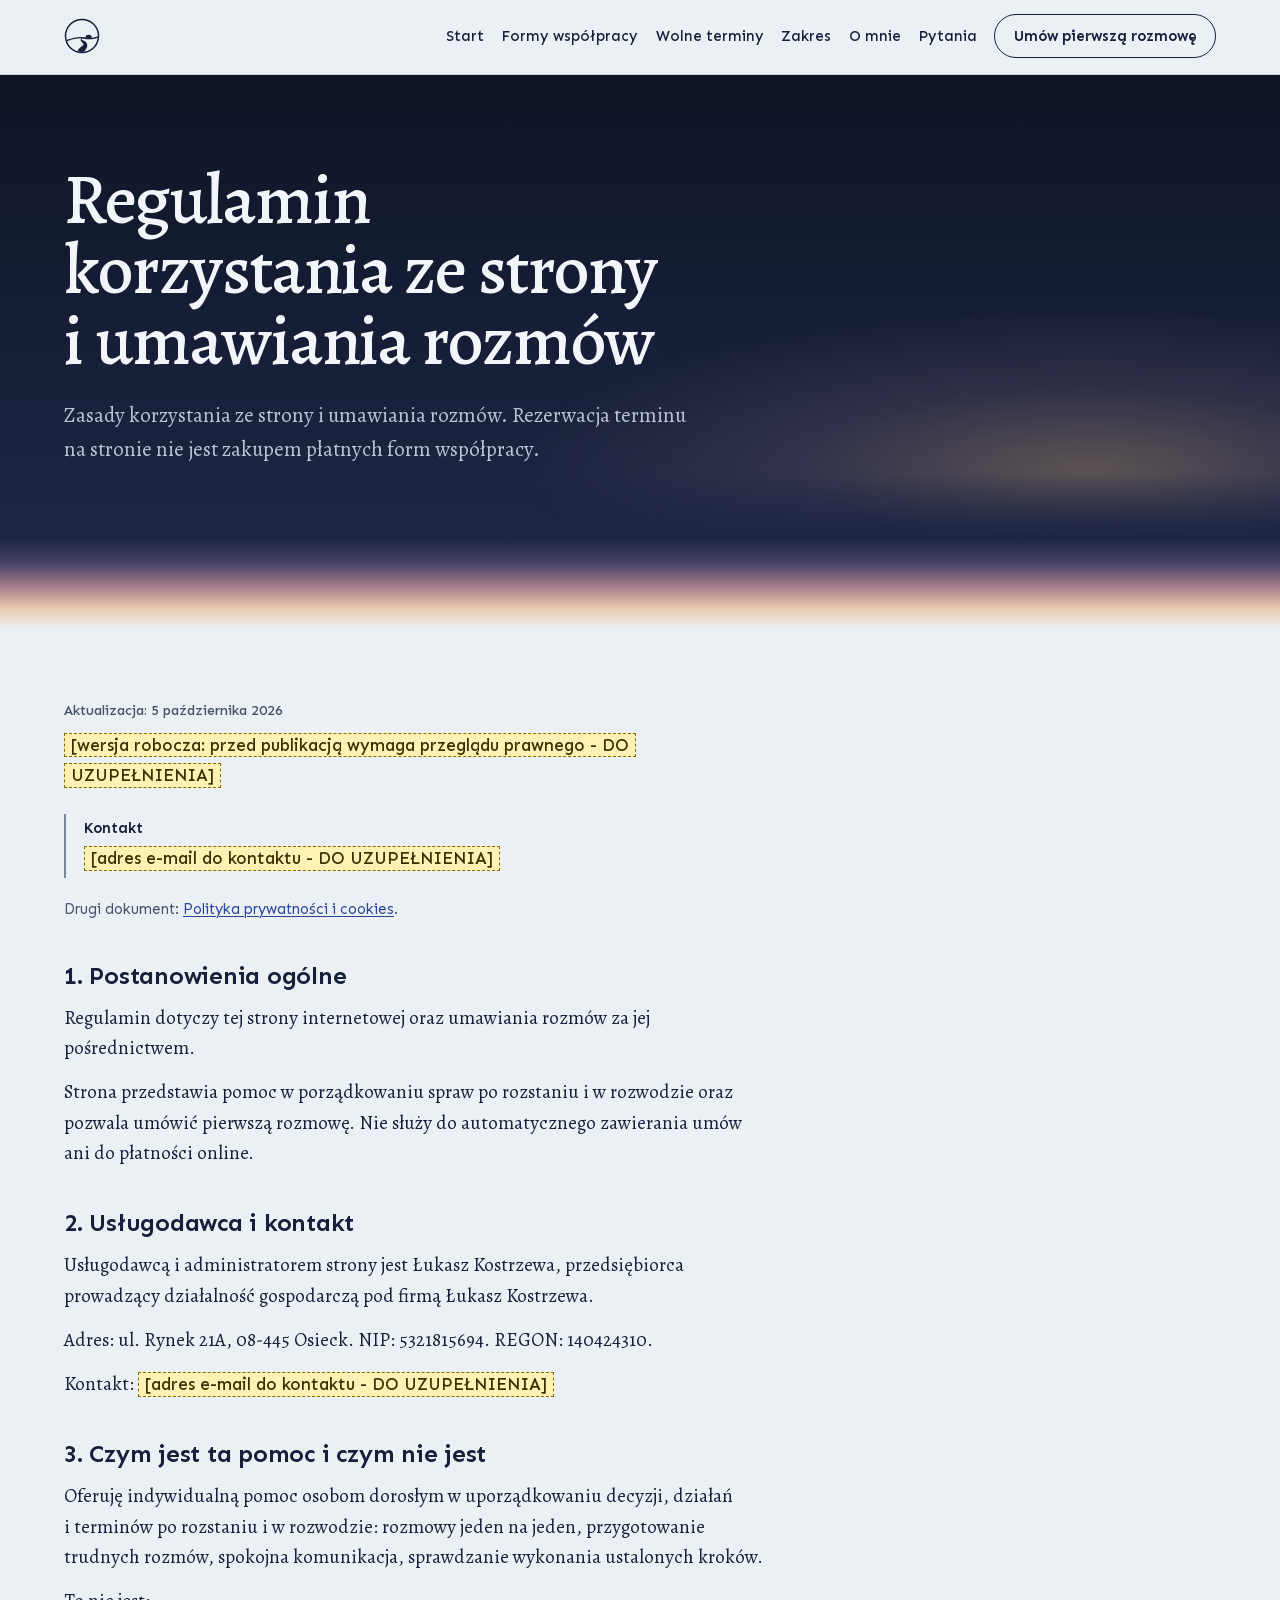
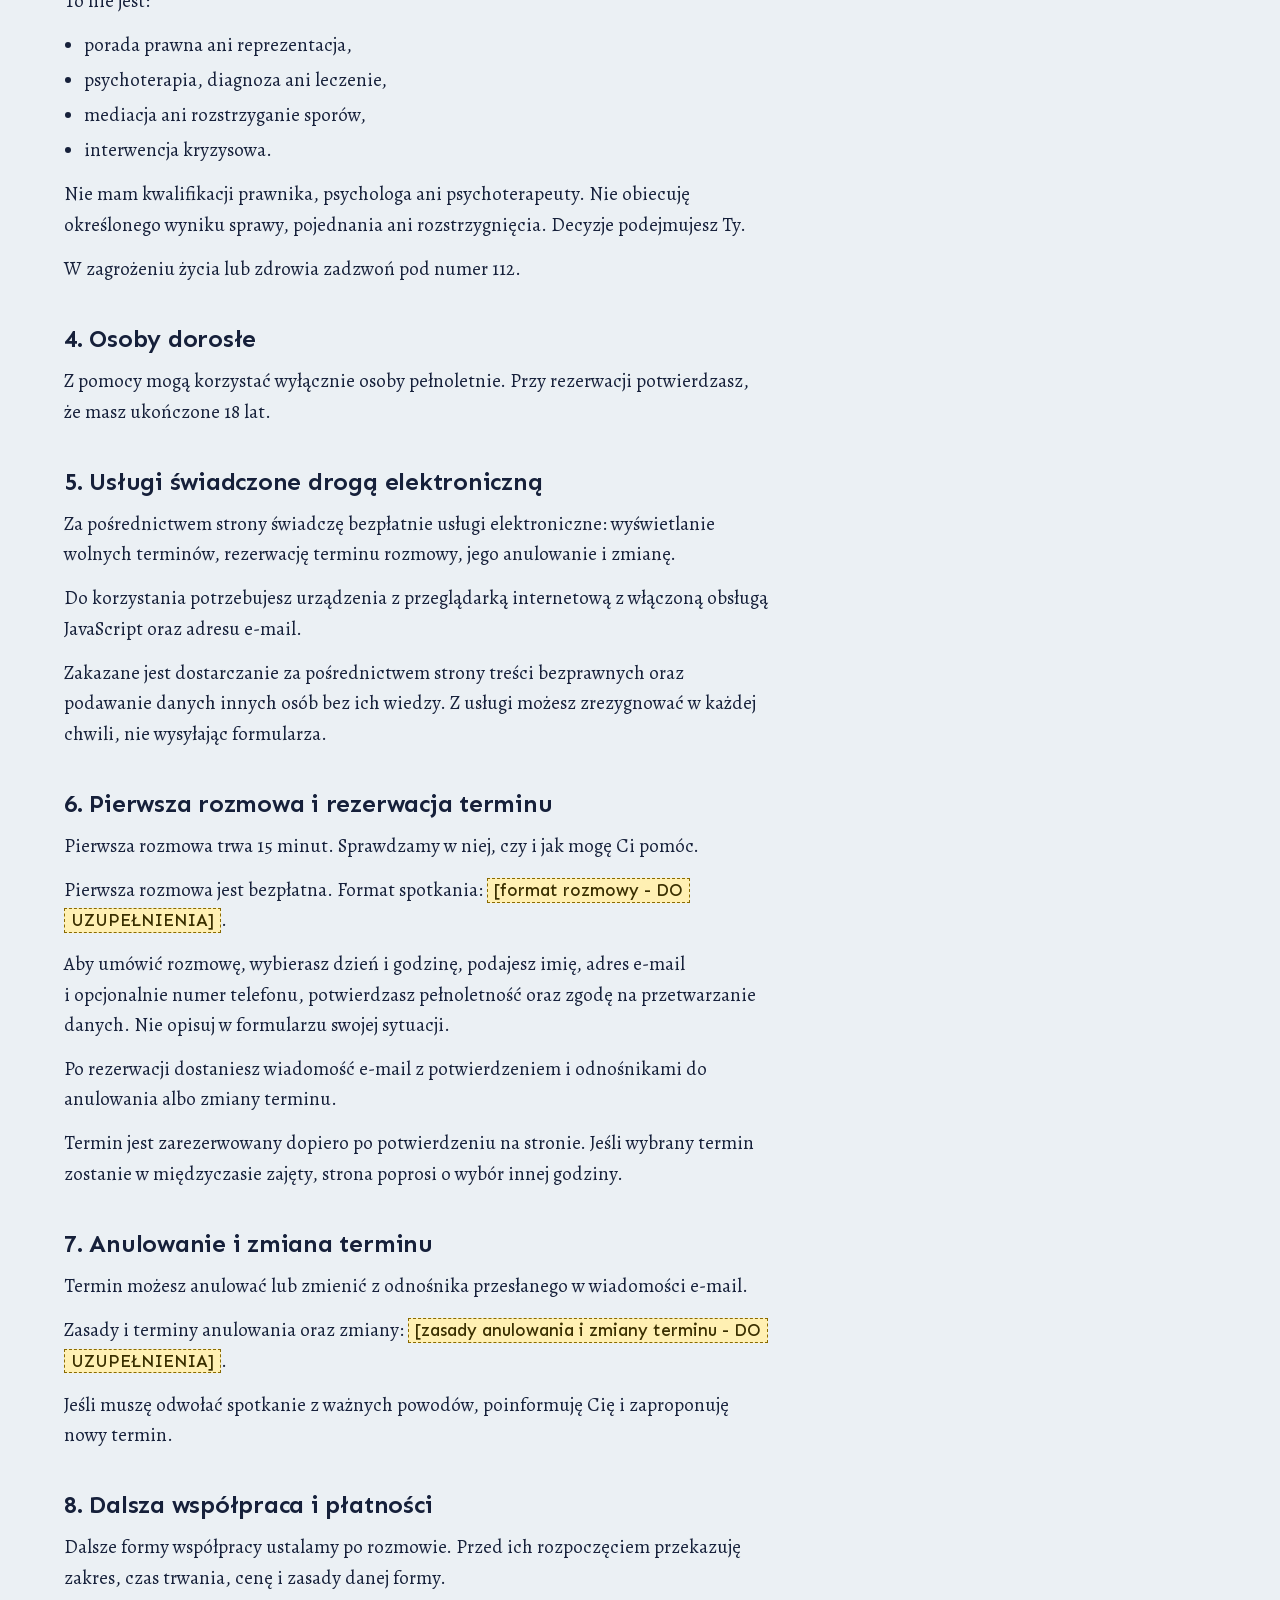
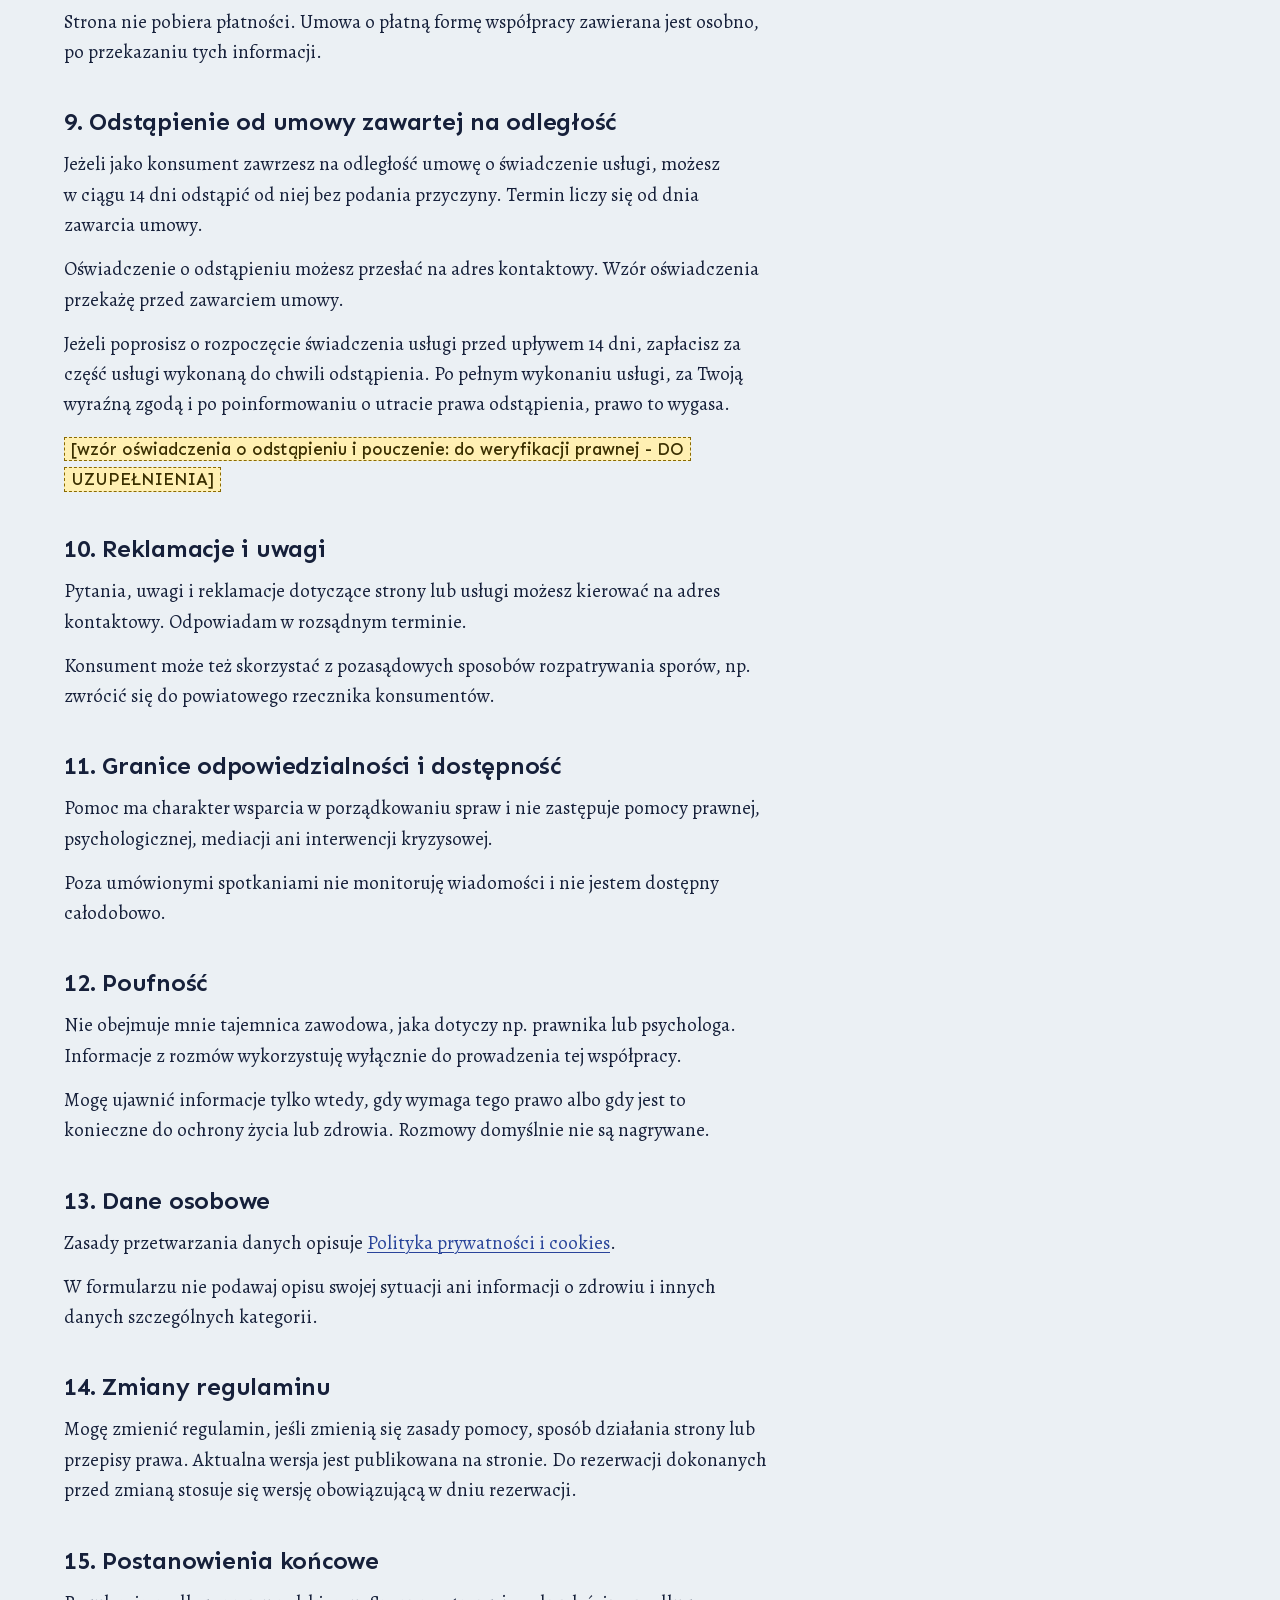
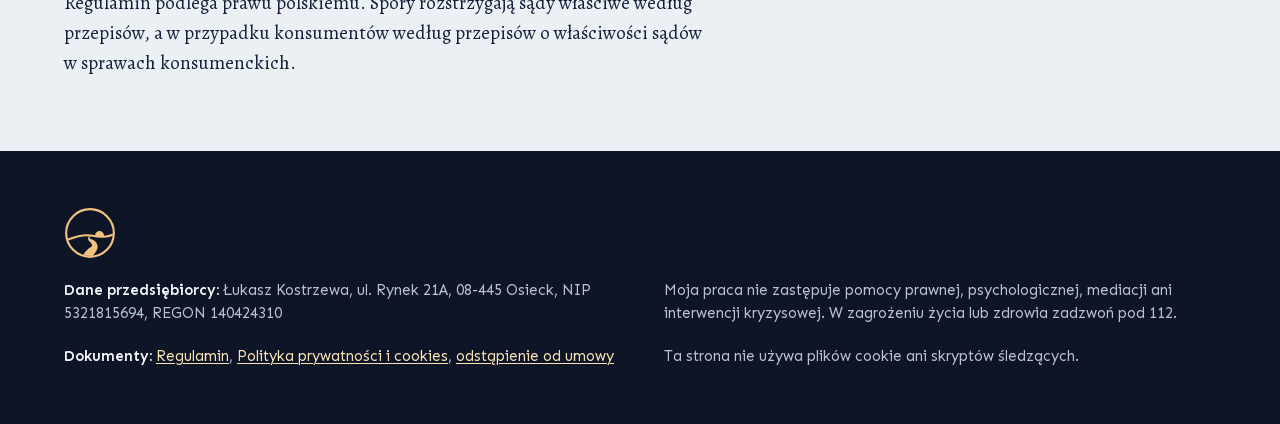
<file: regulamin.html>
<!doctype html>
<!--
  SZKIC STRONY PUBLICZNEJ. NIE PUBLIKOWAĆ przed CLIENT READY (DEC-012).
  Treść pochodzi z Canonu (docs/canon/) z korektami ownera (DECISION_LOG.md, DEC-026); mapowanie: site/README.md.
  Kierunek wizualny: docs/design/EXPERIENCE_DIRECTION.md ("Horyzont").
  Braki do uzupełnienia są oznaczone tekstem "DO UZUPEŁNIENIA" (klasa .todo).
  Przed publikacją usuń meta robots (noindex, nofollow).
-->
<html lang="pl">
<head>
  <meta charset="utf-8">
  <meta name="viewport" content="width=device-width, initial-scale=1">
  <meta http-equiv="Content-Security-Policy" content="default-src 'none'; script-src 'self'; style-src 'self'; img-src 'self'; font-src 'self'; base-uri 'none'; form-action 'none'">
  <meta name="referrer" content="no-referrer">
  <meta name="robots" content="noindex, nofollow">
  <meta name="theme-color" content="#0E1526">
  <title>Regulamin - spokojna pomoc po rozstaniu i w rozwodzie</title>
  <meta name="description" content="Regulamin korzystania ze strony i umawiania rozmów, w tym informacja o odstąpieniu od umowy zawartej na odległość.">
  <link rel="icon" href="assets/img/favicon.svg" type="image/svg+xml">
  <link rel="preload" href="assets/fonts/alegreya-500.woff2" as="font" type="font/woff2" crossorigin>
  <link rel="preload" href="assets/fonts/alegreya-400.woff2" as="font" type="font/woff2" crossorigin>
  <link rel="preload" href="assets/fonts/sen-var.woff2" as="font" type="font/woff2" crossorigin>
  <link rel="stylesheet" href="assets/css/style.css">
  <script src="assets/js/early.js"></script>
  <script src="assets/js/site.js" defer></script>
</head>
<body class="page-sub">
  <a class="skip-link" href="#main">Przejdź do treści</a>

  <div class="topbar" data-topbar>
    <header class="masthead">
      <div class="wrap masthead__inner">
      <p class="brand"><svg xmlns="http://www.w3.org/2000/svg" viewBox="0 0 120 120" class="sygnet" aria-hidden="true" focusable="false"><defs><clipPath id="sg-in-h"><circle cx="60" cy="60" r="53"/></clipPath><clipPath id="sg-up-h"><path d="M-5 80 C 20 72, 40 62, 62 66 S 100 72, 125 58 L125 -5 L-5 -5 Z"/></clipPath></defs><g clip-path="url(#sg-in-h)"><circle cx="82" cy="66" r="10.5" fill="currentColor" clip-path="url(#sg-up-h)"/><path d="M-5 80 C 20 72, 40 62, 62 66 S 100 72, 125 58" fill="none" stroke="currentColor" stroke-width="4.6" stroke-linecap="round"/><path d="M66.1 122.3 L66.0 121.2 L65.8 120.4 L65.8 119.7 L65.7 119.0 L65.7 118.4 L65.8 117.7 L65.8 117.1 L65.9 116.4 L66.1 115.8 L66.3 115.1 L66.5 114.4 L66.8 113.7 L67.1 113.0 L67.5 112.2 L67.9 111.5 L68.4 110.7 L68.9 109.9 L69.4 109.1 L70.0 108.3 L70.5 107.5 L71.1 106.6 L71.8 105.8 L72.4 104.9 L73.0 104.0 L73.6 103.0 L74.3 102.0 L74.9 101.0 L75.4 99.9 L76.0 98.7 L76.5 97.5 L76.9 96.2 L77.2 94.9 L77.4 93.5 L77.5 92.0 L77.5 90.6 L77.3 89.1 L77.0 87.7 L76.5 86.3 L75.9 84.9 L75.2 83.7 L74.6 82.6 L73.9 81.7 L73.2 80.8 L72.4 80.0 L71.7 79.3 L70.9 78.6 L70.2 78.0 L69.4 77.5 L68.7 77.0 L67.9 76.6 L67.2 76.2 L66.5 75.8 L65.8 75.5 L65.2 75.2 L64.6 74.9 L64.0 74.7 L63.4 74.5 L62.9 74.3 L62.4 74.1 L61.9 73.9 L61.5 73.8 L61.2 73.6 L60.8 73.5 L60.5 73.3 L60.3 73.2 L60.1 73.1 L59.9 73.0 L59.7 72.8 L59.5 72.7 L59.4 72.4 L59.3 72.2 L59.2 71.8 L59.2 71.4 L59.2 70.9 L59.3 70.4 L59.4 69.7 L59.7 69.0 L60.0 68.3 L60.4 67.5 L60.9 66.6 L59.1 65.4 L58.5 66.3 L57.9 67.1 L57.4 67.9 L57.0 68.6 L56.6 69.4 L56.2 70.1 L56.0 70.8 L55.8 71.4 L55.6 72.1 L55.6 72.8 L55.6 73.5 L55.7 74.2 L55.8 74.9 L56.1 75.6 L56.4 76.2 L56.7 76.8 L57.1 77.3 L57.5 77.8 L57.9 78.3 L58.3 78.8 L58.7 79.3 L59.2 79.7 L59.6 80.2 L60.1 80.6 L60.5 81.1 L60.9 81.5 L61.3 81.9 L61.7 82.4 L62.1 82.8 L62.5 83.3 L62.8 83.7 L63.1 84.2 L63.4 84.7 L63.7 85.2 L63.9 85.7 L64.1 86.2 L64.3 86.7 L64.5 87.2 L64.7 87.8 L64.8 88.3 L64.9 89.0 L64.9 89.5 L64.8 89.9 L64.7 90.1 L64.6 90.3 L64.4 90.5 L64.2 90.6 L64.1 90.7 L63.8 90.9 L63.6 91.1 L63.3 91.3 L62.9 91.6 L62.5 91.9 L62.0 92.2 L61.5 92.6 L60.9 93.1 L60.2 93.6 L59.5 94.1 L58.8 94.7 L58.0 95.3 L57.1 95.9 L56.2 96.6 L55.3 97.3 L54.3 98.2 L53.4 99.0 L52.4 99.9 L51.4 100.9 L50.4 102.0 L49.4 103.2 L48.4 104.4 L47.5 105.8 L46.5 107.2 L45.7 108.7 L44.9 110.4 L44.1 112.1 L43.5 113.9 L42.9 115.8 L42.5 117.8 L42.1 119.9 L41.9 121.7 Z" fill="currentColor"/></g><circle cx="60" cy="60" r="55" fill="none" stroke="currentColor" stroke-width="5.0"/></svg><span class="vh">Łukasz Kostrzewa</span></p>
      <button class="menu-btn" type="button" aria-expanded="false" aria-controls="site-nav" data-menu><span class="menu-btn__icon" aria-hidden="true"></span>Menu</button>
      <nav id="site-nav" class="nav" aria-label="Nawigacja po stronie">
        <ul role="list">
          <li><a href="index.html">Start</a></li>
          <li><a href="formy-wspolpracy.html">Formy współpracy</a></li>
          <li><a href="wolne-terminy.html">Wolne terminy</a></li>
          <li><a href="zakres.html">Zakres</a></li>
          <li><a href="o-mnie.html">O mnie</a></li>
          <li><a href="pytania.html">Pytania</a></li>
          <li class="nav__cta"><a href="kontakt.html">Umów pierwszą rozmowę</a></li>
        </ul>
      </nav>
      </div>
    </header>
    <div class="topbar__progress" aria-hidden="true"></div>
  </div>

  <main id="main">

    <div class="subhead" data-tone="night" data-tone-end="0.8">
      <div class="subhead__sky" aria-hidden="true"><span class="subhead__glow"></span></div>
      <div class="wrap subhead__inner">
        <h1 class="subhead__title">Regulamin korzystania ze strony i umawiania rozmów</h1>
        <p class="subhead__lead">Zasady korzystania ze strony i umawiania rozmów. Rezerwacja terminu na stronie nie jest zakupem płatnych form współpracy.</p>
      </div>
    </div>

    <section class="sub doc" aria-label="Regulamin">
      <div class="wrap doc__wrap">
        <p class="doc__meta">Aktualizacja: 5 października 2026</p>
        <p class="doc__draft"><span class="todo">[wersja robocza: przed publikacją wymaga przeglądu prawnego - DO UZUPEŁNIENIA]</span></p>
        <div class="doc__contact">
          <p class="doc__contact-h">Kontakt</p>
          <p><span class="todo">[adres e-mail do kontaktu - DO UZUPEŁNIENIA]</span></p>
        </div>
        <p class="doc__other">Drugi dokument: <a href="polityka-prywatnosci.html">Polityka prywatności i cookies</a>.</p>
<section class="doc__sec"><h2 class="doc__h2">1. Postanowienia ogólne</h2><p>Regulamin dotyczy tej strony internetowej oraz umawiania rozmów za jej pośrednictwem.</p><p>Strona przedstawia pomoc w porządkowaniu spraw po rozstaniu i w rozwodzie oraz pozwala umówić pierwszą rozmowę. Nie służy do automatycznego zawierania umów ani do płatności online.</p></section><section class="doc__sec"><h2 class="doc__h2">2. Usługodawca i kontakt</h2><p>Usługodawcą i administratorem strony jest Łukasz Kostrzewa, przedsiębiorca prowadzący działalność gospodarczą pod firmą Łukasz Kostrzewa.</p><p>Adres: ul. Rynek 21A, 08-445 Osieck. NIP: 5321815694. REGON: 140424310.</p><p>Kontakt: <span class="todo">[adres e-mail do kontaktu - DO UZUPEŁNIENIA]</span></p></section><section class="doc__sec"><h2 class="doc__h2">3. Czym jest ta pomoc i czym nie jest</h2><p>Oferuję indywidualną pomoc osobom dorosłym w uporządkowaniu decyzji, działań i terminów po rozstaniu i w rozwodzie: rozmowy jeden na jeden, przygotowanie trudnych rozmów, spokojna komunikacja, sprawdzanie wykonania ustalonych kroków.</p><p>To nie jest:</p><ul class="doc__list" role="list"><li>porada prawna ani reprezentacja,</li><li>psychoterapia, diagnoza ani leczenie,</li><li>mediacja ani rozstrzyganie sporów,</li><li>interwencja kryzysowa.</li></ul><p>Nie mam kwalifikacji prawnika, psychologa ani psychoterapeuty. Nie obiecuję określonego wyniku sprawy, pojednania ani rozstrzygnięcia. Decyzje podejmujesz Ty.</p><p>W zagrożeniu życia lub zdrowia zadzwoń pod numer 112.</p></section><section class="doc__sec"><h2 class="doc__h2">4. Osoby dorosłe</h2><p>Z pomocy mogą korzystać wyłącznie osoby pełnoletnie. Przy rezerwacji potwierdzasz, że masz ukończone 18 lat.</p></section><section class="doc__sec"><h2 class="doc__h2">5. Usługi świadczone drogą elektroniczną</h2><p>Za pośrednictwem strony świadczę bezpłatnie usługi elektroniczne: wyświetlanie wolnych terminów, rezerwację terminu rozmowy, jego anulowanie i zmianę.</p><p>Do korzystania potrzebujesz urządzenia z przeglądarką internetową z włączoną obsługą JavaScript oraz adresu e-mail.</p><p>Zakazane jest dostarczanie za pośrednictwem strony treści bezprawnych oraz podawanie danych innych osób bez ich wiedzy. Z usługi możesz zrezygnować w każdej chwili, nie wysyłając formularza.</p></section><section class="doc__sec"><h2 class="doc__h2">6. Pierwsza rozmowa i rezerwacja terminu</h2><p>Pierwsza rozmowa trwa 15 minut. Sprawdzamy w niej, czy i jak mogę Ci pomóc.</p><p>Pierwsza rozmowa jest bezpłatna. Format spotkania: <span class="todo">[format rozmowy - DO UZUPEŁNIENIA]</span>.</p><p>Aby umówić rozmowę, wybierasz dzień i godzinę, podajesz imię, adres e-mail i opcjonalnie numer telefonu, potwierdzasz pełnoletność oraz zgodę na przetwarzanie danych. Nie opisuj w formularzu swojej sytuacji.</p><p>Po rezerwacji dostaniesz wiadomość e-mail z potwierdzeniem i odnośnikami do anulowania albo zmiany terminu.</p><p>Termin jest zarezerwowany dopiero po potwierdzeniu na stronie. Jeśli wybrany termin zostanie w międzyczasie zajęty, strona poprosi o wybór innej godziny.</p></section><section class="doc__sec"><h2 class="doc__h2">7. Anulowanie i zmiana terminu</h2><p>Termin możesz anulować lub zmienić z odnośnika przesłanego w wiadomości e-mail.</p><p>Zasady i terminy anulowania oraz zmiany: <span class="todo">[zasady anulowania i zmiany terminu - DO UZUPEŁNIENIA]</span>.</p><p>Jeśli muszę odwołać spotkanie z ważnych powodów, poinformuję Cię i zaproponuję nowy termin.</p></section><section class="doc__sec"><h2 class="doc__h2">8. Dalsza współpraca i płatności</h2><p>Dalsze formy współpracy ustalamy po rozmowie. Przed ich rozpoczęciem przekazuję zakres, czas trwania, cenę i zasady danej formy.</p><p>Strona nie pobiera płatności. Umowa o płatną formę współpracy zawierana jest osobno, po przekazaniu tych informacji.</p></section><section class="doc__sec" id="odstapienie"><h2 class="doc__h2">9. Odstąpienie od umowy zawartej na odległość</h2><p>Jeżeli jako konsument zawrzesz na odległość umowę o świadczenie usługi, możesz w ciągu 14 dni odstąpić od niej bez podania przyczyny. Termin liczy się od dnia zawarcia umowy.</p><p>Oświadczenie o odstąpieniu możesz przesłać na adres kontaktowy. Wzór oświadczenia przekażę przed zawarciem umowy.</p><p>Jeżeli poprosisz o rozpoczęcie świadczenia usługi przed upływem 14 dni, zapłacisz za część usługi wykonaną do chwili odstąpienia. Po pełnym wykonaniu usługi, za Twoją wyraźną zgodą i po poinformowaniu o utracie prawa odstąpienia, prawo to wygasa.</p><p><span class="todo">[wzór oświadczenia o odstąpieniu i pouczenie: do weryfikacji prawnej - DO UZUPEŁNIENIA]</span></p></section><section class="doc__sec"><h2 class="doc__h2">10. Reklamacje i uwagi</h2><p>Pytania, uwagi i reklamacje dotyczące strony lub usługi możesz kierować na adres kontaktowy. Odpowiadam w rozsądnym terminie.</p><p>Konsument może też skorzystać z pozasądowych sposobów rozpatrywania sporów, np. zwrócić się do powiatowego rzecznika konsumentów.</p></section><section class="doc__sec"><h2 class="doc__h2">11. Granice odpowiedzialności i dostępność</h2><p>Pomoc ma charakter wsparcia w porządkowaniu spraw i nie zastępuje pomocy prawnej, psychologicznej, mediacji ani interwencji kryzysowej.</p><p>Poza umówionymi spotkaniami nie monitoruję wiadomości i nie jestem dostępny całodobowo.</p></section><section class="doc__sec"><h2 class="doc__h2">12. Poufność</h2><p>Nie obejmuje mnie tajemnica zawodowa, jaka dotyczy np. prawnika lub psychologa. Informacje z rozmów wykorzystuję wyłącznie do prowadzenia tej współpracy.</p><p>Mogę ujawnić informacje tylko wtedy, gdy wymaga tego prawo albo gdy jest to konieczne do ochrony życia lub zdrowia. Rozmowy domyślnie nie są nagrywane.</p></section><section class="doc__sec"><h2 class="doc__h2">13. Dane osobowe</h2><p>Zasady przetwarzania danych opisuje <a href="polityka-prywatnosci.html">Polityka prywatności i cookies</a>.</p><p>W formularzu nie podawaj opisu swojej sytuacji ani informacji o zdrowiu i innych danych szczególnych kategorii.</p></section><section class="doc__sec"><h2 class="doc__h2">14. Zmiany regulaminu</h2><p>Mogę zmienić regulamin, jeśli zmienią się zasady pomocy, sposób działania strony lub przepisy prawa. Aktualna wersja jest publikowana na stronie. Do rezerwacji dokonanych przed zmianą stosuje się wersję obowiązującą w dniu rezerwacji.</p></section><section class="doc__sec"><h2 class="doc__h2">15. Postanowienia końcowe</h2><p>Regulamin podlega prawu polskiemu. Spory rozstrzygają sądy właściwe według przepisów, a w przypadku konsumentów według przepisów o właściwości sądów w sprawach konsumenckich.</p></section>
      </div>
    </section>
  </main>

  <footer class="footer" data-tone="night">
    <div class="wrap footer__grid">
      <p class="footer__mark"><svg xmlns="http://www.w3.org/2000/svg" viewBox="0 0 120 120" class="sygnet" aria-hidden="true" focusable="false"><defs><clipPath id="sg-in-f"><circle cx="60" cy="60" r="53"/></clipPath><clipPath id="sg-up-f"><path d="M-5 80 C 20 72, 40 62, 62 66 S 100 72, 125 58 L125 -5 L-5 -5 Z"/></clipPath></defs><g clip-path="url(#sg-in-f)"><circle cx="82" cy="66" r="10.5" fill="currentColor" clip-path="url(#sg-up-f)"/><path d="M-5 80 C 20 72, 40 62, 62 66 S 100 72, 125 58" fill="none" stroke="currentColor" stroke-width="4.6" stroke-linecap="round"/><path d="M66.1 122.3 L66.0 121.2 L65.8 120.4 L65.8 119.7 L65.7 119.0 L65.7 118.4 L65.8 117.7 L65.8 117.1 L65.9 116.4 L66.1 115.8 L66.3 115.1 L66.5 114.4 L66.8 113.7 L67.1 113.0 L67.5 112.2 L67.9 111.5 L68.4 110.7 L68.9 109.9 L69.4 109.1 L70.0 108.3 L70.5 107.5 L71.1 106.6 L71.8 105.8 L72.4 104.9 L73.0 104.0 L73.6 103.0 L74.3 102.0 L74.9 101.0 L75.4 99.9 L76.0 98.7 L76.5 97.5 L76.9 96.2 L77.2 94.9 L77.4 93.5 L77.5 92.0 L77.5 90.6 L77.3 89.1 L77.0 87.7 L76.5 86.3 L75.9 84.9 L75.2 83.7 L74.6 82.6 L73.9 81.7 L73.2 80.8 L72.4 80.0 L71.7 79.3 L70.9 78.6 L70.2 78.0 L69.4 77.5 L68.7 77.0 L67.9 76.6 L67.2 76.2 L66.5 75.8 L65.8 75.5 L65.2 75.2 L64.6 74.9 L64.0 74.7 L63.4 74.5 L62.9 74.3 L62.4 74.1 L61.9 73.9 L61.5 73.8 L61.2 73.6 L60.8 73.5 L60.5 73.3 L60.3 73.2 L60.1 73.1 L59.9 73.0 L59.7 72.8 L59.5 72.7 L59.4 72.4 L59.3 72.2 L59.2 71.8 L59.2 71.4 L59.2 70.9 L59.3 70.4 L59.4 69.7 L59.7 69.0 L60.0 68.3 L60.4 67.5 L60.9 66.6 L59.1 65.4 L58.5 66.3 L57.9 67.1 L57.4 67.9 L57.0 68.6 L56.6 69.4 L56.2 70.1 L56.0 70.8 L55.8 71.4 L55.6 72.1 L55.6 72.8 L55.6 73.5 L55.7 74.2 L55.8 74.9 L56.1 75.6 L56.4 76.2 L56.7 76.8 L57.1 77.3 L57.5 77.8 L57.9 78.3 L58.3 78.8 L58.7 79.3 L59.2 79.7 L59.6 80.2 L60.1 80.6 L60.5 81.1 L60.9 81.5 L61.3 81.9 L61.7 82.4 L62.1 82.8 L62.5 83.3 L62.8 83.7 L63.1 84.2 L63.4 84.7 L63.7 85.2 L63.9 85.7 L64.1 86.2 L64.3 86.7 L64.5 87.2 L64.7 87.8 L64.8 88.3 L64.9 89.0 L64.9 89.5 L64.8 89.9 L64.7 90.1 L64.6 90.3 L64.4 90.5 L64.2 90.6 L64.1 90.7 L63.8 90.9 L63.6 91.1 L63.3 91.3 L62.9 91.6 L62.5 91.9 L62.0 92.2 L61.5 92.6 L60.9 93.1 L60.2 93.6 L59.5 94.1 L58.8 94.7 L58.0 95.3 L57.1 95.9 L56.2 96.6 L55.3 97.3 L54.3 98.2 L53.4 99.0 L52.4 99.9 L51.4 100.9 L50.4 102.0 L49.4 103.2 L48.4 104.4 L47.5 105.8 L46.5 107.2 L45.7 108.7 L44.9 110.4 L44.1 112.1 L43.5 113.9 L42.9 115.8 L42.5 117.8 L42.1 119.9 L41.9 121.7 Z" fill="currentColor"/></g><circle cx="60" cy="60" r="55" fill="none" stroke="currentColor" stroke-width="5.0"/></svg></p>
      <p><strong>Dane przedsiębiorcy:</strong> Łukasz Kostrzewa, ul. Rynek 21A, 08-445 Osieck, NIP 5321815694, REGON 140424310</p>
      <p>Moja praca nie zastępuje pomocy prawnej, psychologicznej, mediacji ani interwencji kryzysowej. W zagrożeniu życia lub zdrowia zadzwoń pod 112.</p>
      <p><strong>Dokumenty:</strong> <a href="regulamin.html">Regulamin</a>, <a href="polityka-prywatnosci.html">Polityka prywatności i cookies</a>, <a href="regulamin.html#odstapienie">odstąpienie od umowy</a></p>
      <p>Ta strona nie używa plików cookie ani skryptów śledzących.</p>
    </div>
  </footer>
</body>
</html>
</file>
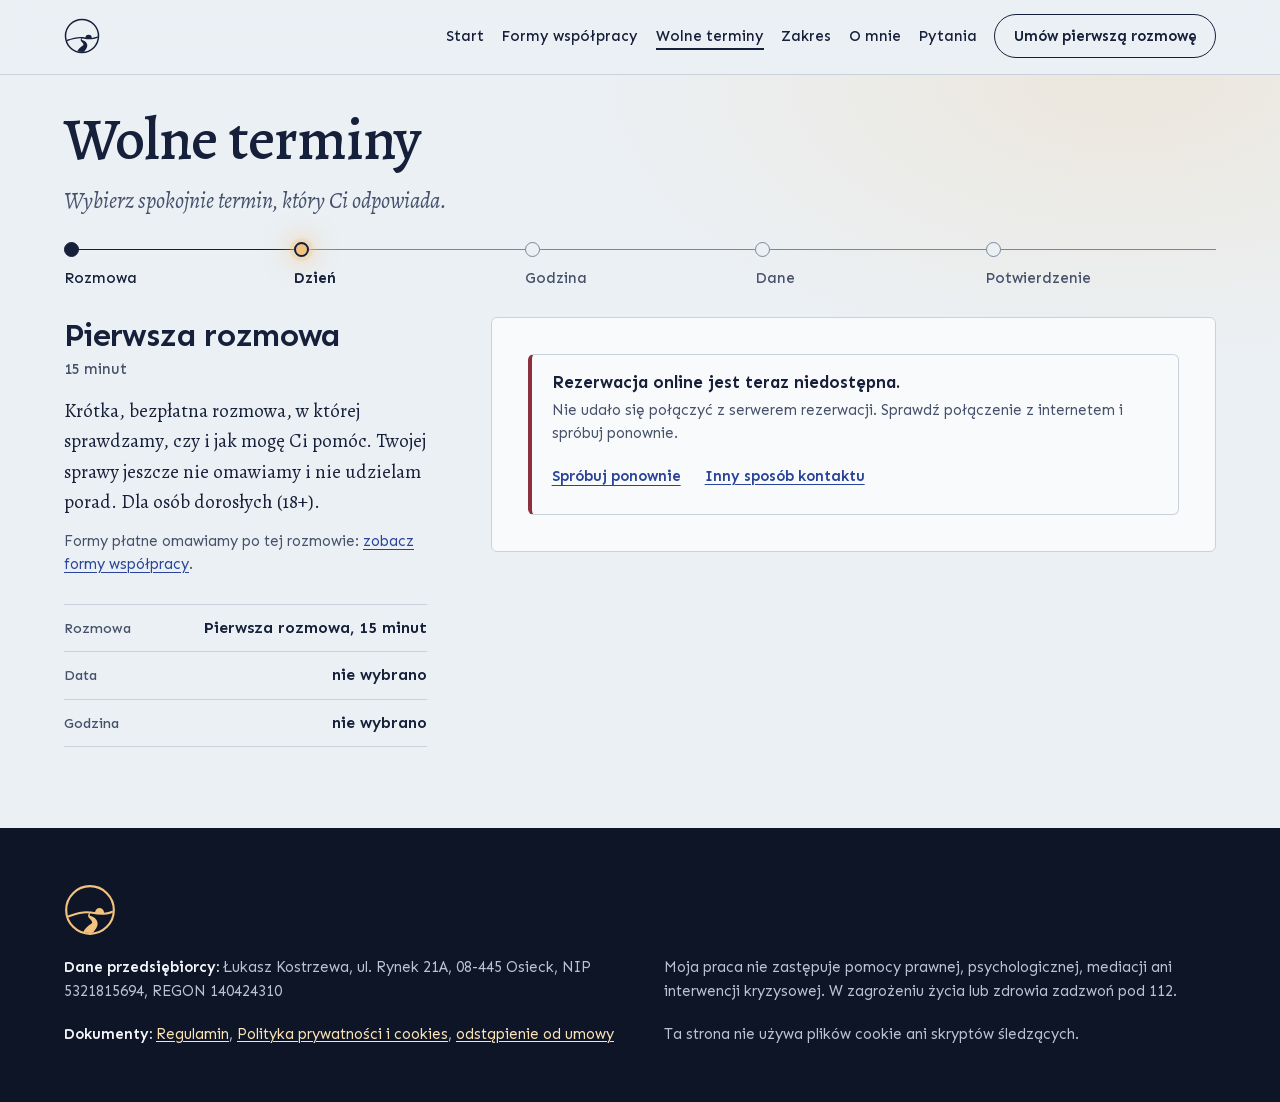
<file: wolne-terminy.html>
<!doctype html>
<!--
  SZKIC STRONY PUBLICZNEJ. NIE PUBLIKOWAĆ przed CLIENT READY (DEC-012).
  Treść pochodzi z Canonu (docs/canon/) z korektami ownera (DECISION_LOG.md, DEC-026); mapowanie: site/README.md.
  Kierunek wizualny: docs/design/EXPERIENCE_DIRECTION.md ("Horyzont").
  Braki do uzupełnienia są oznaczone tekstem "DO UZUPEŁNIENIA" (klasa .todo).
  Przed publikacją usuń meta robots (noindex, nofollow).
-->
<html lang="pl">
<head>
  <meta charset="utf-8">
  <meta name="viewport" content="width=device-width, initial-scale=1">
  <meta http-equiv="Content-Security-Policy" content="default-src 'none'; script-src 'self'; style-src 'self'; img-src 'self'; font-src 'self'; base-uri 'none'; form-action 'none'; connect-src https://script.google.com https://script.googleusercontent.com">
  <meta name="referrer" content="no-referrer">
  <meta name="robots" content="noindex, nofollow">
  <meta name="theme-color" content="#0E1526">
  <title>Wolne terminy - spokojna pomoc po rozstaniu i w rozwodzie</title>
  <meta name="description" content="Wybierz dzień i godzinę 15-minutowej pierwszej rozmowy. Podajesz tylko imię i adres e-mail, bez opisu swojej sytuacji.">
  <link rel="icon" href="assets/img/favicon.svg" type="image/svg+xml">
  <link rel="preload" href="assets/fonts/alegreya-500.woff2" as="font" type="font/woff2" crossorigin>
  <link rel="preload" href="assets/fonts/alegreya-400.woff2" as="font" type="font/woff2" crossorigin>
  <link rel="preload" href="assets/fonts/sen-var.woff2" as="font" type="font/woff2" crossorigin>
  <link rel="stylesheet" href="assets/css/style.css">
  <link rel="stylesheet" href="assets/css/booking.css">
  <script src="assets/js/early.js"></script>
  <script src="assets/js/site.js" defer></script>
  <script src="assets/js/booking.js" defer></script>
</head>
<body class="page-sub page-book">
  <a class="skip-link" href="#main">Przejdź do treści</a>

  <div class="topbar is-day" data-topbar>
    <header class="masthead">
      <div class="wrap masthead__inner">
      <p class="brand"><svg xmlns="http://www.w3.org/2000/svg" viewBox="0 0 120 120" class="sygnet" aria-hidden="true" focusable="false"><defs><clipPath id="sg-in-h"><circle cx="60" cy="60" r="53"/></clipPath><clipPath id="sg-up-h"><path d="M-5 80 C 20 72, 40 62, 62 66 S 100 72, 125 58 L125 -5 L-5 -5 Z"/></clipPath></defs><g clip-path="url(#sg-in-h)"><circle cx="82" cy="66" r="10.5" fill="currentColor" clip-path="url(#sg-up-h)"/><path d="M-5 80 C 20 72, 40 62, 62 66 S 100 72, 125 58" fill="none" stroke="currentColor" stroke-width="4.6" stroke-linecap="round"/><path d="M66.1 122.3 L66.0 121.2 L65.8 120.4 L65.8 119.7 L65.7 119.0 L65.7 118.4 L65.8 117.7 L65.8 117.1 L65.9 116.4 L66.1 115.8 L66.3 115.1 L66.5 114.4 L66.8 113.7 L67.1 113.0 L67.5 112.2 L67.9 111.5 L68.4 110.7 L68.9 109.9 L69.4 109.1 L70.0 108.3 L70.5 107.5 L71.1 106.6 L71.8 105.8 L72.4 104.9 L73.0 104.0 L73.6 103.0 L74.3 102.0 L74.9 101.0 L75.4 99.9 L76.0 98.7 L76.5 97.5 L76.9 96.2 L77.2 94.9 L77.4 93.5 L77.5 92.0 L77.5 90.6 L77.3 89.1 L77.0 87.7 L76.5 86.3 L75.9 84.9 L75.2 83.7 L74.6 82.6 L73.9 81.7 L73.2 80.8 L72.4 80.0 L71.7 79.3 L70.9 78.6 L70.2 78.0 L69.4 77.5 L68.7 77.0 L67.9 76.6 L67.2 76.2 L66.5 75.8 L65.8 75.5 L65.2 75.2 L64.6 74.9 L64.0 74.7 L63.4 74.5 L62.9 74.3 L62.4 74.1 L61.9 73.9 L61.5 73.8 L61.2 73.6 L60.8 73.5 L60.5 73.3 L60.3 73.2 L60.1 73.1 L59.9 73.0 L59.7 72.8 L59.5 72.7 L59.4 72.4 L59.3 72.2 L59.2 71.8 L59.2 71.4 L59.2 70.9 L59.3 70.4 L59.4 69.7 L59.7 69.0 L60.0 68.3 L60.4 67.5 L60.9 66.6 L59.1 65.4 L58.5 66.3 L57.9 67.1 L57.4 67.9 L57.0 68.6 L56.6 69.4 L56.2 70.1 L56.0 70.8 L55.8 71.4 L55.6 72.1 L55.6 72.8 L55.6 73.5 L55.7 74.2 L55.8 74.9 L56.1 75.6 L56.4 76.2 L56.7 76.8 L57.1 77.3 L57.5 77.8 L57.9 78.3 L58.3 78.8 L58.7 79.3 L59.2 79.7 L59.6 80.2 L60.1 80.6 L60.5 81.1 L60.9 81.5 L61.3 81.9 L61.7 82.4 L62.1 82.8 L62.5 83.3 L62.8 83.7 L63.1 84.2 L63.4 84.7 L63.7 85.2 L63.9 85.7 L64.1 86.2 L64.3 86.7 L64.5 87.2 L64.7 87.8 L64.8 88.3 L64.9 89.0 L64.9 89.5 L64.8 89.9 L64.7 90.1 L64.6 90.3 L64.4 90.5 L64.2 90.6 L64.1 90.7 L63.8 90.9 L63.6 91.1 L63.3 91.3 L62.9 91.6 L62.5 91.9 L62.0 92.2 L61.5 92.6 L60.9 93.1 L60.2 93.6 L59.5 94.1 L58.8 94.7 L58.0 95.3 L57.1 95.9 L56.2 96.6 L55.3 97.3 L54.3 98.2 L53.4 99.0 L52.4 99.9 L51.4 100.9 L50.4 102.0 L49.4 103.2 L48.4 104.4 L47.5 105.8 L46.5 107.2 L45.7 108.7 L44.9 110.4 L44.1 112.1 L43.5 113.9 L42.9 115.8 L42.5 117.8 L42.1 119.9 L41.9 121.7 Z" fill="currentColor"/></g><circle cx="60" cy="60" r="55" fill="none" stroke="currentColor" stroke-width="5.0"/></svg><span class="vh">Łukasz Kostrzewa</span></p>
      <button class="menu-btn" type="button" aria-expanded="false" aria-controls="site-nav" data-menu><span class="menu-btn__icon" aria-hidden="true"></span>Menu</button>
      <nav id="site-nav" class="nav" aria-label="Nawigacja po stronie">
        <ul role="list">
          <li><a href="index.html">Start</a></li>
          <li><a href="formy-wspolpracy.html">Formy współpracy</a></li>
          <li><a href="wolne-terminy.html" aria-current="page">Wolne terminy</a></li>
          <li><a href="zakres.html">Zakres</a></li>
          <li><a href="o-mnie.html">O mnie</a></li>
          <li><a href="pytania.html">Pytania</a></li>
          <li class="nav__cta"><a href="kontakt.html">Umów pierwszą rozmowę</a></li>
        </ul>
      </nav>
      </div>
    </header>
    <div class="topbar__progress" aria-hidden="true"></div>
  </div>

  <main id="main">

    <div class="book" data-booking data-view="book" data-state="boot" data-endpoint="https://script.google.com/macros/s/AKfycbz0BGY3u9qvFINzwoIsznSOGhsRTcEEPDdY5spkn42qlKax9S_U-nIVzBVWuhvwd9qxpw/exec" data-service-id="pierwsza-rozmowa" data-service-name="Pierwsza rozmowa" data-service-minutes="15">
      <div class="wrap">
        <header class="book__head">
          <h1 class="book__title">Wolne terminy</h1>
          <p class="book__lead">Wybierz spokojnie termin, który Ci odpowiada.</p>
          <div class="rail" role="group" aria-label="Postęp rezerwacji" data-rail>
            <p class="rail__now" data-rail-now>Krok 2 z 5: Dzień</p>
            <div class="rail__track">
              <ol class="rail__steps" role="list">
              <li class="rail__step" data-step="service"><button type="button" class="rail__btn" data-goto="service" disabled><span class="rail__label">Rozmowa</span></button></li>
              <li class="rail__step" data-step="day"><button type="button" class="rail__btn" data-goto="day" disabled><span class="rail__label">Dzień</span></button></li>
              <li class="rail__step" data-step="hour"><button type="button" class="rail__btn" data-goto="hour" disabled><span class="rail__label">Godzina</span></button></li>
              <li class="rail__step" data-step="details"><button type="button" class="rail__btn" data-goto="details" disabled><span class="rail__label">Dane</span></button></li>
              <li class="rail__step" data-step="done"><button type="button" class="rail__btn" data-goto="done" disabled><span class="rail__label">Potwierdzenie</span></button></li>
              </ol>
              <span class="rail__fill" aria-hidden="true"></span>
              <span class="rail__light" aria-hidden="true"></span>
            </div>
          </div>
        </header>

        <div class="book__grid">
          <aside class="book__side" aria-label="Rodzaj spotkania i podsumowanie">
            <div class="svc">
              <h2 class="svc__name">Pierwsza rozmowa</h2>
              <p class="svc__dur">15 minut</p>
              <details class="svc__details" open data-svc-details>
                <summary>O tej rozmowie</summary>
                <p class="svc__desc">Krótka, bezpłatna rozmowa, w której sprawdzamy, czy i jak mogę Ci pomóc. Twojej sprawy jeszcze nie omawiamy i nie udzielam porad. Dla osób dorosłych (18+).</p>
                <p class="svc__more">Formy płatne omawiamy po tej rozmowie: <a href="formy-wspolpracy.html">zobacz formy współpracy</a>.</p>
              </details>
            </div>
            <div class="near" data-near hidden>
              <p class="near__label">Najbliższy wolny termin</p>
              <p class="near__value" data-near-value></p>
              <button type="button" class="near__btn" data-near-pick>Wybierz ten termin</button>
            </div>
            <dl class="sum" data-summary>
              <div class="sum__row"><dt>Rozmowa</dt><dd>Pierwsza rozmowa, 15 minut</dd></div>
              <div class="sum__row"><dt>Data</dt><dd data-sum-date>nie wybrano</dd></div>
              <div class="sum__row"><dt>Godzina</dt><dd data-sum-time>nie wybrano</dd></div>
            </dl>
          </aside>

          <div class="book__stage" data-stage>
            <section class="panel" data-panel="loading" aria-label="Wczytywanie">
              <p class="panel__loading">Sprawdzam wolne terminy...</p>
              <div class="skel" aria-hidden="true"><span></span><span></span><span></span><span></span><span></span><span></span></div>
            </section>

            <section class="panel" data-panel="unavailable" hidden>
              <div class="notice notice--warn" role="alert">
                <h2 class="notice__title" data-unavail-title tabindex="-1">Rezerwacja online jest teraz niedostępna.</h2>
                <p class="notice__text" data-unavail-text>Nie pokazuję terminów, których nie mogę potwierdzić. Spróbuj za chwilę albo skorzystaj z innego sposobu kontaktu.</p>
                <p class="notice__actions"><button type="button" class="linkbtn" data-retry>Spróbuj ponownie</button> <a href="kontakt.html">Inny sposób kontaktu</a></p>
              </div>
            </section>

            <section class="panel" data-panel="when" hidden>
              <div class="when-top" data-when-top></div>
              <div class="when">
                <section class="cal" aria-labelledby="cal-title">
                  <div class="cal__bar">
                    <h2 class="cal__month" id="cal-title" data-month></h2>
                    <div class="cal__nav">
                      <button type="button" class="cal__btn" data-prev aria-label="Poprzedni miesiąc"><span class="chev chev--l" aria-hidden="true"></span></button>
                      <button type="button" class="cal__btn" data-next aria-label="Następny miesiąc"><span class="chev chev--r" aria-hidden="true"></span></button>
                    </div>
                  </div>
                  <table class="cal__grid" role="grid" aria-labelledby="cal-title">
                    <thead><tr role="row"><th scope="col" abbr="poniedziałek">pn</th><th scope="col" abbr="wtorek">wt</th><th scope="col" abbr="środa">śr</th><th scope="col" abbr="czwartek">cz</th><th scope="col" abbr="piątek">pt</th><th scope="col" abbr="sobota">sb</th><th scope="col" abbr="niedziela">nd</th></tr></thead>
                    <tbody data-grid></tbody>
                  </table>
                  <p class="cal__legend">Dni z wolnymi terminami są wyraźniejsze, pozostałe są nieaktywne.</p>
                </section>

                <section class="hours" aria-labelledby="hours-title">
                  <h3 class="hours__title" id="hours-title" data-hours-title tabindex="-1">Wybierz dzień</h3>
                  <p class="hours__hint" data-hours-hint>Po wybraniu dnia pokażę wolne godziny.</p>
                  <div class="hours__list" role="radiogroup" aria-labelledby="hours-title" data-hours></div>
                  <div data-when-notice></div>
                  <div class="hours__action"><button type="button" class="button button--ink" data-continue disabled>Dalej: dane kontaktowe</button></div>
                </section>
              </div>
            </section>

            <section class="panel" data-panel="details" hidden>
              <form class="details" data-form novalidate>
                <button type="button" class="back" data-back><span class="chev chev--l" aria-hidden="true"></span> Zmień termin</button>
                <h2 class="details__title" data-details-title tabindex="-1">Twoje dane</h2>
                <p class="pick" data-pick></p>

                <div class="field">
                  <label for="f-name">Imię</label>
                  <input id="f-name" name="name" type="text" autocomplete="given-name" maxlength="60" required aria-describedby="e-name">
                  <p class="field__err" id="e-name" hidden></p>
                </div>
                <div class="field">
                  <label for="f-email">Adres e-mail</label>
                  <input id="f-email" name="email" type="email" inputmode="email" autocomplete="email" maxlength="120" required aria-describedby="h-email e-email">
                  <p class="field__hint" id="h-email">Potwierdzenie przyjdzie na ten adres. Jeśli ktoś ma wgląd w Twoją pocztę, podaj adres, który jest dla Ciebie bezpieczny.</p>
                  <p class="field__err" id="e-email" hidden></p>
                </div>
                <div class="field">
                  <label for="f-phone">Telefon <span class="opt">(opcjonalnie)</span></label>
                  <input id="f-phone" name="phone" type="tel" inputmode="tel" autocomplete="tel" maxlength="24" aria-describedby="e-phone">
                  <p class="field__err" id="e-phone" hidden></p>
                </div>
                <p class="hp" aria-hidden="true"><label>Nie wypełniaj tego pola <input name="website" type="text" tabindex="-1" autocomplete="off"></label></p>

                <div class="check">
                  <input id="c-adult" name="adult" type="checkbox" aria-describedby="e-adult">
                  <label for="c-adult">Mam co najmniej 18 lat.</label>
                  <p class="field__err" id="e-adult" hidden></p>
                </div>
                <div class="check">
                  <input id="c-consent" name="consent" type="checkbox" aria-describedby="e-consent">
                  <label for="c-consent">Zgadzam się na przetwarzanie mojego imienia i adresu e-mail w celu umówienia i przeprowadzenia tej rozmowy. <a href="polityka-prywatnosci.html" target="_blank" rel="noopener">Informacja o przetwarzaniu danych (nowa karta)</a></label>
                  <p class="field__err" id="e-consent" hidden></p>
                </div>
                <p class="field__hint field__hint--solo">W formularzu nie opisuj swojej sprawy. To nie jest pomoc w kryzysie: w zagrożeniu życia lub zdrowia zadzwoń pod 112.</p>

                <div data-form-notice></div>
                <p class="details__action"><button type="submit" class="button button--ink" data-submit>Zarezerwuj termin</button></p>
              </form>
            </section>

            <section class="panel" data-panel="done" hidden>
              <div class="done">
                <h2 class="done__title" data-done-title tabindex="-1">Termin jest zarezerwowany.</h2>
                <dl class="done__list">
                  <div><dt>Rozmowa</dt><dd data-done-service></dd></div>
                  <div><dt>Data</dt><dd data-done-date></dd></div>
                  <div><dt>Godzina</dt><dd data-done-time></dd></div>
                  <div><dt>Czas trwania</dt><dd data-done-dur></dd></div>
                </dl>
                <p class="done__mail" data-done-mail></p>
                <p class="done__note">Link do zmiany lub anulowania terminu jest w wiadomości e-mail. To nie jest pomoc w kryzysie: w zagrożeniu życia lub zdrowia zadzwoń pod 112.</p>
                <p class="done__actions"><a class="button button--ink" href="index.html">Wróć na stronę główną</a></p>
              </div>
            </section>

          </div>
        </div>
      </div>

      <p class="sr-only" role="status" aria-live="polite" data-live></p>
      <noscript>
        <div class="wrap"><div class="notice notice--warn"><p class="notice__title">Rezerwacja wymaga włączonego JavaScript.</p><p class="notice__text">Włącz JavaScript w przeglądarce albo skorzystaj z innego sposobu kontaktu: <a href="kontakt.html">strona kontaktu</a>.</p></div></div>
      </noscript>
    </div>
  </main>

  <footer class="footer" data-tone="night">
    <div class="wrap footer__grid">
      <p class="footer__mark"><svg xmlns="http://www.w3.org/2000/svg" viewBox="0 0 120 120" class="sygnet" aria-hidden="true" focusable="false"><defs><clipPath id="sg-in-f"><circle cx="60" cy="60" r="53"/></clipPath><clipPath id="sg-up-f"><path d="M-5 80 C 20 72, 40 62, 62 66 S 100 72, 125 58 L125 -5 L-5 -5 Z"/></clipPath></defs><g clip-path="url(#sg-in-f)"><circle cx="82" cy="66" r="10.5" fill="currentColor" clip-path="url(#sg-up-f)"/><path d="M-5 80 C 20 72, 40 62, 62 66 S 100 72, 125 58" fill="none" stroke="currentColor" stroke-width="4.6" stroke-linecap="round"/><path d="M66.1 122.3 L66.0 121.2 L65.8 120.4 L65.8 119.7 L65.7 119.0 L65.7 118.4 L65.8 117.7 L65.8 117.1 L65.9 116.4 L66.1 115.8 L66.3 115.1 L66.5 114.4 L66.8 113.7 L67.1 113.0 L67.5 112.2 L67.9 111.5 L68.4 110.7 L68.9 109.9 L69.4 109.1 L70.0 108.3 L70.5 107.5 L71.1 106.6 L71.8 105.8 L72.4 104.9 L73.0 104.0 L73.6 103.0 L74.3 102.0 L74.9 101.0 L75.4 99.9 L76.0 98.7 L76.5 97.5 L76.9 96.2 L77.2 94.9 L77.4 93.5 L77.5 92.0 L77.5 90.6 L77.3 89.1 L77.0 87.7 L76.5 86.3 L75.9 84.9 L75.2 83.7 L74.6 82.6 L73.9 81.7 L73.2 80.8 L72.4 80.0 L71.7 79.3 L70.9 78.6 L70.2 78.0 L69.4 77.5 L68.7 77.0 L67.9 76.6 L67.2 76.2 L66.5 75.8 L65.8 75.5 L65.2 75.2 L64.6 74.9 L64.0 74.7 L63.4 74.5 L62.9 74.3 L62.4 74.1 L61.9 73.9 L61.5 73.8 L61.2 73.6 L60.8 73.5 L60.5 73.3 L60.3 73.2 L60.1 73.1 L59.9 73.0 L59.7 72.8 L59.5 72.7 L59.4 72.4 L59.3 72.2 L59.2 71.8 L59.2 71.4 L59.2 70.9 L59.3 70.4 L59.4 69.7 L59.7 69.0 L60.0 68.3 L60.4 67.5 L60.9 66.6 L59.1 65.4 L58.5 66.3 L57.9 67.1 L57.4 67.9 L57.0 68.6 L56.6 69.4 L56.2 70.1 L56.0 70.8 L55.8 71.4 L55.6 72.1 L55.6 72.8 L55.6 73.5 L55.7 74.2 L55.8 74.9 L56.1 75.6 L56.4 76.2 L56.7 76.8 L57.1 77.3 L57.5 77.8 L57.9 78.3 L58.3 78.8 L58.7 79.3 L59.2 79.7 L59.6 80.2 L60.1 80.6 L60.5 81.1 L60.9 81.5 L61.3 81.9 L61.7 82.4 L62.1 82.8 L62.5 83.3 L62.8 83.7 L63.1 84.2 L63.4 84.7 L63.7 85.2 L63.9 85.7 L64.1 86.2 L64.3 86.7 L64.5 87.2 L64.7 87.8 L64.8 88.3 L64.9 89.0 L64.9 89.5 L64.8 89.9 L64.7 90.1 L64.6 90.3 L64.4 90.5 L64.2 90.6 L64.1 90.7 L63.8 90.9 L63.6 91.1 L63.3 91.3 L62.9 91.6 L62.5 91.9 L62.0 92.2 L61.5 92.6 L60.9 93.1 L60.2 93.6 L59.5 94.1 L58.8 94.7 L58.0 95.3 L57.1 95.9 L56.2 96.6 L55.3 97.3 L54.3 98.2 L53.4 99.0 L52.4 99.9 L51.4 100.9 L50.4 102.0 L49.4 103.2 L48.4 104.4 L47.5 105.8 L46.5 107.2 L45.7 108.7 L44.9 110.4 L44.1 112.1 L43.5 113.9 L42.9 115.8 L42.5 117.8 L42.1 119.9 L41.9 121.7 Z" fill="currentColor"/></g><circle cx="60" cy="60" r="55" fill="none" stroke="currentColor" stroke-width="5.0"/></svg></p>
      <p><strong>Dane przedsiębiorcy:</strong> Łukasz Kostrzewa, ul. Rynek 21A, 08-445 Osieck, NIP 5321815694, REGON 140424310</p>
      <p>Moja praca nie zastępuje pomocy prawnej, psychologicznej, mediacji ani interwencji kryzysowej. W zagrożeniu życia lub zdrowia zadzwoń pod 112.</p>
      <p><strong>Dokumenty:</strong> <a href="regulamin.html">Regulamin</a>, <a href="polityka-prywatnosci.html">Polityka prywatności i cookies</a>, <a href="regulamin.html#odstapienie">odstąpienie od umowy</a></p>
      <p>Ta strona nie używa plików cookie ani skryptów śledzących.</p>
    </div>
  </footer>
</body>
</html>
</file>
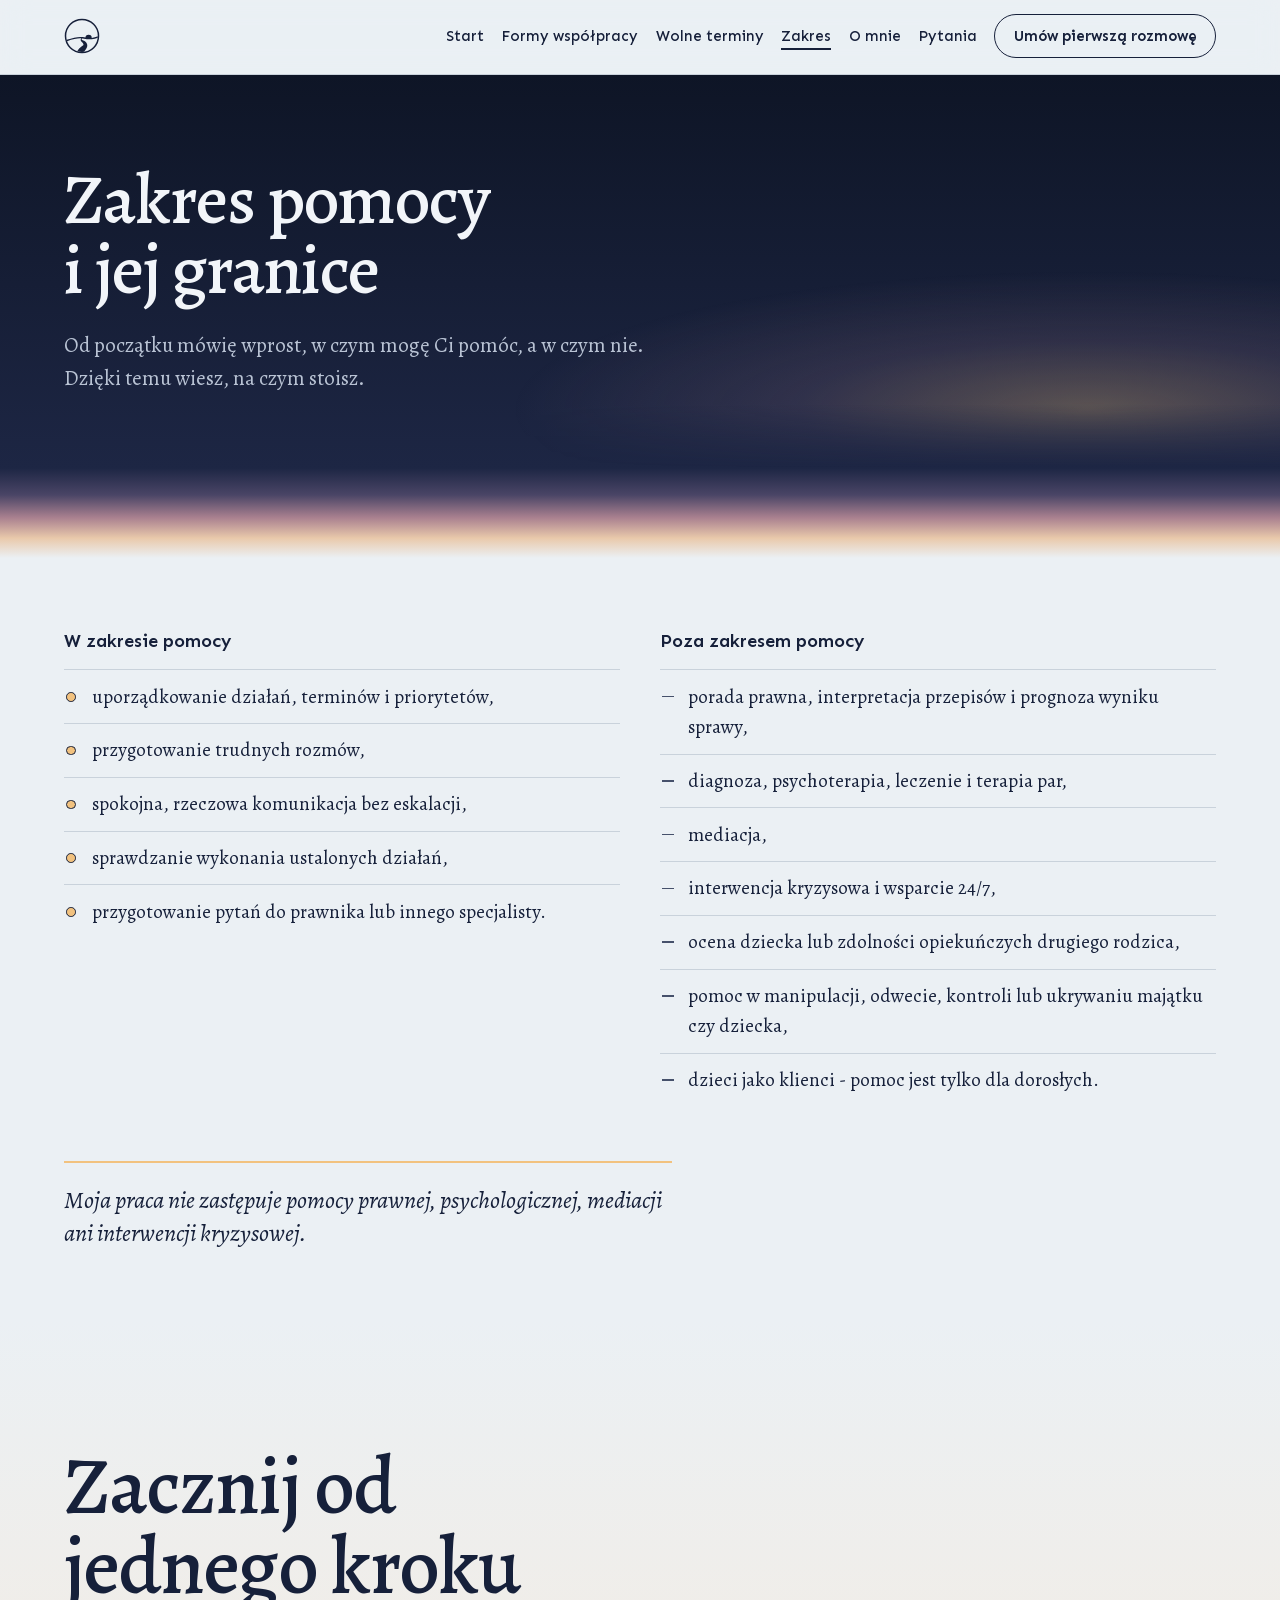
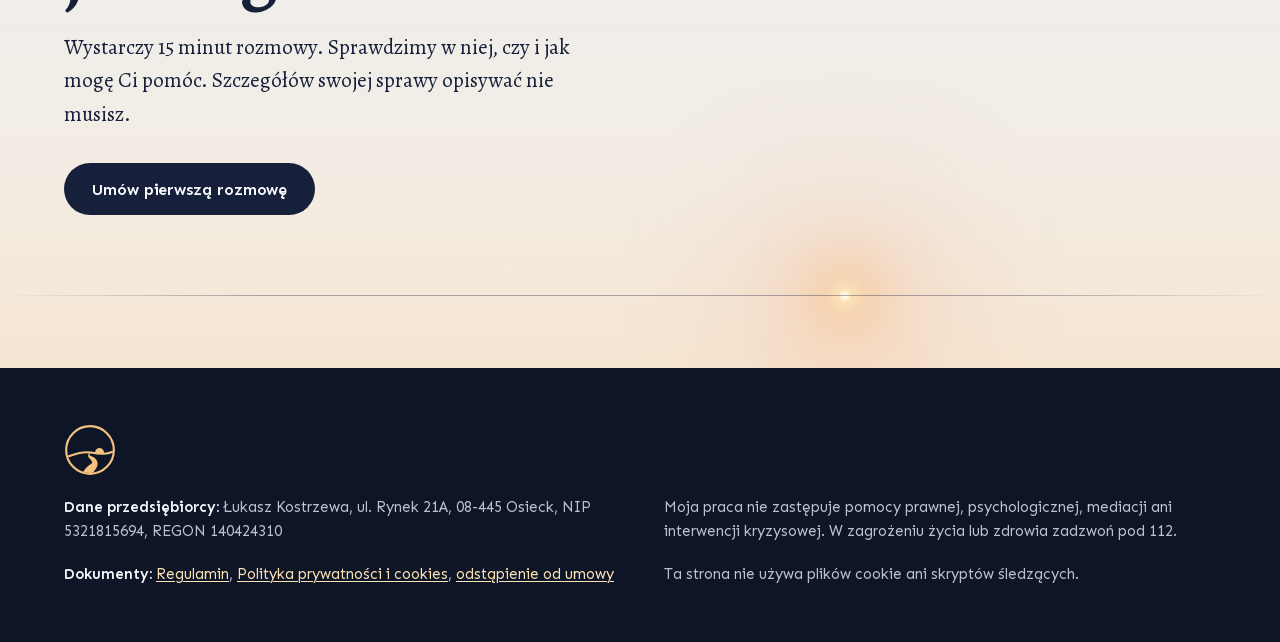
<file: zakres.html>
<!doctype html>
<!--
  SZKIC STRONY PUBLICZNEJ. NIE PUBLIKOWAĆ przed CLIENT READY (DEC-012).
  Treść pochodzi z Canonu (docs/canon/) z korektami ownera (DECISION_LOG.md, DEC-026); mapowanie: site/README.md.
  Kierunek wizualny: docs/design/EXPERIENCE_DIRECTION.md ("Horyzont").
  Braki do uzupełnienia są oznaczone tekstem "DO UZUPEŁNIENIA" (klasa .todo).
  Przed publikacją usuń meta robots (noindex, nofollow).
-->
<html lang="pl">
<head>
  <meta charset="utf-8">
  <meta name="viewport" content="width=device-width, initial-scale=1">
  <meta http-equiv="Content-Security-Policy" content="default-src 'none'; script-src 'self'; style-src 'self'; img-src 'self'; font-src 'self'; base-uri 'none'; form-action 'none'">
  <meta name="referrer" content="no-referrer">
  <meta name="robots" content="noindex, nofollow">
  <meta name="theme-color" content="#0E1526">
  <title>Zakres pomocy i jej granice - spokojna pomoc po rozstaniu i w rozwodzie</title>
  <meta name="description" content="W czym pomagam, a w czym nie: porządkowanie działań i rozmów. Bez porady prawnej, terapii, mediacji i interwencji kryzysowej.">
  <link rel="icon" href="assets/img/favicon.svg" type="image/svg+xml">
  <link rel="preload" href="assets/fonts/alegreya-500.woff2" as="font" type="font/woff2" crossorigin>
  <link rel="preload" href="assets/fonts/alegreya-400.woff2" as="font" type="font/woff2" crossorigin>
  <link rel="preload" href="assets/fonts/sen-var.woff2" as="font" type="font/woff2" crossorigin>
  <link rel="stylesheet" href="assets/css/style.css">
  <script src="assets/js/early.js"></script>
  <script src="assets/js/site.js" defer></script>
</head>
<body class="page-sub">
  <a class="skip-link" href="#main">Przejdź do treści</a>

  <div class="topbar" data-topbar>
    <header class="masthead">
      <div class="wrap masthead__inner">
      <p class="brand"><svg xmlns="http://www.w3.org/2000/svg" viewBox="0 0 120 120" class="sygnet" aria-hidden="true" focusable="false"><defs><clipPath id="sg-in-h"><circle cx="60" cy="60" r="53"/></clipPath><clipPath id="sg-up-h"><path d="M-5 80 C 20 72, 40 62, 62 66 S 100 72, 125 58 L125 -5 L-5 -5 Z"/></clipPath></defs><g clip-path="url(#sg-in-h)"><circle cx="82" cy="66" r="10.5" fill="currentColor" clip-path="url(#sg-up-h)"/><path d="M-5 80 C 20 72, 40 62, 62 66 S 100 72, 125 58" fill="none" stroke="currentColor" stroke-width="4.6" stroke-linecap="round"/><path d="M66.1 122.3 L66.0 121.2 L65.8 120.4 L65.8 119.7 L65.7 119.0 L65.7 118.4 L65.8 117.7 L65.8 117.1 L65.9 116.4 L66.1 115.8 L66.3 115.1 L66.5 114.4 L66.8 113.7 L67.1 113.0 L67.5 112.2 L67.9 111.5 L68.4 110.7 L68.9 109.9 L69.4 109.1 L70.0 108.3 L70.5 107.5 L71.1 106.6 L71.8 105.8 L72.4 104.9 L73.0 104.0 L73.6 103.0 L74.3 102.0 L74.9 101.0 L75.4 99.9 L76.0 98.7 L76.5 97.5 L76.9 96.2 L77.2 94.9 L77.4 93.5 L77.5 92.0 L77.5 90.6 L77.3 89.1 L77.0 87.7 L76.5 86.3 L75.9 84.9 L75.2 83.7 L74.6 82.6 L73.9 81.7 L73.2 80.8 L72.4 80.0 L71.7 79.3 L70.9 78.6 L70.2 78.0 L69.4 77.5 L68.7 77.0 L67.9 76.6 L67.2 76.2 L66.5 75.8 L65.8 75.5 L65.2 75.2 L64.6 74.9 L64.0 74.7 L63.4 74.5 L62.9 74.3 L62.4 74.1 L61.9 73.9 L61.5 73.8 L61.2 73.6 L60.8 73.5 L60.5 73.3 L60.3 73.2 L60.1 73.1 L59.9 73.0 L59.7 72.8 L59.5 72.7 L59.4 72.4 L59.3 72.2 L59.2 71.8 L59.2 71.4 L59.2 70.9 L59.3 70.4 L59.4 69.7 L59.7 69.0 L60.0 68.3 L60.4 67.5 L60.9 66.6 L59.1 65.4 L58.5 66.3 L57.9 67.1 L57.4 67.9 L57.0 68.6 L56.6 69.4 L56.2 70.1 L56.0 70.8 L55.8 71.4 L55.6 72.1 L55.6 72.8 L55.6 73.5 L55.7 74.2 L55.8 74.9 L56.1 75.6 L56.4 76.2 L56.7 76.8 L57.1 77.3 L57.5 77.8 L57.9 78.3 L58.3 78.8 L58.7 79.3 L59.2 79.7 L59.6 80.2 L60.1 80.6 L60.5 81.1 L60.9 81.5 L61.3 81.9 L61.7 82.4 L62.1 82.8 L62.5 83.3 L62.8 83.7 L63.1 84.2 L63.4 84.7 L63.7 85.2 L63.9 85.7 L64.1 86.2 L64.3 86.7 L64.5 87.2 L64.7 87.8 L64.8 88.3 L64.9 89.0 L64.9 89.5 L64.8 89.9 L64.7 90.1 L64.6 90.3 L64.4 90.5 L64.2 90.6 L64.1 90.7 L63.8 90.9 L63.6 91.1 L63.3 91.3 L62.9 91.6 L62.5 91.9 L62.0 92.2 L61.5 92.6 L60.9 93.1 L60.2 93.6 L59.5 94.1 L58.8 94.7 L58.0 95.3 L57.1 95.9 L56.2 96.6 L55.3 97.3 L54.3 98.2 L53.4 99.0 L52.4 99.9 L51.4 100.9 L50.4 102.0 L49.4 103.2 L48.4 104.4 L47.5 105.8 L46.5 107.2 L45.7 108.7 L44.9 110.4 L44.1 112.1 L43.5 113.9 L42.9 115.8 L42.5 117.8 L42.1 119.9 L41.9 121.7 Z" fill="currentColor"/></g><circle cx="60" cy="60" r="55" fill="none" stroke="currentColor" stroke-width="5.0"/></svg><span class="vh">Łukasz Kostrzewa</span></p>
      <button class="menu-btn" type="button" aria-expanded="false" aria-controls="site-nav" data-menu><span class="menu-btn__icon" aria-hidden="true"></span>Menu</button>
      <nav id="site-nav" class="nav" aria-label="Nawigacja po stronie">
        <ul role="list">
          <li><a href="index.html">Start</a></li>
          <li><a href="formy-wspolpracy.html">Formy współpracy</a></li>
          <li><a href="wolne-terminy.html">Wolne terminy</a></li>
          <li><a href="zakres.html" aria-current="page">Zakres</a></li>
          <li><a href="o-mnie.html">O mnie</a></li>
          <li><a href="pytania.html">Pytania</a></li>
          <li class="nav__cta"><a href="kontakt.html">Umów pierwszą rozmowę</a></li>
        </ul>
      </nav>
      </div>
    </header>
    <div class="topbar__progress" aria-hidden="true"></div>
  </div>

  <main id="main">

    <div class="subhead" data-tone="night" data-tone-end="0.8">
      <div class="subhead__sky" aria-hidden="true"><span class="subhead__glow"></span></div>
      <div class="wrap subhead__inner">
        <h1 class="subhead__title">Zakres pomocy i jej granice</h1>
        <p class="subhead__lead">Od początku mówię wprost, w czym mogę Ci pomóc, a w czym nie. Dzięki temu wiesz, na czym stoisz.</p>
      </div>
    </div>

    <section class="sub" aria-label="Zakres i granice pomocy">
      <div class="wrap">
        <div class="scope">
          <div class="scope__col scope__col--in">
            <h2 class="scope__h2">W zakresie pomocy</h2>
            <ul class="fit__list" role="list">
              <li>uporządkowanie działań, terminów i priorytetów,</li>
              <li>przygotowanie trudnych rozmów,</li>
              <li>spokojna, rzeczowa komunikacja bez eskalacji,</li>
              <li>sprawdzanie wykonania ustalonych działań,</li>
              <li>przygotowanie pytań do prawnika lub innego specjalisty.</li>
            </ul>
          </div>
          <div class="scope__col scope__col--out">
            <h2 class="scope__h2">Poza zakresem pomocy</h2>
            <ul class="fit__list" role="list">
              <li>porada prawna, interpretacja przepisów i prognoza wyniku sprawy,</li>
              <li>diagnoza, psychoterapia, leczenie i terapia par,</li>
              <li>mediacja,</li>
              <li>interwencja kryzysowa i wsparcie 24/7,</li>
              <li>ocena dziecka lub zdolności opiekuńczych drugiego rodzica,</li>
              <li>pomoc w manipulacji, odwecie, kontroli lub ukrywaniu majątku czy dziecka,</li>
              <li>dzieci jako klienci - pomoc jest tylko dla dorosłych.</li>
            </ul>
          </div>
        </div>
        <p class="statement">Moja praca nie zastępuje pomocy prawnej, psychologicznej, mediacji ani interwencji kryzysowej.</p>
      </div>
    </section>
    <section class="closing" aria-labelledby="tytul-zamkniecie" data-where-label="Pierwszy krok">
      <div class="closing__sky" aria-hidden="true"><span class="closing__sun"></span><span class="closing__line"></span></div>
      <div class="wrap closing__inner">
        <h2 id="tytul-zamkniecie" class="closing__title">Zacznij od jednego kroku</h2>
        <p class="closing__lead">Wystarczy 15 minut rozmowy. Sprawdzimy w niej, czy i jak mogę Ci pomóc. Szczegółów swojej sprawy opisywać nie musisz.</p>
        <p class="closing__action"><a class="button button--ink magnetic" href="kontakt.html">Umów pierwszą rozmowę</a></p>
      </div>
    </section>
  </main>

  <footer class="footer" data-tone="night">
    <div class="wrap footer__grid">
      <p class="footer__mark"><svg xmlns="http://www.w3.org/2000/svg" viewBox="0 0 120 120" class="sygnet" aria-hidden="true" focusable="false"><defs><clipPath id="sg-in-f"><circle cx="60" cy="60" r="53"/></clipPath><clipPath id="sg-up-f"><path d="M-5 80 C 20 72, 40 62, 62 66 S 100 72, 125 58 L125 -5 L-5 -5 Z"/></clipPath></defs><g clip-path="url(#sg-in-f)"><circle cx="82" cy="66" r="10.5" fill="currentColor" clip-path="url(#sg-up-f)"/><path d="M-5 80 C 20 72, 40 62, 62 66 S 100 72, 125 58" fill="none" stroke="currentColor" stroke-width="4.6" stroke-linecap="round"/><path d="M66.1 122.3 L66.0 121.2 L65.8 120.4 L65.8 119.7 L65.7 119.0 L65.7 118.4 L65.8 117.7 L65.8 117.1 L65.9 116.4 L66.1 115.8 L66.3 115.1 L66.5 114.4 L66.8 113.7 L67.1 113.0 L67.5 112.2 L67.9 111.5 L68.4 110.7 L68.9 109.9 L69.4 109.1 L70.0 108.3 L70.5 107.5 L71.1 106.6 L71.8 105.8 L72.4 104.9 L73.0 104.0 L73.6 103.0 L74.3 102.0 L74.9 101.0 L75.4 99.9 L76.0 98.7 L76.5 97.5 L76.9 96.2 L77.2 94.9 L77.4 93.5 L77.5 92.0 L77.5 90.6 L77.3 89.1 L77.0 87.7 L76.5 86.3 L75.9 84.9 L75.2 83.7 L74.6 82.6 L73.9 81.7 L73.2 80.8 L72.4 80.0 L71.7 79.3 L70.9 78.6 L70.2 78.0 L69.4 77.5 L68.7 77.0 L67.9 76.6 L67.2 76.2 L66.5 75.8 L65.8 75.5 L65.2 75.2 L64.6 74.9 L64.0 74.7 L63.4 74.5 L62.9 74.3 L62.4 74.1 L61.9 73.9 L61.5 73.8 L61.2 73.6 L60.8 73.5 L60.5 73.3 L60.3 73.2 L60.1 73.1 L59.9 73.0 L59.7 72.8 L59.5 72.7 L59.4 72.4 L59.3 72.2 L59.2 71.8 L59.2 71.4 L59.2 70.9 L59.3 70.4 L59.4 69.7 L59.7 69.0 L60.0 68.3 L60.4 67.5 L60.9 66.6 L59.1 65.4 L58.5 66.3 L57.9 67.1 L57.4 67.9 L57.0 68.6 L56.6 69.4 L56.2 70.1 L56.0 70.8 L55.8 71.4 L55.6 72.1 L55.6 72.8 L55.6 73.5 L55.7 74.2 L55.8 74.9 L56.1 75.6 L56.4 76.2 L56.7 76.8 L57.1 77.3 L57.5 77.8 L57.9 78.3 L58.3 78.8 L58.7 79.3 L59.2 79.7 L59.6 80.2 L60.1 80.6 L60.5 81.1 L60.9 81.5 L61.3 81.9 L61.7 82.4 L62.1 82.8 L62.5 83.3 L62.8 83.7 L63.1 84.2 L63.4 84.7 L63.7 85.2 L63.9 85.7 L64.1 86.2 L64.3 86.7 L64.5 87.2 L64.7 87.8 L64.8 88.3 L64.9 89.0 L64.9 89.5 L64.8 89.9 L64.7 90.1 L64.6 90.3 L64.4 90.5 L64.2 90.6 L64.1 90.7 L63.8 90.9 L63.6 91.1 L63.3 91.3 L62.9 91.6 L62.5 91.9 L62.0 92.2 L61.5 92.6 L60.9 93.1 L60.2 93.6 L59.5 94.1 L58.8 94.7 L58.0 95.3 L57.1 95.9 L56.2 96.6 L55.3 97.3 L54.3 98.2 L53.4 99.0 L52.4 99.9 L51.4 100.9 L50.4 102.0 L49.4 103.2 L48.4 104.4 L47.5 105.8 L46.5 107.2 L45.7 108.7 L44.9 110.4 L44.1 112.1 L43.5 113.9 L42.9 115.8 L42.5 117.8 L42.1 119.9 L41.9 121.7 Z" fill="currentColor"/></g><circle cx="60" cy="60" r="55" fill="none" stroke="currentColor" stroke-width="5.0"/></svg></p>
      <p><strong>Dane przedsiębiorcy:</strong> Łukasz Kostrzewa, ul. Rynek 21A, 08-445 Osieck, NIP 5321815694, REGON 140424310</p>
      <p>Moja praca nie zastępuje pomocy prawnej, psychologicznej, mediacji ani interwencji kryzysowej. W zagrożeniu życia lub zdrowia zadzwoń pod 112.</p>
      <p><strong>Dokumenty:</strong> <a href="regulamin.html">Regulamin</a>, <a href="polityka-prywatnosci.html">Polityka prywatności i cookies</a>, <a href="regulamin.html#odstapienie">odstąpienie od umowy</a></p>
      <p>Ta strona nie używa plików cookie ani skryptów śledzących.</p>
    </div>
  </footer>
</body>
</html>
</file>
<file: assets/css/style.css>
/* Statyczna strona publiczna, kierunek "Horyzont" (docs/design/EXPERIENCE_DIRECTION.md).
   Noc > świt > dzień. Czcionki własne (OFL), bez zasobów zewnętrznych.
   Bez JS i przy prefers-reduced-motion: stan końcowy, cała treść widoczna. */

/* ================================================================ czcionki */
@font-face {
  font-family: "Alegreya";
  src: url("../fonts/alegreya-400.woff2") format("woff2");
  font-weight: 400;
  font-style: normal;
  font-display: swap;
}

@font-face {
  font-family: "Alegreya";
  src: url("../fonts/alegreya-500.woff2") format("woff2");
  font-weight: 500;
  font-style: normal;
  font-display: swap;
}

@font-face {
  font-family: "Alegreya";
  src: url("../fonts/alegreya-600.woff2") format("woff2");
  font-weight: 600;
  font-style: normal;
  font-display: swap;
}

@font-face {
  font-family: "Alegreya";
  src: url("../fonts/alegreya-400-italic.woff2") format("woff2");
  font-weight: 400;
  font-style: italic;
  font-display: swap;
}

@font-face {
  font-family: "Alegreya";
  src: url("../fonts/alegreya-500-italic.woff2") format("woff2");
  font-weight: 500;
  font-style: italic;
  font-display: swap;
}

@font-face {
  font-family: "Sen";
  src: url("../fonts/sen-var.woff2") format("woff2");
  font-weight: 400 800;
  font-style: normal;
  font-display: swap;
}

/* ================================================================ tokeny */
:root {
  /* noc */
  --night-0: #0e1526;
  --night-1: #141c33;
  --night-2: #1d2644;
  --night-3: #232c4d;
  /* świt (tylko światło i gradienty, nigdy kolor tekstu na jasnym) */
  --mist: #4a4566;
  --rose: #a9808f;
  --peach: #e9c9ab;
  --amber: #f2c27f;
  --amber-hi: #fbe3b6;
  /* dzień */
  --day: #ebf0f4;
  --day-hi: #f8fafb;
  --ink: #16203a;
  --ink-2: #22305a;
  --ink-soft: #46516b;
  --link: #29449a;
  --line: #c9d2db;
  --line-ui: #7a879b;
  /* na nocy */
  --on-night: #f2f5f9;
  --on-night-soft: #b9c3d4;
  --on-night-line: rgb(242 245 249 / 0.2);
  /* stany */
  --focus: #2c5be0;
  --focus-night: #f2c27f;
  --todo-bg: #fff0b3;
  --todo-line: #8a6a00;
  --todo-text: #3a2f00;

  /* typografia: Sen = struktura, Alegreya = głos */
  --font-voice: "Alegreya", Georgia, "Times New Roman", serif;
  --font-struct: "Sen", system-ui, "Segoe UI", sans-serif;

  /* układ */
  --wrap: 77.5rem;
  --gutter: clamp(1.25rem, 5vw, 6rem);
  --section: clamp(4.5rem, 9vh, 7.5rem);
  --stick: calc(4.5rem + 2px); /* wysokość paska (min-height wiersza + pasek postępu); JS nadpisuje ją pomiarem, ale układ przed JS musi być już ostateczny (bez skoku hero) */

  /* ruch: jedna krzywa, trzy poziomy czasu */
  --ease: cubic-bezier(0.22, 1, 0.36, 1);
  --t-micro: 160ms;
  --t-comp: 360ms;
  --t-narr: 900ms;
  --t-stagger: 140ms;
}

/* ================================================================ baza */
*,
*::before,
*::after {
  box-sizing: border-box;
}

html {
  -webkit-text-size-adjust: 100%;
  text-size-adjust: 100%;
  scroll-padding-top: calc(var(--stick) + 1rem);
  background: var(--night-0);
}

body {
  margin: 0;
  background: var(--day);
  color: var(--ink);
  font-family: var(--font-voice);
  font-size: 1.125rem;
  line-height: 1.6;
  font-kerning: normal;
  font-variant-ligatures: common-ligatures;
  text-rendering: optimizeLegibility;
}

@media (min-width: 48em) {
  body {
    font-size: 1.1875rem;
  }
}

img,
svg {
  display: block;
  max-width: 100%;
}

p,
ul,
ol,
dl,
h1,
h2,
h3 {
  margin: 0;
}

ul[role="list"],
ol[role="list"] {
  list-style: none;
  padding: 0;
}

a {
  color: var(--link);
  text-decoration-thickness: 1px;
  text-underline-offset: 0.2em;
  transition: text-decoration-thickness var(--t-micro) var(--ease), color var(--t-micro) var(--ease);
}

a:hover {
  text-decoration-thickness: 2px;
}

:focus-visible {
  outline: 3px solid var(--focus);
  outline-offset: 3px;
}

.wrap {
  width: min(var(--wrap), 100% - 2 * var(--gutter));
  margin-inline: auto;
}

.nowrap {
  white-space: nowrap;
}

.skip-link {
  position: absolute;
  left: 1rem;
  top: -10rem;
  z-index: 100;
  min-height: 2.75rem;
  padding: 0.75rem 1rem;
  background: var(--day-hi);
  color: var(--ink);
  font: 600 1rem/1.2 var(--font-struct);
}

.skip-link:focus {
  top: 1rem;
}

.todo {
  padding: 0.05em 0.35em;
  background: var(--todo-bg);
  color: var(--todo-text);
  border: 1px dashed var(--todo-line);
  font-family: var(--font-struct);
  font-size: 0.9em;
  font-style: normal;
  font-weight: 500;
  box-decoration-break: clone;
  -webkit-box-decoration-break: clone;
}

.h2 {
  font-family: var(--font-struct);
  font-size: clamp(1.875rem, 1.15rem + 2.5vw, 3.25rem);
  font-weight: 650;
  line-height: 1.04;
  letter-spacing: -0.028em;
  text-wrap: balance;
}

/* ================================================================ przyciski */
.button {
  --mx: 0px;
  --my: 0px;
  display: inline-flex;
  align-items: center;
  justify-content: center;
  min-height: 3.25rem;
  padding: 0.85rem 1.75rem;
  border-radius: 999px;
  font: 600 1rem/1.2 var(--font-struct);
  letter-spacing: -0.005em;
  text-decoration: none;
  transform: translate(var(--mx), var(--my));
  transition:
    background-color var(--t-micro) var(--ease),
    color var(--t-micro) var(--ease),
    box-shadow var(--t-comp) var(--ease),
    transform var(--t-comp) var(--ease);
}

.button--light {
  background: var(--on-night);
  color: var(--ink);
}

.button--ink {
  background: var(--ink);
  color: var(--day-hi);
}

.button--light:hover,
.button--ink:hover {
  box-shadow:
    0 0 0 6px rgb(242 194 127 / 0.22),
    0 0 36px 4px rgb(242 194 127 / 0.38);
}

.button--ink:hover {
  background: var(--ink-2);
}

.button--light:focus-visible {
  outline-color: var(--focus-night);
}

/* ================================================================ topbar: bezpieczeństwo, nagłówek, postęp */
.topbar {
  position: sticky;
  top: 0;
  z-index: 50;
  background: var(--night-0);
  color: var(--on-night);
  transition: background-color var(--t-comp) var(--ease), color var(--t-comp) var(--ease), box-shadow var(--t-comp) var(--ease);
}

.topbar.is-day {
  background: rgb(235 240 244 / 0.94);
  color: var(--ink);
  box-shadow: 0 1px 0 var(--line);
}

@supports (backdrop-filter: blur(8px)) {
  .topbar.is-compact {
    background: rgb(14 21 38 / 0.72);
    backdrop-filter: blur(14px) saturate(1.2);
  }

  .topbar.is-day {
    background: rgb(235 240 244 / 0.82);
    backdrop-filter: blur(14px) saturate(1.2);
  }
}

.topbar :focus-visible {
  outline-color: var(--focus-night);
}

.topbar.is-day :focus-visible {
  outline-color: var(--focus);
}

.masthead__inner {
  display: flex;
  flex-wrap: wrap;
  align-items: center;
  gap: 0.75rem 1.5rem;
  min-height: 4.5rem;
  padding-block: 0.75rem;
}

.brand {
  position: relative;
  display: inline-flex;
  align-items: center;
  font: 600 0.9375rem/1.2 var(--font-struct);
}

.sygnet {
  display: block;
  width: 2.25rem;
  height: 2.25rem;
}

/* tekst dostępny dla czytników ekranu i wyszukiwarek, niewidoczny wizualnie */
.vh {
  position: absolute;
  width: 1px;
  height: 1px;
  margin: -1px;
  padding: 0;
  overflow: hidden;
  clip-path: inset(50%);
  white-space: nowrap;
  border: 0;
}

.where {
  display: none;
}

.nav ul {
  display: flex;
  flex-wrap: wrap;
  gap: 0.25rem 1.5rem;
  align-items: center;
}

.nav a {
  display: inline-flex;
  align-items: center;
  min-height: 2.75rem;
  color: inherit;
  font: 500 0.9375rem/1.2 var(--font-struct);
  text-decoration: none;
  background-image: linear-gradient(currentColor, currentColor);
  background-size: 0 1px;
  background-position: 0 calc(50% + 0.85em);
  background-repeat: no-repeat;
  transition: background-size var(--t-comp) var(--ease);
}

.nav a:hover,
.nav a[aria-current="page"] {
  background-size: 100% 1px;
}

.nav a[aria-current="page"] {
  background-image: linear-gradient(var(--amber), var(--amber));
  background-size: 100% 2px;
}

.is-day .nav a[aria-current="page"] {
  background-image: linear-gradient(var(--ink), var(--ink));
}

.nav__cta a {
  padding: 0 1.15rem;
  border: 1px solid currentColor;
  border-radius: 999px;
  background-image: none;
  font-weight: 600;
  transition: background-color var(--t-micro) var(--ease), color var(--t-micro) var(--ease);
}

.nav__cta a:hover {
  background-color: var(--on-night);
  color: var(--ink);
}

.is-day .nav__cta a:hover {
  background-color: var(--ink);
  color: var(--day-hi);
}

.menu-btn {
  display: none;
}

.topbar__progress {
  height: 2px;
  background: var(--amber);
  transform: scaleX(var(--sp, 0));
  transform-origin: 0 50%;
}

.is-day .topbar__progress {
  background: var(--link);
}

/* z JS: wiersz z menu na telefonie */
.js .masthead__inner {
  flex-wrap: nowrap;
  justify-content: space-between;
}

.js .menu-btn {
  display: inline-flex;
  align-items: center;
  gap: 0.6rem;
  min-height: 2.75rem;
  padding: 0 1.1rem;
  border: 1px solid currentColor;
  border-radius: 999px;
  background: none;
  color: inherit;
  font: 600 0.9375rem/1 var(--font-struct);
  cursor: pointer;
}

.menu-btn__icon {
  position: relative;
  width: 1rem;
  height: 0.6rem;
  border-block: 1.5px solid currentColor;
  transition: transform var(--t-comp) var(--ease);
}

.js .masthead:not(.is-open) .nav {
  display: none;
}

.js .masthead.is-open .masthead__inner {
  flex-wrap: wrap;
}

.js .masthead.is-open .nav {
  flex-basis: 100%;
  padding-bottom: 1rem;
  animation: clarify var(--t-comp) var(--ease) both;
}

.js .masthead.is-open .nav ul {
  flex-direction: column;
  align-items: stretch;
  gap: 0;
}

.js .masthead.is-open .nav a {
  width: 100%;
  min-height: 3.25rem;
  border-top: 1px solid var(--on-night-line);
  font-size: 1.125rem;
}

.is-day .masthead.is-open .nav a {
  border-color: var(--line);
}

.js .masthead.is-open .nav__cta a {
  justify-content: center;
  margin-top: 0.75rem;
  border: 1px solid currentColor;
}

.masthead.is-open .menu-btn__icon {
  transform: scaleY(0.4);
}

@media (min-width: 64em) {
  .js .menu-btn {
    display: none;
  }

  .js .masthead:not(.is-open) .nav {
    display: block;
  }

  .masthead__inner {
    flex-wrap: nowrap;
  }

  .nav {
    flex: none;
    margin-left: auto;
  }

  .nav ul {
    flex-wrap: nowrap;
    gap: 0.25rem 1.1rem;
  }

  .where {
    display: block;
    flex: 1;
    min-width: 0;
    overflow: hidden;
    color: var(--ink-soft);
    font: 500 0.875rem/1.2 var(--font-struct);
    white-space: nowrap;
    text-overflow: ellipsis;
    opacity: 0;
    transform: translateY(4px);
    transition: opacity var(--t-comp) var(--ease), transform var(--t-comp) var(--ease);
  }

  .where::before {
    content: "";
    display: inline-block;
    width: 0.45rem;
    height: 0.45rem;
    margin-right: 0.6rem;
    border-radius: 50%;
    background: var(--amber);
    box-shadow: 0 0 0 1.5px var(--ink);
    vertical-align: 0.08em;
  }

  .is-day.is-compact .where:not(:empty) {
    opacity: 1;
    transform: none;
  }
}

/* ================================================================ SCENA 1: noc (hero) */
.scene {
  position: relative;
  background: var(--night-0);
}

.hero {
  --q: 0;
  position: relative;
  display: flex;
  flex-direction: column;
  min-height: calc(100svh - var(--stick));
  overflow: hidden;
  background: linear-gradient(180deg, var(--night-0) 0%, var(--night-1) 52%, var(--night-2) 100%);
  color: var(--on-night);
}

.js .hero {
  --q: 1;
}

html.is-pinned .scene {
  height: var(--scene-h, auto);
}

html.is-pinned .hero {
  position: sticky;
  top: var(--pin-top, 0px);
}

.hero :focus-visible {
  outline-color: var(--focus-night);
}

.hero__sky {
  position: absolute;
  inset: 0;
  pointer-events: none;
  -webkit-mask-image: linear-gradient(180deg, #000 calc(100% - 4.5rem), transparent);
  mask-image: linear-gradient(180deg, #000 calc(100% - 4.5rem), transparent);
}

/* pierwsze światło: z dołu, spod linii planu */
.hero__glow {
  position: absolute;
  left: 18%;
  bottom: -44%;
  width: 120%;
  height: 80%;
  border-radius: 50%;
  background: radial-gradient(closest-side, rgb(242 194 127 / 0.62), rgb(169 128 143 / 0.3) 42%, rgb(74 69 102 / 0.14) 70%, transparent);
  opacity: calc(0.62 + 0.38 * (1 - var(--q)));
  transform: translateY(calc(var(--q) * 8%));
}

.hero__inner {
  position: relative;
  z-index: 2;
  flex: 1;
  display: flex;
  align-items: center;
  padding-block: clamp(2rem, 6vh, 4.5rem) clamp(1.5rem, 4vh, 3rem);
}

.hero__copy {
  max-width: 52rem;
}

.hero__descriptor {
  max-width: 24rem;
  margin-bottom: clamp(1.25rem, 3vh, 2rem);
  color: var(--on-night-soft);
  font: 500 0.9375rem/1.45 var(--font-struct);
}

.hero__title {
  font-family: var(--font-voice);
  font-size: clamp(2.6rem, 1rem + 5.6vw, 5.5rem);
  font-weight: 500;
  line-height: 0.98;
  letter-spacing: -0.018em;
  text-wrap: balance;
}

.hero__lead {
  max-width: 35rem;
  margin-top: clamp(1.25rem, 3vh, 1.85rem);
  color: var(--on-night-soft);
  font-size: clamp(1.125rem, 1rem + 0.35vw, 1.3125rem);
  line-height: 1.5;
}

.hero__action {
  margin-top: clamp(1.5rem, 3.5vh, 2.25rem);
}

.hero__fit {
  max-width: 30rem;
  margin-top: 0.9rem;
  color: var(--on-night-soft);
  font: 400 0.875rem/1.5 var(--font-struct);
}

/* linia planu: tu osiadają słowa */
.plan {
  position: relative;
  z-index: 1;
  flex: none;
  padding-bottom: clamp(1.25rem, 3.2vh, 2.25rem);
}

.plan__inner {
  position: relative;
}

.plan__line {
  display: block;
  height: 1px;
  background: linear-gradient(90deg, rgb(242 245 249 / 0.55), rgb(242 245 249 / 0.28) 70%, rgb(242 245 249 / 0));
  transform: scaleX(calc(1 - 0.82 * var(--q)));
  transform-origin: 0 50%;
}

.mist {
  display: flex;
  flex-wrap: wrap;
  gap: 0.35rem 1.1rem;
  margin-top: 1rem;
}

.mist__w {
  --dx: 0px;
  --dy: 0px;
  --s: 1;
  --b: 0;
  --o: 1;
  position: relative;
  color: var(--on-night-soft);
  font-size: 1.0625rem;
  font-style: italic;
  line-height: 1.2;
  white-space: nowrap;
  transform-origin: 0 0;
  transform: translate(calc(var(--dx) * var(--q)), calc(var(--dy) * var(--q))) scale(calc(1 + (var(--s) - 1) * var(--q)));
  filter: blur(calc(var(--b) * var(--q) * 1px));
  opacity: calc(1 - (1 - var(--o)) * var(--qo, var(--q)));
}

/* reakcja na kursor (tylko ruch wywołany przez użytkownika): bliższe, ostrzejsze słowa przesuwają się bardziej */
.mist__w {
  translate: calc(var(--px, 0) * var(--pd, 10px) * var(--q)) calc(var(--py, 0) * var(--pd, 10px) * var(--q));
  transition: translate var(--t-narr) var(--ease);
}

.m1,
.m4 {
  --pd: 26px;
}

.m2,
.m7 {
  --pd: 16px;
}

/* kropka na linii pod każdym osiadłym słowem (desktop, jeden rząd) */
.mist__w::before {
  content: "";
  position: absolute;
  left: 0.15em;
  top: calc(-1rem - 3.5px);
  width: 7px;
  height: 7px;
  border-radius: 50%;
  background: var(--amber);
  opacity: calc(1 - 3 * var(--q));
}

.plan__cap {
  margin-top: 0.85rem;
  color: var(--amber-hi);
  font: 600 0.875rem/1.2 var(--font-struct);
  opacity: calc(1 - 1.8 * var(--q));
}

/* cele chaosu: ułamki szerokości i wysokości hero (czyta je JS) */
.m1 { --cx: 0.04; --cy: 0.02; --s: 1.9; --b: 1.5; --o: 0.16; }
.m2 { --cx: 0.5; --cy: 0.12; --s: 2.2; --b: 2.5; --o: 0.14; }
.m3 { --cx: 0.6; --cy: 0.3; --s: 1.7; --b: 1; --o: 0.2; }
.m4 { --cx: 0.02; --cy: 0.46; --s: 2.3; --b: 3; --o: 0.12; }
.m5 { --cx: 0.68; --cy: 0.52; --s: 1.8; --b: 2; --o: 0.16; }
.m6 { --cx: 0.2; --cy: 0.64; --s: 1.6; --b: 3.5; --o: 0.12; }
.m7 { --cx: 0.56; --cy: 0.72; --s: 1.9; --b: 1.5; --o: 0.16; }
.m8 { --cx: 0.08; --cy: 0.8; --s: 1.7; --b: 2.5; --o: 0.14; }

@media (max-width: 63.99em) {
  .mist__w::before {
    display: none;
  }
}

@media (min-width: 64em) {
  .hero__glow {
    left: 28%;
    bottom: -30%;
    width: 104%;
    height: 84%;
  }

  .mist {
    justify-content: flex-end;
    gap: 0.45rem 1.75rem;
  }

  .plan__cap {
    position: absolute;
    left: 0;
    top: 1rem;
    margin: 0;
  }

  .m1 { --cx: 0.6; --cy: 0.06; --s: 3; --b: 0; --o: 0.62; }
  .m2 { --cx: 0.79; --cy: 0.25; --s: 2.5; --b: 1.5; --o: 0.4; }
  .m3 { --cx: 0.58; --cy: 0.4; --s: 2; --b: 3; --o: 0.3; }
  .m4 { --cx: 0.66; --cy: 0.55; --s: 3.3; --b: 0.5; --o: 0.58; }
  .m5 { --cx: 0.9; --cy: 0.11; --s: 1.8; --b: 3.5; --o: 0.3; }
  .m6 { --cx: 0.56; --cy: 0.71; --s: 1.7; --b: 4; --o: 0.26; }
  .m7 { --cx: 0.85; --cy: 0.44; --s: 2.4; --b: 1; --o: 0.44; }
  .m8 { --cx: 0.8; --cy: 0.72; --s: 2.1; --b: 2.5; --o: 0.32; }
}

/* ================================================================ SCENA 2: świt (pierwsze przejście) */
.dawn {
  --r: 1;
  position: relative;
}

.js .dawn {
  --r: 0;
}

.dawn__night {
  padding-top: clamp(5rem, 13vh, 9.5rem);
  padding-bottom: clamp(2rem, 5vh, 3.5rem);
  background: linear-gradient(180deg, var(--night-2), var(--night-3));
  color: var(--on-night);
}

.dawn__title {
  font-family: var(--font-voice);
  font-size: clamp(2.4rem, 0.9rem + 5.2vw, 5.25rem);
  font-style: italic;
  font-weight: 400;
  line-height: 1.04;
  letter-spacing: -0.012em;
}

.dawn__line {
  display: block;
  color: var(--on-night-soft);
}

.dawn__line--lit {
  color: var(--on-night);
  font-weight: 500;
}

@media (min-width: 64em) {
  .dawn__line:nth-child(2) {
    padding-left: 1.2em;
  }

  .dawn__line:nth-child(3) {
    padding-left: 3.4em;
  }

  .dawn__line:nth-child(4) {
    padding-left: 4.6em;
  }
}

/* rozmycie > ostrość: jedyne takie odsłonięcie na stronie */
.js .dawn__title[data-reveal] .dawn__line {
  opacity: 0.18;
  filter: blur(10px);
  transform: translateY(0.18em);
  transition:
    opacity var(--t-narr) var(--ease),
    filter var(--t-narr) var(--ease),
    transform var(--t-narr) var(--ease);
}

.js .dawn__title.is-in .dawn__line {
  opacity: 1;
  filter: none;
  transform: none;
}

.dawn__line:nth-child(2) { transition-delay: calc(1 * var(--t-stagger)); }
.dawn__line:nth-child(3) { transition-delay: calc(3 * var(--t-stagger)); }
.dawn__line:nth-child(4) { transition-delay: calc(4 * var(--t-stagger)); }

/* wschód: fotografia (obraz wybrany przez ownera, DEC-026 pkt 15) i film (DEC-026 pkt 16) wtopione w stronę: góra w noc
   poprzedniej sceny, dół w jasny dzień kolejnej. Wszystko, co świeci (słońce, horyzont, woda), jest na zdjęciu i w filmie;
   CSS tylko je zespala. */
.sunrise {
  position: relative;
  isolation: isolate;
  height: clamp(18rem, 54vh, 32rem);
  overflow: hidden;
  background: linear-gradient(180deg, var(--night-3) 0%, #3a4466 60%, var(--day) 100%); /* rezerwa na czas ładowania obrazu */
}

.sunrise__photo {
  position: absolute;
  inset: 0;
}

.sunrise__photo img {
  display: block;
  width: 100%;
  height: 100%;
  object-fit: cover;
  object-position: 71% 82%; /* słońce w prawej trzeciej kadru, horyzont ok. 60% wysokości sceny */
  transform: translateY(calc((1 - var(--r)) * 1.2%)) scale(1.03); /* ledwo zauważalny ruch ze scrolla (--r) */
  transform-origin: 71% 60%;
}

@media (max-width: 47.99em) {
  .sunrise__photo img {
    object-position: 62% 66%; /* osobny crop mobilny (sunrise-m.*): słońce ok. 62% szerokości */
    transform-origin: 62% 60%;
  }
}

/* Film wschodu (jedyny zorkiestrowany ruch strony): leży nad zdjęciem, które zostaje stanem awaryjnym (reduced-motion,
   brak JS, odrzucone play()). Bez JS i bez klasy .is-video film jest niewidoczny, a zdjęcie nietknięte. Gra raz, bez pętli,
   zatrzymuje się na ostatniej klatce. --r daje tylko ledwo zauważalną zmianę skali. */
.sunrise__video {
  position: absolute;
  inset: 0;
  width: 100%;
  height: 100%;
  object-fit: cover;
  object-position: 75% 71%; /* słońce w prawej ćwiartce kadru, horyzont ok. 60% wysokości sceny */
  visibility: hidden;
  opacity: 0;
  transform: scale(calc(1 + 0.03 * (1 - var(--r))));
  transform-origin: 75% 62%;
  transition:
    opacity var(--t-narr) var(--ease),
    visibility 0s linear var(--t-narr);
  pointer-events: none;
}

.sunrise.is-video .sunrise__video {
  visibility: visible;
  opacity: 1;
  transition: none; /* wejście natychmiast (poster = klatka 0, bez przenikania przez stan pośredni); powrót do zdjęcia przy błędzie wygasza się płynnie */
}

@media (max-width: 47.99em) {
  .sunrise__video {
    object-position: 94% 50%; /* osobny kadr mobilny: pionowe okno wokół słońca, odbicia i prawego brzegu */
    transform-origin: 80% 60%;
  }
}

/* Pod filmem ziarno statyczne udawałoby brudną szybę na ruchomej wodzie: wyłączone, gdy gra film. */
.sunrise.is-video .sunrise__grain {
  opacity: 0;
}

/* zespolenie krawędzi: góra = kolor nocy poprzedniej sceny, dół = kolor dnia kolejnej */
.sunrise::before {
  content: "";
  position: absolute;
  inset: 0;
  z-index: 1;
  pointer-events: none;
  background:
    linear-gradient(180deg, var(--night-3) 0%, rgb(35 44 77 / 0.7) 9%, rgb(35 44 77 / 0.28) 20%, rgb(35 44 77 / 0) 38%),
    linear-gradient(180deg, rgb(235 240 244 / 0) 58%, rgb(235 240 244 / 0.38) 72%, rgb(235 240 244 / 0.8) 90%, var(--day) 100%);
}

/* delikatne przyciemnienie na początku wschodu, znika wraz z --r */
.sunrise::after {
  content: "";
  position: absolute;
  inset: 0;
  z-index: 1;
  pointer-events: none;
  background: var(--night-2);
  opacity: calc(0.22 * (1 - var(--r)));
}

.sunrise__grain,
.hero__sky::after {
  content: "";
  position: absolute;
  inset: 0;
  background: url("../img/grain.png") 0 0 / 160px 160px;
  opacity: 0.36;
  pointer-events: none;
}

.sunrise__grain {
  z-index: 2;
  opacity: 0.28;
  -webkit-mask-image: linear-gradient(180deg, transparent 0%, #000 22%, #000 62%, transparent 100%);
  mask-image: linear-gradient(180deg, transparent 0%, #000 22%, #000 62%, transparent 100%);
}

.dawn__day {
  padding-block: clamp(1rem, 3vh, 2rem) clamp(4rem, 10vh, 7rem);
  background: var(--day);
}

.dawn__lead {
  max-width: 38rem;
  margin-left: auto;
  font-size: clamp(1.1875rem, 1rem + 0.6vw, 1.5rem);
  line-height: 1.5;
}

/* ================================================================ SCENA 3: dzień, "W czym Ci pomagam" */
.choose {
  padding-block: var(--section);
}

.choose__head {
  margin-bottom: clamp(2rem, 5vh, 3.5rem);
}

.choose__hint {
  margin-top: 0.85rem;
}

.choose__hint {
  color: var(--ink-soft);
  font: 500 0.9375rem/1.4 var(--font-struct);
}

.choose__list {
  --ly: 1.5rem;
  position: relative;
}

/* szyna i światło: światło przesuwa się do wybranego zdania */
.choose__list::before {
  content: "";
  position: absolute;
  left: 0.4rem;
  top: 0.5rem;
  bottom: 0.5rem;
  width: 1px;
  background: var(--line);
}

.choose__list::after {
  content: "";
  position: absolute;
  left: 0.4rem;
  top: 0;
  width: 0.8rem;
  height: 0.8rem;
  border: 2px solid var(--ink);
  border-radius: 50%;
  background: var(--amber);
  box-shadow: 0 0 0 5px rgb(242 194 127 / 0.28), 0 0 26px 6px rgb(242 194 127 / 0.55);
  transform: translate(-50%, calc(var(--ly) - 50%));
  transition: transform var(--t-comp) var(--ease);
}

.no-light .choose__list::after {
  display: none;
}

.choose__q {
  font: inherit;
}

.choose__btn {
  display: block;
  width: 100%;
  padding: 0.9rem 0 0.9rem 2rem;
  border: 0;
  border-top: 1px solid var(--line);
  background: none;
  color: var(--ink-soft);
  font-family: var(--font-voice);
  font-size: clamp(1.25rem, 1.05rem + 0.6vw, 1.625rem);
  font-weight: 400;
  line-height: 1.25;
  text-align: left;
  cursor: pointer;
  transition: color var(--t-micro) var(--ease), padding-left var(--t-comp) var(--ease);
}

.choose__item:first-child .choose__btn {
  border-top: 0;
}

.choose__btn:hover {
  color: var(--ink);
}

.choose__btn[aria-expanded="true"] {
  color: var(--ink);
  font-weight: 500;
  padding-left: 2.35rem;
}

.choose__panel {
  margin: 0 0 1.25rem 2rem;
  padding: clamp(1.5rem, 3vw, 2.75rem);
  border: 1px solid var(--line);
  border-radius: 6px;
  background:
    radial-gradient(120% 90% at 0% 0%, rgb(242 194 127 / 0.2), rgb(242 194 127 / 0) 55%),
    var(--day-hi);
}

.choose__panel[hidden] {
  display: none !important;
}

.js .choose__panel:not([hidden]) {
  animation: clarify var(--t-comp) var(--ease) both;
}

.choose__label {
  margin-top: 1.5rem;
  color: var(--ink-soft);
  font: 600 0.8125rem/1.3 var(--font-struct);
}

.choose__label:first-child {
  margin-top: 0;
}

.choose__need {
  margin-top: 0.35rem;
  font-size: clamp(1.5rem, 1.1rem + 1.3vw, 2.375rem);
  font-style: italic;
  font-weight: 500;
  line-height: 1.12;
  text-wrap: balance;
}

.choose__how,
.choose__next {
  margin-top: 0.35rem;
  max-width: 34rem;
}

.choose__link {
  display: flex;
  width: fit-content;
  align-items: center;
  min-height: 3rem;
  margin-top: 1rem;
  padding: 0.7rem 1.4rem;
  border-radius: 999px;
  background: var(--ink);
  color: var(--day-hi);
  font: 600 0.9375rem/1.2 var(--font-struct);
  text-decoration: none;
  transition: background-color var(--t-micro) var(--ease), box-shadow var(--t-comp) var(--ease);
}

.choose__link:hover {
  background: var(--ink-2);
  box-shadow: 0 0 0 6px rgb(242 194 127 / 0.22), 0 0 36px 4px rgb(242 194 127 / 0.38);
}

.choose__caveat {
  max-width: 40rem;
  margin-top: clamp(2rem, 5vh, 3rem);
  color: var(--ink-soft);
  font: 400 0.9375rem/1.55 var(--font-struct);
}

@media (min-width: 64em) {
  .js .choose__list {
    display: grid;
    grid-template-columns: minmax(0, 5fr) minmax(0, 7fr);
    grid-auto-rows: auto;
    column-gap: clamp(2rem, 5vw, 5rem);
    align-items: start;
  }

  .js .choose__list::before {
    bottom: auto;
    height: var(--rail-h, 100%);
  }

  .js .choose__item {
    display: contents;
  }

  .js .choose__q {
    grid-column: 1;
  }

  .js .choose__panel {
    grid-column: 2;
    grid-row: 1 / span 6;
    position: sticky;
    top: calc(var(--stick) + 2rem);
    margin: 0;
  }
}

@keyframes clarify {
  from {
    opacity: 0;
    filter: blur(6px);
    transform: translateY(8px);
  }

  to {
    opacity: 1;
    filter: none;
    transform: none;
  }
}

html:not(.js) .choose__list::after {
  display: none;
}

/* ================================================================ SCENA 4: ścieżka (linia horyzontu staje się drogą) */
.path {
  padding-block: var(--section);
  background: linear-gradient(180deg, var(--day) 0%, #e4eaf0 100%);
}

.path__head {
  display: grid;
  gap: 0.85rem;
  margin-bottom: clamp(2.5rem, 7vh, 4.5rem);
}

.path__lead {
  max-width: 30rem;
  color: var(--ink-soft);
  font-size: clamp(1.125rem, 1rem + 0.4vw, 1.3125rem);
}

.path__track {
  --pp: 1;
  position: relative;
}

.js .path__track {
  --pp: 0;
}

.path__rail {
  position: absolute;
  left: 0.4rem;
  top: 0.4rem;
  bottom: 0.4rem;
  width: 1px;
  background: var(--line-ui);
}

.path__fill {
  position: absolute;
  inset: 0;
  background: var(--ink);
  transform: scaleY(var(--pp));
  transform-origin: 50% 0;
}

.path__light {
  position: absolute;
  left: 50%;
  top: calc(var(--pp) * 100%);
  width: 0.7rem;
  height: 0.7rem;
  border-radius: 50%;
  background: var(--amber);
  box-shadow: 0 0 0 4px rgb(242 194 127 / 0.3), 0 0 22px 6px rgb(242 194 127 / 0.6);
  transform: translate(-50%, -50%);
}

.path__steps {
  display: grid;
  gap: clamp(2rem, 5vh, 3rem);
}

.path__step {
  position: relative;
  padding-left: 2.25rem;
  max-width: 36rem;
}

.path__dot {
  position: absolute;
  left: 0.4rem;
  top: 0.45rem;
  width: 0.9rem;
  height: 0.9rem;
  border: 2px solid var(--line-ui);
  border-radius: 50%;
  background: var(--day);
  transform: translateX(-50%);
  transition: background-color var(--t-comp) var(--ease), border-color var(--t-comp) var(--ease), box-shadow var(--t-comp) var(--ease);
}

.path__title {
  font: 600 clamp(1.125rem, 1rem + 0.35vw, 1.3125rem)/1.25 var(--font-struct);
  letter-spacing: -0.01em;
  transition: color var(--t-comp) var(--ease);
}

.path__n {
  margin-right: 0.35rem;
  color: var(--ink-soft);
  font-weight: 500;
}

.path__step p {
  margin-top: 0.5rem;
  color: var(--ink-soft);
}

.path__step.is-lit .path__dot,
html:not(.js) .path__dot {
  border-color: var(--ink);
  background: var(--amber);
  box-shadow: 0 0 0 4px rgb(242 194 127 / 0.28);
}

.js .path__step:not(.is-lit) .path__title {
  color: var(--ink-soft);
}

@media (min-width: 64em) {
  .path__head {
    grid-template-columns: minmax(0, 5fr) minmax(0, 7fr);
    column-gap: clamp(2rem, 5vw, 5rem);
    align-items: end;
  }

  .path__rail {
    left: 0;
    right: 0;
    top: 0.4rem;
    bottom: auto;
    width: auto;
    height: 1px;
  }

  .path__fill {
    transform: scaleX(var(--pp));
    transform-origin: 0 50%;
  }

  .path__light {
    left: calc(var(--pp) * 100%);
    top: 50%;
  }

  .path__steps {
    grid-template-columns: repeat(4, minmax(0, 1fr));
    column-gap: clamp(1.5rem, 3vw, 3rem);
  }

  .path__step {
    padding: 2.25rem 0 0;
  }

  .path__dot {
    left: 0;
    top: 0.4rem;
    transform: translate(0, -50%);
  }
}

/* ================================================================ SCENA 5: formy współpracy (horyzonty czasu) */
.forms {
  padding-block: var(--section);
  background:
    radial-gradient(70% 60% at 85% 0%, rgb(242 194 127 / 0.12), rgb(242 194 127 / 0) 70%),
    linear-gradient(180deg, var(--ink) 0%, var(--night-1) 100%);
  color: var(--on-night);
}

.forms :focus-visible {
  outline-color: var(--focus-night);
}

.forms__head {
  display: grid;
  gap: 1rem;
  margin-bottom: clamp(2.5rem, 6vh, 4rem);
}

.forms__lead {
  max-width: 38rem;
  color: var(--on-night-soft);
  font-size: clamp(1.125rem, 1rem + 0.4vw, 1.3125rem);
}

.forms__list {
  border-bottom: 1px solid var(--on-night-line);
}

.form {
  display: grid;
  gap: 1.25rem;
  padding: clamp(1.75rem, 4vh, 2.5rem) 0;
  border-top: 1px solid var(--on-night-line);
  transition: background-color var(--t-comp) var(--ease);
}

.form__name {
  font: 650 clamp(1.375rem, 1.1rem + 0.8vw, 1.875rem)/1.15 var(--font-struct);
  letter-spacing: -0.02em;
}

.form__who {
  margin-top: 0.5rem;
  font-size: clamp(1.1875rem, 1.05rem + 0.4vw, 1.375rem);
  font-style: italic;
  line-height: 1.35;
}

.form__desc {
  margin-top: 0.6rem;
  max-width: 32rem;
  color: var(--on-night-soft);
  font-size: 1.0625rem;
}

.form__todo {
  margin-top: 0.75rem;
  font-size: 0.9375rem;
}

.form__dur {
  margin-top: 0.75rem;
  max-width: 18rem;
  color: var(--on-night-soft);
  font: 500 0.875rem/1.45 var(--font-struct);
}

/* grafika czasu: kreska = dzień, światło = spotkanie */
.time {
  display: flex;
  align-items: center;
  gap: 5px;
  height: 1.75rem;
}

.time i {
  flex: none;
  width: 2px;
  height: 0.85rem;
  border-radius: 1px;
  background: rgb(242 245 249 / 0.32);
  transition: background-color var(--t-comp) var(--ease), box-shadow var(--t-comp) var(--ease), transform var(--t-comp) var(--ease);
}

.time--month {
  gap: 3px;
}

.time--month i {
  height: 0.55rem;
  background: rgb(242 245 249 / 0.24);
}

.time i.is-meet,
.time--days i {
  width: 0.75rem;
  height: 0.75rem;
  border-radius: 50%;
  background: var(--amber);
  box-shadow: 0 0 0 4px rgb(242 194 127 / 0.18), 0 0 18px 2px rgb(242 194 127 / 0.45);
}

.time--one i.is-meet {
  width: 1.25rem;
  height: 1.25rem;
}

.time--days i {
  width: 0.5rem;
  height: 0.5rem;
  box-shadow: none;
}

.js [data-time]:not(.is-in) .time i.is-meet,
.js [data-time]:not(.is-in) .time--days i {
  background: rgb(242 245 249 / 0.24);
  box-shadow: none;
  transform: scale(0.6);
}

.time--days i:nth-child(2) { transition-delay: 40ms; }
.time--days i:nth-child(3) { transition-delay: 80ms; }
.time--days i:nth-child(4) { transition-delay: 120ms; }
.time--days i:nth-child(5) { transition-delay: 160ms; }
.time--days i:nth-child(6) { transition-delay: 200ms; }
.time--days i:nth-child(7) { transition-delay: 240ms; }
.time--days i:nth-child(8) { transition-delay: 280ms; }
.time--days i:nth-child(9) { transition-delay: 320ms; }
.time--days i:nth-child(10) { transition-delay: 360ms; }
.time--days i:nth-child(11) { transition-delay: 400ms; }
.time--days i:nth-child(12) { transition-delay: 440ms; }
.time--days i:nth-child(13) { transition-delay: 480ms; }
.time--days i:nth-child(14) { transition-delay: 520ms; }

.form__price {
  display: flex;
  flex-wrap: wrap;
  align-items: baseline;
  justify-content: space-between;
  gap: 0.5rem 1.5rem;
}

.price {
  font-family: var(--font-struct);
  line-height: 1;
}

.price__num {
  font-size: clamp(2.25rem, 1.6rem + 2vw, 3.25rem);
  font-weight: 700;
  letter-spacing: -0.035em;
}

.price__cur {
  color: var(--on-night-soft);
  font-size: 1rem;
  font-weight: 500;
}

.form__next a,
.forms__note a {
  color: var(--amber-hi);
}

.form__next a {
  display: inline-flex;
  align-items: center;
  min-height: 2.75rem;
  font: 600 0.9375rem/1.2 var(--font-struct);
}

.forms__note {
  max-width: 44rem;
  margin-top: 1.75rem;
  color: var(--on-night-soft);
  font: 400 0.9375rem/1.55 var(--font-struct);
}

@media (hover: hover) {
  .form:hover {
    background: rgb(242 245 249 / 0.035);
  }
}

@media (min-width: 64em) {
  .forms__head {
    grid-template-columns: minmax(0, 5fr) minmax(0, 7fr);
    column-gap: clamp(2rem, 5vw, 5rem);
    align-items: end;
  }

  .form {
    grid-template-columns: minmax(0, 5fr) minmax(0, 4fr) minmax(0, 3fr);
    column-gap: clamp(2rem, 4vw, 4rem);
    align-items: start;
  }

  .form__time {
    padding-top: 0.35rem;
  }

  .form__price {
    flex-direction: column;
    align-items: flex-end;
    text-align: right;
  }
}

/* ================================================================ SCENA 6: dla kogo */
.fit {
  padding-block: var(--section);
  background: var(--day-hi);
  border-block: 1px solid var(--line);
}

.fit__head {
  display: grid;
  gap: 1.25rem;
  margin-bottom: clamp(2.5rem, 6vh, 3.5rem);
}

.fit__lead {
  max-width: 40rem;
  font-size: clamp(1.125rem, 1rem + 0.4vw, 1.3125rem);
}

.fit__cols {
  display: grid;
  gap: 2.5rem;
}

.fit__h3,
.scope__h2 {
  margin-bottom: 1rem;
  font: 600 1.125rem/1.3 var(--font-struct);
}

.fit__list li {
  position: relative;
  padding: 0.7rem 0 0.7rem 1.75rem;
  border-top: 1px solid var(--line);
}

.fit__list li::before {
  content: "";
  position: absolute;
  left: 0.15rem;
  top: 1.35rem;
}

.fit__col--yes li::before,
.scope__col--in li::before {
  width: 0.6rem;
  height: 0.6rem;
  border: 1.5px solid var(--ink);
  border-radius: 50%;
  background: var(--amber);
}

.fit__col--no li::before,
.scope__col--out li::before {
  width: 0.7rem;
  height: 1.5px;
  top: 1.6rem;
  background: var(--ink-soft);
}

@media (min-width: 64em) {
  .fit__head {
    grid-template-columns: minmax(0, 5fr) minmax(0, 7fr);
    column-gap: clamp(2rem, 5vw, 5rem);
  }

  .fit__cols,
  .scope {
    grid-template-columns: 1fr 1fr;
    column-gap: clamp(2rem, 5vw, 5rem);
  }
}

/* ================================================================ SCENA 7: o mnie */
.who {
  padding-block: var(--section) 0;
}

.who__grid {
  display: grid;
  gap: 2rem;
}

.who__name {
  margin-top: 1.25rem;
  font-size: 1.25rem;
}

.who__practice {
  margin-top: 0.5rem;
  color: var(--ink-soft);
}

.who__h3 {
  margin-bottom: 0.75rem;
  font: 600 1.125rem/1.3 var(--font-struct);
}

.who__list li {
  padding: 0.55rem 0;
  border-top: 1px solid var(--line);
}

.who__limit {
  max-width: 36rem;
  margin-top: 1.5rem;
  font-size: clamp(1.125rem, 1rem + 0.35vw, 1.3125rem);
  font-style: italic;
  line-height: 1.45;
}

.who__more {
  display: flex;
  flex-wrap: wrap;
  gap: 0 1.75rem;
  margin-top: 1.25rem;
  font: 600 0.9375rem/1.2 var(--font-struct);
}

.who__more a {
  display: inline-flex;
  align-items: center;
  min-height: 2.75rem;
}

@media (min-width: 64em) {
  .who__grid {
    grid-template-columns: minmax(0, 5fr) minmax(0, 7fr);
    column-gap: clamp(2rem, 5vw, 5rem);
  }
}

/* ================================================================ SCENA 8: pytania */
.faq {
  padding-block: var(--section);
}

.faq__grid {
  display: grid;
  gap: 2rem;
}

.faq__list {
  border-bottom: 1px solid var(--line);
}

.faq__item {
  border-top: 1px solid var(--line);
}

.faq__item summary {
  position: relative;
  display: flex;
  align-items: center;
  min-height: 3.5rem;
  padding: 1rem 3rem 1rem 0;
  font: 600 clamp(1.0625rem, 1rem + 0.3vw, 1.1875rem)/1.35 var(--font-struct);
  list-style: none;
  cursor: pointer;
  transition: color var(--t-micro) var(--ease);
}

.faq__item summary::-webkit-details-marker {
  display: none;
}

.faq__item summary::before,
.faq__item summary::after {
  content: "";
  position: absolute;
  right: 0.6rem;
  top: 50%;
  width: 1rem;
  height: 2px;
  border-radius: 1px;
  background: var(--ink);
  transition: transform var(--t-comp) var(--ease);
}

.faq__item summary::after {
  transform: rotate(90deg);
}

.faq__item[open] summary::after {
  transform: rotate(0deg);
}

.faq__item summary:hover {
  color: var(--ink-2);
}

.faq__answer {
  max-width: 42rem;
  padding: 0 0 1.5rem;
  color: var(--ink-soft);
}

@supports selector(::details-content) {
  :root {
    interpolate-size: allow-keywords;
  }

  .faq__item::details-content {
    block-size: 0;
    overflow: hidden;
    opacity: 0;
    transition:
      block-size var(--t-comp) var(--ease),
      opacity var(--t-comp) var(--ease),
      content-visibility var(--t-comp) allow-discrete;
  }

  .faq__item[open]::details-content {
    block-size: auto;
    opacity: 1;
  }
}

@media (min-width: 64em) {
  .faq__grid {
    grid-template-columns: minmax(0, 5fr) minmax(0, 7fr);
    column-gap: clamp(2rem, 5vw, 5rem);
    align-items: start;
  }

  .faq__title {
    position: sticky;
    top: calc(var(--stick) + 2rem);
  }

  .faq__grid--page {
    grid-template-columns: minmax(0, 8fr) minmax(0, 4fr);
  }
}

/* ================================================================ SCENA 9: zamknięcie w pełnym świetle */
.closing {
  position: relative;
  overflow: hidden;
  padding-block: clamp(5rem, 14vh, 9rem) clamp(6.5rem, 17vh, 10.5rem);
  background: linear-gradient(180deg, var(--day) 0%, #f3ece3 72%, #f6e6d2 100%);
}

.closing__sky {
  position: absolute;
  inset: 0;
  pointer-events: none;
}

.closing__line {
  position: absolute;
  left: 0;
  right: 0;
  bottom: clamp(3rem, 8vh, 4.5rem);
  height: 1px;
  background: linear-gradient(90deg, rgb(22 32 58 / 0), rgb(22 32 58 / 0.35) 20%, rgb(22 32 58 / 0.35) 80%, rgb(22 32 58 / 0));
}

/* pierwszy krok: mały punkt światła na linii, ta sama poświata co wschód (bez ramki) */
.closing__sun {
  position: absolute;
  left: 66%;
  bottom: clamp(3rem, 8vh, 4.5rem);
  width: 0.75rem;
  height: 0.75rem;
  border-radius: 50%;
  background: radial-gradient(circle, #fffef9 0%, #ffeec8 55%, #ffc984 100%);
  box-shadow:
    0 0 0.9rem 0.35rem rgb(255 236 190 / 0.95),
    0 0 3.5rem 1.4rem rgb(255 186 112 / 0.6),
    0 0 9rem 4rem rgb(240 150 110 / 0.34);
  transform: translate(-50%, 50%);
}

.closing__inner {
  position: relative;
}

.closing__title {
  max-width: 14ch;
  font-size: clamp(2.6rem, 1rem + 5vw, 5rem);
  font-weight: 500;
  line-height: 1;
  letter-spacing: -0.015em;
}

.closing__lead {
  max-width: 34rem;
  margin-top: 1.5rem;
  font-size: clamp(1.125rem, 1rem + 0.4vw, 1.3125rem);
}

.closing__action {
  margin-top: 2rem;
}

/* ================================================================ stopka */
.footer {
  padding-block: 3.5rem;
  background: var(--night-0);
  color: var(--on-night-soft);
  font: 400 0.9375rem/1.55 var(--font-struct);
}

.footer strong {
  color: var(--on-night);
  font-weight: 600;
}

.footer__grid {
  display: grid;
  gap: 1.25rem;
}

.footer__mark {
  grid-column: 1 / -1;
  color: var(--amber);
}

.footer__mark .sygnet {
  width: 3.25rem;
  height: 3.25rem;
}

@media (min-width: 48em) {
  .footer__grid {
    grid-template-columns: 1fr 1fr;
    column-gap: 3rem;
  }
}

/* ================================================================ podstrony */
.subhead {
  position: relative;
  overflow: hidden;
  --strip: clamp(4rem, 10vh, 6rem);
  padding-top: clamp(3.5rem, 10vh, 6.5rem);
  background: linear-gradient(180deg, var(--night-0) 0%, var(--night-2) calc(100% - var(--strip)));
  color: var(--on-night);
}

.subhead::after {
  content: "";
  position: relative;
  display: block;
  height: var(--strip);
  margin-top: clamp(3rem, 8vh, 5rem);
  background: linear-gradient(180deg, var(--night-2) 0%, var(--mist) 30%, var(--rose) 55%, var(--peach) 78%, var(--day) 100%);
}

.subhead__sky {
  position: absolute;
  inset: 0 0 var(--strip) 0;
  pointer-events: none;
  -webkit-mask-image: linear-gradient(180deg, #000 calc(100% - 4rem), transparent);
  mask-image: linear-gradient(180deg, #000 calc(100% - 4rem), transparent);
}

.subhead__glow {
  position: absolute;
  left: 40%;
  bottom: -20%;
  width: 90%;
  height: 70%;
  border-radius: 50%;
  background: radial-gradient(closest-side, rgb(242 194 127 / 0.3), rgb(169 128 143 / 0.16) 50%, transparent);
}

.subhead__inner {
  position: relative;
}

.subhead__title {
  max-width: 18ch;
  font-size: clamp(2.4rem, 1.2rem + 4vw, 4.5rem);
  font-weight: 500;
  line-height: 1;
  letter-spacing: -0.015em;
  text-wrap: balance;
}

.subhead__lead {
  max-width: 40rem;
  margin-top: 1.5rem;
  color: var(--on-night-soft);
  font-size: clamp(1.125rem, 1rem + 0.4vw, 1.3125rem);
}

.sub {
  padding-block: clamp(3rem, 8vh, 5.5rem);
}

.sub + .sub {
  padding-top: 0;
}

.sub__note {
  max-width: 44rem;
  margin-bottom: 1.5rem;
  color: var(--ink-soft);
  font: 400 0.9375rem/1.55 var(--font-struct);
}

/* strony informacyjne (Regulamin, Polityka prywatności i cookies): jedna spokojna kolumna do czytania */
.doc__wrap > * {
  max-width: 44rem;
}

.doc__meta {
  color: var(--ink-soft);
  font: 500 0.875rem/1.5 var(--font-struct);
}

.doc__draft {
  margin-top: 0.5rem;
}

.doc__contact {
  margin-top: 1.5rem;
  padding: 0.25rem 0 0.25rem 1.1rem;
  border-left: 2px solid var(--line-ui);
}

.doc__contact-h {
  color: var(--ink);
  font: 600 0.9375rem/1.4 var(--font-struct);
}

.doc__contact p + p {
  margin-top: 0.25rem;
}

.doc__other {
  margin-top: 1.25rem;
  color: var(--ink-soft);
  font: 400 0.9375rem/1.55 var(--font-struct);
}

.doc__sec {
  margin-top: 2.5rem;
}

.doc__h2 {
  margin-bottom: 0.75rem;
  color: var(--ink);
  font: 650 clamp(1.25rem, 1.1rem + 0.55vw, 1.5rem) / 1.25 var(--font-struct);
  letter-spacing: -0.01em;
  text-wrap: balance;
}

.doc__sec p,
.doc ul.doc__list {
  font-family: var(--font-voice);
  font-size: 1.1875rem;
  line-height: 1.6;
}

.doc__sec p + p,
.doc__sec p + ul.doc__list,
.doc__sec ul.doc__list + p {
  margin-top: 0.85rem;
}

.doc ul.doc__list {
  padding-left: 1.25rem;
  list-style: disc;
}

.doc ul.doc__list li {
  margin-top: 0.3rem;
}

.doc a {
  color: var(--link);
  text-underline-offset: 0.15em;
}

.footer a {
  color: var(--amber-hi);
  text-underline-offset: 0.15em;
}

.offers {
  margin-bottom: 1.5rem;
  border-bottom: 1px solid var(--line);
}

.offer {
  display: grid;
  gap: 0.5rem;
  padding: 1.75rem 0;
  border-top: 1px solid var(--line);
}

.offer__mode {
  color: var(--ink-soft);
  font: 600 0.9375rem/1.4 var(--font-struct);
}

.offer__name {
  margin-bottom: 0.5rem;
  font: 650 clamp(1.375rem, 1.1rem + 0.8vw, 1.75rem)/1.2 var(--font-struct);
  letter-spacing: -0.02em;
}

.offer__body p + p {
  margin-top: 0.5rem;
}

.offer__meta {
  color: var(--ink-soft);
  font: 500 0.9375rem/1.45 var(--font-struct);
}

.sub--prices .h2 {
  margin-bottom: 1rem;
}

.prices {
  border-bottom: 1px solid var(--line);
}

.prices__row {
  display: flex;
  flex-wrap: wrap;
  align-items: baseline;
  justify-content: space-between;
  gap: 0.25rem 1.5rem;
  padding: 1.1rem 0;
  border-top: 1px solid var(--line);
}

.prices dt {
  font: 600 1.0625rem/1.3 var(--font-struct);
}

.prices dt span {
  display: block;
  color: var(--ink-soft);
  font-weight: 400;
  font-size: 0.9375rem;
}

.prices dd {
  margin: 0;
  font: 700 1.75rem/1 var(--font-struct);
  letter-spacing: -0.03em;
}

.prices__cur {
  color: var(--ink-soft);
  font-size: 1rem;
  font-weight: 500;
  letter-spacing: 0;
}

.scope {
  display: grid;
  gap: 2.5rem;
}

.statement {
  max-width: 38rem;
  margin-top: clamp(2.5rem, 6vh, 3.5rem);
  padding-top: 1.25rem;
  border-top: 2px solid var(--amber);
  font-size: clamp(1.25rem, 1.05rem + 0.6vw, 1.625rem);
  font-style: italic;
  line-height: 1.35;
}

.contact {
  display: grid;
  gap: 2rem;
}

.contact__channel p {
  font-size: 1.25rem;
}

.contact__notes {
  display: grid;
  gap: 1rem;
  color: var(--ink-soft);
  font: 400 0.9375rem/1.55 var(--font-struct);
}

@media (min-width: 64em) {
  .offer {
    grid-template-columns: minmax(0, 3fr) minmax(0, 9fr);
    column-gap: clamp(2rem, 5vw, 5rem);
  }

  .contact {
    grid-template-columns: minmax(0, 7fr) minmax(0, 5fr);
    column-gap: clamp(2rem, 5vw, 5rem);
  }
}

/* ================================================================ ograniczony ruch: stan końcowy, bez animacji */
@media (prefers-reduced-motion: reduce) {
  *,
  *::before,
  *::after {
    animation-duration: 0.01ms !important;
    animation-iteration-count: 1 !important;
    transition-duration: 0.01ms !important;
    transition-delay: 0ms !important;
    scroll-behavior: auto !important;
  }

  .js .dawn__title[data-reveal] .dawn__line {
    opacity: 1;
    filter: none;
    transform: none;
  }
}

/* ================================================================ O mnie (podstrona): tekst ownera + dane obok */
.about__grid {
  display: grid;
  gap: 3rem;
}

.about__text {
  max-width: 40rem;
}

.about__text > p {
  margin-top: 1.1rem;
}

.about__text > .about__lead {
  margin-top: 0;
  font-size: clamp(1.5rem, 1.15rem + 1.3vw, 2.125rem);
  font-weight: 500;
  line-height: 1.28;
  letter-spacing: -0.005em;
  text-wrap: pretty;
}

.about__text > .about__values {
  margin-top: 2rem;
  padding-left: 1.1rem;
  border-left: 2px solid var(--amber);
  font-size: clamp(1.25rem, 1.1rem + 0.5vw, 1.4375rem);
  font-style: italic;
  line-height: 1.4;
}

.about__h2 {
  margin-top: clamp(3rem, 7vh, 4.5rem);
  font: 650 clamp(1.5rem, 1.2rem + 1vw, 2rem)/1.15 var(--font-struct);
  letter-spacing: -0.02em;
  text-wrap: balance;
}

.about__principles {
  margin-top: 1.25rem;
  border-bottom: 1px solid var(--line);
}

.about__principles li {
  padding: 1.25rem 0;
  border-top: 1px solid var(--line);
}

.about__p-title {
  font: 600 1.125rem/1.3 var(--font-struct);
}

.about__principles p {
  margin-top: 0.4rem;
  color: var(--ink-soft);
}

.about__text > .about__close {
  margin-top: clamp(2.5rem, 6vh, 3.5rem);
  padding-top: 1.25rem;
  border-top: 2px solid var(--amber);
  font-size: clamp(1.375rem, 1.1rem + 0.9vw, 1.875rem);
  font-style: italic;
  line-height: 1.35;
}

.about__side {
  align-self: start;
}

.about__side-h {
  margin-top: 2rem;
}

@media (min-width: 64em) {
  .about__grid {
    grid-template-columns: minmax(0, 7fr) minmax(0, 4fr);
    column-gap: clamp(2rem, 6vw, 6rem);
  }

  .about__side {
    position: sticky;
    top: calc(var(--stick) + 2rem);
  }
}
</file>
<file: assets/css/booking.css>
/* Wolne terminy (rezerwacja). Faza ACTION systemu "Horyzont": jasna, uporządkowana, spokojna.
   Używa tokenów z style.css. Echo języka strony: linia horyzontu (rail) i światło, które idzie za wyborem. */

.sr-only {
  position: absolute;
  width: 1px;
  height: 1px;
  margin: -1px;
  padding: 0;
  overflow: hidden;
  clip: rect(0 0 0 0);
  white-space: nowrap;
  border: 0;
}

.page-book {
  --err: #8c2f3f;
}

/* nagłówki kroków dostają fokus programowo (czytnik ekranu), nie są elementami interaktywnymi: bez ramki */
.page-book [tabindex="-1"]:focus,
.page-book [tabindex="-1"]:focus-visible {
  outline: none;
}

.book {
  position: relative;
  padding-block: clamp(1.5rem, 4vh, 2.5rem) var(--section);
}

/* echo światła z Horyzontu: bardzo słaby poblask w prawym górnym rogu, bez kolejnego wschodu */
.book::before {
  content: "";
  position: absolute;
  inset: 0 0 auto 0;
  height: 26rem;
  background: radial-gradient(60% 100% at 88% 0%, rgb(242 194 127 / 0.2), rgb(242 194 127 / 0) 70%);
  pointer-events: none;
}

.book > .wrap {
  position: relative;
}

/* ================================================================ nagłówek strony */
.book__head {
  margin-bottom: clamp(1.25rem, 3vh, 2rem);
}

.book__title {
  font-family: var(--font-voice);
  font-size: clamp(2.3rem, 1rem + 3.4vw, 3.75rem);
  font-weight: 500;
  line-height: 1;
  letter-spacing: -0.015em;
}

.book__lead {
  max-width: 34rem;
  margin-top: 1rem;
  color: var(--ink-soft);
  font-size: clamp(1.1875rem, 1rem + 0.5vw, 1.4375rem);
  font-style: italic;
  line-height: 1.3;
}

/* ================================================================ rail: linia horyzontu z postępem */
.rail {
  --step: 1;
  margin-top: clamp(1.25rem, 3vh, 1.75rem);
}

.rail__track {
  position: relative;
}

.rail__now {
  display: none;
  margin-bottom: 0.75rem;
  color: var(--ink);
  font: 600 0.9375rem/1.2 var(--font-struct);
}

.rail__steps {
  position: relative;
  display: grid;
  grid-template-columns: repeat(5, minmax(0, 1fr));
}

.rail__steps::before {
  content: "";
  position: absolute;
  left: 7px;
  right: 0;
  top: 7px;
  height: 1px;
  background: var(--line-ui);
}

.rail__step {
  position: relative;
}

.rail__btn {
  position: relative;
  display: block;
  width: 100%;
  min-height: 3rem;
  padding: 1.6rem 0.25rem 0 0;
  border: 0;
  background: none;
  color: var(--ink-soft);
  font: 500 0.9375rem/1.25 var(--font-struct);
  text-align: left;
  cursor: default;
}

.rail__btn::before {
  content: "";
  position: absolute;
  left: 0;
  top: 0;
  width: 15px;
  height: 15px;
  border: 1.5px solid var(--line-ui);
  border-radius: 50%;
  background: var(--day);
  transition: background-color var(--t-comp) var(--ease), border-color var(--t-comp) var(--ease);
}

.rail__step.is-done .rail__btn {
  color: var(--ink);
  cursor: pointer;
}

.rail__step.is-done .rail__btn::before {
  border-color: var(--ink);
  background: var(--ink);
}

.rail__step.is-done .rail__btn:hover .rail__label {
  text-decoration: underline;
  text-underline-offset: 0.25em;
}

.rail__step.is-current .rail__btn {
  color: var(--ink);
  font-weight: 650;
}

.rail__step.is-current .rail__btn::before {
  border-color: transparent;
  background: transparent;
}

/* wypełnienie linii do bieżącego kroku i ruchome światło */
.rail__fill {
  position: absolute;
  left: 7px;
  top: 7px;
  width: calc((100% - 7px) * (var(--step) - 1) / 5);
  height: 1px;
  background: var(--ink);
  transition: width var(--t-comp) var(--ease);
}

.rail__light {
  position: absolute;
  left: calc(100% * (var(--step) - 1) / 5);
  top: 0;
  width: 15px;
  height: 15px;
  border: 2px solid var(--ink);
  border-radius: 50%;
  background: var(--amber);
  box-shadow: 0 0 0 4px rgb(242 194 127 / 0.3), 0 0 22px 6px rgb(242 194 127 / 0.5);
  transition: left var(--t-comp) var(--ease);
}

/* ================================================================ układ: informacje | scena */
.book__grid {
  display: grid;
  gap: 2rem;
}

.book__side {
  display: grid;
  gap: 1.75rem;
  align-content: start;
}

.svc__name {
  font: 650 clamp(1.5rem, 1.2rem + 1vw, 2rem)/1.15 var(--font-struct);
  letter-spacing: -0.02em;
}

.svc__dur {
  margin-top: 0.35rem;
  color: var(--ink-soft);
  font: 500 0.9375rem/1.4 var(--font-struct);
}

.svc__details summary {
  display: none;
}

.svc__desc {
  max-width: 28rem;
  margin-top: 1rem;
}

.svc__more {
  max-width: 28rem;
  margin-top: 0.75rem;
  color: var(--ink-soft);
  font: 400 0.9375rem/1.55 var(--font-struct);
}

.near {
  padding-top: 1.25rem;
  border-top: 1px solid var(--line);
}

.near__label {
  color: var(--ink-soft);
  font: 600 0.875rem/1.3 var(--font-struct);
}

.near__value {
  margin-top: 0.35rem;
  font-size: clamp(1.375rem, 1.1rem + 0.9vw, 1.75rem);
  font-style: italic;
  font-weight: 500;
  line-height: 1.2;
}

.near__btn,
.linkbtn,
.back {
  display: inline-flex;
  align-items: center;
  min-height: 2.75rem;
  padding: 0;
  border: 0;
  background: none;
  color: var(--link);
  font: 600 0.9375rem/1.2 var(--font-struct);
  text-decoration: underline;
  text-decoration-thickness: 1px;
  text-underline-offset: 0.25em;
  cursor: pointer;
}

.near__btn:hover,
.linkbtn:hover,
.back:hover {
  text-decoration-thickness: 2px;
}

.sum {
  border-top: 1px solid var(--line);
}

.sum__row {
  display: flex;
  align-items: baseline;
  justify-content: space-between;
  gap: 1rem;
  padding: 0.8rem 0;
  border-bottom: 1px solid var(--line);
}

.sum dt {
  color: var(--ink-soft);
  font: 500 0.875rem/1.3 var(--font-struct);
}

.sum dd {
  margin: 0;
  font: 600 1rem/1.3 var(--font-struct);
  text-align: right;
}

.sum dd.is-empty {
  color: var(--ink-soft);
  font-weight: 400;
}

/* ================================================================ scena */
.book__stage {
  min-width: 0;
}

.panel {
  padding: clamp(1.25rem, 3vw, 2.25rem);
  border: 1px solid var(--line);
  border-radius: 6px;
  background: var(--day-hi);
}

.panel[hidden] {
  display: none !important;
}

.js .panel:not([hidden]) {
  animation: clarify var(--t-comp) var(--ease) both;
}

.panel__loading {
  font: 500 1rem/1.4 var(--font-struct);
  color: var(--ink-soft);
}

.skel {
  display: grid;
  grid-template-columns: repeat(2, minmax(0, 1fr));
  gap: 0.75rem;
  margin-top: 1.25rem;
}

.skel span {
  height: 3.5rem;
  border-radius: 6px;
  background: linear-gradient(90deg, var(--day), #dde5ec, var(--day));
  opacity: 0.7;
}

.js .skel span {
  animation: pulse 1.4s ease-in-out infinite alternate;
}

@keyframes pulse {
  from {
    opacity: 0.45;
  }

  to {
    opacity: 0.85;
  }
}

.when-top:not(:empty) {
  margin-bottom: 1.5rem;
}

.when-top .notice {
  margin-top: 0;
}

.when {
  display: grid;
  gap: 2rem;
}

/* ---------------------------------------------------------------- kalendarz */
.cal__bar {
  display: flex;
  align-items: center;
  justify-content: space-between;
  gap: 1rem;
  margin-bottom: 0.75rem;
}

.cal__month {
  font: 650 1.25rem/1.2 var(--font-struct);
  letter-spacing: -0.015em;
  text-transform: none;
}

.cal__nav {
  display: flex;
  gap: 0.5rem;
}

.cal__btn {
  display: grid;
  place-items: center;
  width: 2.75rem;
  height: 2.75rem;
  border: 1px solid var(--line-ui);
  border-radius: 50%;
  background: var(--day-hi);
  color: var(--ink);
  cursor: pointer;
  transition: border-color var(--t-micro) var(--ease), background-color var(--t-micro) var(--ease);
}

.cal__btn:hover:not([disabled]) {
  border-color: var(--ink);
  background: var(--day);
}

.cal__btn[disabled] {
  opacity: 0.4;
  cursor: default;
}

.chev {
  display: inline-block;
  width: 0.5rem;
  height: 0.5rem;
  border-top: 2px solid currentColor;
  border-right: 2px solid currentColor;
}

.chev--r {
  transform: translateX(-1px) rotate(45deg);
}

.chev--l {
  transform: translateX(1px) rotate(-135deg);
}

.cal__grid {
  width: 100%;
  border-collapse: collapse;
  table-layout: fixed;
}

.cal__grid th {
  padding: 0.5rem 0;
  color: var(--ink-soft);
  font: 500 0.8125rem/1.2 var(--font-struct);
  text-align: center;
}

.cal__grid td {
  padding: 2px;
  text-align: center;
}

.day {
  position: relative;
  display: grid;
  place-items: center;
  width: 100%;
  min-height: 2.9rem;
  padding: 0 0 0.25rem;
  border: 1px solid transparent;
  border-radius: 8px;
  background: none;
  color: #7d879b;
  font: 400 1rem/1 var(--font-struct);
  font-variant-numeric: tabular-nums;
  cursor: default;
  transition: background-color var(--t-micro) var(--ease), border-color var(--t-micro) var(--ease), color var(--t-micro) var(--ease);
}

.day.is-today {
  border-color: var(--line-ui);
}

.day.is-free {
  background: var(--day);
  color: var(--ink);
  font-weight: 650;
  cursor: pointer;
}

.day.is-free::after {
  content: "";
  position: absolute;
  left: 50%;
  bottom: 0.4rem;
  width: 4px;
  height: 4px;
  margin-left: -2px;
  border-radius: 50%;
  background: var(--ink);
}

@media (hover: hover) {
  .day.is-free:hover {
    border-color: var(--ink);
  }
}

.day.is-selected {
  border-color: var(--ink);
  background: var(--ink);
  color: var(--day-hi);
  box-shadow: 0 0 0 3px rgb(242 194 127 / 0.5);
}

.day.is-selected::after {
  background: var(--amber);
}

.cal__legend {
  margin-top: 0.85rem;
  color: var(--ink-soft);
  font: 400 0.875rem/1.5 var(--font-struct);
}

/* ---------------------------------------------------------------- godziny */
.hours__title {
  font: 650 1.25rem/1.25 var(--font-struct);
  letter-spacing: -0.015em;
}

.hours__hint {
  margin-top: 0.35rem;
  color: var(--ink-soft);
  font: 400 0.9375rem/1.5 var(--font-struct);
}

.hours__list {
  display: grid;
  grid-template-columns: repeat(auto-fill, minmax(7.5rem, 1fr));
  gap: 0.6rem;
  margin-top: 1rem;
}

.hours__list:empty {
  display: none;
}

.slot {
  position: relative;
  min-height: 3.5rem;
  padding: 0 0.75rem;
  border: 1px solid var(--line-ui);
  border-radius: 6px;
  background: var(--day-hi);
  color: var(--ink);
  font: 600 1.25rem/1 var(--font-struct);
  font-variant-numeric: tabular-nums;
  letter-spacing: -0.01em;
  cursor: pointer;
  transition: border-color var(--t-micro) var(--ease), background-color var(--t-micro) var(--ease), color var(--t-micro) var(--ease), box-shadow var(--t-comp) var(--ease);
}

@media (hover: hover) {
  .slot:hover {
    border-color: var(--ink);
  }
}

.slot[aria-checked="true"] {
  border-color: var(--ink);
  background: var(--ink);
  color: var(--day-hi);
  box-shadow: 0 0 0 3px rgb(242 194 127 / 0.5);
}

.slot[aria-checked="true"]::before {
  content: "";
  position: absolute;
  left: 0.8rem;
  top: 50%;
  width: 0.5rem;
  height: 0.5rem;
  margin-top: -0.25rem;
  border-radius: 50%;
  background: var(--amber);
  box-shadow: 0 0 10px 2px rgb(242 194 127 / 0.7);
}

.hours__action {
  margin-top: 1.25rem;
}

.hours__action.is-ready {
  position: sticky;
  bottom: 1rem;
  z-index: 5;
  padding-top: 0.75rem;
  background: linear-gradient(180deg, rgb(248 250 251 / 0), var(--day-hi) 45%);
}

.hours__action .button[disabled] {
  border: 1px solid var(--line-ui);
  background: transparent;
  color: var(--ink-soft);
  cursor: default;
  box-shadow: none;
}

/* ---------------------------------------------------------------- komunikaty */
.notice {
  margin-top: 1rem;
  padding: 1rem 1.25rem;
  border: 1px solid var(--line);
  border-left: 4px solid var(--amber);
  border-radius: 6px;
  background: var(--day-hi);
}

.notice--warn {
  border-left-color: var(--err);
}

.panel > .notice {
  margin-top: 0;
}

.notice__title {
  font: 650 1.0625rem/1.3 var(--font-struct);
}

.notice__text {
  margin-top: 0.4rem;
  color: var(--ink-soft);
  font: 400 0.9375rem/1.55 var(--font-struct);
}

.notice__actions {
  display: flex;
  flex-wrap: wrap;
  gap: 0.25rem 1.5rem;
  margin-top: 0.5rem;
  font: 600 0.9375rem/1.2 var(--font-struct);
}

.notice__actions a {
  display: inline-flex;
  align-items: center;
  min-height: 2.75rem;
}

/* ---------------------------------------------------------------- formularz danych */
.details {
  max-width: 34rem;
}

.back {
  margin-bottom: 0.5rem;
  gap: 0.5rem;
}

.details__title {
  font: 650 clamp(1.5rem, 1.2rem + 1vw, 2rem)/1.15 var(--font-struct);
  letter-spacing: -0.02em;
}

.pick {
  margin-top: 0.6rem;
  color: var(--ink-soft);
  font: 500 1rem/1.4 var(--font-struct);
}

.field {
  margin-top: 1.4rem;
}

.field label {
  display: block;
  margin-bottom: 0.4rem;
  font: 600 0.9375rem/1.3 var(--font-struct);
}

.field .opt {
  color: var(--ink-soft);
  font-weight: 400;
}

.field input {
  display: block;
  width: 100%;
  min-height: 3.25rem;
  padding: 0 1rem;
  border: 1px solid var(--line-ui);
  border-radius: 6px;
  background: var(--day);
  color: var(--ink);
  font: 400 1.0625rem/1.2 var(--font-struct);
  transition: border-color var(--t-micro) var(--ease), background-color var(--t-micro) var(--ease);
}

.field input:hover {
  border-color: var(--ink);
}

.field input:focus-visible {
  background: var(--day-hi);
}

.field input[aria-invalid="true"] {
  border-color: var(--err);
}

.field__hint {
  margin-top: 0.45rem;
  color: var(--ink-soft);
  font: 400 0.875rem/1.55 var(--font-struct);
}

.field__hint--solo {
  margin-top: 1.1rem;
}

.field__err {
  margin-top: 0.45rem;
  color: var(--err);
  font: 600 0.875rem/1.45 var(--font-struct);
}

.field__err[hidden] {
  display: none;
}

.hp {
  position: absolute;
  left: -9999px;
  width: 1px;
  height: 1px;
  overflow: hidden;
}

.check {
  display: grid;
  grid-template-columns: 1.5rem 1fr;
  column-gap: 0.85rem;
  align-items: start;
  margin-top: 1.1rem;
}

.check input {
  width: 1.5rem;
  height: 1.5rem;
  margin: 0.15rem 0 0;
  accent-color: var(--ink);
  cursor: pointer;
}

.check label {
  min-height: 2.75rem;
  padding-top: 0.1rem;
  font: 400 1rem/1.5 var(--font-voice);
  cursor: pointer;
}

.check .field__err {
  grid-column: 2;
}

.details__action {
  margin-top: 1.75rem;
}

.details__action .button[disabled] {
  opacity: 0.55;
  cursor: progress;
  box-shadow: none;
}

/* ---------------------------------------------------------------- sukces */
.done__title {
  font-family: var(--font-voice);
  font-size: clamp(2rem, 1.2rem + 2.6vw, 3.25rem);
  font-weight: 500;
  line-height: 1.05;
  letter-spacing: -0.015em;
}

.done__list {
  max-width: 30rem;
  margin-top: 1.5rem;
  border-top: 1px solid var(--line);
}

.done__list div {
  display: flex;
  justify-content: space-between;
  gap: 1rem;
  padding: 0.8rem 0;
  border-bottom: 1px solid var(--line);
}

.done__list dt {
  color: var(--ink-soft);
  font: 500 0.9375rem/1.3 var(--font-struct);
}

.done__list dd {
  margin: 0;
  font: 600 1.0625rem/1.3 var(--font-struct);
  text-align: right;
}

.done__mail {
  max-width: 34rem;
  margin-top: 1.5rem;
  font-size: 1.1875rem;
}

.done__note {
  max-width: 34rem;
  margin-top: 0.5rem;
  color: var(--ink-soft);
  font: 400 0.9375rem/1.55 var(--font-struct);
}

.done__actions {
  margin-top: 1.75rem;
}

/* ---------------------------------------------------------------- tryb deweloperski (tylko lokalnie, ?mock=1) */
.devbar {
  margin: 0;
  padding: 0.55rem var(--gutter);
  background: var(--todo-bg);
  border-bottom: 1px dashed var(--todo-line);
  color: var(--todo-text);
  font: 600 0.875rem/1.4 var(--font-struct);
  text-align: center;
}

/* po wyborze godziny blok "najbliższy termin" przestaje być potrzebny */
[data-state="details"] .near,
[data-state="done"] .near {
  display: none;
}

.book__stage--narrow {
  max-width: 40rem;
}

.book__stage--narrow .panel > .details__title {
  margin-bottom: 0.25rem;
}

/* ================================================================ desktop */
@media (min-width: 64em) {
  .book__grid {
    grid-template-columns: minmax(0, 4fr) minmax(0, 8fr);
    column-gap: clamp(2rem, 5vw, 5rem);
    align-items: start;
  }

  .book__side {
    position: sticky;
    top: calc(var(--stick) + 2rem);
  }

  .when {
    grid-template-columns: minmax(0, 1.15fr) minmax(0, 1fr);
    column-gap: clamp(1.5rem, 3vw, 3rem);
    align-items: start;
  }

  .hours {
    padding-left: clamp(1.5rem, 3vw, 3rem);
    border-left: 1px solid var(--line);
  }

  .pick {
    display: none;
  }
}

/* ================================================================ telefon: osobna kompozycja */
@media (max-width: 63.99em) {
  .sum {
    display: none;
  }

  .cal {
    max-width: 32rem;
  }

  /* na telefonie krok "Dane" i potwierdzenie to osobny, czysty ekran: bez bloku informacyjnego nad formularzem */
  [data-state="details"] .book__side,
  [data-state="done"] .book__side {
    display: none;
  }

  .book__side {
    gap: 1.25rem;
  }

  .svc__details summary {
    display: inline-flex;
    align-items: center;
    min-height: 2.75rem;
    color: var(--link);
    font: 600 0.9375rem/1.2 var(--font-struct);
    text-decoration: underline;
    text-underline-offset: 0.25em;
    cursor: pointer;
  }
}

@media (max-width: 47.99em) {
  .rail__now {
    display: block;
  }

  .rail__label {
    position: absolute;
    width: 1px;
    height: 1px;
    overflow: hidden;
    clip: rect(0 0 0 0);
  }

  .rail__btn {
    min-height: 2.75rem;
    padding-top: 0;
  }

  .rail__steps {
    margin-top: 0.15rem;
  }

  .panel {
    padding: 1.1rem;
  }

  /* krok z kalendarzem: węższe marginesy panelu, żeby komórki dni miały co najmniej 44 px */
  [data-state="when"] .panel {
    padding-inline: 0.45rem;
  }

  [data-state="when"] .cal__bar,
  [data-state="when"] .cal__legend,
  [data-state="when"] .hours,
  [data-state="when"] .when-top {
    padding-inline: 0.65rem;
  }

  .cal__grid td {
    padding: 1px;
  }

  .hours__list {
    grid-template-columns: repeat(2, minmax(0, 1fr));
  }

  /* przycisk "Dalej" przyklejony na dole ekranu (pełna szerokość na telefonie) */
  .hours__action {
    bottom: 0.75rem;
  }

  .hours__action .button {
    width: 100%;
    box-shadow: 0 6px 24px rgb(22 32 58 / 0.25);
  }

  .details__action .button {
    width: 100%;
  }
}

@media (prefers-reduced-motion: reduce) {
  .js .skel span {
    animation: none;
  }
}
</file>
